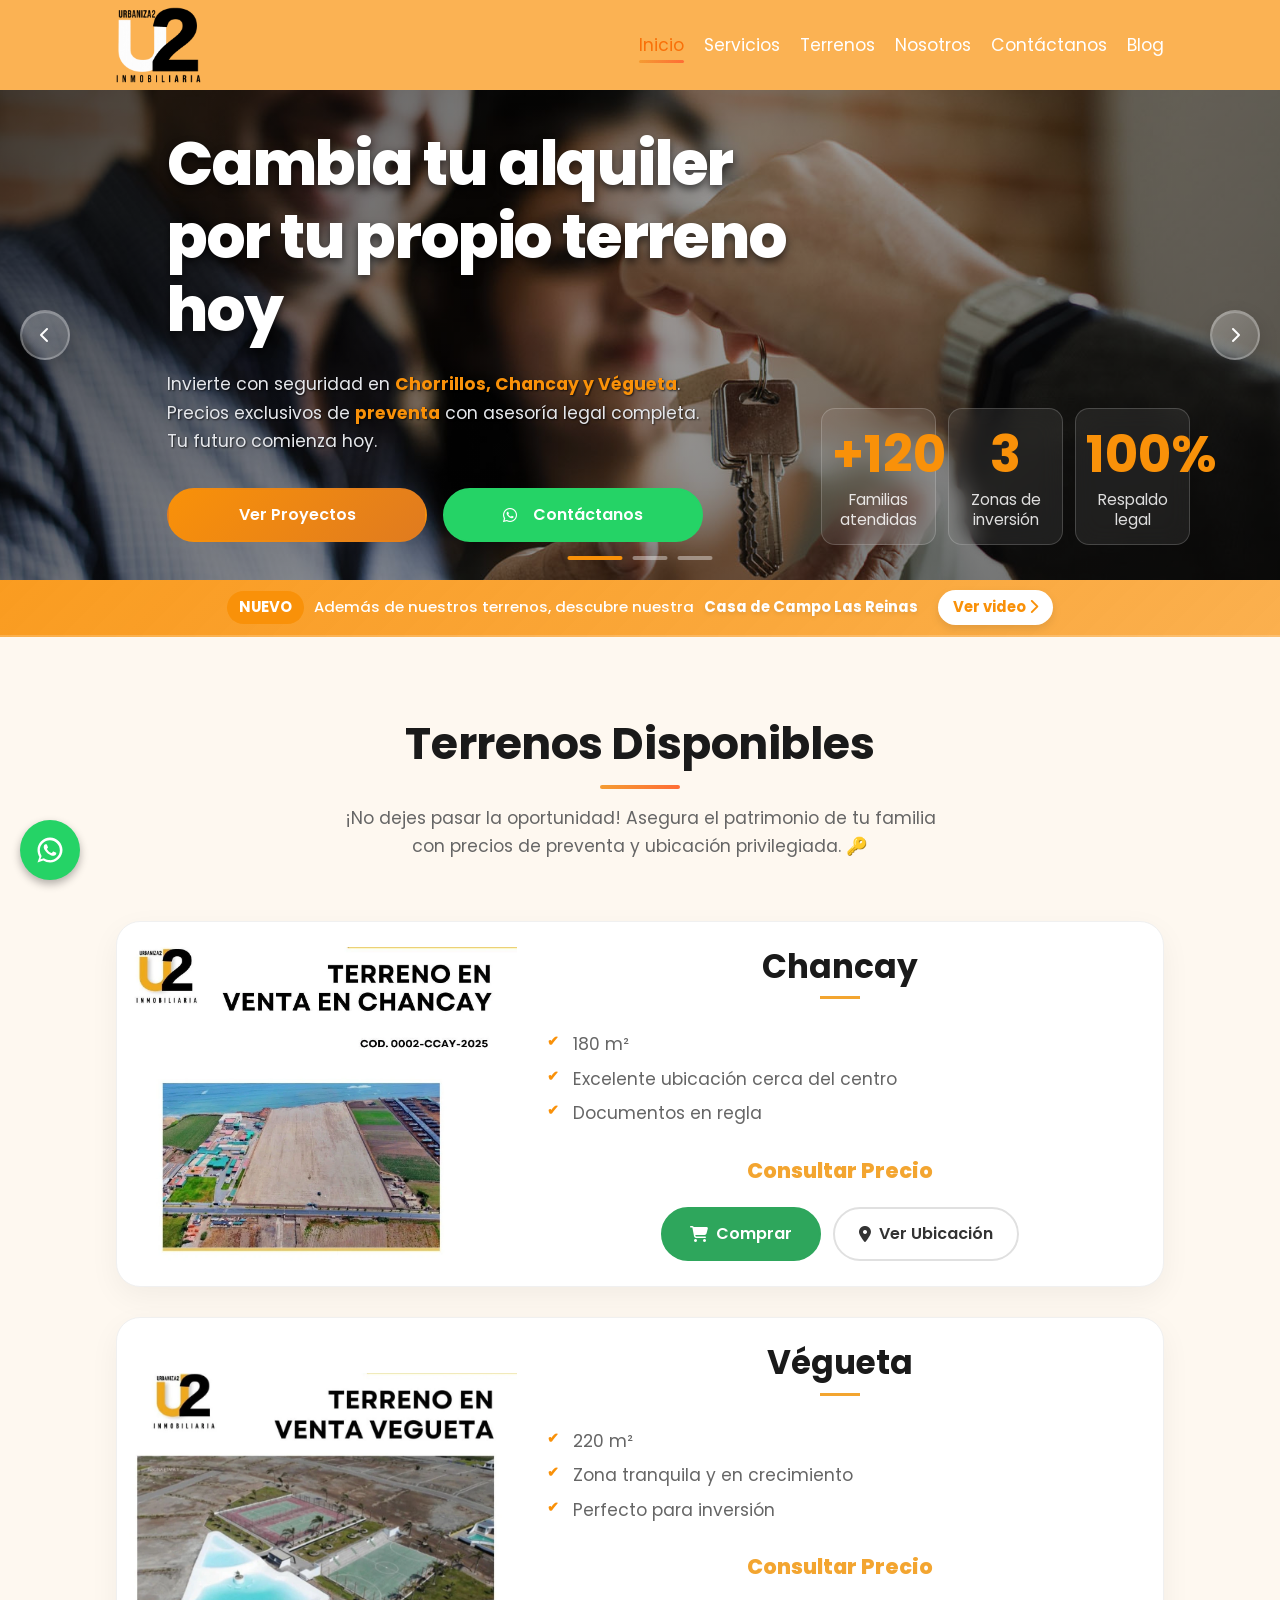
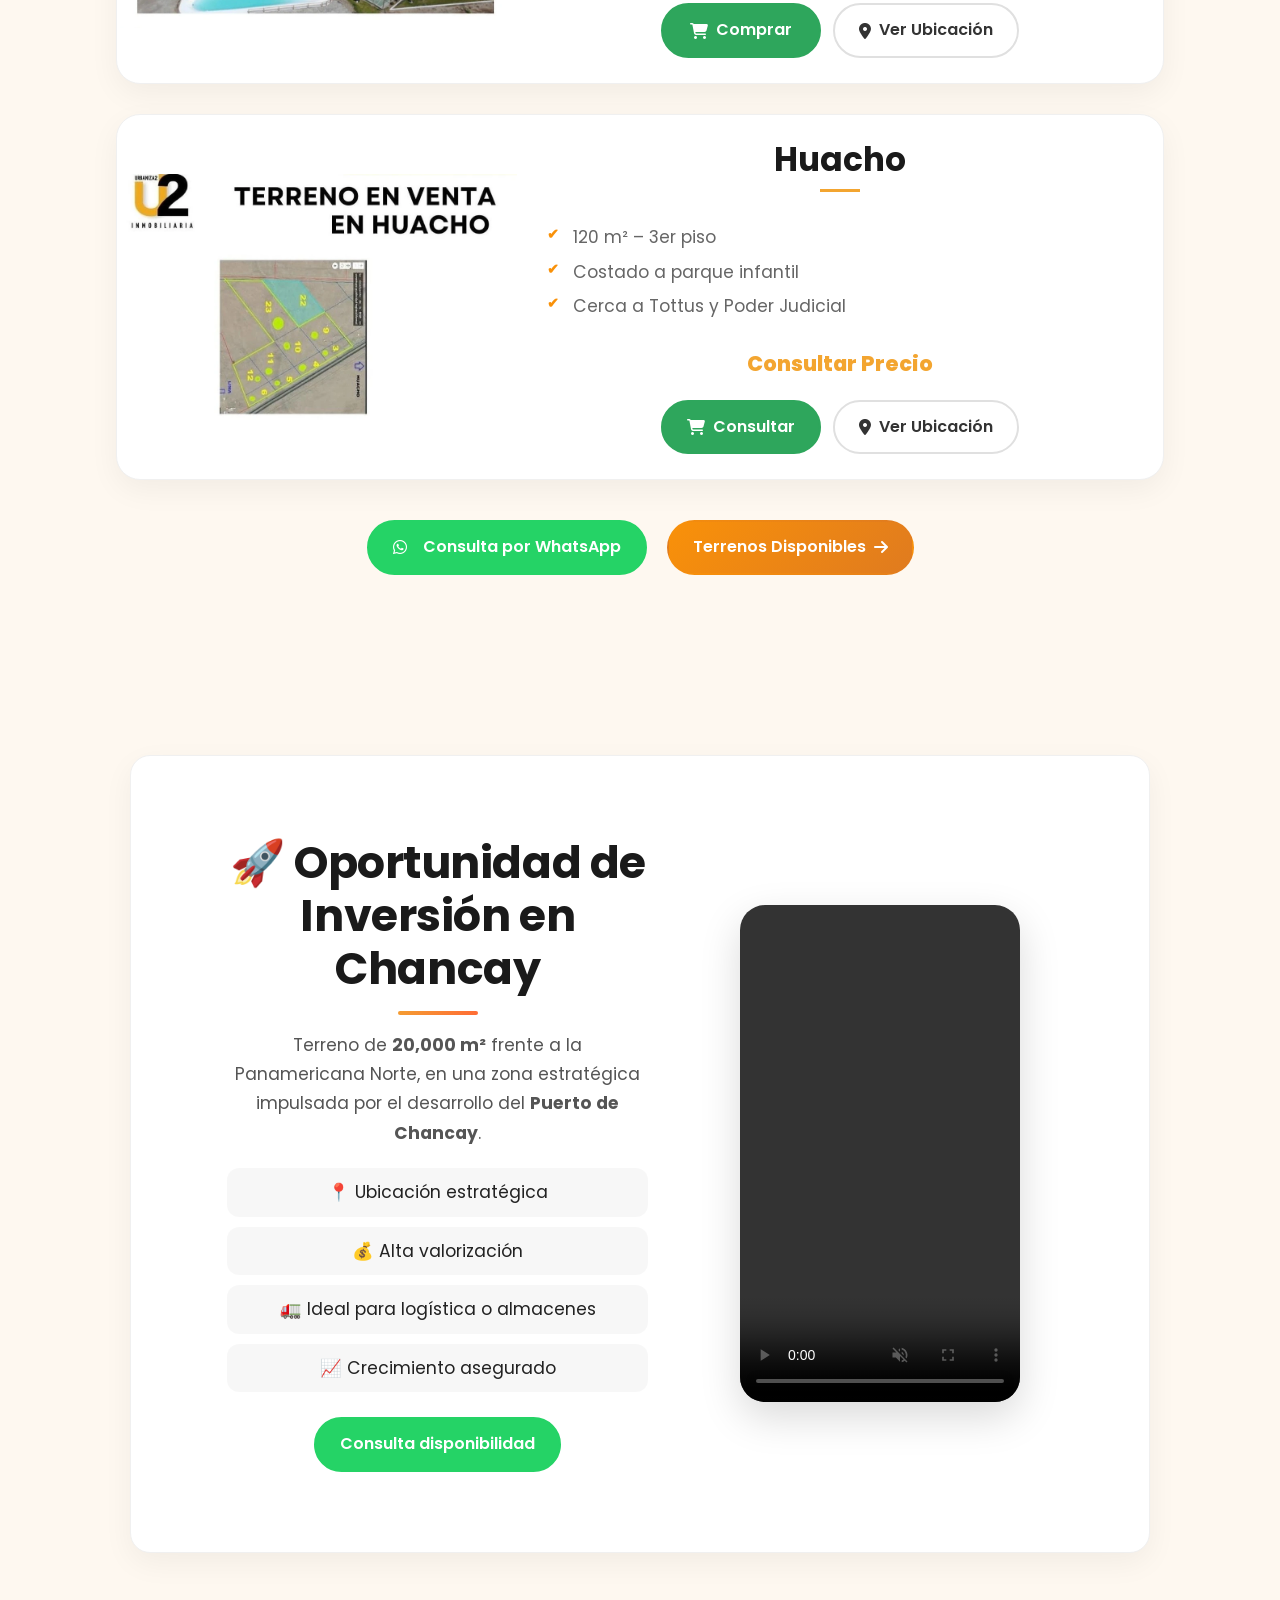
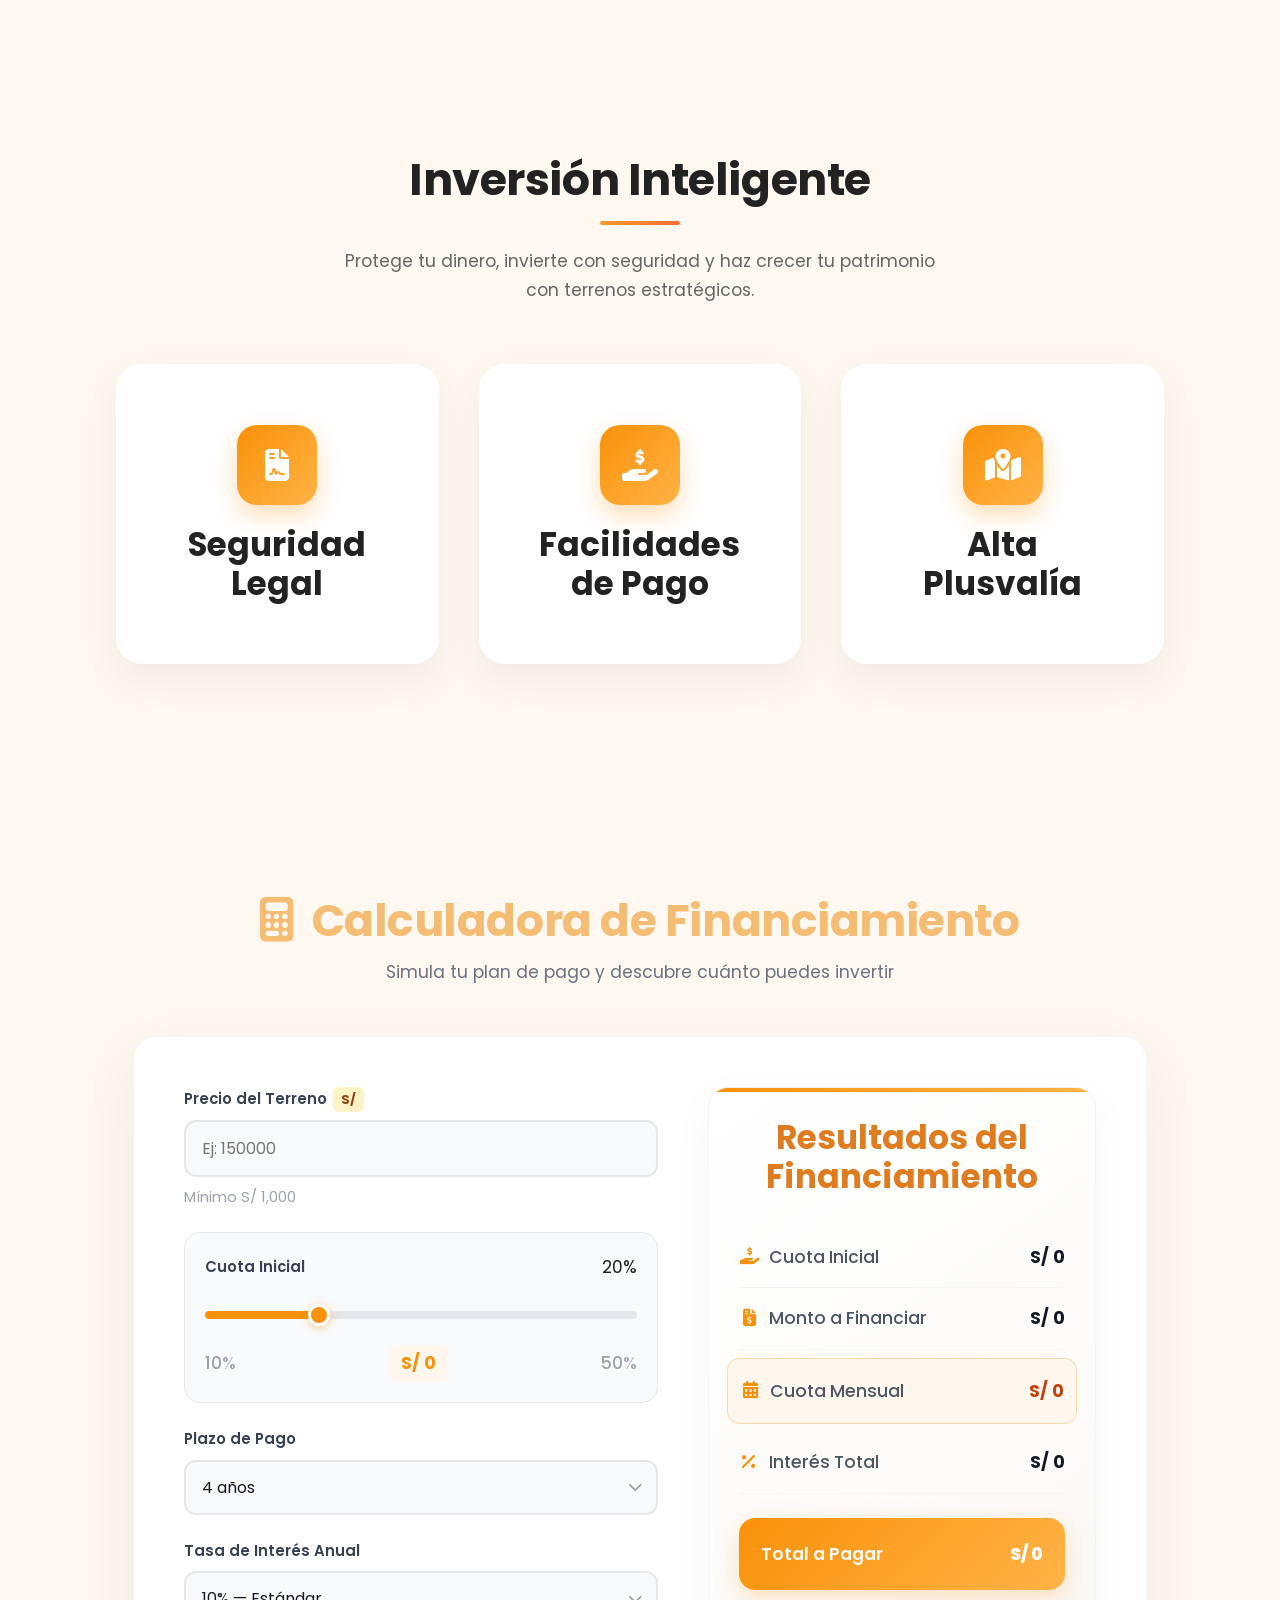
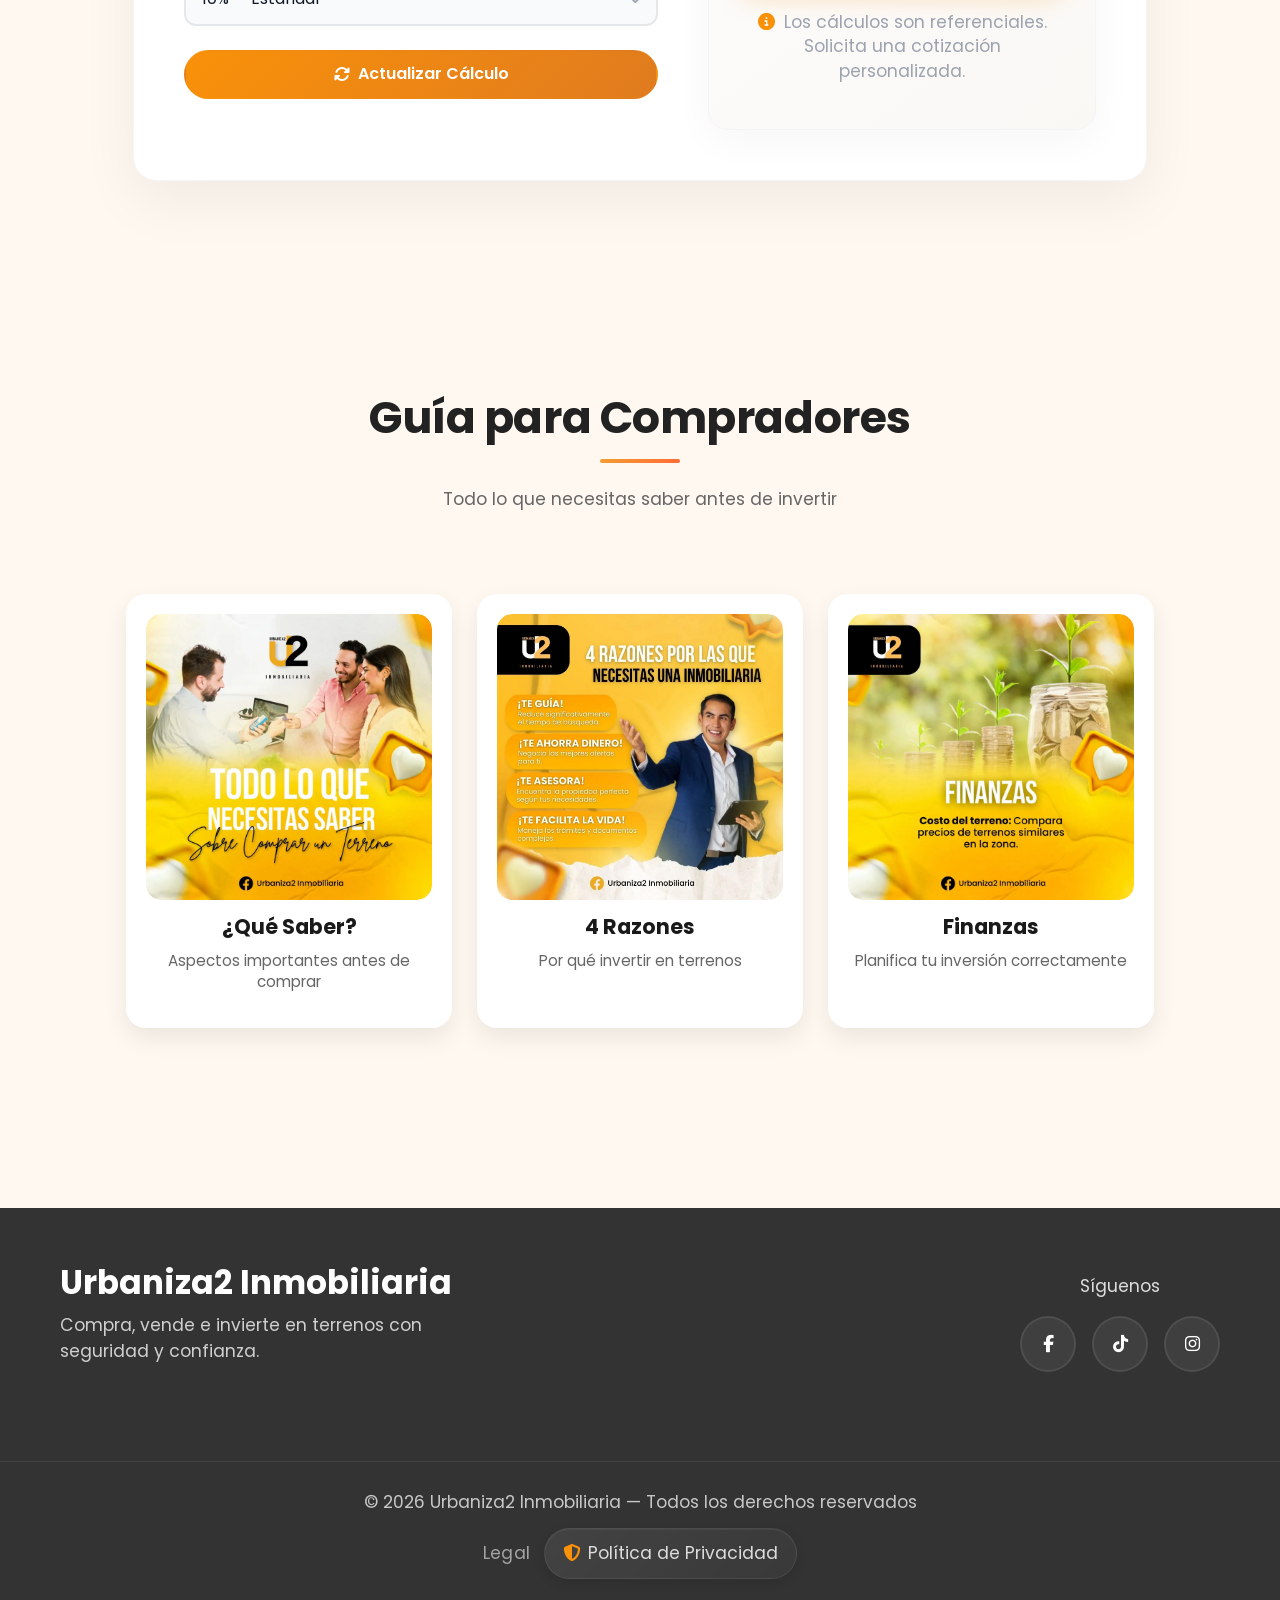
<file: index.html>
<!doctype html>
<html lang="es-PE">

<head>
  <meta charset="UTF-8">
  <meta name="viewport" content="width=device-width, initial-scale=1">

  <!-- SEO básico -->
  <title>Urbaniza2 Inmobiliaria - Tu Hogar, Tu Futuro</title>
  <meta name="description"
    content="Encuentra el terreno perfecto en Chorrillos, Chancay y Végueta. Precios accesibles, facilidades de pago y asesoría legal garantizada.">
  <meta name="robots" content="index, follow">
  <meta name="author" content="Urbaniza2 Inmobiliaria">
  <meta name="theme-color" content="#f99109">
  <meta name="format-detection" content="telephone=no">

  <!-- Favicon -->
  <link rel="icon" href="img/logos/U2.png" type="image/png">
  <link rel="apple-touch-icon" href="img/logos/U2.png">

  <!-- Vista previa al compartir en redes y WhatsApp -->
  <meta property="og:title" content="Urbaniza2 Inmobiliaria - Tu Hogar, Tu Futuro">
  <meta property="og:description" content="Encuentra el terreno perfecto con asesoría legal y facilidades de pago.">
  <meta property="og:image" content="https://urbaniza2.com/img/logos/logourbaniza2.png">
  <meta property="og:url" content="https://urbaniza2.com">
  <meta property="og:type" content="website">
  <meta property="og:locale" content="es_PE">

  <meta name="geo.region" content="PE-LIM">
  <meta name="geo.placename" content="Lima">
  <link rel="canonical" href="https://urbaniza2.com/index.html">

  <!-- Rendimiento -->
  <link rel="preconnect" href="https://fonts.googleapis.com">
  <link rel="preconnect" href="https://fonts.gstatic.com" crossorigin>
  <link rel="preconnect" href="https://cdnjs.cloudflare.com">
  <link rel="preload" as="image" href="img/banner/slider1.jpg">

  <!-- Fuentes e iconos -->
  <link href="https://fonts.googleapis.com/css2?family=Poppins:wght@300;400;500;600;700;800&display=swap"
    rel="stylesheet">
  <link rel="stylesheet" href="https://cdnjs.cloudflare.com/ajax/libs/font-awesome/6.5.0/css/all.min.css">

  <!-- Estilos -->
  <link rel="stylesheet" href="css/global/base.css">
  <link rel="stylesheet" href="css/global/animations.css">
  <link rel="stylesheet" href="css/global/layout.css">
  <link rel="stylesheet" href="css/global/tipografia.css">
  <link rel="stylesheet" href="css/global/button.css">
  <link rel="stylesheet" href="css/global/components.css">
  <link rel="stylesheet" href="css/global/decorative.css">
  <link rel="stylesheet" href="css/pages/index.css">
</head>

<body id="top" class="page-home">
  <header>
    <div class="container">
      <a href="index.html">
        <img src="img/logos/logourbaniza2.png" alt="Urbaniza2 Inmobiliaria" class="logo" height="85" loading="eager"
          decoding="async">
      </a>
      <nav aria-label="Navegación principal">
        <ul>
          <li><a href="index.html" aria-current="page">Inicio</a></li>
          <li><a href="paginas/servicios.html">Servicios</a></li>
          <li><a href="paginas/terrenos.html">Terrenos</a></li>
          <li><a href="paginas/nosotros.html">Nosotros</a></li>
          <li><a href="paginas/contacto.html">Contáctanos</a></li>
          <li><a href="paginas/blog.html">Blog</a></li>
        </ul>
      </nav>
      <button class="menu-toggle" id="menuToggle" aria-label="Abrir menú" aria-expanded="false">
        <span class="bar"></span>
        <span class="bar"></span>
        <span class="bar"></span>
      </button>
    </div>
  </header>

  <!-- HERO SLIDER -->
  <section id="inicio" class="hero-slider" aria-label="Presentación principal">
    <div class="slider-container">
      <div class="slide active">
        <img src="img/banner/slider1.jpg" alt="Obten las llaves de tu terreno" loading="eager">
        <div class="slide-overlay"></div>
      </div>

      <div class="slide">
        <img src="img/banner/slider2.jpg" alt="Firma tu contrato con urbaniza2" loading="lazy">
        <div class="slide-overlay"></div>
      </div>

      <div class="slide">
        <img src="img/banner/slider3.jpg" alt="Tu terreno en proceso" loading="lazy">
        <div class="slide-overlay"></div>
      </div>

      <div class="hero-content">
        <div class="container">
          <div class="hero-text">
            <h1 class="hero-title reveal">Cambia tu alquiler por tu propio terreno hoy</h1>
            <p class="hero-description reveal">
              Invierte con seguridad en <strong>Chorrillos, Chancay y Végueta</strong>. Precios exclusivos de
              <strong>preventa</strong> con asesoría legal completa. Tu futuro comienza hoy.
            </p>
            <div class="btn-group hero-buttons">
              <a href="paginas/terrenos.html" class="btn btn-primary reveal">Ver Proyectos</a>
              <a href="https://wa.me/51982664102" class="btn btn-secondary reveal" target="_blank"
                rel="noopener noreferrer">
                <i class="fab fa-whatsapp" aria-hidden="true"></i> Contáctanos
              </a>
            </div>

            <div class="hero-stats reveal">
              <div class="stat-card">
                <span class="stat-number">+120</span>
                <span class="stat-label">Familias atendidas</span>
              </div>

              <div class="stat-card">
                <span class="stat-number">3</span>
                <span class="stat-label">Zonas de inversión</span>
              </div>

              <div class="stat-card">
                <span class="stat-number">100%</span>
                <span class="stat-label">Respaldo legal</span>
              </div>
            </div>


          </div>
        </div>
      </div>

      <div class="slider-controls">
        <button type="button" class="slider-btn prev-btn" id="prevBtn" aria-label="Slide anterior">
          <i class="fas fa-chevron-left" aria-hidden="true"></i>
        </button>
        <button type="button" class="slider-btn next-btn" id="nextBtn" aria-label="Slide siguiente">
          <i class="fas fa-chevron-right" aria-hidden="true"></i>
        </button>
      </div>

      <div class="slider-indicators" role="group" aria-label="Indicadores del slider">
        <span class="indicator active" data-slide="0" role="button" aria-label="Ir al slide 1" tabindex="0"></span>
        <span class="indicator" data-slide="1" role="button" aria-label="Ir al slide 2" tabindex="0"></span>
        <span class="indicator" data-slide="2" role="button" aria-label="Ir al slide 3" tabindex="0"></span>
      </div>
    </div>

    <div class="hero-announcement">
      <div class="container">
        <a href="paginas/servicios.html#tiktok" class="announcement-link">
          <p class="announcement-text">
            <span class="badge">NUEVO</span>
            Además de nuestros terrenos, descubre nuestra <strong>Casa de Campo Las Reinas</strong>
            <span class="cta">Ver video <i class="fas fa-chevron-right" aria-hidden="true"></i></span>
          </p>
        </a>
      </div>
    </div>
  </section>
  <!-- FIN HERO SLIDER -->

  <main>
    <!-- TERRENOS DISPONIBLES - INDEX -->
    <section id="terrenos-disponibles" aria-labelledby="terrenos-titulo">
      <div class="container">
        <h2 id="terrenos-titulo" class="terrdis-titulo">Terrenos Disponibles</h2>

        <p class="section-subtitle">
          ¡No dejes pasar la oportunidad! Asegura el patrimonio de tu familia con precios de preventa y ubicación
          privilegiada. 🔑
        </p>

        <!-- CARD 1 — Chancay -->
        <article class="terreno-card" data-tipo="Terreno" data-ubicacion="Chancay" data-precio="95000" data-moneda="S/">
          <div class="terreno-img">
            <img src="img/terrenos/chancay1.webp" alt="Terreno en Chancay de 180 m²" width="600" height="400"
              loading="lazy" decoding="async">
          </div>
          <div class="terreno-info">
            <h3>Chancay</h3>
            <div class="linea-decorativa" aria-hidden="true"></div>
            <ul class="terreno-detalles">
              <li>180 m²</li>
              <li>Excelente ubicación cerca del centro</li>
              <li>Documentos en regla</li>
            </ul>
            <p class="precio">Consultar Precio</p>
            <div class="card-actions">
              <button class="btn-comprar" type="button" data-ubicacion="Chancay" data-precio="95000" data-area="180 m²"
                data-terreno-id="6">
                <i class="fas fa-shopping-cart" aria-hidden="true"></i> Comprar
              </button>
              <a href="javascript:void(0)" class="btn-ubicacion" data-destino="-11.5552648,-77.2746358">
                <i class="fas fa-map-marker-alt" aria-hidden="true"></i> Ver Ubicación
              </a>
            </div>
          </div>
        </article>

        <!-- CARD 2 — Végueta -->
        <article class="terreno-card" data-tipo="Terreno" data-ubicacion="Végueta" data-precio="85000" data-moneda="S/">
          <div class="terreno-img">
            <img src="img/terrenos/vegueta.webp" alt="Terreno en Végueta de 220 m²" width="600" height="400"
              loading="lazy" decoding="async">
          </div>

          <div class="terreno-info">
            <h3>Végueta</h3>
            <div class="linea-decorativa" aria-hidden="true"></div>
            <ul class="terreno-detalles">
              <li>220 m²</li>
              <li>Zona tranquila y en crecimiento</li>
              <li>Perfecto para inversión</li>
            </ul>
            <p class="precio">Consultar Precio</p>
            <div class="card-actions">
              <button class="btn-comprar" type="button" data-ubicacion="Vegueta" data-precio="85000" data-area="220 m²"
                data-terreno-id="7">
                <i class="fas fa-shopping-cart" aria-hidden="true"></i> Comprar
              </button>
              <a href="javascript:void(0)" class="btn-ubicacion" data-destino="-10.994598,-77.6302965">
                <i class="fas fa-map-marker-alt" aria-hidden="true"></i> Ver Ubicación
              </a>
            </div>
          </div>
        </article>

        <!-- CARD 3 — Huacho -->
        <article class="terreno-card" data-tipo="Departamento" data-ubicacion="Huacho" data-precio="0" data-moneda="S/">
          <div class="terreno-img">
            <img src="img/terrenos/huacho.webp" alt="Departamento en Huacho de 120 m², 3er piso" width="600"
              height="400" loading="lazy" decoding="async">
          </div>
          <div class="terreno-info">
            <h3>Huacho</h3>
            <div class="linea-decorativa" aria-hidden="true"></div>
            <ul class="terreno-detalles">
              <li>120 m² – 3er piso</li>
              <li>Costado a parque infantil</li>
              <li>Cerca a Tottus y Poder Judicial</li>
            </ul>
            <p class="precio">Consultar Precio</p>
            <div class="card-actions">
              <button class="btn-comprar" type="button" data-ubicacion="Huacho" data-precio="0" data-area="120 m²"
                data-terreno-id="8">
                <i class="fas fa-shopping-cart" aria-hidden="true"></i> Consultar
              </button>
              <a href="javascript:void(0)" class="btn-ubicacion" data-destino="-11.1091326,-77.6029019">
                <i class="fas fa-map-marker-alt" aria-hidden="true"></i> Ver Ubicación
              </a>
            </div>
          </div>
        </article>

        <div class="terrenos-footer">
          <a href="https://wa.me/51982664102?text=Hola,%20quiero%20información." class="btn btn-secondary"
            target="_blank" rel="noopener noreferrer">
            <i class="fab fa-whatsapp" aria-hidden="true"></i> Consulta por WhatsApp
          </a>
          <a href="paginas/terrenos.html" class="btn-ver-todos">
            Terrenos Disponibles <i class="fas fa-arrow-right" aria-hidden="true"></i>
          </a>
        </div>
      </div>
    </section>

    <!-- VIDEO CHANCAY -->
    <section class="reel-clean reveal" aria-labelledby="reel-titulo">
      <div class="container reel-grid">
        <div class="reel-content reveal">
          <h2 class="reel-title" id="reel-titulo">🚀 Oportunidad de Inversión en Chancay</h2>
          <p class="reel-desc">
            Terreno de <strong>20,000 m²</strong> frente a la Panamericana Norte, en una zona estratégica impulsada por
            el desarrollo del <strong>Puerto de Chancay</strong>.
          </p>

          <!-- VIDEO MOBILE -->
          <div class="reel-video reel-video-mobile reveal">
            <video controls muted loop playsinline="playsinline" preload="metadata"
              aria-label="Video del terreno en Chancay">
              <source src="video/chancay.mp4" type="video/mp4">
              Tu navegador no soporta videos HTML5.
            </video>
          </div>

          <ul class="reel-benefits">
            <li>📍 Ubicación estratégica</li>
            <li>💰 Alta valorización</li>
            <li>🚛 Ideal para logística o almacenes</li>
            <li>📈 Crecimiento asegurado</li>
          </ul>

          <div class="reel-cta reveal">
            <a href="https://wa.me/51982664102?text=Hola,%20quiero%20información." class="btn btn-secondary"
              target="_blank" rel="noopener noreferrer">
              Consulta disponibilidad
            </a>
          </div>
        </div>

        <!-- VIDEO DESKTOP -->
        <div class="reel-video reel-video-desktop reveal">
          <video controls muted loop preload="metadata" aria-label="Video del terreno en Chancay">
            <source src="video/chancay.mp4" type="video/mp4">
            Tu navegador no soporta videos HTML5.
          </video>
        </div>
      </div>
    </section>

    <!-- SERVICIOS -->
    <section id="servicios" class="services-section reveal" aria-labelledby="servicios-titulo">
      <div class="container">
        <h2 class="section-title" id="servicios-titulo">Inversión Inteligente</h2>
        <p class="section-subtitle">Protege tu dinero, invierte con seguridad y haz crecer tu patrimonio con terrenos
          estratégicos.</p>

        <div class="services-grid">
          <div class="service-card reveal">
            <div class="service-card-inner">
              <div class="service-card-front">
                <div class="service-icon"><i class="fas fa-file-contract" aria-hidden="true"></i></div>
                <h3>Seguridad Legal</h3>
              </div>
              <div class="service-card-back">
                <p>Documentos verificados, respaldo notarial y asesoría legal completa para una compra 100% segura.</p>
              </div>
            </div>
          </div>

          <div class="service-card reveal">
            <div class="service-card-inner">
              <div class="service-card-front">
                <div class="service-icon"><i class="fas fa-hand-holding-usd" aria-hidden="true"></i></div>
                <h3>Facilidades de Pago</h3>
              </div>
              <div class="service-card-back">
                <p>Planes flexibles y financiamiento directo para que inviertas sin presión económica.</p>
              </div>
            </div>
          </div>

          <div class="service-card reveal">
            <div class="service-card-inner">
              <div class="service-card-front">
                <div class="service-icon"><i class="fas fa-map-marked-alt" aria-hidden="true"></i></div>
                <h3>Alta Plusvalía</h3>
              </div>
              <div class="service-card-back">
                <p>Ubicaciones estratégicas con crecimiento urbano constante que incrementan el valor de tu inversión.
                </p>
              </div>
            </div>
          </div>
        </div>
      </div>
    </section>

    <!-- CALCULADORA DE FINANCIAMIENTO -->
    <section id="calculadora" class="calculadora-section" aria-labelledby="calc-title">
      <div class="container">
        <h2 id="calc-title" class="reveal"><i class="fas fa-calculator" aria-hidden="true"></i> Calculadora de
          Financiamiento</h2>
        <p class="reveal">Simula tu plan de pago y descubre cuánto puedes invertir</p>

        <div class="calculadora-container reveal">
          <form class="calculadora-inputs" id="form-calculadora" novalidate>
            <div class="input-group">
              <label for="precio-terreno">Precio del Terreno <span class="currency-tag">S/</span></label>
              <input type="number" id="precio-terreno" placeholder="Ej: 150000" min="1000" max="10000000" step="1000"
                required aria-describedby="precio-ayuda">
              <small id="precio-ayuda" class="input-help">Mínimo S/ 1,000</small>
            </div>

            <div class="input-group slider-group">
              <div class="slider-header">
                <label for="cuota-inicial">Cuota Inicial</label>
                <span class="calc-badge" id="cuota-porcentaje">20%</span>
              </div>
              <input type="range" id="cuota-inicial" min="10" max="50" value="20" step="5">
              <div class="slider-values">
                <span class="slider-min">10%</span>
                <output for="cuota-inicial" id="cuota-inicial-valor" class="output-highlight">S/ 0</output>
                <span class="slider-max">50%</span>
              </div>
            </div>

            <div class="input-group">
              <label for="plazo-pago">Plazo de Pago</label>
              <div class="select-wrapper">
                <select id="plazo-pago">
                  <option value="3">3 años</option>
                  <option value="4" selected>4 años</option>
                  <option value="5">5 años</option>
                  <option value="6">6 años</option>
                  <option value="7">7 años</option>
                  <option value="8">8 años</option>
                  <option value="9">9 años</option>
                  <option value="10">10 años</option>
                </select>
                <i class="fas fa-chevron-down" aria-hidden="true"></i>
              </div>
            </div>

            <div class="input-group">
              <label for="tasa-interes">Tasa de Interés Anual</label>
              <div class="select-wrapper">
                <select id="tasa-interes">
                  <option value="8">8% — Promocional</option>
                  <option value="10" selected>10% — Estándar</option>
                  <option value="12">12% — Premium</option>
                  <option value="15">15% — Especial</option>
                </select>
                <i class="fas fa-chevron-down" aria-hidden="true"></i>
              </div>
            </div>

            <button type="submit" id="btn-actualizar-calculo" class="btn-actualizar-calculo">
              <i class="fas fa-sync-alt" aria-hidden="true"></i> Actualizar Cálculo
            </button>
          </form>

          <div class="calculadora-resultados" role="region" aria-live="polite"
            aria-label="Resultados del financiamiento">
            <h3>Resultados del Financiamiento</h3>
            <div class="resultado-grid">
              <div class="resultado-item">
                <span class="resultado-label"><i class="fas fa-hand-holding-usd" aria-hidden="true"></i> Cuota
                  Inicial</span>
                <span id="cuota-inicial-resultado" class="resultado-valor">S/ 0</span>
              </div>
              <div class="resultado-item">
                <span class="resultado-label"><i class="fas fa-file-invoice-dollar" aria-hidden="true"></i> Monto a
                  Financiar</span>
                <span id="monto-financiar" class="resultado-valor">S/ 0</span>
              </div>
              <div class="resultado-item destacado">
                <span class="resultado-label"><i class="fas fa-calendar-alt" aria-hidden="true"></i> Cuota
                  Mensual</span>
                <span id="cuota-mensual" class="resultado-valor">S/ 0</span>
              </div>
              <div class="resultado-item">
                <span class="resultado-label"><i class="fas fa-percentage" aria-hidden="true"></i> Interés Total</span>
                <span id="interes-total" class="resultado-valor">S/ 0</span>
              </div>
            </div>
            <div class="resultado-item total">
              <span class="resultado-label">Total a Pagar</span>
              <span id="total-pagar" class="resultado-valor">S/ 0</span>
            </div>
            <p class="resultado-nota"><i class="fas fa-info-circle" aria-hidden="true"></i> Los cálculos son
              referenciales. Solicita una cotización personalizada.</p>
          </div>
        </div>
      </div>
    </section>

    <!-- GUÍA PARA COMPRADORES -->
    <section id="guia" class="info-section reveal" aria-labelledby="guia-titulo">
      <div class="container">
        <h2 class="section-title" id="guia-titulo">Guía para Compradores</h2>
        <p class="section-subtitle">Todo lo que necesitas saber antes de invertir</p>

        <div class="guia-scroll">
          <div class="guia-card" data-caption="¿Qué Saber? — Aspectos importantes antes de comprar">
            <div class="guia-img-wrap">
              <img src="img/guiaparacompradores/saber.webp" alt="¿Qué saber antes de comprar un terreno?"
                loading="lazy">
            </div>
            <h3>¿Qué Saber?</h3>
            <p>Aspectos importantes antes de comprar</p>
          </div>
          <div class="guia-card" data-caption="4 Razones — Por qué invertir en terrenos">
            <div class="guia-img-wrap">
              <img src="img/guiaparacompradores/4razones.webp" alt="4 razones para invertir en terrenos" loading="lazy">
            </div>
            <h3>4 Razones</h3>
            <p>Por qué invertir en terrenos</p>
          </div>
          <div class="guia-card" data-caption="Finanzas — Planifica tu inversión correctamente">
            <div class="guia-img-wrap">
              <img src="img/guiaparacompradores/finanzas.webp" alt="Planificación financiera para inversión en terrenos"
                loading="lazy">
            </div>
            <h3>Finanzas</h3>
            <p>Planifica tu inversión correctamente</p>
          </div>
        </div>
      </div>
    </section>

    <!-- MODAL (una sola vez en el body) - Corregido: src no vacío -->
    <div class="guia-modal" id="guiaModal" onclick="closeGuiaZoom(event)">
      <div class="guia-modal-caption" id="guiaModalCaption"></div>
    </div>
  </main>

  <!-- MODAL FORMULARIO COMPRA -->
  <div id="modal-compra" class="modal-compra" role="dialog" aria-modal="true" aria-labelledby="modal-compra-titulo"
    hidden>
    <div class="modal-compra-content">
      <div class="modal-compra-header">
        <h2 id="modal-compra-titulo">Formulario de Compra</h2>
        <button type="button" class="close-compra" aria-label="Cerrar formulario">✕</button>
      </div>

      <div class="modal-compra-body">
        <div class="terreno-seleccionado">
          <h3>Terreno seleccionado</h3>
          <div class="terreno-info">
            <p><strong>Ubicación:</strong> <span id="info-ubicacion">-</span></p>
            <p><strong>Área:</strong> <span id="info-area">-</span></p>
          </div>
        </div>

        <form class="form-compra" novalidate>
          <div class="form-grid">
            <div class="form-group">
              <label for="compra-nombre">Nombre</label>
              <input type="text" id="compra-nombre" name="nombre" required autocomplete="given-name">
            </div>
            <div class="form-group">
              <label for="compra-telefono">Teléfono</label>
              <input type="tel" id="compra-telefono" name="telefono" required autocomplete="tel">
            </div>
            <div class="form-group full-width">
              <label for="compra-mensaje">Mensaje</label>
              <textarea id="compra-mensaje" name="mensaje" rows="3"></textarea>
            </div>
          </div>

          <div class="form-actions">
            <button type="button" class="btn-cancelar">Cancelar</button>
            <button type="submit" class="btn-enviar-compra">Enviar</button>
          </div>
        </form>
      </div>
    </div>
  </div>

  <!-- SCROLL TOP -->
  <a class="scrollToHome" href="#top" aria-label="Volver al inicio de la página">
    <i class="fa fa-angle-up" aria-hidden="true"></i>
  </a>

  <!-- FOOTER -->
  <footer class="footer">
    <div class="footer-container">
      <div class="footer-brand">
        <h3>Urbaniza2 Inmobiliaria</h3>
        <p>Compra, vende e invierte en terrenos con seguridad y confianza.</p>
      </div>

      <div class="footer-social">
        <span>Síguenos</span>
        <div class="redes-sociales">
          <a href="https://www.facebook.com/urbaniza2inmobiliaria?mibextid=ZbWKwL" target="_blank"
            rel="noopener noreferrer" aria-label="Facebook de Urbaniza2">
            <i class="fab fa-facebook-f" aria-hidden="true"></i>
          </a>
          <a href="https://www.tiktok.com/@urbaniza2inmobiliaria" target="_blank" rel="noopener noreferrer"
            aria-label="TikTok de Urbaniza2">
            <i class="fab fa-tiktok" aria-hidden="true"></i>
          </a>
          <a href="https://www.instagram.com/urbaniza2.inm" target="_blank" rel="noopener noreferrer"
            aria-label="Instagram de Urbaniza2">
            <i class="fab fa-instagram" aria-hidden="true"></i>
          </a>
        </div>
      </div>
    </div>

    <!-- FOOTER BOTTOM -->
    <div class="footer-bottom">
      <p>© 2026 Urbaniza2 Inmobiliaria — Todos los derechos reservados</p>
      <div class="footer-legal-links">
        <span class="legal-title">Legal</span>
        <a href="paginas/privacidad.html" class="footer-privacy">
          <i class="fas fa-shield-alt"></i> Política de Privacidad
        </a>
      </div>
    </div>
  </footer>

  <!-- WhatsApp flotante -->
  <a href="https://wa.me/51982664102" class="whatsapp-float" target="_blank" rel="noopener noreferrer"
    title="Chatea con nosotros por WhatsApp" aria-label="Abrir WhatsApp">
    <svg xmlns="http://www.w3.org/2000/svg" width="30" height="30" fill="#fff" viewBox="0 0 24 24" aria-hidden="true">
      <path
        d="M12.004 2.002C6.475 2.002 2 6.477 2 12.007c0 1.994.522 3.853 1.516 5.513L2 22l4.605-1.505A9.944 9.944 0 0012.004 22c5.528 0 10.002-4.475 10.002-9.993 0-5.53-4.474-10.005-10.002-10.005zm.007 18.002c-1.612 0-3.185-.437-4.564-1.263l-.328-.195-2.733.893.9-2.66-.212-.34a7.935 7.935 0 01-1.2-4.177c0-4.415 3.59-8.006 8.004-8.006 4.415 0 8.004 3.59 8.004 8.006 0 4.413-3.59 7.992-8.004 7.992zm4.507-5.994c-.246-.123-1.457-.72-1.683-.8-.226-.08-.392-.123-.558.124-.165.246-.64.8-.785.965-.145.165-.29.185-.536.062-.246-.123-1.04-.383-1.98-1.22-.732-.652-1.226-1.46-1.37-1.705-.145-.247-.015-.38.109-.502.112-.111.246-.29.37-.435.124-.144.165-.247.248-.412.083-.165.042-.31-.02-.435-.062-.123-.558-1.35-.764-1.845-.202-.485-.407-.42-.558-.427-.145-.006-.31-.007-.476-.007-.165 0-.435.062-.663.31-.227.248-.866.845-.866 2.06 0 1.215.886 2.39 1.008 2.554.124.165 1.742 2.658 4.225 3.724.59.254 1.05.405 1.408.519.592.188 1.132.162 1.56.098.476-.07 1.457-.595 1.663-1.173.205-.577.205-1.07.145-1.173-.062-.104-.227-.165-.476-.288z" />
    </svg>
  </a>

  <script src="js/main.js" defer></script>
  <script src="js/slider.js" defer></script>
  <script src="js/terreno.js" defer></script>
  <script src="js/ubicacion.js" defer></script>
  <script src="js/formulario.js" defer></script>
</body>

</html>
</file>
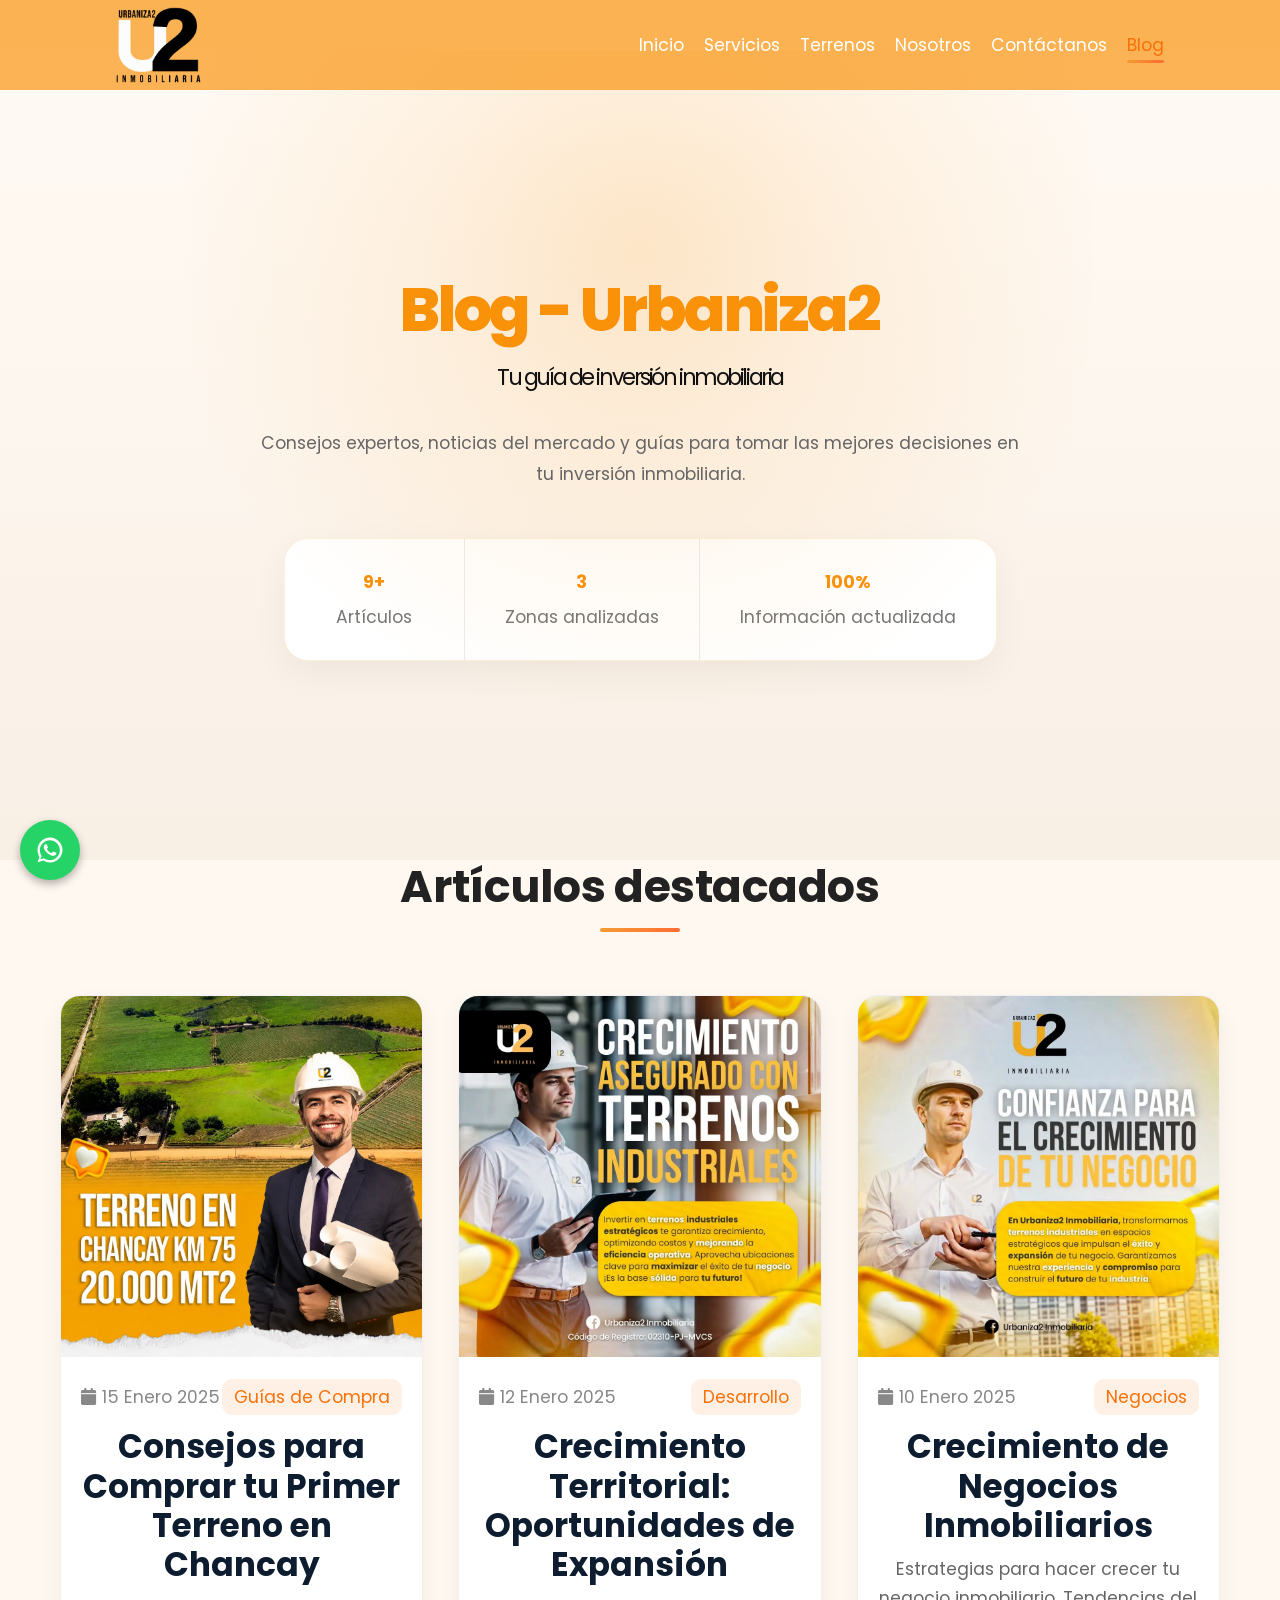
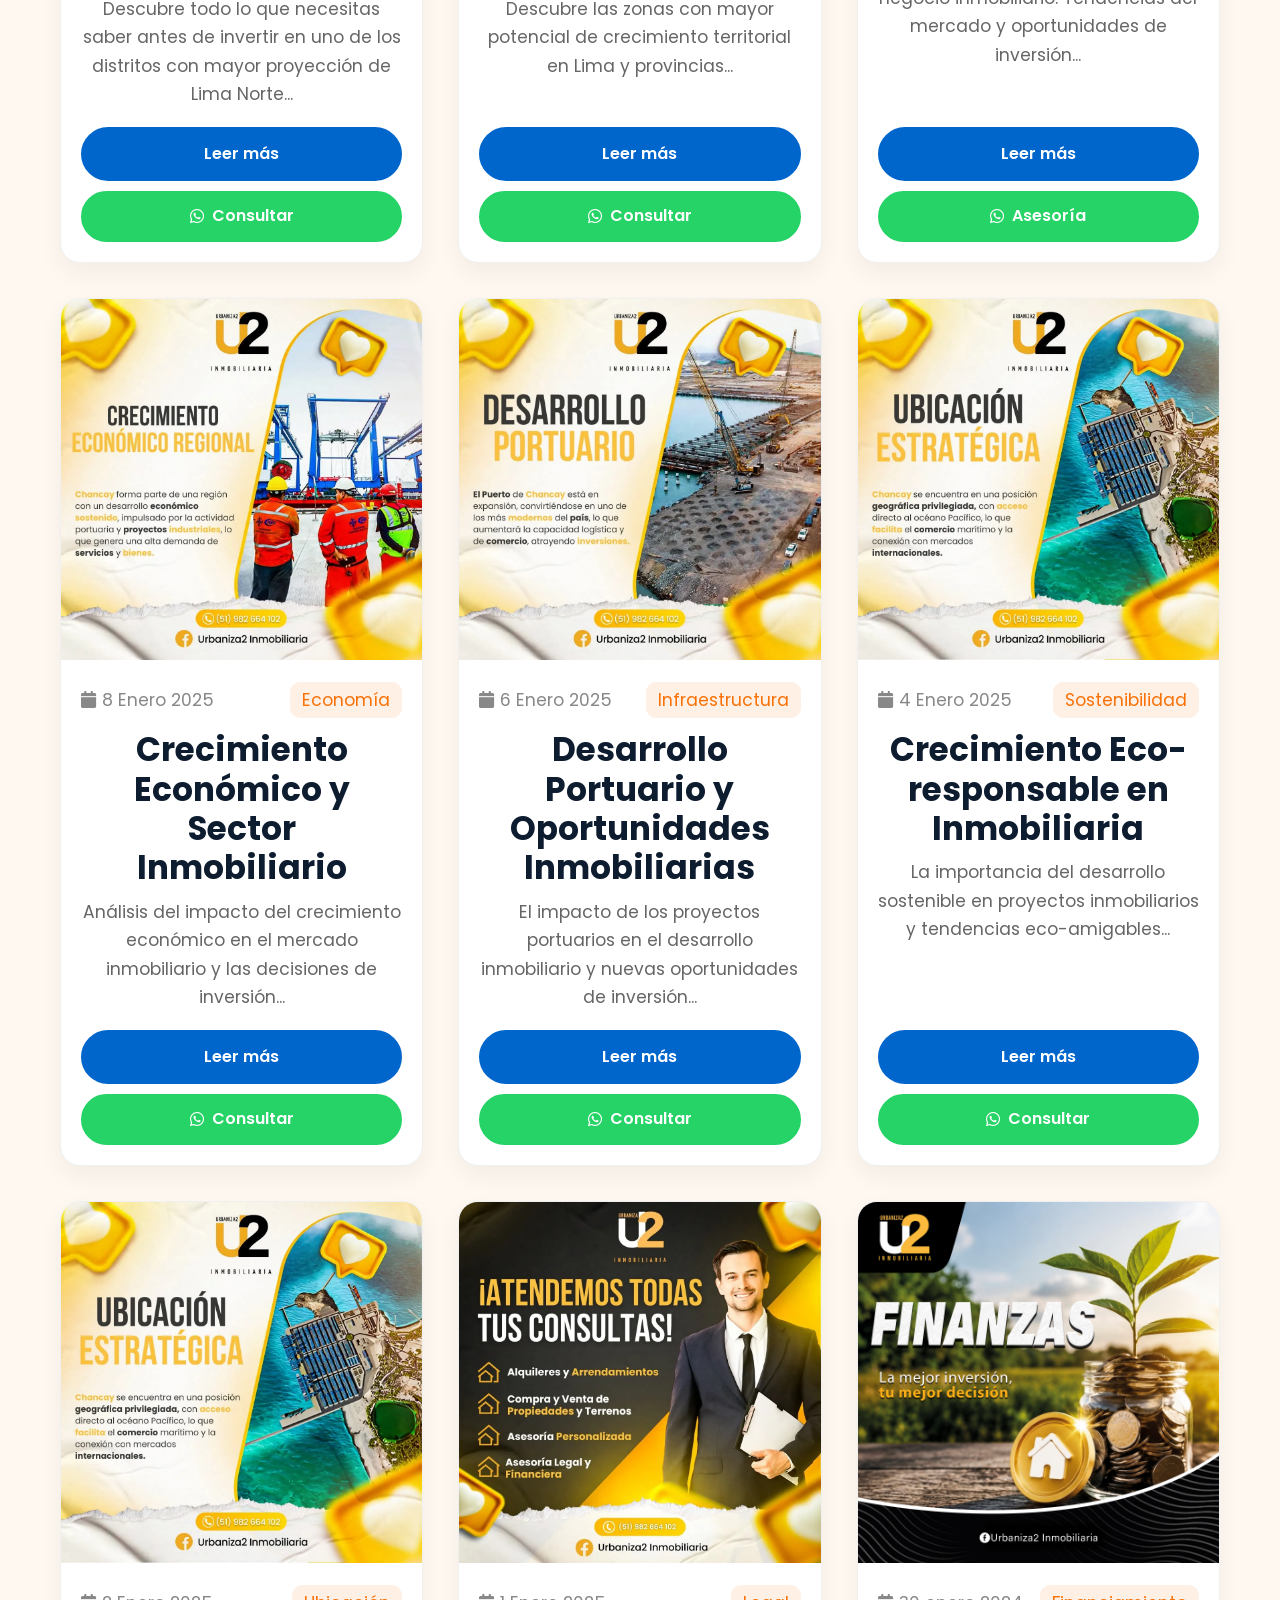
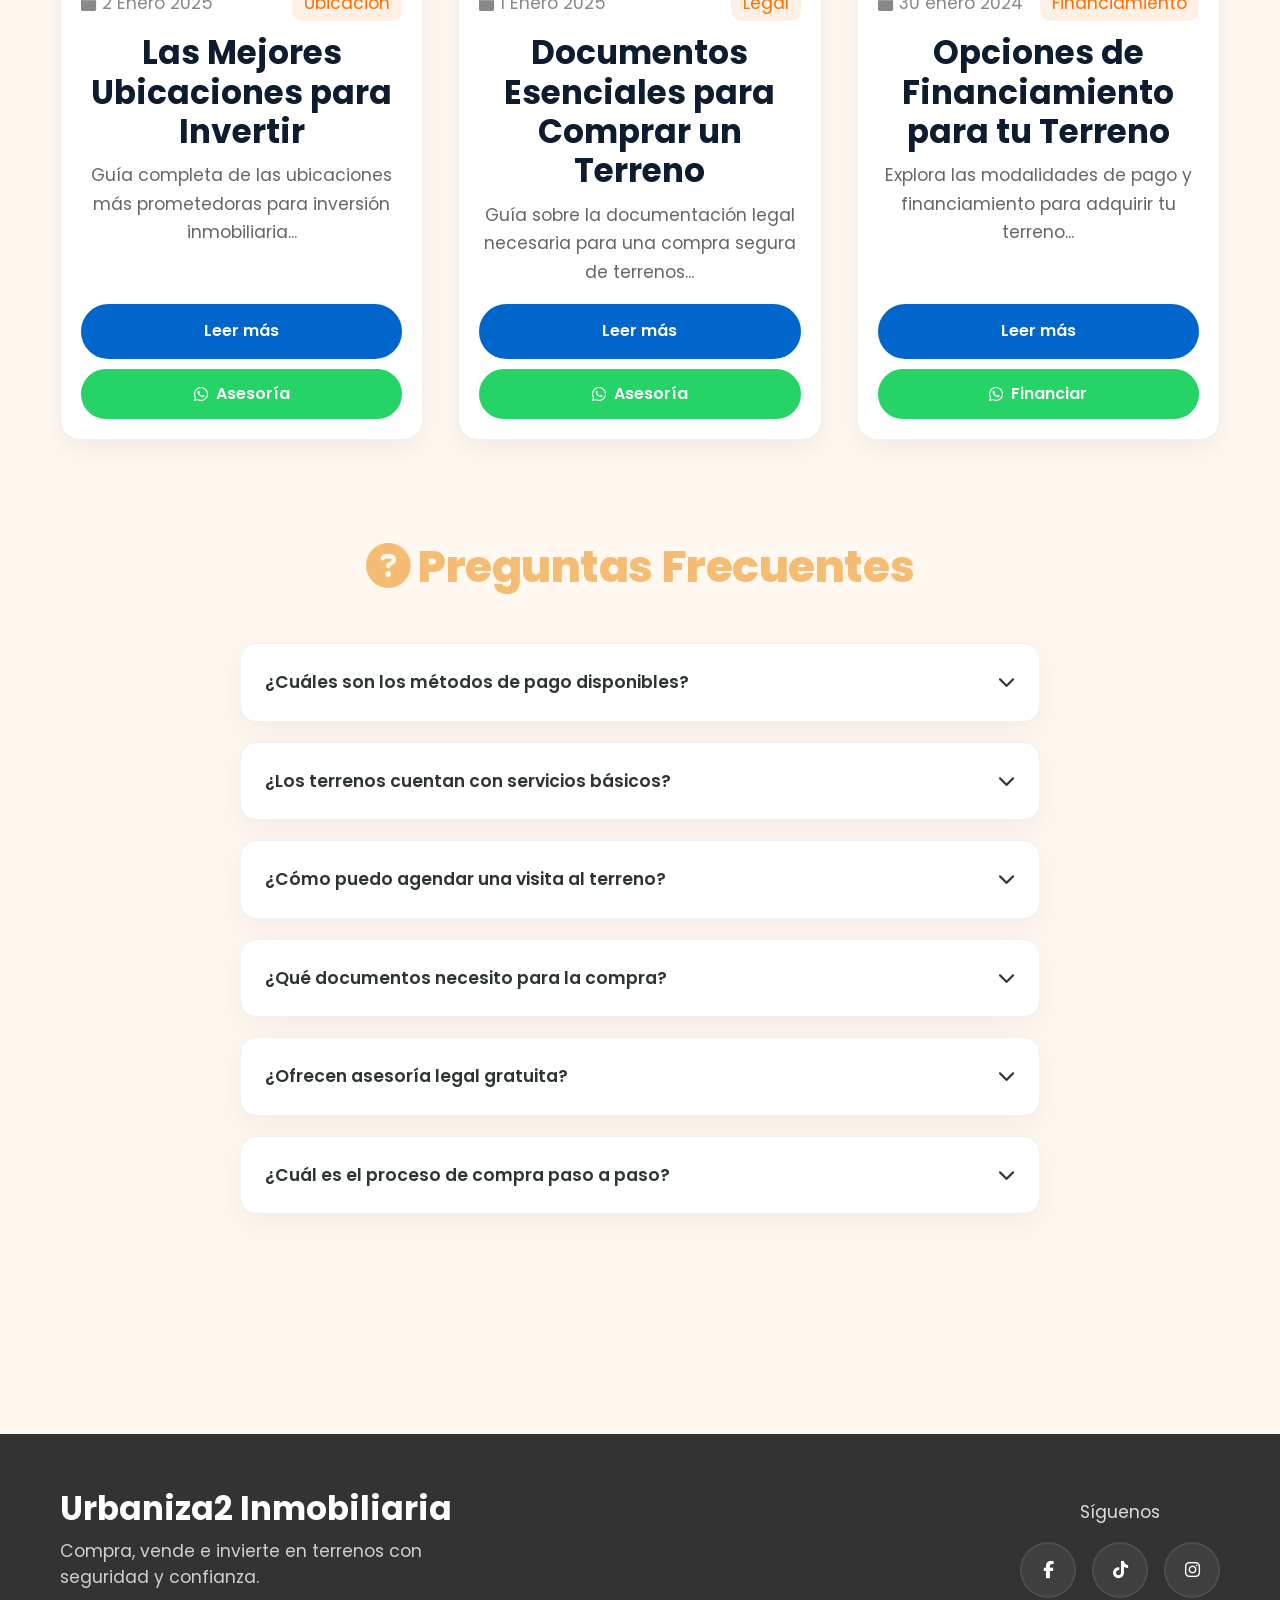
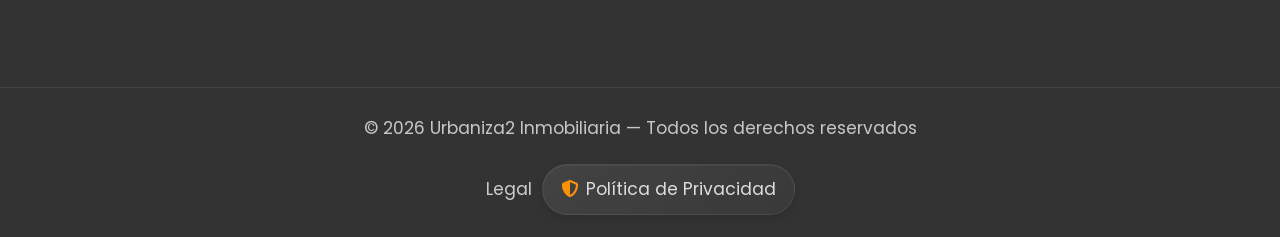
<file: paginas/blog.html>
<!--blog.html-->

<!doctype html>
<html lang="es-PE">

<head>
  <meta charset="UTF-8">
  <meta name="viewport" content="width=device-width, initial-scale=1">

  <!-- SEO básico -->
  <title>Blog Inmobiliario | Consejos y Noticias - Urbaniza2 Perú</title>
  <meta name="description"
    content="Descubre consejos expertos sobre compra de terrenos, inversión inmobiliaria y las mejores oportunidades en Chorrillos, Chancay y Végueta.">
  <meta name="robots" content="index, follow">
  <meta name="author" content="Urbaniza2 Inmobiliaria">
  <meta name="theme-color" content="#f99109">
  <meta name="format-detection" content="telephone=no">

  <!-- Favicon -->
  <link rel="icon" href="../img/logos/U2.png" type="image/png">
  <link rel="apple-touch-icon" href="../img/logos/U2.png">

  <!-- Vista previa al compartir en redes y WhatsApp -->
  <meta property="og:title" content="Blog Inmobiliario | Urbaniza2 Perú">
  <meta property="og:description"
    content="Consejos sobre compra de terrenos, inversión inmobiliaria y oportunidades en Chancay, Végueta y Chorrillos.">
  <meta property="og:image" content="https://urbaniza2.com/img/blog/chancay.webp">
  <meta property="og:url" content="https://urbaniza2.com/paginas/blog.html">
  <meta property="og:type" content="website">
  <meta property="og:locale" content="es_PE">
  <meta name="geo.region" content="PE-LIM">
  <meta name="geo.placename" content="Lima">
  <link rel="canonical" href="https://urbaniza2.com/paginas/blog.html">

  <!-- Rendimiento -->
  <link rel="preconnect" href="https://fonts.googleapis.com">
  <link rel="preconnect" href="https://fonts.gstatic.com" crossorigin>
  <link rel="preconnect" href="https://cdnjs.cloudflare.com">

  <!-- Fuentes e iconos -->
  <link href="https://fonts.googleapis.com/css2?family=Poppins:wght@300;400;500;600;700;800&display=swap"
    rel="stylesheet">
  <link rel="stylesheet" href="https://cdnjs.cloudflare.com/ajax/libs/font-awesome/6.5.0/css/all.min.css">

  <!-- Estilos -->
  <link rel="stylesheet" href="../css/global/base.css">
  <link rel="stylesheet" href="../css/global/animations.css">
  <link rel="stylesheet" href="../css/global/layout.css">
  <link rel="stylesheet" href="../css/global/tipografia.css">
  <link rel="stylesheet" href="../css/global/button.css">
  <link rel="stylesheet" href="../css/global/components.css">
  <link rel="stylesheet" href="../css/global/decorative.css">
  <link rel="stylesheet" href="../css/pages/blog.css">
</head>

<body class="blog">
  <div id="top"></div>
  <header>
    <div class="container">
      <a href="../index.html"><img src="../img/logos/logourbaniza2.png" alt="Logo de Urbaniza2 Inmobiliaria"
          class="logo"></a>
      <nav>
        <ul>
          <li><a href="../index.html">Inicio</a></li>
          <li><a href="servicios.html">Servicios</a></li>
          <li><a href="terrenos.html">Terrenos</a></li>
          <li><a href="nosotros.html">Nosotros</a></li>
          <li><a href="contacto.html">Contáctanos</a></li>
          <li><a href="blog.html" aria-current="page">Blog</a></li>
        </ul>
      </nav>
      <div class="menu-toggle" id="menuToggle">
        <span class="bar"></span>
        <span class="bar"></span>
        <span class="bar"></span>
      </div>
    </div>
  </header>

  <!-- Sección Blog -->
  <section id="inicio" class="blog-section">
    <div class="blog-hero">


      <h1 class="blog-hero__title">
        Blog - Urbaniza2
        <span>Tu guía de inversión inmobiliaria</span>
      </h1>

      <p class="blog-hero__desc">
        Consejos expertos, noticias del mercado y guías para tomar las mejores decisiones en tu inversión inmobiliaria.
      </p>

      <div class="blog-hero__stats">
        <div>
          <strong>9+</strong>
          <span>Artículos</span>
        </div>

        <div>
          <strong>3</strong>
          <span>Zonas analizadas</span>
        </div>

        <div>
          <strong>100%</strong>
          <span>Información actualizada</span>
        </div>
      </div>
    </div>

    <h2 class="art-title reveal">Artículos destacados</h2>

    <div id="articulos" class="blog-container">
      <!-- Tarjeta 1 -->
      <div class="blog-card reveal">
        <img src="../img/blog/chancayblog.webp" alt="Terrenos en venta en Chancay" loading="lazy">
        <div class="card-content">
          <div class="card-meta">
            <span class="date"><i class="fas fa-calendar"></i> 15 Enero 2025</span>
            <span class="category">Guías de Compra</span>
          </div>
          <h3>Consejos para Comprar tu Primer Terreno en Chancay</h3>
          <p>
            Descubre todo lo que necesitas saber antes de invertir en uno de
            los distritos con mayor proyección de Lima Norte...
          </p>
          <div class="card-actions">
            <!-- Cambiado href a javascript:void(0) -->
            <a href="#" class="btn-read" onclick="openArticleModal('article1'); return false;">Leer más</a>
            <a href="https://wa.me/51982664102?text=Hola,%20me%20interesa%20información%20sobre%20terrenos%20en%20Chancay"
              target="_blank" rel="noopener noreferrer" class="btn btn-secondary">
              <i class="fab fa-whatsapp"></i> Consultar
            </a>
          </div>
        </div>
      </div>

      <!-- Tarjeta 2 -->
      <div class="blog-card reveal">
        <img src="../img/blog/crecimientoter.webp" alt="Crecimiento territorial e inversión inmobiliaria"
          loading="lazy">
        <div class="card-content">
          <div class="card-meta">
            <span class="date"><i class="fas fa-calendar"></i> 12 Enero 2025</span>
            <span class="category">Desarrollo</span>
          </div>
          <h3>Crecimiento Territorial: Oportunidades de Expansión</h3>
          <p>
            Descubre las zonas con mayor potencial de crecimiento territorial
            en Lima y provincias...
          </p>

          <div class="card-actions">
            <a href="#" class="btn-read" onclick="openArticleModal('article2'); return false;">Leer más</a>
            <a href="https://wa.me/51982664102?text=Hola,%20me%20interesa%20información%20sobre%20crecimiento%20territorial"
              target="_blank" rel="noopener noreferrer" class="btn btn-secondary">
              <i class="fab fa-whatsapp"></i> Consultar
            </a>
          </div>
        </div>
      </div>

      <!-- Tarjeta 3 -->
      <div class="blog-card reveal">
        <img src="../img/blog/crecimientoneg.webp" alt="Negocios inmobiliarios en Perú" loading="lazy">
        <div class="card-content">
          <div class="card-meta">
            <span class="date"><i class="fas fa-calendar"></i> 10 Enero 2025</span>
            <span class="category">Negocios</span>
          </div>
          <h3>Crecimiento de Negocios Inmobiliarios</h3>
          <p>
            Estrategias para hacer crecer tu negocio inmobiliario.
            Tendencias del mercado y oportunidades de inversión...
          </p>

          <div class="card-actions">
            <a href="#" class="btn-read" onclick="openArticleModal('article3'); return false;">Leer más</a>
            <a href="https://wa.me/51982664102?text=Necesito%20información%20sobre%20negocios%20inmobiliarios"
              target="_blank" rel="noopener noreferrer" class="btn btn-secondary">
              <i class="fab fa-whatsapp"></i> Asesoría
            </a>
          </div>
        </div>
      </div>

      <!-- Tarjeta 4 -->
      <div class="blog-card reveal">
        <img src="../img/blog/crecimientoecore.webp" alt="Crecimiento económico y sector inmobiliario" loading="lazy">
        <div class="card-content">
          <div class="card-meta">
            <span class="date"><i class="fas fa-calendar"></i> 8 Enero 2025</span>
            <span class="category">Economía</span>
          </div>
          <h3>Crecimiento Económico y Sector Inmobiliario</h3>
          <p>
            Análisis del impacto del crecimiento económico en el mercado
            inmobiliario y las decisiones de inversión...
          </p>
          <div class="card-actions">
            <a href="#" class="btn-read" onclick="openArticleModal('article4'); return false;">Leer más</a>
            <a href="https://wa.me/51982664102?text=Quiero%20información%20sobre%20análisis%20económico%20inmobiliario"
              target="_blank" rel="noopener noreferrer" class="btn btn-secondary">
              <i class="fab fa-whatsapp"></i> Consultar
            </a>
          </div>
        </div>
      </div>

      <!-- Tarjeta 5 -->
      <div class="blog-card reveal">
        <img src="../img/blog/desarrollopor.webp" alt="Desarrollo portuario y oportunidades inmobiliarias"
          loading="lazy">
        <div class="card-content">
          <div class="card-meta">
            <span class="date"><i class="fas fa-calendar"></i> 6 Enero 2025</span>
            <span class="category">Infraestructura</span>
          </div>
          <h3>Desarrollo Portuario y Oportunidades Inmobiliarias</h3>
          <p>
            El impacto de los proyectos portuarios en el desarrollo
            inmobiliario y nuevas oportunidades de inversión...
          </p>

          <div class="card-actions">
            <a href="#" class="btn-read" onclick="openArticleModal('article5'); return false;">Leer más</a>
            <a href="https://wa.me/51982664102?text=Me%20interesa%20información%20sobre%20desarrollo%20portuario"
              target="_blank" rel="noopener noreferrer" class="btn btn-secondary">
              <i class="fab fa-whatsapp"></i> Consultar
            </a>
          </div>
        </div>
      </div>

      <!-- Tarjeta 6 -->
      <div class="blog-card reveal">
        <img src="../img/blog/ubicaciones.webp" alt="Mejores ubicaciones para invertir en terrenos" loading="lazy">
        <div class="card-content">
          <div class="card-meta">
            <span class="date"><i class="fas fa-calendar"></i> 4 Enero 2025</span>
            <span class="category">Sostenibilidad</span>
          </div>
          <h3>Crecimiento Eco-responsable en Inmobiliaria</h3>
          <p>
            La importancia del desarrollo sostenible en proyectos
            inmobiliarios y tendencias eco-amigables...
          </p>
          <div class="card-actions">
            <a href="#" class="btn-read" onclick="openArticleModal('article6'); return false;">Leer más</a>
            <a href="https://wa.me/51982664102?text=Quiero%20información%20sobre%20desarrollo%20sostenible"
              target="_blank" rel="noopener noreferrer" class="btn btn-secondary">
              <i class="fab fa-whatsapp"></i> Consultar
            </a>
          </div>
        </div>
      </div>

      <!-- Tarjeta 7 -->
      <div class="blog-card reveal">
        <img src="../img/blog/ubicaciones.webp" alt="Mejores ubicaciones para invertir en terrenos" loading="lazy">
        <div class="card-content">
          <div class="card-meta">
            <span class="date"><i class="fas fa-calendar"></i> 2 Enero 2025</span>
            <span class="category">Ubicación</span>
          </div>
          <h3>Las Mejores Ubicaciones para Invertir</h3>
          <p>
            Guía completa de las ubicaciones más prometedoras para inversión
            inmobiliaria...
          </p>
          <div class="card-actions">
            <a href="#" class="btn-read" onclick="openArticleModal('article7'); return false;">Leer más</a>
            <a href="https://wa.me/51982664102?text=Necesito%20asesoría%20sobre%20mejores%20ubicaciones" target="_blank"
              rel="noopener noreferrer" class="btn btn-secondary">
              <i class="fab fa-whatsapp"></i> Asesoría
            </a>
          </div>
        </div>
      </div>

      <!-- Tarjeta 8 -->
      <div class="blog-card reveal">
        <img src="../img/blog/consultas.webp" alt="Documentos legales para comprar terrenos" loading="lazy">
        <div class="card-content">
          <div class="card-meta">
            <span class="date"><i class="fas fa-calendar"></i> 1 Enero 2025</span>
            <span class="category">Legal</span>
          </div>
          <h3>Documentos Esenciales para Comprar un Terreno</h3>
          <p>
            Guía sobre la documentación legal necesaria para una compra
            segura de terrenos...
          </p>
          <div class="card-actions">
            <a href="#" class="btn-read" onclick="openArticleModal('article8'); return false;">Leer más</a>
            <a href="https://wa.me/51982664102?text=Necesito%20asesoría%20legal%20para%20compra%20de%20terreno"
              target="_blank" rel="noopener noreferrer" class="btn btn-secondary">
              <i class="fab fa-whatsapp"></i> Asesoría
            </a>
          </div>
        </div>
      </div>

      <!-- Tarjeta 9 -->
      <div class="blog-card reveal">
        <img src="../img/blog/finanzas.webp" alt="Financiamiento para compra de terrenos" loading="lazy">
        <div class="card-content">
          <div class="card-meta">
            <span class="date"><i class="fas fa-calendar"></i> 30 enero 2024</span>
            <span class="category">Financiamiento</span>
          </div>
          <h3>Opciones de Financiamiento para tu Terreno</h3>
          <p>
            Explora las modalidades de pago y financiamiento para adquirir
            tu terreno...
          </p>
          <div class="card-actions">
            <a href="#" class="btn-read" onclick="openArticleModal('article9'); return false;">Leer más</a>
            <a href="https://wa.me/51982664102?text=Quiero%20información%20sobre%20financiamiento%20de%20terrenos"
              target="_blank" rel="noopener noreferrer" class="btn btn-secondary">
              <i class="fab fa-whatsapp"></i> Financiar
            </a>
          </div>
        </div>
      </div>
    </div>

    <!-- Preguntas Frecuentes -->
    <div id="faq" class="faq-section reveal">
      <h2><i class="fas fa-question-circle"></i> Preguntas Frecuentes</h2>
      <div class="faq-container">
        <div class="faq-item">
          <div class="faq-question">
            ¿Cuáles son los métodos de pago disponibles?
            <i class="fas fa-chevron-down"></i>
          </div>
          <div class="faq-answer">
            <p>Ofrecemos múltiples opciones de pago para tu comodidad:</p>
            <ul>
              <li>
                <strong>Pago al contado:</strong> Con descuentos especiales
              </li>
              <li>
                <strong>Financiamiento directo:</strong> Sin intereses hasta
                24 meses
              </li>
              <li>
                <strong>Transferencias bancarias:</strong> BCP, BBVA,
                Interbank
              </li>
              <li>
                <strong>Planes personalizados:</strong> Adaptados a tu
                presupuesto
              </li>
            </ul>
          </div>
        </div>

        <div class="faq-item">
          <div class="faq-question">
            ¿Los terrenos cuentan con servicios básicos?
            <i class="fas fa-chevron-down"></i>
          </div>
          <div class="faq-answer">
            <p>
              Sí, nuestros terrenos están estratégicamente ubicados con acceso
              a:
            </p>
            <ul>
              <li>
                <strong>Agua potable:</strong> Conexión directa o factibilidad
                garantizada
              </li>
              <li>
                <strong>Energía eléctrica:</strong> Suministro disponible
              </li>
              <li>
                <strong>Vías de acceso:</strong> Carreteras asfaltadas y
                transporte público
              </li>
              <li>
                <strong>Internet y telefonía:</strong> Cobertura de
                principales operadores
              </li>
            </ul>
          </div>
        </div>

        <div class="faq-item">
          <div class="faq-question">
            ¿Cómo puedo agendar una visita al terreno?
            <i class="fas fa-chevron-down"></i>
          </div>
          <div class="faq-answer">
            <p>Agendar una visita es muy fácil:</p>
            <ul>
              <li>
                <strong>WhatsApp:</strong>
                <a href="https://wa.me/51982664102" target="_blank" rel="noopener noreferrer">982 664 102</a> (respuesta
                inmediata)
              </li>
              <li>
                <strong>Formulario web:</strong> Completa nuestro formulario
                de contacto
              </li>
              <li>
                <strong>Oficina:</strong> Jr. Augusto B. Leguía 254, Huacho
              </li>
              <li>
                <strong>Horarios:</strong> Lunes a sábado de 9:00 AM a 6:00 PM
              </li>
            </ul>
          </div>
        </div>

        <div class="faq-item">
          <div class="faq-question">
            ¿Qué documentos necesito para la compra?
            <i class="fas fa-chevron-down"></i>
          </div>
          <div class="faq-answer">
            <p>Para proceder con la compra necesitas:</p>
            <ul>
              <li><strong>DNI vigente</strong> (original y copia)</li>
              <li>
                <strong>Constancia de ingresos</strong> o declaración jurada
              </li>
              <li><strong>Recibo de servicios</strong> (domicilio actual)</li>
              <li><strong>Referencias comerciales</strong> (opcional)</li>
            </ul>
            <p>
              <em>Nosotros nos encargamos de toda la documentación legal del
                terreno.</em>
            </p>
          </div>
        </div>
        <div class="faq-item">
          <div class="faq-question">
            ¿Ofrecen asesoría legal gratuita?
            <i class="fas fa-chevron-down"></i>
          </div>
          <div class="faq-answer">
            <p><strong>¡Sí! Incluimos asesoría legal completa:</strong></p>
            <ul>
              <li>Verificación de documentos del terreno</li>
              <li>Elaboración de contratos de compraventa</li>
              <li>Trámites registrales y notariales</li>
              <li>Seguimiento hasta la inscripción en Registros Públicos</li>
            </ul>
            <p><em>Tu tranquilidad es nuestra prioridad.</em></p>
          </div>
        </div>

        <div class="faq-item">
          <div class="faq-question">
            ¿Cuál es el proceso de compra paso a paso?
            <i class="fas fa-chevron-down"></i>
          </div>
          <div class="faq-answer">
            <p><strong>Proceso simple en 6 pasos:</strong></p>
            <ol>
              <li>
                <strong>Consulta inicial:</strong> Conocemos tus necesidades
              </li>
              <li>
                <strong>Visita al terreno:</strong> Te acompañamos
                personalmente
              </li>
              <li>
                <strong>Evaluación financiera:</strong> Definimos el plan de
                pago
              </li>
              <li>
                <strong>Separación:</strong> Apartas el terreno con una cuota
                inicial
              </li>
              <li>
                <strong>Documentación:</strong> Preparamos todos los papeles
                legales
              </li>
              <li>
                <strong>Escrituración:</strong> Firmas y recibes tu título de
                propiedad
              </li>
            </ol>
          </div>
        </div>


      </div>
    </div>
  </section>

  <!-- Modales para Artículos -->
  <!-- Mejora de accesibilidad: roles y aria -->
  <div id="articleModal" class="article-modal" role="dialog" aria-modal="true">
    <div class="modal-content">
      <button class="close-modal" aria-label="Cerrar">&times;</button>
      <div id="modalContent">
        <!-- El contenido se carga dinámicamente -->
      </div>
    </div>
  </div>

  <a class="scrollToHome scroll-to-home-visible" href="#top">
    <i class="fa fa-angle-up"></i>
  </a>
  <!-- Footer  -->

  <footer class="footer">

    <div class="footer-container">

      <!-- Marca -->
      <div class="footer-brand">
        <h3>Urbaniza2 Inmobiliaria</h3>
        <p>
          Compra, vende e invierte en terrenos con seguridad y confianza.
        </p>
      </div>

      <!-- Redes -->
      <div class="footer-social">

        <span>Síguenos</span>

        <div class="redes-sociales">

          <a href="https://www.facebook.com/urbaniza2inmobiliaria?mibextid=ZbWKwL" target="_blank"
            rel="noopener noreferrer" aria-label="Facebook">

            <i class="fab fa-facebook-f"></i>

          </a>

          <a href="https://www.tiktok.com/@urbaniza2inmobiliaria" target="_blank" rel="noopener noreferrer"
            aria-label="TikTok">

            <i class="fab fa-tiktok"></i>

          </a>

          <a href="https://www.instagram.com/urbaniza2.inm" target="_blank" aria-label="Instagram">

            <i class="fab fa-instagram"></i>

          </a>

        </div>

      </div>

    </div>

    <div class="footer-bottom">
      <p>© 2026 Urbaniza2 Inmobiliaria — Todos los derechos reservados</p>

      <div class="footer-legal">
        <span>Legal</span>

        <a href="privacidad.html" class="footer-privacy">
          <i class="fas fa-shield-alt"></i>
          Política de Privacidad
        </a>
      </div>
    </div>


  </footer>

  <a href="https://wa.me/51982664102" class="whatsapp-float" target="_blank" rel="noopener noreferrer"
    aria-label="Chatea con Urbaniza2 por WhatsApp" title="Chatea con nosotros por WhatsApp">
    <svg xmlns="http://www.w3.org/2000/svg" width="30" height="30" fill="#fff" viewBox="0 0 24 24">
      <path
        d="M12.004 2.002C6.475 2.002 2 6.477 2 12.007c0 1.994.522 3.853 1.516 5.513L2 22l4.605-1.505A9.944 9.944 0 0012.004 22c5.528 0 10.002-4.475 10.002-9.993 0-5.53-4.474-10.005-10.002-10.005zm.007 18.002c-1.612 0-3.185-.437-4.564-1.263l-.328-.195-2.733.893.9-2.66-.212-.34a7.935 7.935 0 01-1.2-4.177c0-4.415 3.59-8.006 8.004-8.006 4.415 0 8.004 3.59 8.004 8.006 0 4.413-3.59 7.992-8.004 7.992zm4.507-5.994c-.246-.123-1.457-.72-1.683-.8-.226-.08-.392-.123-.558.124-.165.246-.64.8-.785.965-.145.165-.29.185-.536.062-.246-.123-1.04-.383-1.98-1.22-.732-.652-1.226-1.46-1.37-1.705-.145-.247-.015-.38.109-.502.112-.111.246-.29.37-.435.124-.144.165-.247.248-.412.083-.165.042-.31-.02-.435-.062-.123-.558-1.35-.764-1.845-.202-.485-.407-.42-.558-.427-.145-.006-.31-.007-.476-.007-.165 0-.435.062-.663.31-.227.248-.866.845-.866 2.06 0 1.215.886 2.39 1.008 2.554.124.165 1.742 2.658 4.225 3.724.59.254 1.05.405 1.408.519.592.188 1.132.162 1.56.098.476-.07 1.457-.595 1.663-1.173.205-.577.205-1.07.145-1.173-.062-.104-.227-.165-.476-.288z" />
    </svg>
  </a>
  <script src="../js/main.js" defer></script>
  <script src="../js/blog.js" defer></script>
</body>

</html>
</file>
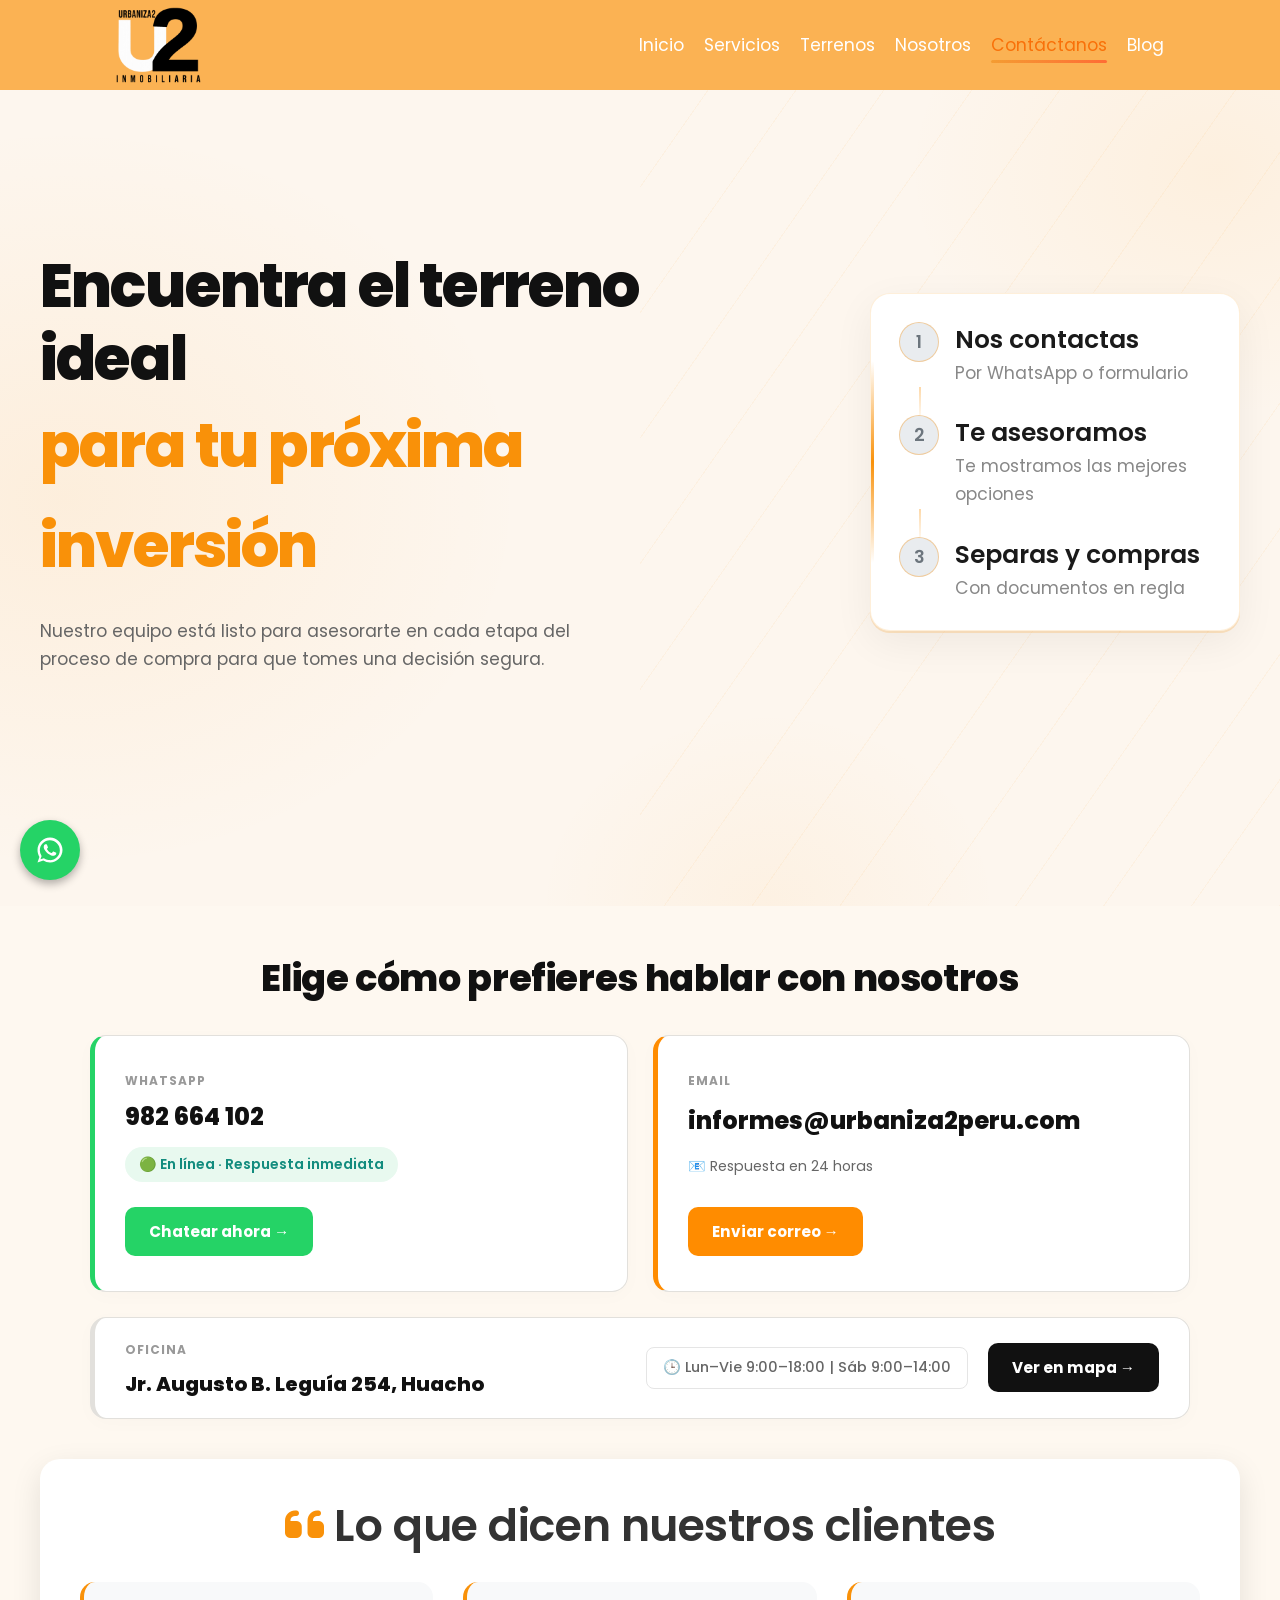
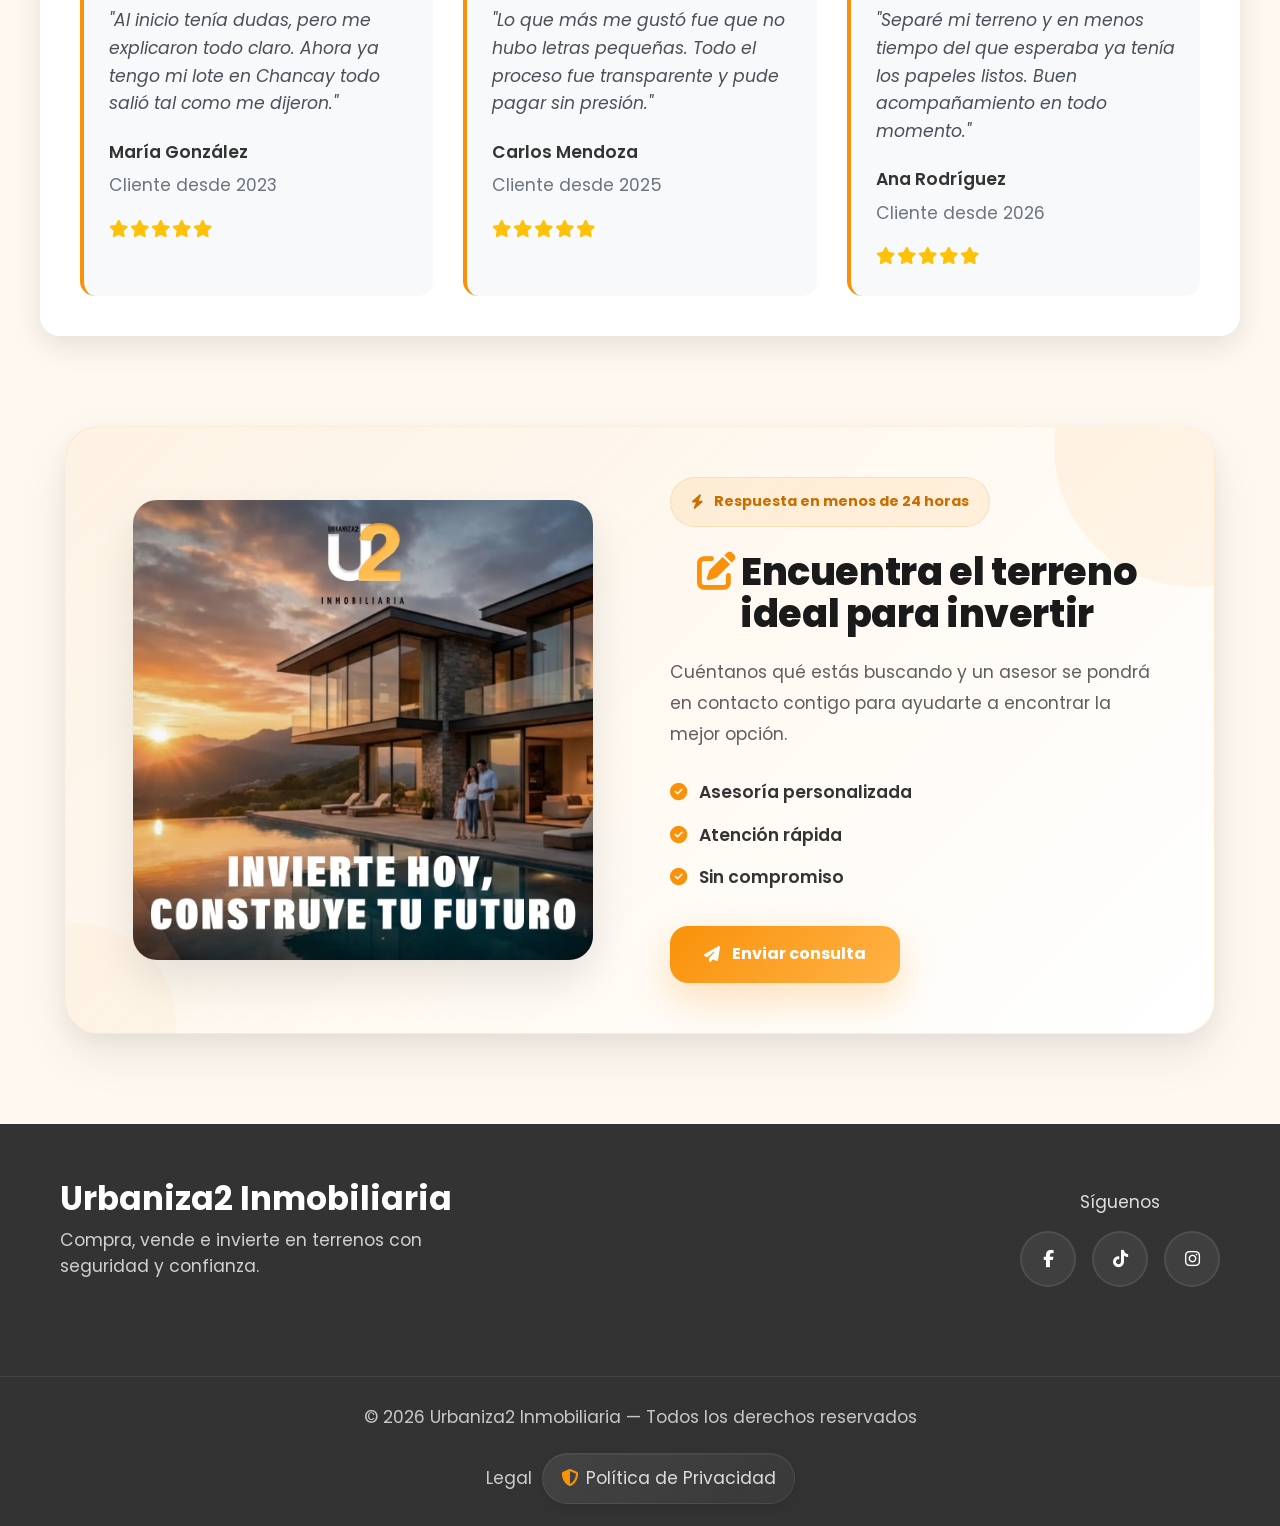
<file: paginas/contacto.html>
<!--contacto.html-->
<!doctype html>
<html lang="es-PE">

<head>
  <meta charset="UTF-8">
  <meta name="viewport" content="width=device-width, initial-scale=1">

  <!-- SEO básico -->
  <title>Contáctanos | Urbaniza2 Inmobiliaria</title>
  <meta name="description"
    content="Contáctanos para obtener información sobre terrenos en Chancay, Végueta y Chorrillos. Atención rápida por WhatsApp, email y oficina en Huacho.">
  <meta name="robots" content="index, follow">
  <meta name="author" content="Urbaniza2 Inmobiliaria">
  <meta name="theme-color" content="#f99109">
  <meta name="format-detection" content="telephone=no">

  <!-- Favicon -->
  <link rel="icon" href="../img/logos/U2.png" type="image/png">
  <link rel="apple-touch-icon" href="../img/logos/U2.png">

  <!-- Vista previa al compartir en redes y WhatsApp -->
  <meta property="og:title" content="Contáctanos | Urbaniza2 Inmobiliaria">
  <meta property="og:description"
    content="Estamos listos para ayudarte a encontrar tu terreno ideal. Contáctanos por WhatsApp o visita nuestra oficina.">
  <meta property="og:image" content="https://urbaniza2.com/img/logos/logourbaniza2.png">
  <meta property="og:url" content="https://urbaniza2.com/paginas/contacto.html">
  <meta property="og:type" content="website">
  <meta property="og:locale" content="es_PE">
  <meta name="geo.region" content="PE-LIM">
  <meta name="geo.placename" content="Lima">
  <link rel="canonical" href="https://urbaniza2.com/paginas/contacto.html">

  <!-- Rendimiento -->
  <link rel="preconnect" href="https://fonts.googleapis.com">
  <link rel="preconnect" href="https://fonts.gstatic.com" crossorigin>
  <link rel="preconnect" href="https://cdnjs.cloudflare.com">

  <!-- Fuentes e iconos -->
  <link href="https://fonts.googleapis.com/css2?family=Poppins:wght@300;400;500;600;700;800&display=swap"
    rel="stylesheet">
  <link rel="stylesheet" href="https://cdnjs.cloudflare.com/ajax/libs/font-awesome/6.5.0/css/all.min.css">

  <!-- Estilos -->
  <link rel="stylesheet" href="../css/global/base.css">
  <link rel="stylesheet" href="../css/global/animations.css">
  <link rel="stylesheet" href="../css/global/layout.css">
  <link rel="stylesheet" href="../css/global/tipografia.css">
  <link rel="stylesheet" href="../css/global/button.css">
  <link rel="stylesheet" href="../css/global/components.css">
  <link rel="stylesheet" href="../css/global/decorative.css">
  <link rel="stylesheet" href="../css/pages/contacto.css">
</head>

<body>
  <div id="top"></div>
  <header>
    <div class="container">
      <a href="../index.html"><img src="../img/logos/logourbaniza2.png" alt="Urbaniza2 Inmobiliaria - Logo" class="logo"
          loading="eager" fetchpriority="high"></a>
      <nav>
        <ul>
          <li><a href="../index.html">Inicio</a></li>
          <li><a href="servicios.html">Servicios</a></li>
          <li><a href="terrenos.html">Terrenos</a></li>
          <li><a href="nosotros.html">Nosotros</a></li>
          <li><a href="contacto.html" aria-current="page">Contáctanos</a></li>
          <li><a href="blog.html">Blog</a></li>
        </ul>
      </nav>
      <button class="menu-toggle" id="menuToggle" aria-label="Abrir menú" aria-expanded="false">
        <span class="bar"></span>
        <span class="bar"></span>
        <span class="bar"></span>
      </button>
    </div>
  </header>

  <section id="inicio" class="contacto-section">
  <div class="contact-hero">
    <div class="contact-hero-content">
 
      <div class="contact-hero-grid">
 
        <div class="contact-hero-left">
 
 
          <h1 class="contact-hero-title">
            Encuentra el terreno ideal
            <span>para tu próxima inversión</span>
          </h1>
 
          <p class="contact-hero-description">
            Nuestro equipo está listo para asesorarte en cada etapa
            del proceso de compra para que tomes una decisión segura.
          </p>
 
        </div>
 
        <div class="contact-hero-steps">
 
          <div class="hero-step">
            <div class="step-number">1</div>
            <div>
              <h4>Nos contactas</h4>
              <p>Por WhatsApp o formulario</p>
            </div>
          </div>
 
          <div class="step-line"></div>
 
          <div class="hero-step">
            <div class="step-number">2</div>
            <div>
              <h4>Te asesoramos</h4>
              <p>Te mostramos las mejores opciones</p>
            </div>
          </div>
 
          <div class="step-line"></div>
 
          <div class="hero-step">
            <div class="step-number">3</div>
            <div>
              <h4>Separas y compras</h4>
              <p>Con documentos en regla</p>
            </div>
          </div>
 
        </div>
 
      </div>
 
    </div>
  </div>
</section>

  <h2 class="contact-title">
    Elige cómo prefieres hablar con nosotros
  </h2>

  <!-- CARDS -->
  <div class="contact-grid">

    <!-- WhatsApp -->
    <div class="contact-card whatsapp-card">

      <span class="card-label">WHATSAPP</span>

      <h3>982 664 102</h3>

      <div class="status online">
        🟢 En línea · Respuesta inmediata
      </div>

      <a href="https://wa.me/51982664102" target="_blank" class="contact-btn">
        Chatear ahora →
      </a>

    </div>

    <!-- Email -->
    <div class="contact-card email-card">

      <span class="card-label">EMAIL</span>

      <h3>informes@urbaniza2peru.com</h3>

      <div class="status">
        📧 Respuesta en 24 horas
      </div>

      <a href="mailto:informes@urbaniza2peru.com" class="contact-btn email-btn">
        Enviar correo →
      </a>

    </div>

    <!-- Oficina -->
    <div class="contact-card office-card">

      <div class="office-left">

        <span class="card-label">
          OFICINA
        </span>

        <h3>
          Jr. Augusto B. Leguía 254, Huacho
        </h3>

      </div>

      <div class="office-center">
        🕒 Lun–Vie 9:00–18:00 | Sáb 9:00–14:00
      </div>

      <div class="office-right">

        <a href="https://maps.google.com/?q=Jr.+Augusto+B.+Leguía+254,+Huacho" target="_blank" class="map-btn">
          Ver en mapa →
        </a>

      </div>

    </div>

  </div>

  </section>


  <div id="testimonios" class="testimonios-section reveal">
    <h2><i class="fas fa-quote-left"></i> Lo que dicen nuestros clientes</h2>
    <div class="testimonios-grid">
      <div class="testimonio-card">
        <div class="testimonio-content">
          <p>"Al inicio tenía dudas, pero me explicaron todo claro. Ahora ya tengo mi lote en Chancay todo salió tal
            como me dijeron."</p>
        </div>
        <div class="testimonio-autor"><strong>María González</strong><span>Cliente desde 2023</span></div>
        <div class="testimonio-rating"><i class="fas fa-star"></i><i class="fas fa-star"></i><i
            class="fas fa-star"></i><i class="fas fa-star"></i><i class="fas fa-star"></i></div>
      </div>
      <div class="testimonio-card">
        <div class="testimonio-content">
          <p>"Lo que más me gustó fue que no hubo letras pequeñas. Todo el proceso fue transparente y pude pagar sin
            presión."</p>
        </div>
        <div class="testimonio-autor"><strong>Carlos Mendoza</strong><span>Cliente desde 2025</span></div>
        <div class="testimonio-rating"><i class="fas fa-star"></i><i class="fas fa-star"></i><i
            class="fas fa-star"></i><i class="fas fa-star"></i><i class="fas fa-star"></i></div>
      </div>
      <div class="testimonio-card">
        <div class="testimonio-content">
          <p>"Separé mi terreno y en menos tiempo del que esperaba ya tenía los papeles listos. Buen acompañamiento en
            todo momento."</p>
        </div>
        <div class="testimonio-autor"><strong>Ana Rodríguez</strong><span>Cliente desde 2026</span></div>
        <div class="testimonio-rating"><i class="fas fa-star"></i><i class="fas fa-star"></i><i
            class="fas fa-star"></i><i class="fas fa-star"></i><i class="fas fa-star"></i></div>
      </div>
    </div>
  </div>

  <div class="formulario-contacto-section reveal">

    <div class="imagen-formulario">
      <img src="../img/contacto/inviertehoy.webp" alt="Lugar para invertir ahora" loading="lazy">
    </div>

    <div class="formulario-content">

      <div class="form-badge">
        <i class="fas fa-bolt"></i>
        Respuesta en menos de 24 horas
      </div>

      <h2>
        <i class="fas fa-edit"></i>
        Encuentra el terreno ideal para invertir
      </h2>

      <p class="form-subtitle">
        Cuéntanos qué estás buscando y un asesor se pondrá
        en contacto contigo para ayudarte a encontrar la mejor opción.
      </p>

      <div class="form-benefits">
        <span><i class="fas fa-check-circle"></i> Asesoría personalizada</span>
        <span><i class="fas fa-check-circle"></i> Atención rápida</span>
        <span><i class="fas fa-check-circle"></i> Sin compromiso</span>
      </div>

      <button class="boton-correo" id="abrir-formulario">
        <i class="fas fa-paper-plane"></i>
        Enviar consulta
      </button>

    </div>

  </div>
  </section>

  <a class="scrollToHome" href="#top"><i class="fa fa-angle-up"></i></a>

  <div id="modal-formulario-mejorado" class="modal-enhanced oculto reveal">
    <div class="modal-content-enhanced">
      <div class="modal-header-enhanced">
        <h2><i class="fas fa-paper-plane"></i> Formulario de Consulta</h2>
        <span class="close-enhanced" id="cerrar-formulario-mejorado">&times;</span>
      </div>
      <div class="progress-indicator">
        <div class="step active" data-step="1">
          <div class="step-number">1</div>
          <div class="step-label">Información Personal</div>
        </div>
        <div class="step" data-step="2">
          <div class="step-number">2</div>
          <div class="step-label">Detalles de Consulta</div>
        </div>
        <div class="step" data-step="3">
          <div class="step-number">3</div>
          <div class="step-label">Resumen</div>
        </div>
      </div>
      <form id="formulario-contacto-mejorado">
        <div class="form-step active" data-step="1">
          <h3>Información Personal</h3>
          <div class="form-group"><label for="nombre">Nombre Completo *</label><input type="text" id="nombre"
              name="nombre" required>
            <div class="validation-message" id="nombre-validation"></div>
          </div>
          <div class="form-group"><label for="email">Correo Electrónico *</label><input type="email" id="email"
              name="email" required>
            <div class="validation-message" id="email-validation"></div>
          </div>
          <div class="form-group"><label for="telefono">Teléfono *</label><input type="tel" id="telefono"
              name="telefono" required>
            <div class="validation-message" id="telefono-validation"></div>
          </div>
        </div>
        <div class="form-step" data-step="2">
          <h3>Detalles de tu Consulta</h3>
          <div class="form-group"><label for="tipo-consulta">Tipo de Consulta *</label><select id="tipo-consulta"
              name="tipo_consulta" required>
              <option value="">Selecciona una opción</option>
              <option value="compra">Compra de Terreno</option>
              <option value="financiamiento">Financiamiento</option>
              <option value="informacion">Información General</option>
            </select></div>
          <div class="form-group"><label for="presupuesto">Presupuesto Estimado</label><select id="presupuesto"
              name="presupuesto">
              <option value="">Selecciona un rango</option>
              <option value="hasta-50k">Hasta S/ 50,000</option>
              <option value="50k-100k">S/ 50,000 - S/ 100,000</option>
              <option value="100k-200k">S/ 100,000 - S/ 200,000</option>
              <option value="200k-mas">Más de S/ 200,000</option>
            </select></div>
          <div class="form-group"><label for="ubicacion-interes">Ubicación de Interés</label><input type="text"
              id="ubicacion-interes" name="ubicacion_interes" placeholder="Ej: Chancay, Végueta, Chorrillos"></div>
          <div class="form-group"><label for="mensaje">Mensaje *</label><textarea id="mensaje" name="mensaje" rows="4"
              required placeholder="Cuéntanos más sobre lo que buscas..."></textarea>
            <div class="char-counter"><span id="mensaje-counter">0</span>/500 caracteres</div>
            <div class="validation-message" id="mensaje-validation"></div>
          </div>
          <div class="form-group"><label for="imagen-opcional">Imagen (Opcional)</label><input type="file"
              id="imagen-opcional" name="imagen" accept="image/jpeg,image/png,image/webp"><small>Puedes adjuntar una
              imagen relacionada con tu
              consulta</small></div>
          <div class="form-group"><label for="captcha-input">Verificación de Seguridad *</label>
            <div class="captcha-container"><span id="captcha-question">¿Cuánto es 5 + 3?</span><input type="number"
                id="captcha-input" name="captcha" required placeholder="Respuesta"></div>
            <div class="validation-message" id="captcha-validation"></div>
          </div>
          <div class="form-group">
            <div class="checkbox-group"><input type="checkbox" id="politica-privacidad" name="politica_privacidad"
                required><label for="politica-privacidad">Acepto la <a href="#" id="ver-politica-privacidad">Política de
                  Privacidad</a> y el tratamiento de mis datos personales *</label></div>
            <div class="validation-message" id="politica-validation"></div>
          </div>
        </div>
        <div class="form-step" data-step="3">
          <h3>Resumen de tu Consulta</h3>
          <div id="resumen-datos" class="resumen-contenido">
            <div class="resumen-header">
              <h4><i class="fas fa-clipboard-list"></i> Datos de tu Consulta</h4>
              <p class="resumen-subtitle">Verifica que toda la información sea correcta</p>
            </div>
            <div class="resumen-datos">
              <div class="dato-item">
                <div class="dato-label"><i class="fas fa-user"></i> Nombre Completo:</div>
                <div class="dato-valor" id="resumen-nombre">-</div>
              </div>
              <div class="dato-item">
                <div class="dato-label"><i class="fas fa-envelope"></i> Email:</div>
                <div class="dato-valor" id="resumen-email">-</div>
              </div>
              <div class="dato-item">
                <div class="dato-label"><i class="fas fa-phone"></i> Teléfono:</div>
                <div class="dato-valor" id="resumen-telefono">-</div>
              </div>
              <div class="dato-item">
                <div class="dato-label"><i class="fas fa-map-marker-alt"></i> Ubicación de Interés:</div>
                <div class="dato-valor" id="resumen-ubicacion">-</div>
              </div>
              <div class="dato-item">
                <div class="dato-label"><i class="fas fa-dollar-sign"></i> Presupuesto:</div>
                <div class="dato-valor" id="resumen-presupuesto">-</div>
              </div>
              <div class="dato-item">
                <div class="dato-label"><i class="fas fa-question-circle"></i> Tipo de Consulta:</div>
                <div class="dato-valor" id="resumen-tiempo">-</div>
              </div>
              <div class="dato-item mensaje-item">
                <div class="dato-label"><i class="fas fa-comment"></i> Mensaje:</div>
                <div class="mensaje-completo" id="resumen-mensaje">-</div>
              </div>
            </div>
            <div class="resumen-footer">
              <div class="info-envio"><i class="fas fa-info-circle"></i><span>Al enviar, recibirás una confirmación por
                  email y WhatsApp</span></div>
            </div>
          </div>
          <div id="confirmacion-envio" class="resumen-contenido confirmacion-envio" style="display:none">
            <div class="confirmacion-header">
              <div class="check-animation"><i class="fas fa-check-circle"></i></div>
              <h3>¡Consulta Enviada Correctamente!</h3>
              <p class="confirmacion-subtitle">Hemos recibido tu solicitud de información</p>
            </div>
            <div class="confirmacion-body">
              <div class="mensaje-principal"><i class="fas fa-envelope-open-text"></i>
                <p><strong>Tu consulta ha sido enviada exitosamente.</strong> Nuestro equipo de asesores revisará tu
                  solicitud y se pondrá en contacto contigo a la brevedad.</p>
              </div>
              <div class="tiempo-respuesta"><i class="fas fa-clock"></i>
                <p><strong>Tiempo de respuesta:</strong> Te contactaremos dentro de las próximas 24 horas en horario de
                  oficina (Lunes a Viernes de 9:00 AM a 6:00 PM).</p>
              </div>
              <div class="contacto-directo"><i class="fab fa-whatsapp"></i>
                <p><strong>¿Necesitas respuesta inmediata?</strong> También puedes contactarnos directamente por <a
                    href="https://wa.me/51982664102" target="_blank" rel="noopener noreferrer">WhatsApp</a> para una
                  atención más rápida.</p>
              </div>
            </div>
            <div class="confirmacion-footer">
              <div class="loading-whatsapp"><i class="fab fa-whatsapp"></i><span>Preparando mensaje de
                  WhatsApp...</span></div>
            </div>
          </div>
          <div class="resumen-note"><i class="fas fa-info-circle"></i>
            <p>Revisa que toda la información sea correcta antes de enviar tu consulta.</p>
          </div>
        </div>
        <div class="form-navigation">
          <button type="button" id="btn-anterior" class="btn-nav btn-secondary btn-nav-hidden"><i
              class="fas fa-arrow-left"></i> Anterior</button>
          <button type="button" id="btn-siguiente" class="btn-nav btn-primary">Siguiente <i
              class="fas fa-arrow-right"></i></button>
          <button type="submit" id="btn-enviar" class="btn-nav btn-success btn-nav-hidden"><i
              class="fas fa-paper-plane"></i> Enviar Consulta</button>
        </div>
      </form>
    </div>
  </div>

  <div id="modal-politica-privacidad" class="modal-enhanced oculto reveal">
    <div class="modal-content-enhanced">
      <div class="modal-header-enhanced">
        <h2><i class="fas fa-shield-alt"></i> Política de Privacidad</h2><span class="close-enhanced"
          id="cerrar-politica-privacidad">&times;</span>
      </div>
      <div class="modal-body-enhanced">
        <h3>Tratamiento de Datos Personales</h3>
        <p><strong>Urbaniza2 Perú</strong> se compromete a proteger tu privacidad y tus datos personales de acuerdo con
          la Ley de Protección de Datos Personales del Perú.</p>
        <h4>Datos que recopilamos:</h4>
        <ul>
          <li>Información de contacto (nombre, email, teléfono)</li>
          <li>Información sobre tus preferencias de terrenos</li>
          <li>Comunicaciones que mantienes con nosotros</li>
        </ul>
        <h4>Uso de tus datos:</h4>
        <ul>
          <li>Responder a tus consultas y brindar asesoría</li>
          <li>Enviarte información sobre nuestros terrenos y servicios</li>
          <li>Mejorar nuestros servicios y experiencia del cliente</li>
        </ul>
        <h4>Tus derechos:</h4>
        <ul>
          <li>Acceder a tus datos personales</li>
          <li>Rectificar información incorrecta</li>
          <li>Solicitar la eliminación de tus datos</li>
          <li>Oponerte al tratamiento de tus datos</li>
        </ul>
        <p>Para ejercer tus derechos, contáctanos en: <strong>informes@urbaniza2peru.com</strong></p>
      </div>
    </div>
  </div>

  <footer class="footer">
    <div class="footer-container">
      <div class="footer-brand">
        <h3>Urbaniza2 Inmobiliaria</h3>
        <p>Compra, vende e invierte en terrenos con seguridad y confianza.</p>
      </div>
      <div class="footer-social"><span>Síguenos</span>
        <div class="redes-sociales"><a href="https://www.facebook.com/urbaniza2inmobiliaria?mibextid=ZbWKwL"
            target="_blank" rel="noopener noreferrer" aria-label="Facebook"><i class="fab fa-facebook-f"></i></a><a
            href="https://www.tiktok.com/@urbaniza2inmobiliaria" target="_blank" rel="noopener noreferrer"
            aria-label="TikTok"><i class="fab fa-tiktok"></i></a><a href="https://www.instagram.com/urbaniza2.inm"
            target="_blank" rel="noopener noreferrer" aria-label="Instagram"><i class="fab fa-instagram"></i></a></div>
      </div>
    </div>
    <div class="footer-bottom">
      <p>© 2026 Urbaniza2 Inmobiliaria — Todos los derechos reservados</p>

      <div class="footer-legal">
        <span>Legal</span>

        <a href="privacidad.html" class="footer-privacy">
          <i class="fas fa-shield-alt"></i>
          Política de Privacidad
        </a>
      </div>
    </div>

  </footer>

  <a href="https://wa.me/51982664102?text=Hola,%20me%20interesa%20obtener%20información%20sobre%20sus%20servicios"
    class="whatsapp-float" target="_blank" rel="noopener noreferrer" title="Chatea con nosotros por WhatsApp">
    <svg xmlns="http://www.w3.org/2000/svg" width="30" height="30" fill="#fff" viewBox="0 0 24 24">
      <path
        d="M12.004 2.002C6.475 2.002 2 6.477 2 12.007c0 1.994.522 3.853 1.516 5.513L2 22l4.605-1.505A9.944 9.944 0 0012.004 22c5.528 0 10.002-4.475 10.002-9.993 0-5.53-4.474-10.005-10.002-10.005zm.007 18.002c-1.612 0-3.185-.437-4.564-1.263l-.328-.195-2.733.893.9-2.66-.212-.34a7.935 7.935 0 01-1.2-4.177c0-4.415 3.59-8.006 8.004-8.006 4.415 0 8.004 3.59 8.004 8.006 0 4.413-3.59 7.992-8.004 7.992zm4.507-5.994c-.246-.123-1.457-.72-1.683-.8-.226-.08-.392-.123-.558.124-.165.246-.64.8-.785.965-.145.165-.29.185-.536.062-.246-.123-1.04-.383-1.98-1.22-.732-.652-1.226-1.46-1.37-1.705-.145-.247-.015-.38.109-.502.112-.111.246-.29.37-.435.124-.144.165-.247.248-.412.083-.165.042-.31-.02-.435-.062-.123-.558-1.35-.764-1.845-.202-.485-.407-.42-.558-.427-.145-.006-.31-.007-.476-.007-.165 0-.435.062-.663.31-.227.248-.866.845-.866 2.06 0 1.215.886 2.39 1.008 2.554.124.165 1.742 2.658 4.225 3.724.59.254 1.05.405 1.408.519.592.188 1.132.162 1.56.098.476-.07 1.457-.595 1.663-1.173.205-.577.205-1.07.145-1.173-.062-.104-.227-.165-.476-.288z" />
    </svg>
  </a>
  <script src="../js/contacto.js" defer></script>
  <script src="../js/main.js" defer></script>
</body>

</html>
</file>
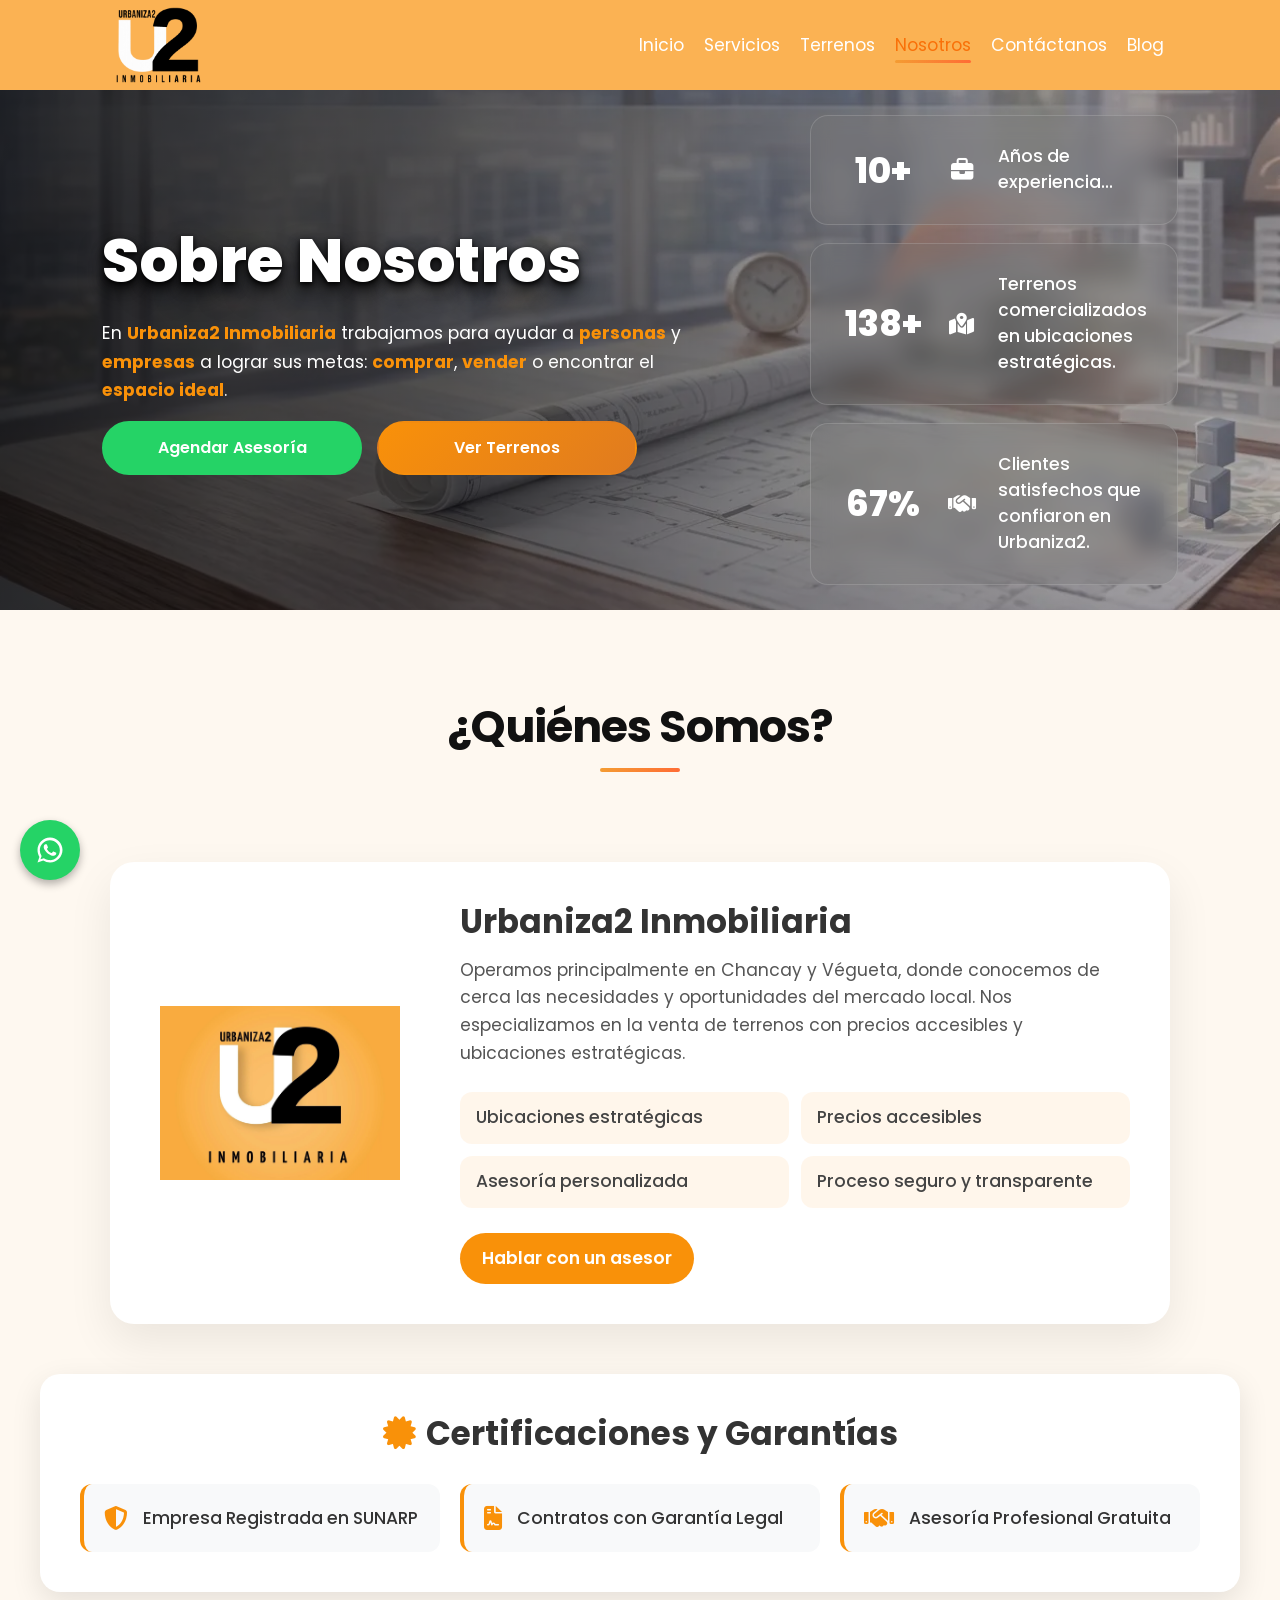
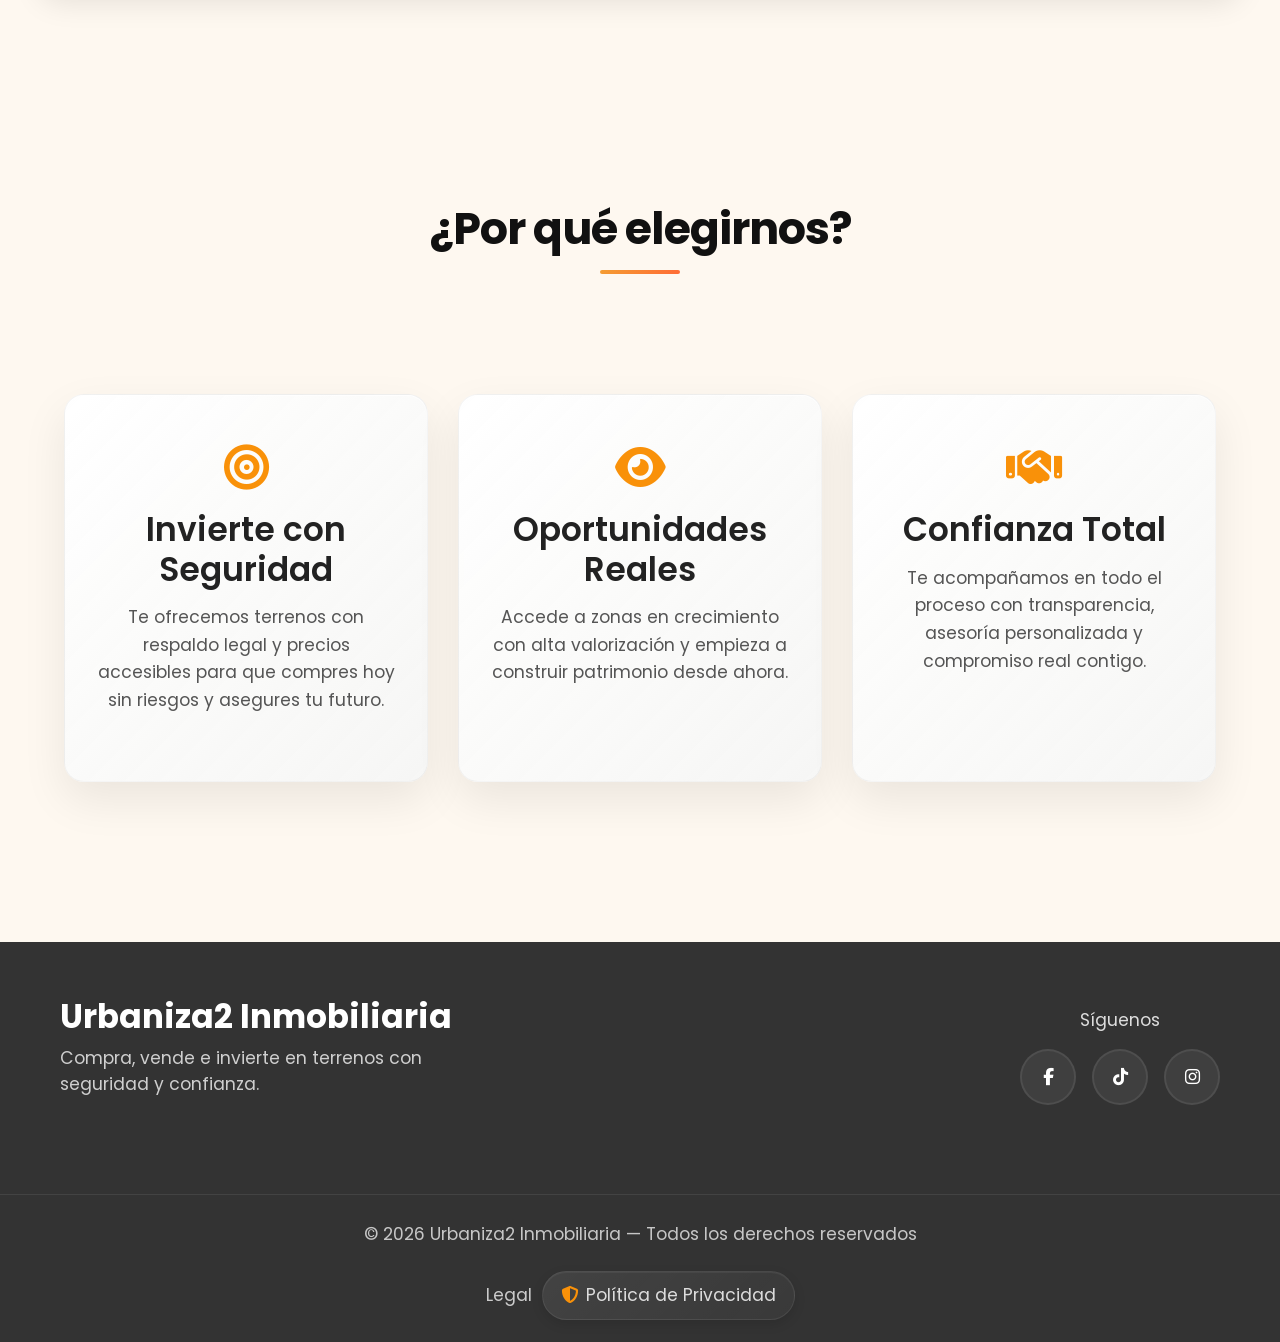
<file: paginas/nosotros.html>
<!--nosotros.html-->
<!doctype html>
<html lang="es-PE">

<head>
  <meta charset="UTF-8">
  <meta name="viewport" content="width=device-width, initial-scale=1">

  <!-- SEO básico -->
  <title>Nosotros | Urbaniza2 Inmobiliaria</title>
  <meta name="description"
    content="Conoce Urbaniza2 Inmobiliaria: nuestra experiencia, valores y compromiso en la venta de terrenos seguros en Chancay y Végueta.">
  <meta name="robots" content="index, follow">
  <meta name="author" content="Urbaniza2 Inmobiliaria">
  <meta name="theme-color" content="#f99109">
  <meta name="format-detection" content="telephone=no">

  <!-- Favicon -->
  <link rel="icon" href="../img/logos/U2.png" type="image/png">
  <link rel="apple-touch-icon" href="../img/logos/U2.png">

  <!-- Vista previa al compartir en redes y WhatsApp -->
  <meta property="og:title" content="Nosotros | Urbaniza2 Inmobiliaria">
  <meta property="og:description"
    content="Conoce quiénes somos, nuestra experiencia y compromiso en la venta de terrenos seguros.">
  <meta property="og:image" content="https://urbaniza2.com/img/logos/logourbaniza2.png">
  <meta property="og:url" content="https://urbaniza2.com/paginas/nosotros.html">
  <meta property="og:type" content="website">
  <meta property="og:locale" content="es_PE">
  <meta name="geo.region" content="PE-LIM">
  <meta name="geo.placename" content="Lima">
  <link rel="canonical" href="https://urbaniza2.com/paginas/nosotros.html">

  <!-- Rendimiento -->
  <link rel="preconnect" href="https://fonts.googleapis.com">
  <link rel="preconnect" href="https://fonts.gstatic.com" crossorigin>
  <link rel="preconnect" href="https://cdnjs.cloudflare.com">
  <link rel="preload" as="image" href="../img/banner/sobrenosotros5.webp">

  <!-- Fuentes e iconos -->
  <link href="https://fonts.googleapis.com/css2?family=Poppins:wght@300;400;500;600;700;800&display=swap"
    rel="stylesheet">
  <link rel="stylesheet" href="https://cdnjs.cloudflare.com/ajax/libs/font-awesome/6.5.0/css/all.min.css">

  <!-- Estilos -->
  <link rel="stylesheet" href="../css/global/base.css">
  <link rel="stylesheet" href="../css/global/animations.css">
  <link rel="stylesheet" href="../css/global/layout.css">
  <link rel="stylesheet" href="../css/global/tipografia.css">
  <link rel="stylesheet" href="../css/global/button.css">
  <link rel="stylesheet" href="../css/global/components.css">
  <link rel="stylesheet" href="../css/global/decorative.css">
  <link rel="stylesheet" href="../css/pages/nosotros.css">
</head>

<body class="nosotros">
  <header>
    <div class="container">
      <a href="../index.html"><img src="../img/logos/logourbaniza2.png" alt="Urbaniza2 Inmobiliaria - Logo"
          class="logo"></a>
      <nav>
        <ul>
          <li><a href="../index.html">Inicio</a></li>
          <li><a href="servicios.html">Servicios</a></li>
          <li><a href="terrenos.html">Terrenos</a></li>
          <li><a href="nosotros.html" aria-current="page">Nosotros</a></li>
          <li><a href="contacto.html">Contáctanos</a></li>
          <li><a href="blog.html">Blog</a></li>
        </ul>
      </nav>
      <div class="menu-toggle" id="menuToggle">
        <span class="bar"></span>
        <span class="bar"></span>
        <span class="bar"></span>
      </div>
    </div>
  </header>

  <div id="inicio" class="banner">
    <img src="../img/banner/sobrenosotros5.webp" class="background-img"
      alt="Vista panorámica de terrenos en Chancay - Urbaniza2">

    <div class="overlay"></div>

    <div class="banner-container">

      <!-- IZQUIERDA -->
      <div class="banner-content reveal">

        <h1 class="hero-title">
          Sobre Nosotros
        </h1>

        <p class="hero-description">
          En <strong>Urbaniza2 Inmobiliaria</strong> trabajamos para ayudar a
          <strong>personas</strong> y <strong>empresas</strong>
          a lograr sus metas:
          <strong>comprar</strong>,
          <strong>vender</strong>
          o encontrar el
          <strong>espacio ideal</strong>.
        </p>

        <div class="btn-group hero-buttons">

          <a href="contacto.html" class="btn btn-secondary">
            Agendar Asesoría
          </a>

          <a href="terrenos.html" class="btn btn-primary">
            Ver Terrenos
          </a>

        </div>

      </div>

      <!-- DERECHA -->
      <div class="nosotros-features reveal">

        <div class="feature-card">

          <div class="feature-stat">
            <span class="counter" data-target="15">0</span>+
          </div>

          <i class="fas fa-briefcase"></i>

          <span class="feature-description">
            Años de experiencia...
          </span>

        </div>

        <div class="feature-card">

          <div class="feature-stat">
            <span class="counter" data-target="200">0</span>+
          </div>


          <i class="fas fa-map-marked-alt"></i>

          <span class="feature-description">
            Terrenos comercializados en ubicaciones estratégicas.
          </span>

        </div>

        <div class="feature-card">

          <div class="feature-stat">
            <span class="counter" data-target="98">0</span>%
          </div>

          <i class="fas fa-handshake"></i>

          <span class="feature-description">
            Clientes satisfechos que confiaron en Urbaniza2.
          </span>

        </div>

      </div>

    </div>
  </div>

  <h2 class="title reveal">¿Quiénes Somos?</h2>

  <section id="quienes-somos" class="quienes-section reveal">
    <div class="quienes-card">
      <div class="quienes-img">
        <img src="../img/logos/logo2.webp" alt="Urbaniza2 Inmobiliaria - Logo institucional" loading="lazy">
      </div>
      <div class="quienes-content">
        <h3>Urbaniza2 Inmobiliaria</h3>
        <p class="quienes-desc">
          Operamos principalmente en Chancay y Végueta, donde conocemos de cerca
          las necesidades y oportunidades del mercado local. Nos especializamos
          en la venta de terrenos con precios accesibles y ubicaciones estratégicas.
        </p>
        <div class="quienes-features">
          <div class="feature">Ubicaciones estratégicas</div>
          <div class="feature">Precios accesibles</div>
          <div class="feature">Asesoría personalizada</div>
          <div class="feature">Proceso seguro y transparente</div>
        </div>
        <a href="contacto.html" class="quienes-btn">Hablar con un asesor</a>
      </div>
    </div>
  </section>


  <!-- Elementos de confianza -->
  <div id="confianza" class="confianza-section reveal">
    <div class="certificaciones">
      <h3><i class="fas fa-certificate"></i> Certificaciones y Garantías</h3>
      <div class="cert-items">
        <div class="cert-item">
          <i class="fas fa-shield-alt"></i>
          <span>Empresa Registrada en SUNARP</span>
        </div>
        <div class="cert-item">
          <i class="fas fa-file-contract"></i>
          <span>Contratos con Garantía Legal</span>
        </div>
        <div class="cert-item">
          <i class="fas fa-handshake"></i>
          <span>Asesoría Profesional Gratuita</span>
        </div>
      </div>
    </div>
  </div>

  <section id="valores" class="valores reveal">
    <h2 class="title">¿Por qué elegirnos?</h2>
    <div class="valor-card">
      <i class="fas fa-bullseye"></i>
      <h3>Invierte con Seguridad</h3>
      <p>
        Te ofrecemos terrenos con respaldo legal y precios accesibles para que compres hoy sin riesgos y asegures tu
        futuro.
      </p>
    </div>
    <div class="valor-card">
      <i class="fas fa-eye"></i>
      <h3>Oportunidades Reales</h3>
      <p>
        Accede a zonas en crecimiento con alta valorización y empieza a construir patrimonio desde ahora.
      </p>
    </div>
    <div class="valor-card">
      <i class="fas fa-handshake"></i>
      <h3>Confianza Total</h3>
      <p>
        Te acompañamos en todo el proceso con transparencia, asesoría personalizada y compromiso real contigo.
      </p>
    </div>
  </section>

  <a class="scrollToHome scroll-to-home-visible" href="#inicio"><i class="fa fa-angle-up"></i></a>

  <!-- Footer -->
  <footer class="footer">
    <div class="footer-container">
      <div class="footer-brand">
        <h3>Urbaniza2 Inmobiliaria</h3>
        <p>Compra, vende e invierte en terrenos con seguridad y confianza.</p>
      </div>
      <div class="footer-social">
        <span>Síguenos</span>
        <div class="redes-sociales">
          <a href="https://www.facebook.com/urbaniza2inmobiliaria?mibextid=ZbWKwL" target="_blank"
            rel="noopener noreferrer" aria-label="Facebook">
            <i class="fab fa-facebook-f"></i>
          </a>
          <a href="https://www.tiktok.com/@urbaniza2inmobiliaria" target="_blank" rel="noopener noreferrer"
            aria-label="Tiktok">
            <i class="fab fa-tiktok"></i>
          </a>
          <a href="https://www.instagram.com/urbaniza2.inm" target="_blank" rel="noopener noreferrer"
            aria-label="Instragram">
            <i class="fab fa-instagram"></i>
          </a>
        </div>
      </div>
    </div>
    <div class="footer-bottom">
      <p>© 2026 Urbaniza2 Inmobiliaria — Todos los derechos reservados</p>

      <div class="footer-legal">
        <span>Legal</span>

        <a href="privacidad.html" class="footer-privacy">
          <i class="fas fa-shield-alt"></i>
          Política de Privacidad
        </a>
      </div>
    </div>

  </footer>

  <a href="https://wa.me/51982664102?text=Hola,%20me%20interesa%20asesor%C3%ADa.%20Origen:%20Nosotros"
    class="whatsapp-float" target="_blank" rel="noopener" aria-label="WhatsApp Urbaniza2"
    title="Chatea con nosotros por WhatsApp">
    <svg xmlns="http://www.w3.org/2000/svg" width="30" height="30" fill="#fff" viewBox="0 0 24 24">
      <path
        d="M12.004 2.002C6.475 2.002 2 6.477 2 12.007c0 1.994.522 3.853 1.516 5.513L2 22l4.605-1.505A9.944 9.944 0 0012.004 22c5.528 0 10.002-4.475 10.002-9.993 0-5.53-4.474-10.005-10.002-10.005zm.007 18.002c-1.612 0-3.185-.437-4.564-1.263l-.328-.195-2.733.893.9-2.66-.212-.34a7.935 7.935 0 01-1.2-4.177c0-4.415 3.59-8.006 8.004-8.006 4.415 0 8.004 3.59 8.004 8.006 0 4.413-3.59 7.992-8.004 7.992zm4.507-5.994c-.246-.123-1.457-.72-1.683-.8-.226-.08-.392-.123-.558.124-.165.246-.64.8-.785.965-.145.165-.29.185-.536.062-.246-.123-1.04-.383-1.98-1.22-.732-.652-1.226-1.46-1.37-1.705-.145-.247-.015-.38.109-.502.112-.111.246-.29.37-.435.124-.144.165-.247.248-.412.083-.165.042-.31-.02-.435-.062-.123-.558-1.35-.764-1.845-.202-.485-.407-.42-.558-.427-.145-.006-.31-.007-.476-.007-.165 0-.435.062-.663.31-.227.248-.866.845-.866 2.06 0 1.215.886 2.39 1.008 2.554.124.165 1.742 2.658 4.225 3.724.59.254 1.05.405 1.408.519.592.188 1.132.162 1.56.098.476-.07 1.457-.595 1.663-1.173.205-.577.205-1.07.145-1.173-.062-.104-.227-.165-.476-.288z" />
    </svg>
  </a>

  <script src="../js/main.js" defer></script>
  <script src="../js/contador.js" defer></script>
</body>

</html>
</file>
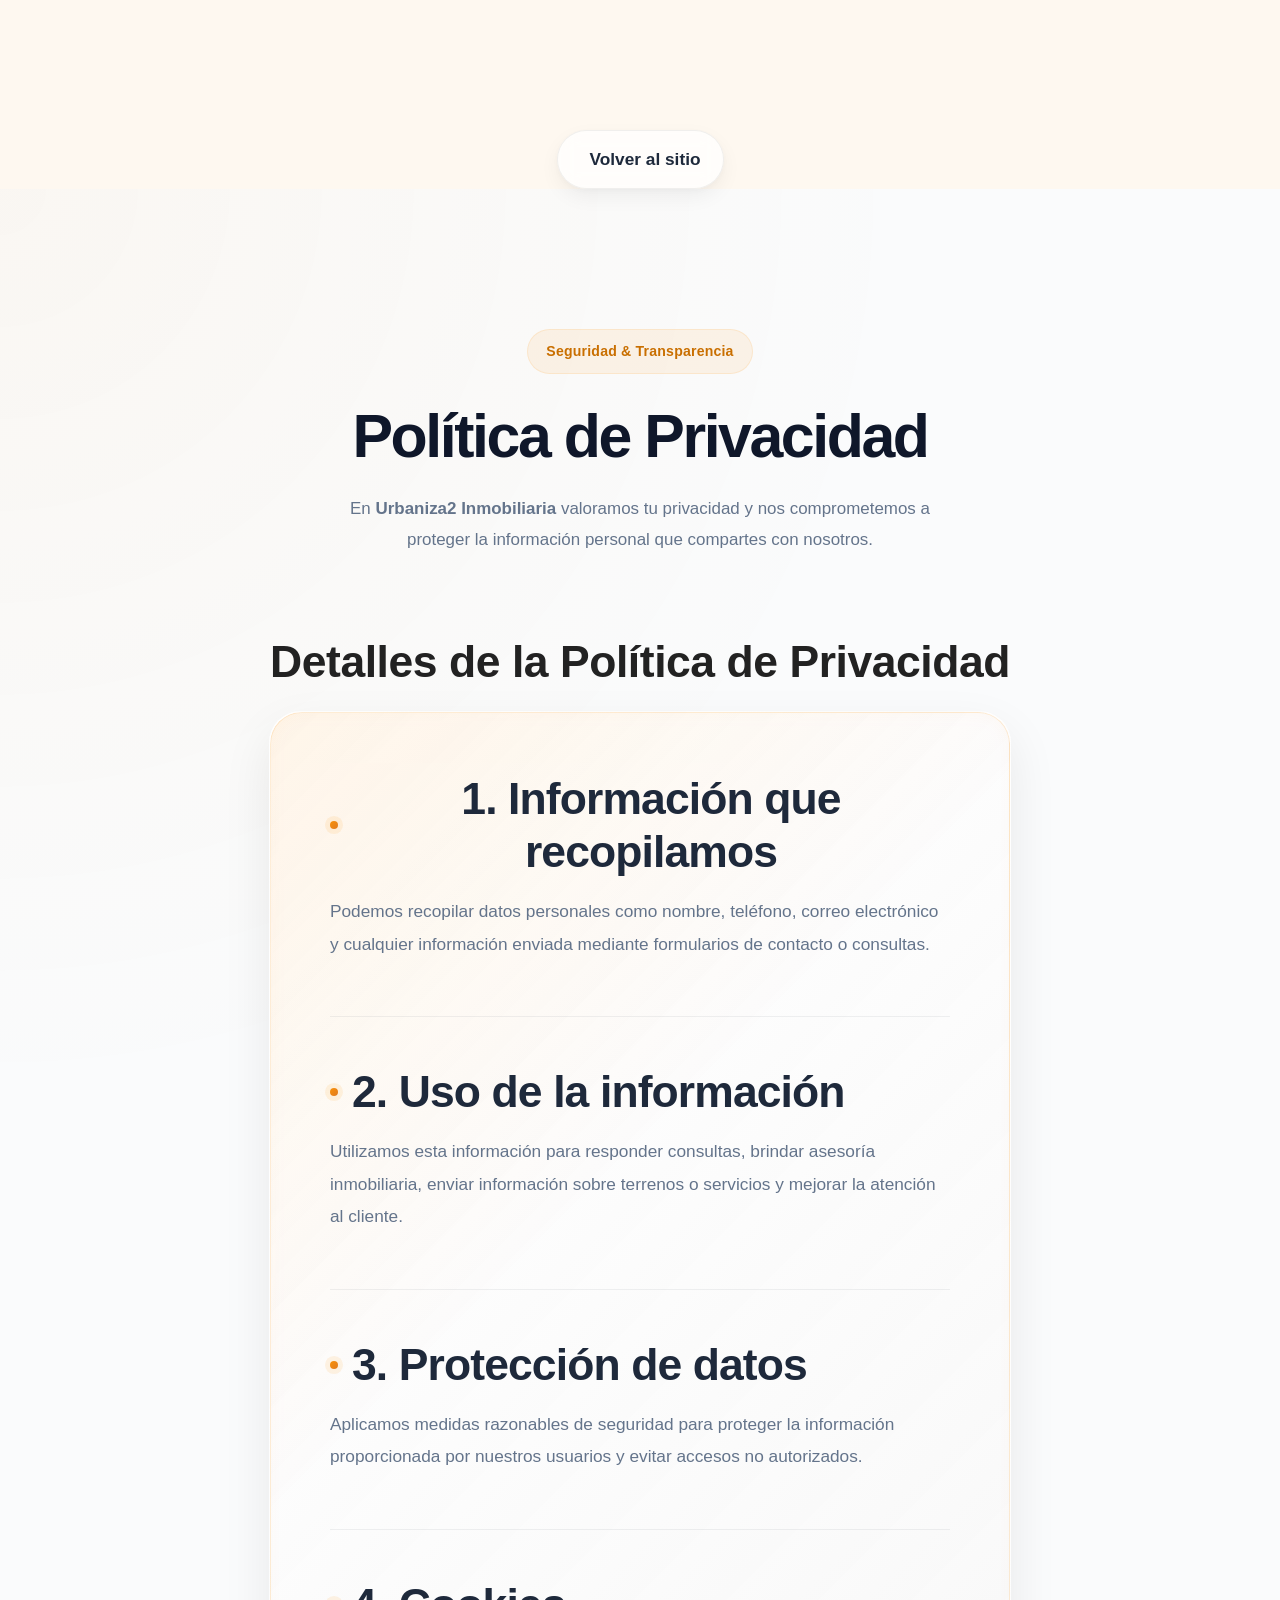
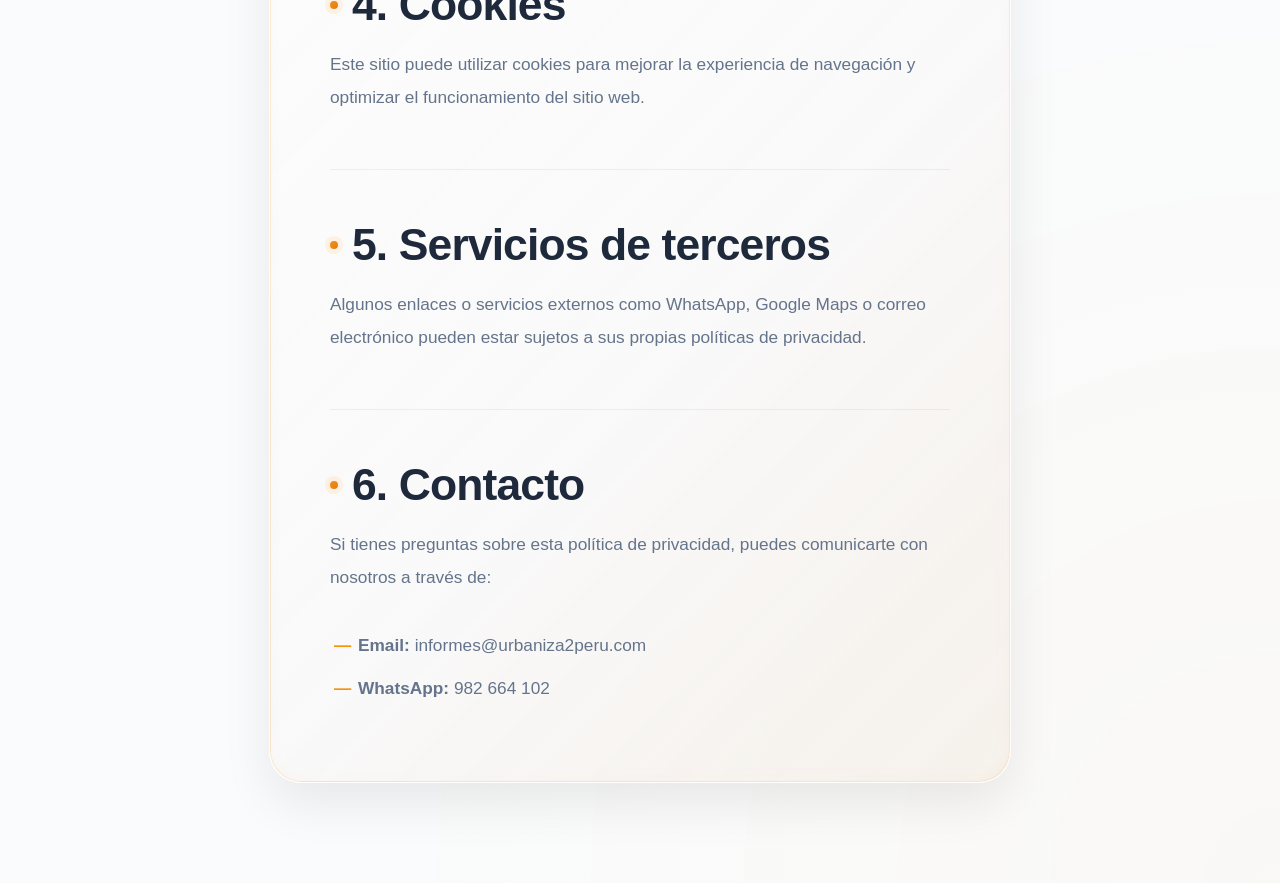
<file: paginas/privacidad.html>
<!DOCTYPE html>
<html lang="es">

<head>
    <meta charset="UTF-8">
    <meta name="viewport" content="width=device-width, initial-scale=1.0">

    <title>Política de Privacidad | Urbaniza2 Inmobiliaria</title>

    <!-- Global CSS -->
    <link rel="stylesheet" href="../css/global/base.css">
    <link rel="stylesheet" href="../css/global/layout.css">
    <link rel="stylesheet" href="../css/global/tipografia.css">
    <link rel="stylesheet" href="../css/global/button.css">
    <link rel="stylesheet" href="../css/global/animations.css">

    <!-- Page CSS -->
    <link rel="stylesheet" href="../css/pages/privacidad.css">

    <!-- Scripts -->
    <script src="../js/main.js" defer></script>
</head>

<body>
    <!-- VOLVER -->
    <div class="privacy-back reveal">
        <a href="javascript:history.back()" class="privacy-back-btn">
            <i class="fas fa-arrow-left"></i>
            Volver al sitio
        </a>
    </div>
    <main class="privacy-page">

        <!-- HERO -->
        <section class="privacy-hero reveal">
            <div class="container">
                <span class="privacy-tag">
                    Seguridad & Transparencia
                </span>

                <h1>
                    Política de Privacidad
                </h1>

                <p>
                    En <strong>Urbaniza2 Inmobiliaria</strong> valoramos tu privacidad y
                    nos comprometemos a proteger la información personal que compartes
                    con nosotros.
                </p>
            </div>
        </section>

        <!-- CONTENIDO - Corregido: sección con encabezado oculto para accesibilidad -->
        <section class="privacy-content" aria-labelledby="privacidad-detalles">
            <div class="container">
                <h2 id="privacidad-detalles" class="visually-hidden">Detalles de la Política de Privacidad</h2>

                <div class="privacy-card reveal">

                    <article class="privacy-block">
                        <h2>1. Información que recopilamos</h2>

                        <p>
                            Podemos recopilar datos personales como nombre,
                            teléfono, correo electrónico y cualquier información
                            enviada mediante formularios de contacto o consultas.
                        </p>
                    </article>

                    <article class="privacy-block">
                        <h2>2. Uso de la información</h2>

                        <p>
                            Utilizamos esta información para responder consultas,
                            brindar asesoría inmobiliaria, enviar información sobre
                            terrenos o servicios y mejorar la atención al cliente.
                        </p>
                    </article>

                    <article class="privacy-block">
                        <h2>3. Protección de datos</h2>

                        <p>
                            Aplicamos medidas razonables de seguridad para proteger
                            la información proporcionada por nuestros usuarios y
                            evitar accesos no autorizados.
                        </p>
                    </article>

                    <article class="privacy-block">
                        <h2>4. Cookies</h2>

                        <p>
                            Este sitio puede utilizar cookies para mejorar la
                            experiencia de navegación y optimizar el funcionamiento
                            del sitio web.
                        </p>
                    </article>

                    <article class="privacy-block">
                        <h2>5. Servicios de terceros</h2>

                        <p>
                            Algunos enlaces o servicios externos como WhatsApp,
                            Google Maps o correo electrónico pueden estar sujetos
                            a sus propias políticas de privacidad.
                        </p>
                    </article>

                    <article class="privacy-block">
                        <h2>6. Contacto</h2>

                        <p>
                            Si tienes preguntas sobre esta política de privacidad,
                            puedes comunicarte con nosotros a través de:
                        </p>

                        <ul class="privacy-list">
                            <li>
                                <strong>Email:</strong>
                                informes@urbaniza2peru.com
                            </li>

                            <li>
                                <strong>WhatsApp:</strong>
                                982 664 102
                            </li>
                        </ul>
                    </article>

                </div>

            </div>
        </section>

    </main>

</body>

</html>
</file>
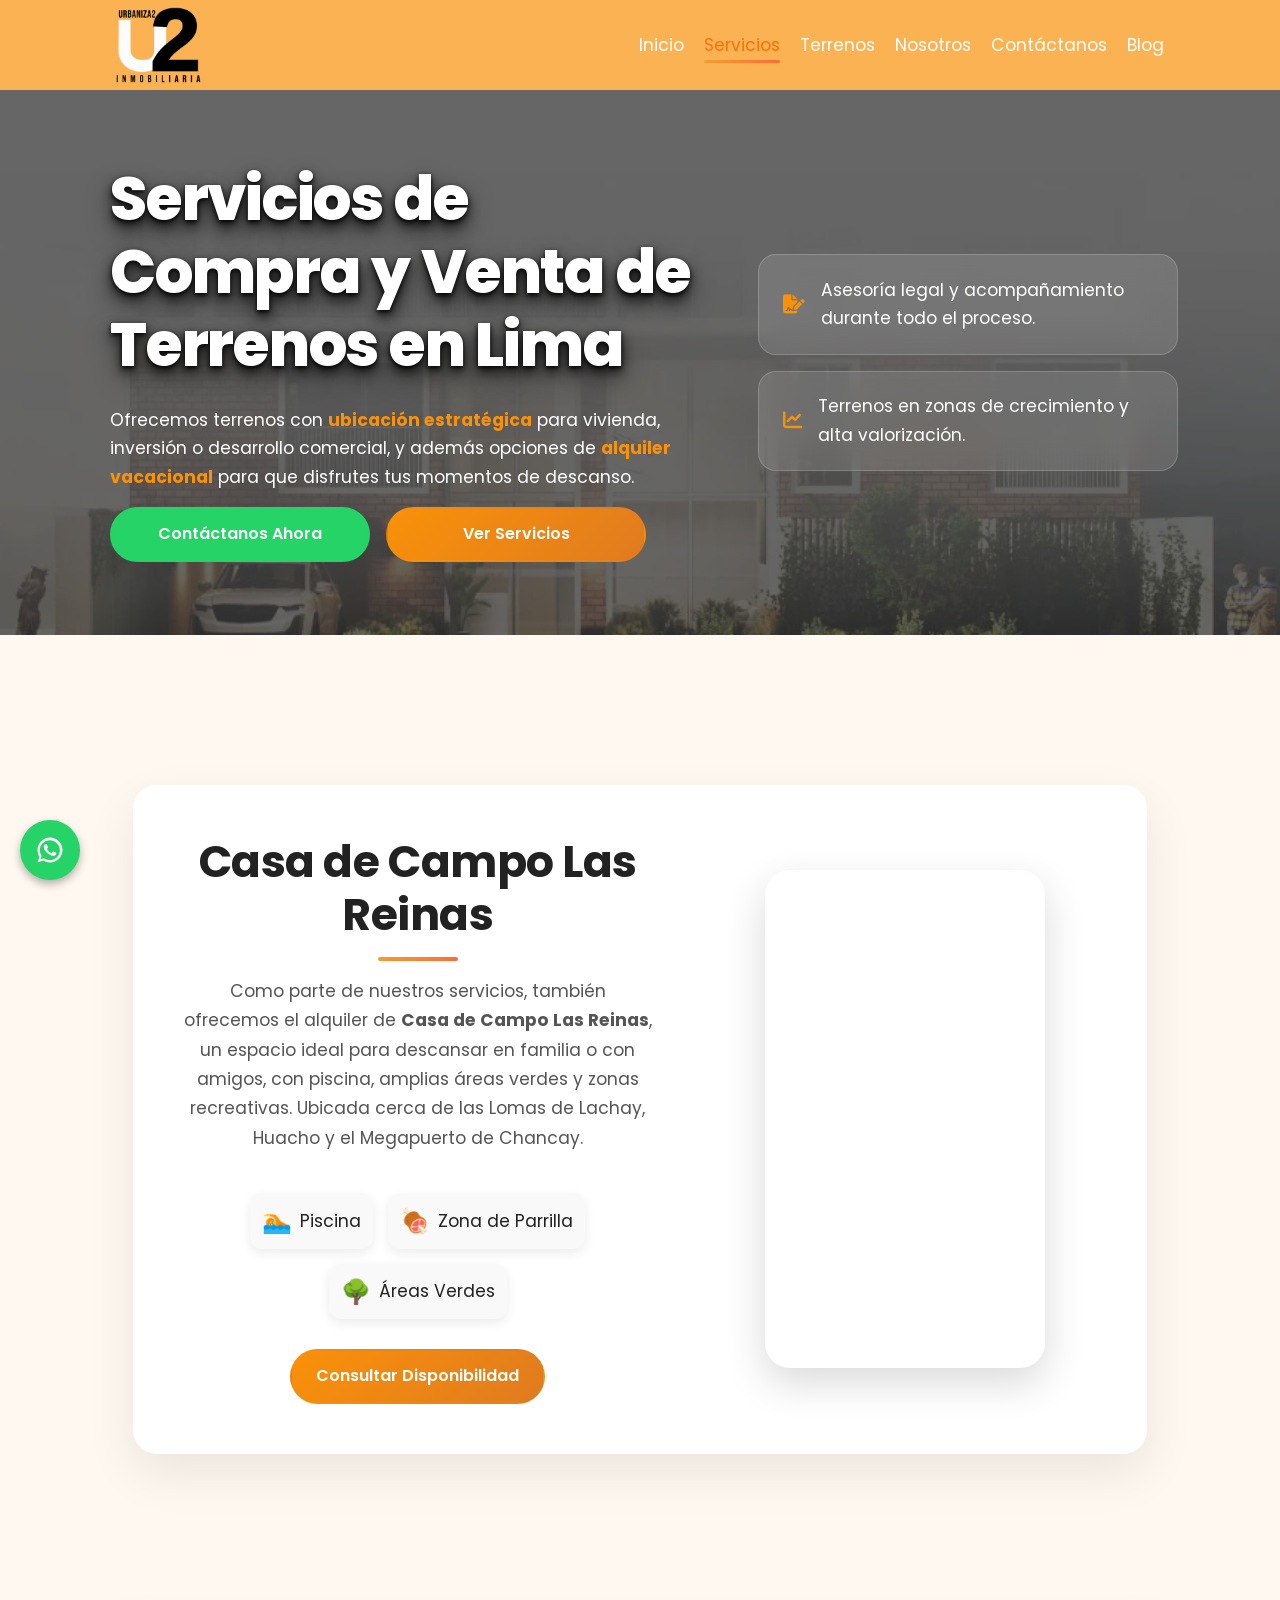
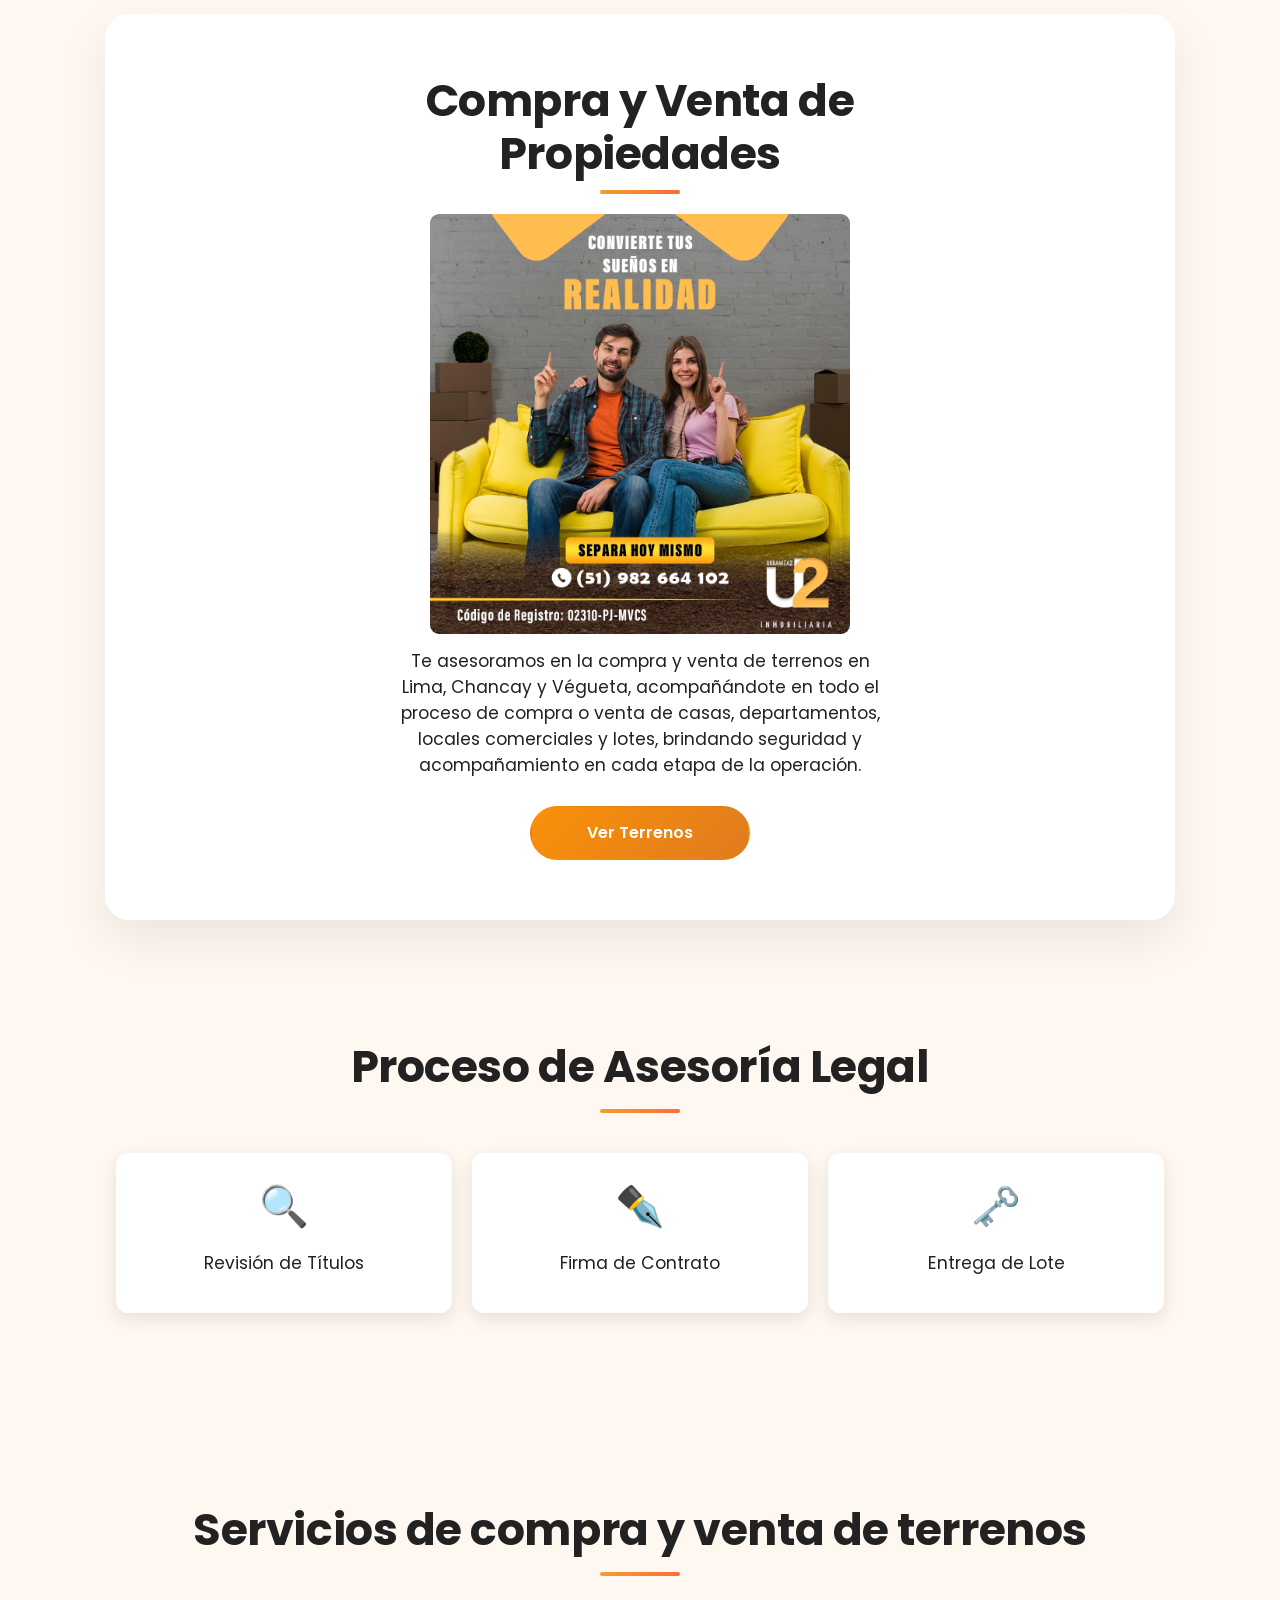
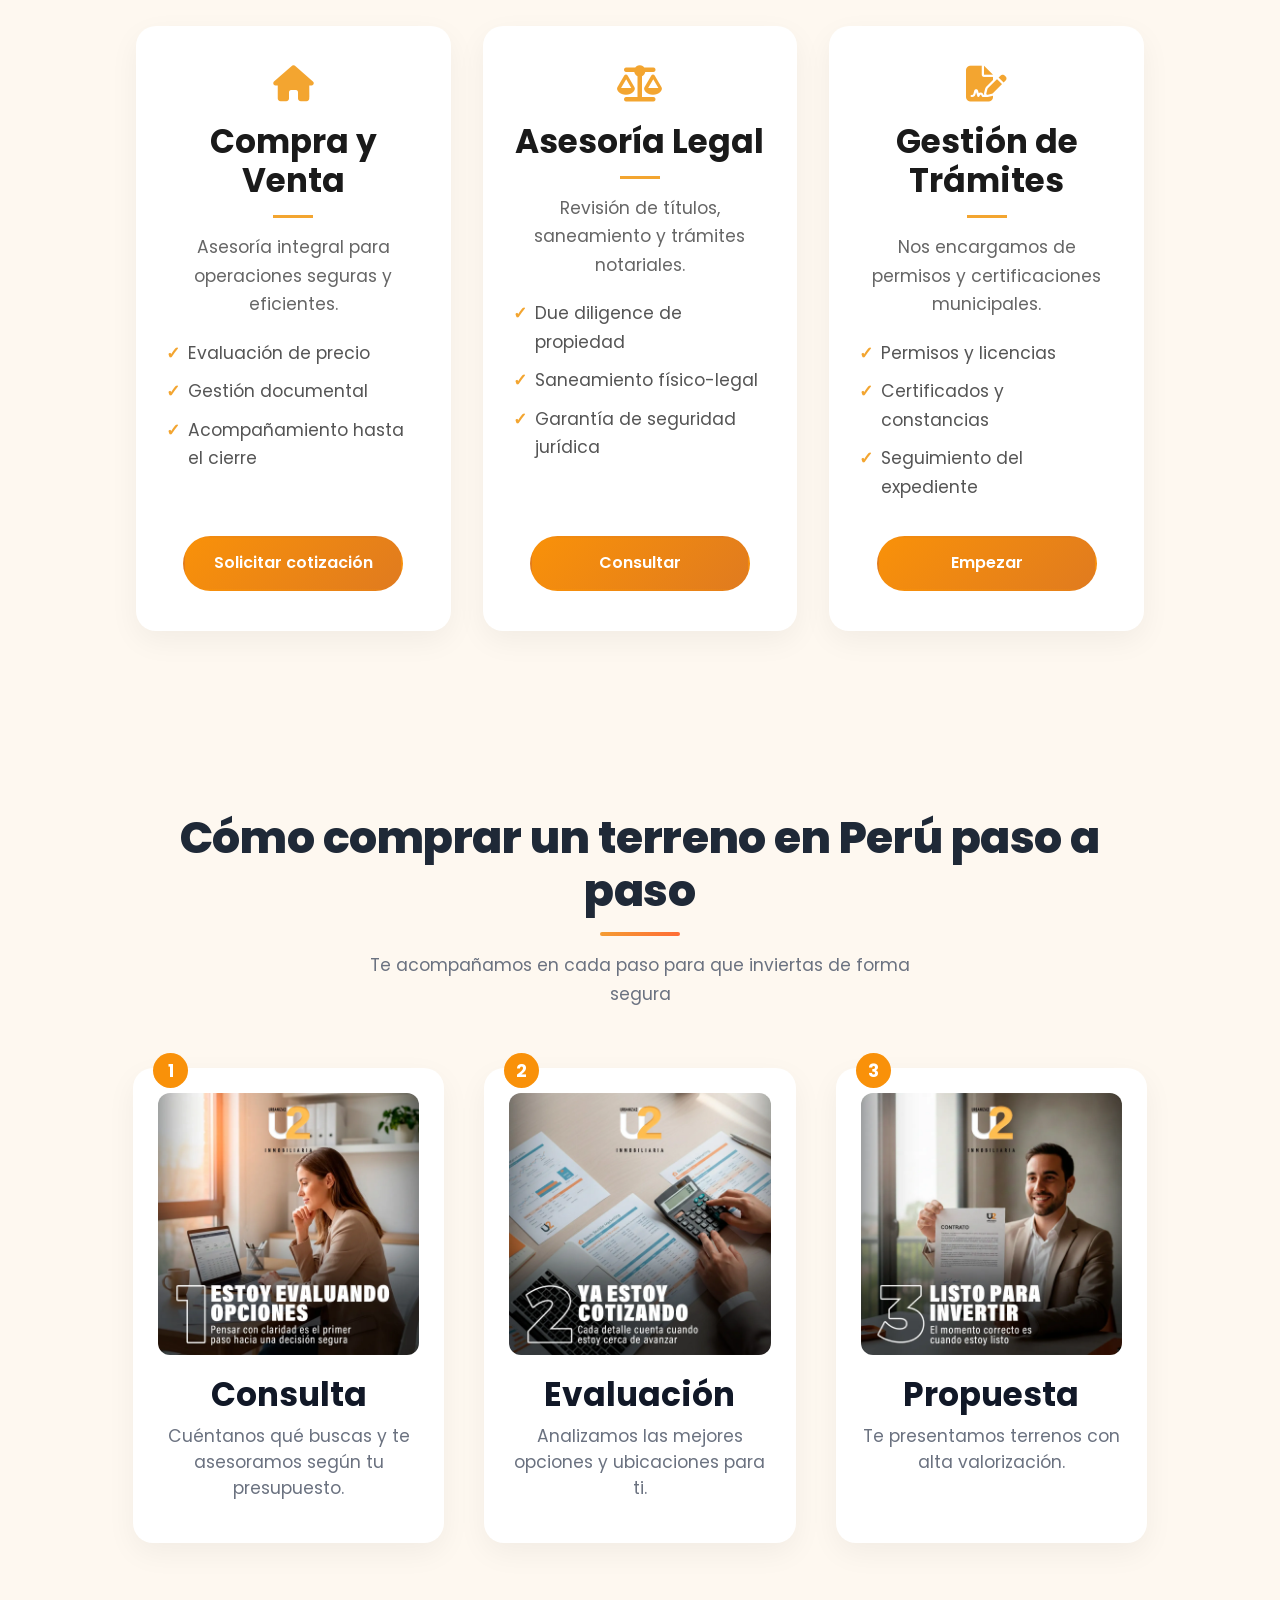
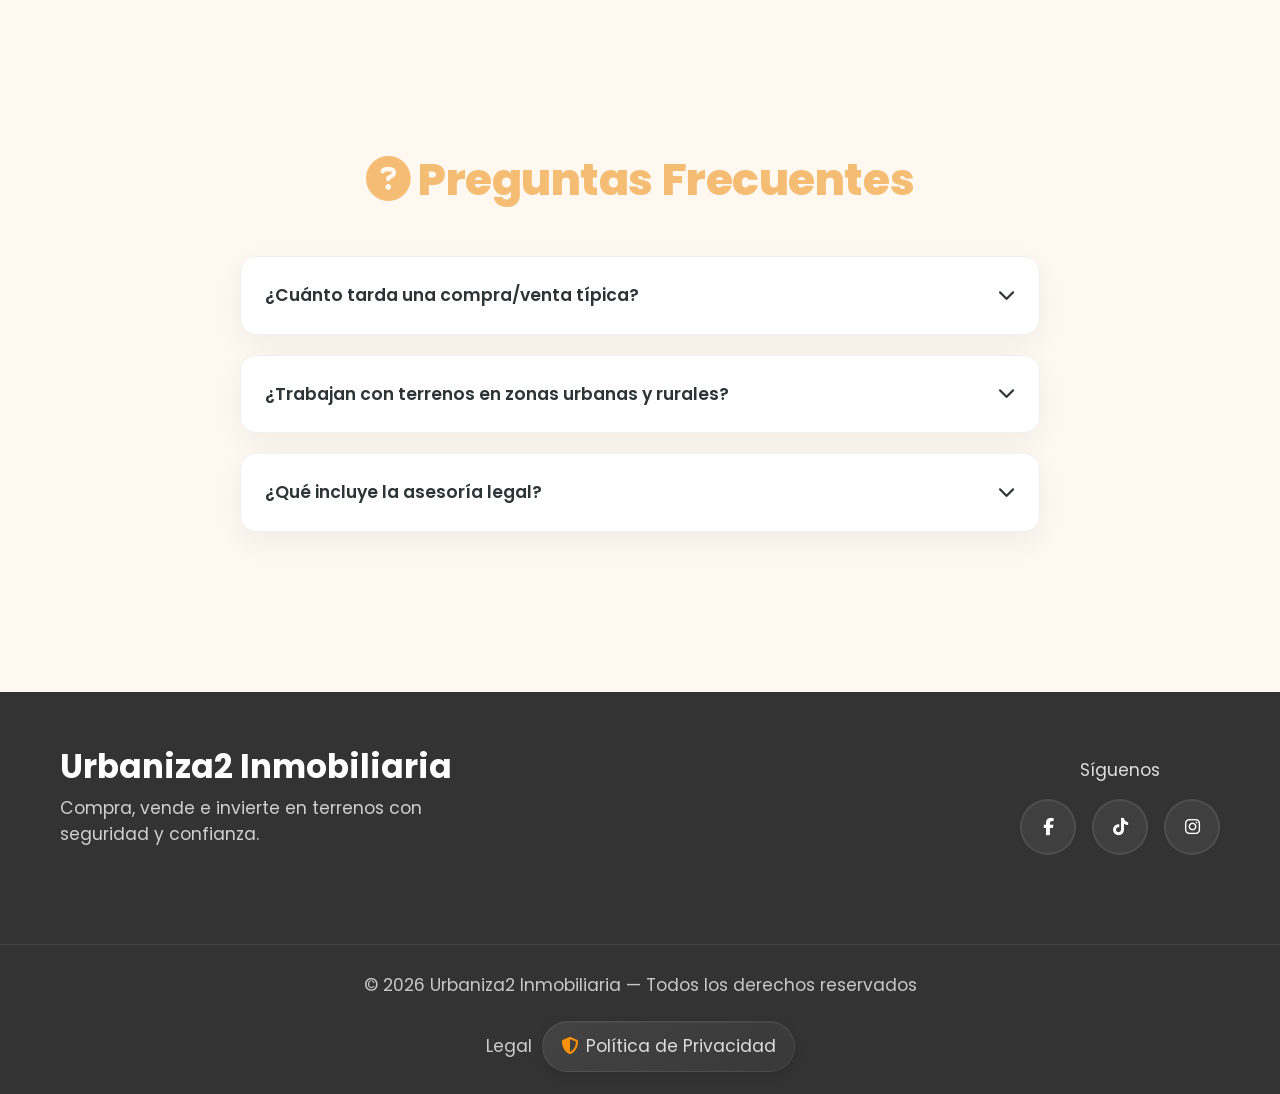
<file: paginas/servicios.html>
<!doctype html>
<!--servicios.html-->
<html lang="es-PE">

<head>
  <meta charset="UTF-8">
  <meta name="viewport" content="width=device-width, initial-scale=1">

  <!-- SEO básico -->
  <title>
    Servicios Inmobiliarios en Lima | Compra y Venta de Terrenos | Urbaniza2
  </title>

  <meta name="description"
    content="Expertos en compra, venta y asesoría de terrenos en Lima, Chancay y Végueta. Invierte con seguridad en lotes estratégicos con Urbaniza2.">
  <meta name="robots" content="index, follow">
  <meta name="author" content="Urbaniza2 Inmobiliaria">
  <meta name="theme-color" content="rgb(249,145,9)">
  <meta name="format-detection" content="telephone=no">

  <!-- Favicon -->
  <link rel="icon" href="../img/logos/U2.png" type="image/png">
  <link rel="apple-touch-icon" href="../img/logos/U2.png">

  <!-- Vista previa al compartir en redes y WhatsApp -->
  <meta property="og:title" content="Servicios Inmobiliarios | Urbaniza2 Inmobiliaria">
  <meta property="og:description"
    content="Asesoría en compra, venta y alquiler de propiedades en Chorrillos, Chancay y Végueta.">
  <meta property="og:image" content="https://urbaniza2.com/img/logos/logourbaniza2.png">
  <meta property="og:url" content="https://urbaniza2.com/paginas/servicios.html">
  <meta property="og:type" content="website">
  <meta name="geo.region" content="PE-LIM">
  <meta name="geo.placename" content="Lima">
  <link rel="canonical" href="https://urbaniza2.com/paginas/servicios.html">

  <!-- Rendimiento -->
  <link rel="preconnect" href="https://fonts.googleapis.com">
  <link rel="preconnect" href="https://fonts.gstatic.com" crossorigin>
  <link rel="preconnect" href="https://cdnjs.cloudflare.com">

  <!-- Fuentes e iconos -->
  <link href="https://fonts.googleapis.com/css2?family=Poppins:wght@300;400;500;600;700;800&display=swap"
    rel="stylesheet">
  <link rel="stylesheet" href="https://cdnjs.cloudflare.com/ajax/libs/font-awesome/6.5.0/css/all.min.css">

  <!-- Estilos -->
  <link rel="stylesheet" href="../css/global/base.css">
  <link rel="stylesheet" href="../css/global/animations.css">
  <link rel="stylesheet" href="../css/global/layout.css">
  <link rel="stylesheet" href="../css/global/tipografia.css">
  <link rel="stylesheet" href="../css/global/button.css">
  <link rel="stylesheet" href="../css/global/components.css">
  <link rel="stylesheet" href="../css/global/decorative.css">
  <link rel="stylesheet" href="../css/pages/servicios.css">

  <script type="application/ld+json">
      {
        "@context": "https://schema.org",
        "@type": "RealEstateAgent",
        "name": "Urbaniza2 Inmobiliaria",
        "url": "https://urbaniza2.com",
        "logo": "https://urbaniza2.com/img/logos/logourbaniza2.png",
        "areaServed": {
          "@type": "Place",
          "name": "Lima, Perú"
        },
        "description": "Servicios de compra, venta y asesoría de terrenos en Lima, Chancay y Végueta."
      }
    </script>

  <script type="application/ld+json">
      {
        "@context": "https://schema.org",
        "@type": "FAQPage",
        "mainEntity": [
          {
            "@type": "Question",
            "name": "¿Cuánto tarda una compra de terreno?",
            "acceptedAnswer": {
              "@type": "Answer",
              "text": "En promedio entre 2 y 4 semanas dependiendo de la documentación."
            }
          },
          {
            "@type": "Question",
            "name": "¿Trabajan con terrenos urbanos y rurales?",
            "acceptedAnswer": {
              "@type": "Answer",
              "text": "Sí, evaluamos ubicación, accesos y normativa para cada caso."
            }
          }
        ]
      }
    </script>
</head>

<body id="top">
  <header>
    <div class="container">
      <a href="../index.html">
        <img src="../img/logos/logourbaniza2.png" alt="Urbaniza2 Inmobiliaria - Ir a la página de inicio" class="logo">
      </a>
      <nav aria-label="Navegación principal">
        <ul>
          <li><a href="../index.html">Inicio</a></li>
          <li><a href="servicios.html" aria-current="page">Servicios</a></li>
          <li><a href="terrenos.html">Terrenos</a></li>
          <li><a href="nosotros.html">Nosotros</a></li>
          <li><a href="contacto.html">Contáctanos</a></li>
          <li><a href="blog.html">Blog</a></li>
        </ul>
      </nav>
      <button class="menu-toggle" id="menuToggle" aria-label="Abrir menú" aria-expanded="false">
        <span class="bar"></span>
        <span class="bar"></span>
        <span class="bar"></span>
      </button>
    </div>
  </header>

  <main>
    <section id="inicio" class="banner">

  <img class="background-img"
       src="../img/banner/banner-horario-web-.webp"
       alt="Compra y venta de terrenos en Lima - Urbaniza2">

  <div class="overlay"></div>

  <div class="banner-layout">

    <!-- IZQUIERDA -->
    <div class="banner-content">

      <h1 class="hero-title reveal">
        Servicios de Compra y Venta de Terrenos en Lima
      </h1>

      <p class="hero-description reveal">
        Ofrecemos terrenos con
        <strong>ubicación estratégica</strong>
        para vivienda, inversión o desarrollo comercial,
        y además opciones de
        <strong>alquiler vacacional</strong>
        para que disfrutes tus momentos de descanso.
      </p>

      <div class="btn-group hero-buttons reveal">

        <a href="https://wa.me/51982664102"
           class="btn btn-secondary"
           target="_blank"
           rel="noopener">
          Contáctanos Ahora
        </a>

        <a href="#compra-venta"
           class="btn btn-primary">
          Ver Servicios
        </a>

      </div>

    </div>

    <!-- DERECHA -->
    <div class="banner-info reveal">


      <div class="info-card">
        <i class="fas fa-file-signature"></i>

        <p>
          Asesoría legal y acompañamiento durante todo el proceso.
        </p>
      </div>

      <div class="info-card">
        <i class="fas fa-chart-line"></i>

        <p>
          Terrenos en zonas de crecimiento y alta valorización.
        </p>
      </div>

    </div>

  </div>

</section>

    <!-- CARD SERVICIO - CASA DE CAMPO -->
    <section id="tiktok" class="tiktok-section reveal">
      <div class="container">
        <div class="tiktok-card">
          <div class="service-card-grid">
            <div class="tiktok-texto">
              <h2 class="tiktok-title">Casa de Campo Las Reinas</h2>

              <p class="tiktok-desc">
                Como parte de nuestros servicios, también ofrecemos el
                alquiler de
                <strong>Casa de Campo Las Reinas</strong>, un espacio ideal
                para descansar en familia o con amigos, con piscina, amplias
                áreas verdes y zonas recreativas. Ubicada cerca de las Lomas
                de Lachay, Huacho y el Megapuerto de Chancay.
              </p>

              <!-- VIDEO -->
              <div class="tiktok-video mobile-video">
                <div class="video-card">
                  <iframe src="https://www.tiktok.com/player/v1/7465696581983997189" title="Video de TikTok"
                    loading="lazy" referrerpolicy="strict-origin-when-cross-origin" allowfullscreen="allowfullscreen">
                  </iframe>
                </div>
              </div>

              <ul class="beneficios-list">
                <li><span class="icon">🏊</span> <span>Piscina</span></li>
                <li><span class="icon">🍖</span> <span>Zona de Parrilla</span></li>
                <li><span class="icon">🌳</span> <span>Áreas Verdes</span></li>
              </ul>

              <a href="https://wa.me/51982664102" class="btn btn-primary tiktok-btn" target="_blank" rel="noopener">
                Consultar Disponibilidad
              </a>
            </div>

            <!-- VIDEO DESKTOP -->
            <div class="tiktok-video desktop-video">
              <div class="video-card">
                <iframe src="https://www.tiktok.com/player/v1/7465696581983997189" title="Video de TikTok"
                  loading="lazy" referrerpolicy="strict-origin-when-cross-origin" allowfullscreen="allowfullscreen">
                </iframe>
              </div>
            </div>
          </div>
        </div>
      </div>
    </section>

    <div id="compra-venta" class="section reveal">
      <div class="texto">
        <h2 class="compyven-titulo">Compra y Venta de Propiedades</h2>

        <div class="card">
          <img src="../img/compraventa/hazrealidad.webp" alt="Compra y venta de propiedades en Lima" loading="lazy">
        </div>
        <p>
          Te asesoramos en la compra y venta de terrenos en Lima, Chancay y
          Végueta, acompañándote en todo el proceso de compra o venta de
          casas, departamentos, locales comerciales y lotes, brindando
          seguridad y acompañamiento en cada etapa de la operación.
        </p>
        <a href="terrenos.html" class="btn btn-primary">Ver Terrenos</a>
      </div>
    </div>

    <section id="asesoria-legal" class="asesoria-section reveal">
      <div class="container">
        <h2 class="asesoria-title">Proceso de Asesoría Legal</h2>

        <div class="proceso-steps">
          <div class="step">
            <span class="icon">🔍</span>
            <p>Revisión de Títulos</p>
          </div>
          <div class="step">
            <span class="icon">✒️</span>
            <p>Firma de Contrato</p>
          </div>
          <div class="step">
            <span class="icon">🗝️</span>
            <p>Entrega de Lote</p>
          </div>
        </div>
      </div>
    </section>

    <!-- Grid de Servicios -->
    <section id="servicios-lista" class="services-section reveal">
      <div class="container">
        <h2 class="qofre-titulo">Servicios de compra y venta de terrenos</h2>

        <div class="services-grid reveal">
          <article class="service-card">
            <i class="fa-solid fa-house" aria-hidden="true"></i>
            <h3>Compra y Venta</h3>
            <div class="linea-decorativa" aria-hidden="true"></div>

            <p>Asesoría integral para operaciones seguras y eficientes.</p>
            <ul class="benefits">
              <li>Evaluación de precio</li>
              <li>Gestión documental</li>
              <li>Acompañamiento hasta el cierre</li>
            </ul>
            <a href="contacto.html" class="btn btn-primary">Solicitar cotización</a>
          </article>
          <article class="service-card">
            <i class="fa-solid fa-scale-balanced" aria-hidden="true"></i>
            <h3>Asesoría Legal</h3>
            <div class="linea-decorativa" aria-hidden="true"></div>
            <p>Revisión de títulos, saneamiento y trámites notariales.</p>
            <ul class="benefits">
              <li>Due diligence de propiedad</li>
              <li>Saneamiento físico-legal</li>
              <li>Garantía de seguridad jurídica</li>
            </ul>
            <a href="contacto.html" class="btn btn-primary">Consultar</a>
          </article>
          <article class="service-card">
            <i class="fa-solid fa-file-signature" aria-hidden="true"></i>
            <h3>Gestión de Trámites</h3>
            <div class="linea-decorativa" aria-hidden="true"></div>
            <p>Nos encargamos de permisos y certificaciones municipales.</p>
            <ul class="benefits">
              <li>Permisos y licencias</li>
              <li>Certificados y constancias</li>
              <li>Seguimiento del expediente</li>
            </ul>
            <a href="contacto.html" class="btn btn-primary">Empezar</a>
          </article>
        </div>
      </div>
    </section>

    <!-- Proceso de trabajo -->
    <section id="proceso" class="process-section">
      <div class="container">
        <h2 class="section-title">
          Cómo comprar un terreno en Perú paso a paso
        </h2>

        <p class="section-subtitle">
          Te acompañamos en cada paso para que inviertas de forma segura
        </p>
        <div class="process-steps">
          <div class="process-item">
            <div class="process-number">1</div>
            <div class="process-img">
              <img src="../img/procesos/proceso1.webp" alt="Paso 1: Consulta con un asesor" loading="lazy">
            </div>
            <h3>Consulta</h3>
            <p>Cuéntanos qué buscas y te asesoramos según tu presupuesto.</p>
          </div>
          <div class="process-item">
            <div class="process-number">2</div>
            <div class="process-img">
              <img src="../img/procesos/proceso2.webp" alt="Paso 2: Evaluación de opciones" loading="lazy">
            </div>
            <h3>Evaluación</h3>
            <p>Analizamos las mejores opciones y ubicaciones para ti.</p>
          </div>
          <div class="process-item">
            <div class="process-number">3</div>
            <div class="process-img">
              <img src="../img/procesos/proceso3.webp" alt="Paso 3: Propuesta de terrenos" loading="lazy">
            </div>
            <h3>Propuesta</h3>
            <p>Te presentamos terrenos con alta valorización.</p>
          </div>
        </div>
      </div>
    </section>

    <!-- FAQ -->
    <section id="faq" class="faq-section reveal">
      <div class="container">
        <h2>
          <i class="fas fa-question-circle" aria-hidden="true"></i> Preguntas
          Frecuentes
        </h2>
        <div class="faq-container">

          <div class="faq-item">
            <div class="faq-question">
              <span>¿Cuánto tarda una compra/venta típica?</span>
              <i class="fa-solid fa-chevron-down" aria-hidden="true"></i>
            </div>
            <div class="faq-answer">
              <p>
                En promedio 2–4 semanas, depende del saneamiento y documentos.
              </p>
            </div>
          </div>

          <div class="faq-item">
            <div class="faq-question">
              <span>¿Trabajan con terrenos en zonas urbanas y rurales?</span>
              <i class="fa-solid fa-chevron-down" aria-hidden="true"></i>
            </div>
            <div class="faq-answer">
              <p>
                Sí, evaluamos ubicación, accesos y normativa para cada caso.
              </p>
            </div>
          </div>

          <div class="faq-item">
            <div class="faq-question">
              <span>¿Qué incluye la asesoría legal?</span>
              <i class="fa-solid fa-chevron-down" aria-hidden="true"></i>
            </div>
            <div class="faq-answer">
              <p>
                Due diligence, revisión de títulos, saneamiento y
                acompañamiento notarial.
              </p>
            </div>
          </div>

        </div>
      </div>
    </section>
  </main>

  <footer class="footer">
    <div class="footer-container">
      <div class="footer-brand">
        <h3>Urbaniza2 Inmobiliaria</h3>
        <p>Compra, vende e invierte en terrenos con seguridad y confianza.</p>
      </div>
      <div class="footer-social">
        <span>Síguenos</span>
        <div class="redes-sociales">
          <a href="https://www.facebook.com/urbaniza2inmobiliaria?mibextid=ZbWKwL" target="_blank" rel="noopener"
            aria-label="Facebook">
            <i class="fab fa-facebook-f" aria-hidden="true"></i>
          </a>
          <a href="https://www.tiktok.com/@urbaniza2inmobiliaria" target="_blank" rel="noopener" aria-label="TikTok">
            <i class="fab fa-tiktok" aria-hidden="true"></i>
          </a>
          <a href="https://www.instagram.com/urbaniza2.inm" target="_blank" rel="noopener" aria-label="Instagram">
            <i class="fab fa-instagram" aria-hidden="true"></i>
          </a>
        </div>
      </div>
    </div>
    <div class="footer-bottom">
      <p>© 2026 Urbaniza2 Inmobiliaria — Todos los derechos reservados</p>

      <div class="footer-legal">
        <span>Legal</span>

        <a href="privacidad.html" class="footer-privacy">
          <i class="fas fa-shield-alt"></i>
          Política de Privacidad
        </a>
      </div>
    </div>

  </footer>

  <a href="https://wa.me/51982664102" class="whatsapp-float" target="_blank" rel="noopener"
    title="Chatea con nosotros por WhatsApp" aria-label="Contactar por WhatsApp">
    <svg xmlns="http://www.w3.org/2000/svg" width="30" height="30" fill="#fff" viewBox="0 0 24 24" aria-hidden="true">
      <path
        d="M12.004 2.002C6.475 2.002 2 6.477 2 12.007c0 1.994.522 3.853 1.516 5.513L2 22l4.605-1.505A9.944 9.944 0 0012.004 22c5.528 0 10.002-4.475 10.002-9.993 0-5.53-4.474-10.005-10.002-10.005zm.007 18.002c-1.612 0-3.185-.437-4.564-1.263l-.328-.195-2.733.893.9-2.66-.212-.34a7.935 7.935 0 01-1.2-4.177c0-4.415 3.59-8.006 8.004-8.006 4.415 0 8.004 3.59 8.004 8.006 0 4.413-3.59 7.992-8.004 7.992zm4.507-5.994c-.246-.123-1.457-.72-1.683-.8-.226-.08-.392-.123-.558.124-.165.246-.64.8-.785.965-.145.165-.29.185-.536.062-.246-.123-1.04-.383-1.98-1.22-.732-.652-1.226-1.46-1.37-1.705-.145-.247-.015-.38.109-.502.112-.111.246-.29.37-.435.124-.144.165-.247.248-.412.083-.165.042-.31-.02-.435-.062-.123-.558-1.35-.764-1.845-.202-.485-.407-.42-.558-.427-.145-.006-.31-.007-.476-.007-.165 0-.435.062-.663.31-.227.248-.866.845-.866 2.06 0 1.215.886 2.39 1.008 2.554.124.165 1.742 2.658 4.225 3.724.59.254 1.05.405 1.408.519.592.188 1.132.162 1.56.098.476-.07 1.457-.595 1.663-1.173.205-.577.205-1.07.145-1.173-.062-.104-.227-.165-.476-.288z" />
    </svg>
  </a>

  <a class="scrollToHome scroll-to-home-visible" href="#top" aria-label="Volver arriba">
    <i class="fa fa-angle-up" aria-hidden="true"></i>
  </a>

  <!-- Scripts -->
  <script src="../js/servicio.js" defer></script>
  <script src="../js/main.js" defer></script>

  <script async src="https://www.tiktok.com/embed.js"></script>
</body>

</html>
</file>
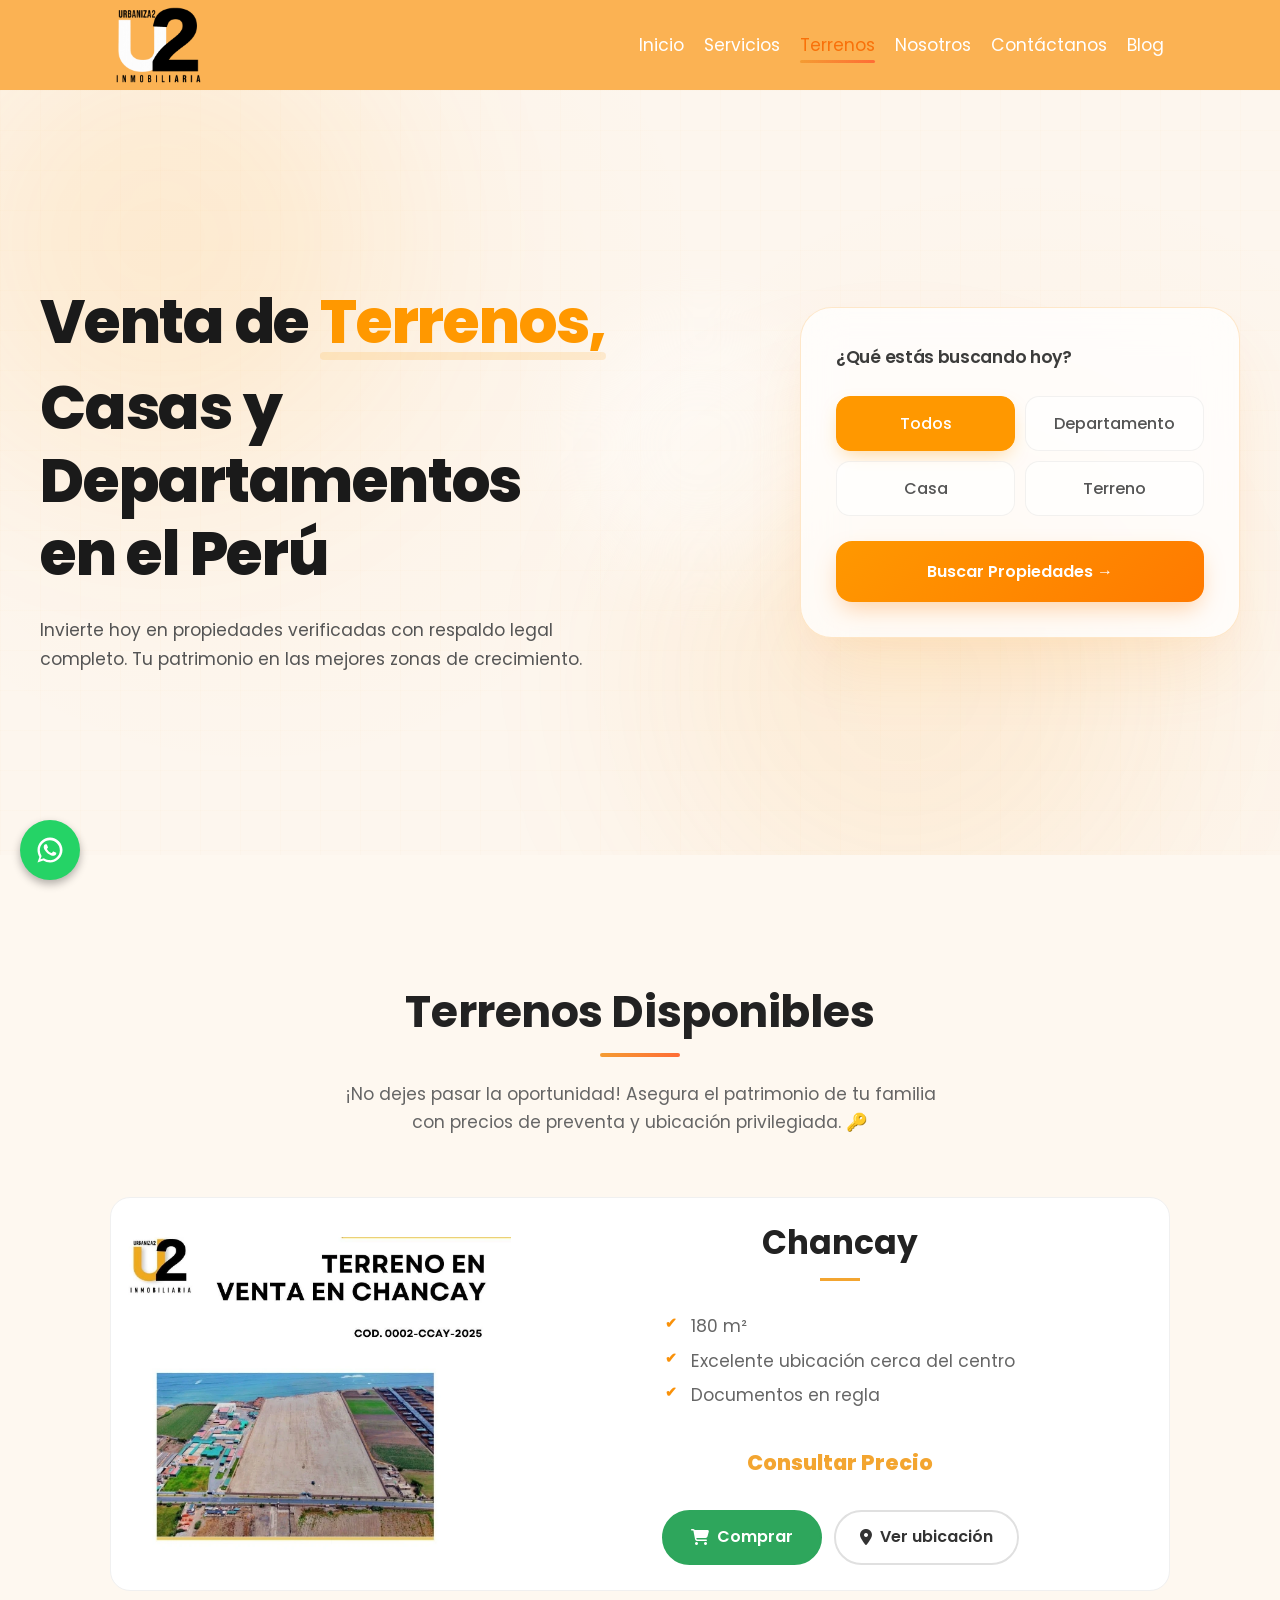
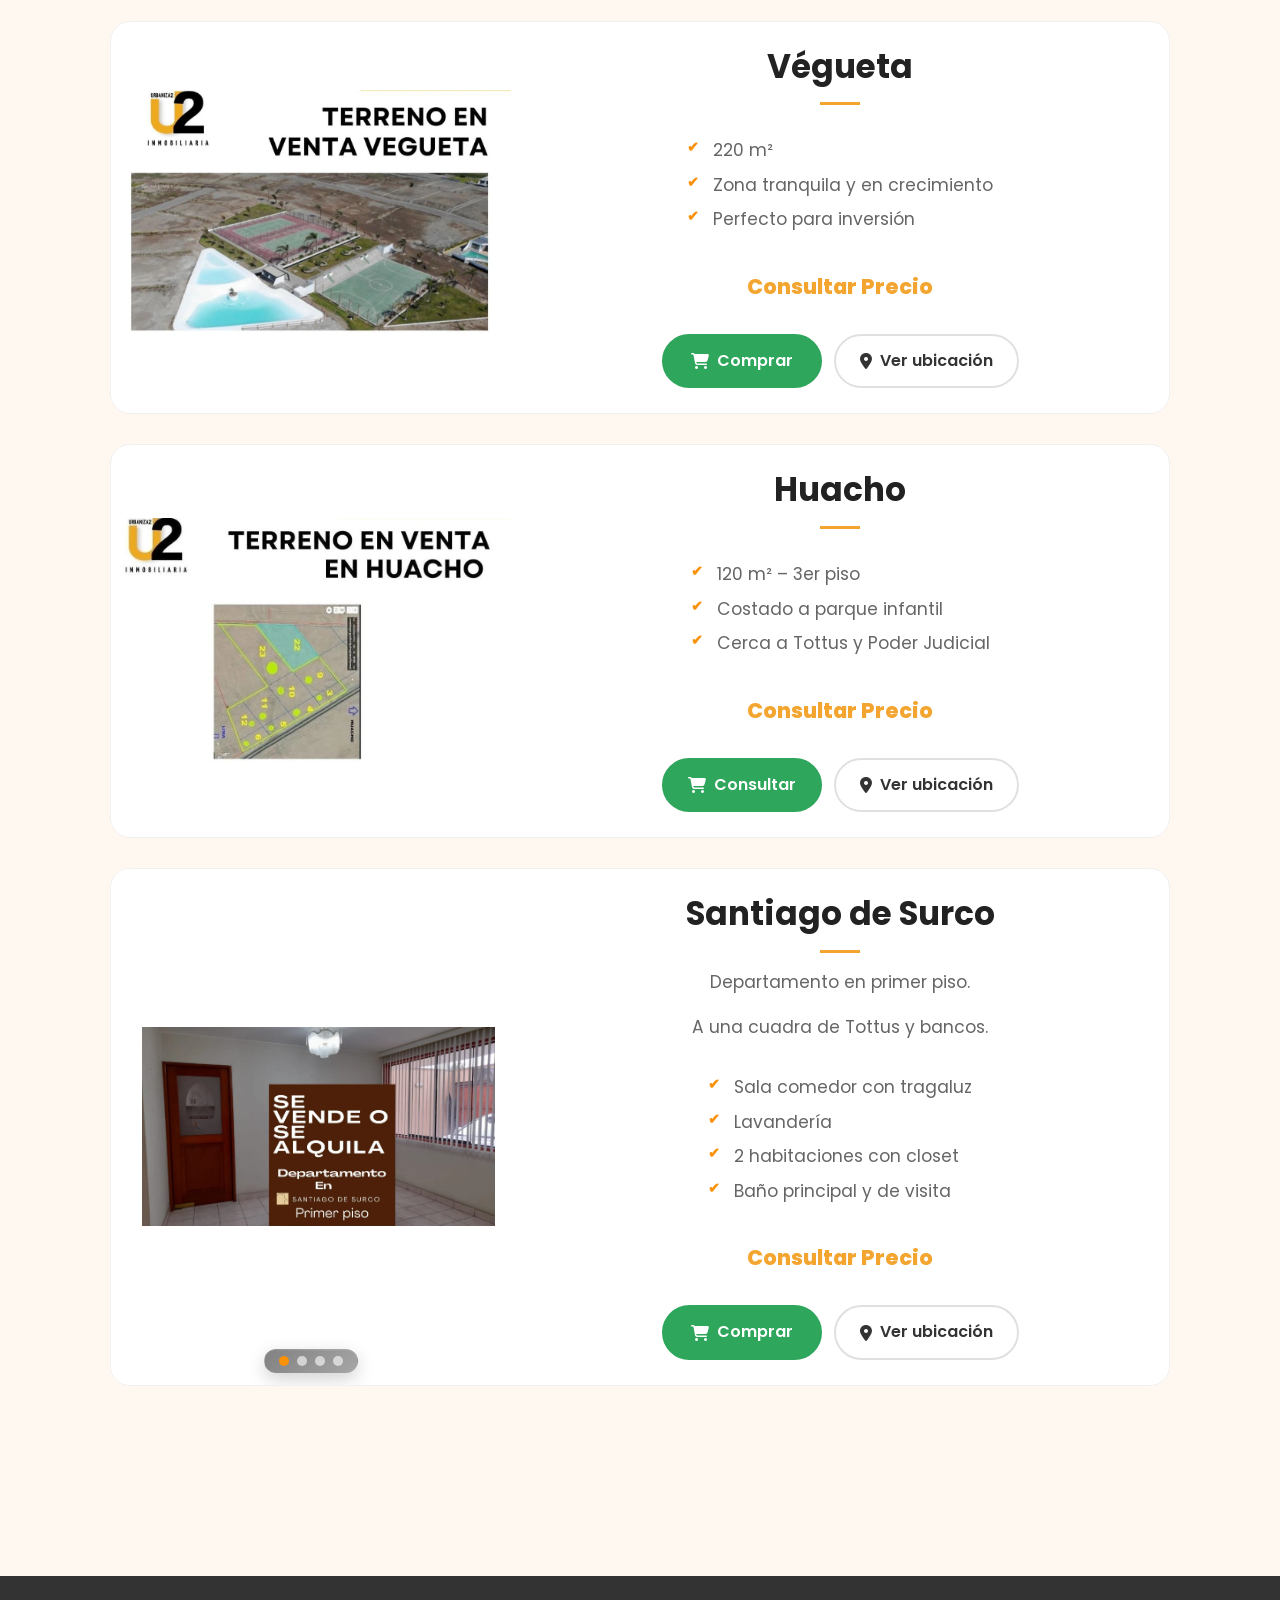
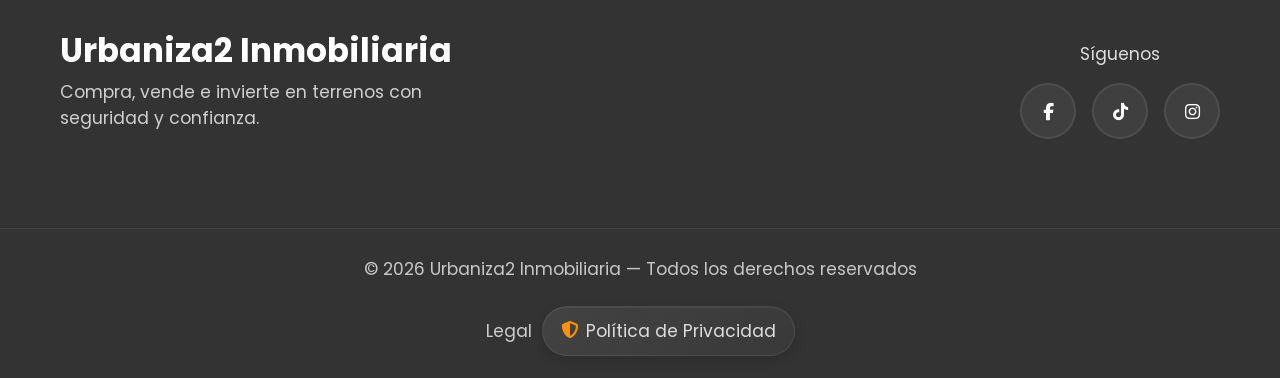
<file: paginas/terrenos.html>
<!--terrenos.html-->
<!doctype html>
<html lang="es-PE">

<head>
  <meta charset="UTF-8">
  <meta name="viewport" content="width=device-width, initial-scale=1">

  <!-- SEO básico -->
  <title>Terrenos en Venta en Perú | Urbaniza2 Inmobiliaria</title>
  <meta name="description"
    content="Explora terrenos en venta en Chancay, Végueta, Huacho y Surco. Invierte con seguridad, precios accesibles y asesoría profesional con Urbaniza2.">
  <meta name="robots" content="index, follow">
  <meta name="author" content="Urbaniza2 Inmobiliaria">
  <meta name="theme-color" content="#f99109">
  <meta name="format-detection" content="telephone=no">

  <!-- Favicon -->
  <link rel="icon" href="../img/logos/U2.png" type="image/png">
  <link rel="apple-touch-icon" href="../img/logos/U2.png">

  <!-- Vista previa al compartir en redes y WhatsApp -->
  <meta property="og:title" content="Terrenos en Venta en Perú | Urbaniza2 Inmobiliaria">
  <meta property="og:description"
    content="Encuentra terrenos en Chancay, Végueta, Huacho y más. Compra fácil y segura.">
  <meta property="og:image" content="https://urbaniza2.com/img/terrenos/chancay1.webp">
  <meta property="og:url" content="https://urbaniza2.com/paginas/terrenos.html">
  <meta property="og:type" content="website">
  <meta property="og:locale" content="es_PE">
  <meta name="geo.region" content="PE-LIM">
  <meta name="geo.placename" content="Lima">
  <link rel="canonical" href="https://urbaniza2.com/paginas/terrenos.html">

  <!-- Rendimiento -->
  <link rel="preconnect" href="https://fonts.googleapis.com">
  <link rel="preconnect" href="https://fonts.gstatic.com" crossorigin>
  <link rel="preconnect" href="https://cdnjs.cloudflare.com">
  <link rel="preload" as="image" href="../img/terrenos/chancay1.webp">

  <!-- Fuentes e iconos -->
  <link href="https://fonts.googleapis.com/css2?family=Poppins:wght@300;400;500;600;700;800&display=swap"
    rel="stylesheet">
  <link rel="stylesheet" href="https://cdnjs.cloudflare.com/ajax/libs/font-awesome/6.5.0/css/all.min.css">

  <!-- Estilos -->
  <link rel="stylesheet" href="../css/global/base.css">
  <link rel="stylesheet" href="../css/global/animations.css">
  <link rel="stylesheet" href="../css/global/layout.css">
  <link rel="stylesheet" href="../css/global/tipografia.css">
  <link rel="stylesheet" href="../css/global/button.css">
  <link rel="stylesheet" href="../css/global/components.css">
  <link rel="stylesheet" href="../css/global/decorative.css">
  <link rel="stylesheet" href="../css/pages/terrenos.css">

</head>

<body>
  <div id="top"></div>
  <header>
    <div class="container">
      <a href="../index.html"><img src="../img/logos/logourbaniza2.png" alt="logo" class="logo" loading="lazy"></a>
      <nav>
        <ul>
          <li><a href="../index.html">Inicio</a></li>
          <li><a href="servicios.html">Servicios</a></li>
          <li><a href="terrenos.html" aria-current="page">Terrenos</a></li>
          <li><a href="nosotros.html">Nosotros</a></li>
          <li><a href="contacto.html">Contáctanos</a></li>
          <li><a href="blog.html">Blog</a></li>
        </ul>
      </nav>
      <button class="menu-toggle" id="menuToggle" aria-label="Abrir menú" aria-expanded="false">
        <span class="bar"></span>
        <span class="bar"></span>
        <span class="bar"></span>
      </button>
    </div>
  </header>

<!-- HERO / BUSCADOR DE INMUEBLES -->
<section id="buscador" class="hero-terrenos">

  <div class="hero-overlay"></div>
  
  <!-- Elementos de diseño geométrico abstracto -->
  <div class="hero-shape shape-1"></div>
  <div class="hero-shape shape-2"></div>
  <div class="hero-shape shape-3"></div>

  <div class="hero-container-grid">
    
    <!-- Columna Izquierda: Mensaje de Impacto -->
    <div class="hero-text-side">
      <h1 class="hero-title">
        Venta de <span>Terrenos,</span><br>
        Casas y Departamentos<br>
        en el Perú
      </h1>

      <p class="hero-description">
        Invierte hoy en propiedades verificadas con respaldo legal completo.
        Tu patrimonio en las mejores zonas de crecimiento.
      </p>
    </div>

    <!-- Columna Derecha: El Buscador como Tarjeta de Interfaz Moderna -->
    <div class="hero-search-side">
      <form class="hero-search" id="form-buscador">
        
        <span class="search-card-label">¿Qué estás buscando hoy?</span>

        <div class="hero-tabs">
          <button type="button" class="tab active" data-value="">
            Todos
          </button>

          <button type="button" class="tab" data-value="Departamento">
            Departamento
          </button>

          <button type="button" class="tab" data-value="Casa">
            Casa
          </button>

          <button type="button" class="tab" data-value="Terreno">
            Terreno
          </button>
        </div>

        <input type="hidden" id="tipo-inmueble" value="">

        <button type="submit" class="btn-buscar">
          Buscar Propiedades →
        </button>

      </form>
    </div>

  </div>
</section>


  <!-- TERRENOS DISPONIBLES - TERRENOS -->
  <section id="terrenos-disponibles">
    <div class="container">
      <h2 class="terrdis-titulo">Terrenos Disponibles</h2>
      <p class="section-subtitle">
        ¡No dejes pasar la oportunidad! Asegura el patrimonio de tu familia
        con precios de preventa y ubicación privilegiada. 🔑
      </p>

      <!-- CARD 1 - CHANCAY -->
      <div class="terreno-card" data-tipo="Terreno" data-ubicacion="Chancay Lima Peru">
        <div class="terreno-img">
          <img src="../img/terrenos/chancay1.webp" alt="Terreno en Chancay" loading="lazy">
        </div>
        <div class="terreno-info">
          <h3>Chancay</h3>
          <div class="linea-decorativa" aria-hidden="true"></div>

          <ul class="terreno-detalles">
            <li>180 m²</li>
            <li>Excelente ubicación cerca del centro</li>
            <li>Documentos en regla</li>
          </ul>
          <p class="precio">Consultar Precio</p>
          <div class="card-actions">
            <button class="btn-comprar" data-ubicacion="Chancay" data-area="180 m²">
              <i class="fas fa-shopping-cart" aria-hidden="true"> </i> Comprar
            </button>
            <a href="#" class="btn-ubicacion" data-destino="-11.5552648,-77.2746358">
              <i class="fas fa-map-marker-alt" aria-hidden="true"></i> Ver ubicación
            </a>
          </div>
        </div>
      </div>

      <!-- CARD 2 - VEGUETA -->
      <div class="terreno-card" data-tipo="Terreno" data-ubicacion="Vegueta Huaura Lima Peru">
        <div class="terreno-img">
          <img src="../img/terrenos/vegueta.webp" alt="Terreno en Vegueta" loading="lazy">
        </div>
        <div class="terreno-info">
          <h3>Végueta</h3>
          <div class="linea-decorativa" aria-hidden="true"></div>

          <ul class="terreno-detalles">
            <li>220 m²</li>
            <li>Zona tranquila y en crecimiento</li>
            <li>Perfecto para inversión</li>
          </ul>
          <p class="precio">Consultar Precio</p>
          <div class="card-actions">
            <button class="btn-comprar" data-ubicacion="Vegueta" data-area="220 m²">
              <i class="fas fa-shopping-cart" aria-hidden="true"></i> Comprar
            </button>
            <a href="#" class="btn-ubicacion" data-destino="-10.994598,-77.6302965">
              <i class="fas fa-map-marker-alt" aria-hidden="true"></i> Ver ubicación
            </a>
          </div>
        </div>
      </div>

      <!-- CARD 3 - HUACHO -->
      <div class="terreno-card" data-tipo="Departamento" data-ubicacion="Huacho Lima Peru">
        <div class="terreno-img">
          <img src="../img/terrenos/huacho.webp" alt="Departamento en Huacho" loading="lazy">
        </div>
        <div class="terreno-info">
          <h3>Huacho</h3>
          <div class="linea-decorativa" aria-hidden="true"></div>
          <ul class="terreno-detalles">
            <li>120 m² – 3er piso</li>
            <li>Costado a parque infantil</li>
            <li>Cerca a Tottus y Poder Judicial</li>
          </ul>
          <p class="precio">Consultar Precio</p>
          <div class="card-actions">
            <button class="btn-comprar" data-ubicacion="Huacho" data-area="120 m²">
              <i class="fas fa-shopping-cart" aria-hidden="true"></i> Consultar
            </button>
            <a href="#" class="btn-ubicacion" data-destino="-11.1091326,-77.6029019">
              <i class="fas fa-map-marker-alt" aria-hidden="true"></i> Ver ubicación
            </a>
          </div>
        </div>
      </div>

      <!-- CARD 4 - SANTIAGO DE SURCO -->
      <div class="terreno-card" data-tipo="Departamento" data-ubicacion="Santiago de Surco Lima Peru">
        <div class="terreno-img">
          <div class="carrusel-chorrillos">
            <div class="carrusel-container">
              <div class="carrusel-slide active">
                <img src="../img/terrenos/alquila.webp" alt="Santiago de Surco 1" loading="lazy">
              </div>
              <div class="carrusel-slide">
                <img src="../img/terrenos/ubicada.webp" alt="Santiago de Surco 2" loading="lazy">
              </div>
              <div class="carrusel-slide">
                <img src="../img/terrenos/habitacion2.webp" alt="Santiago de Surco 3" loading="lazy">
              </div>
              <div class="carrusel-slide">
                <img src="../img/terrenos/baño-prin.webp" alt="Santiago de Surco 4" loading="lazy">
              </div>
            </div>
            <div class="carrusel-indicadores">
              <button class="indicador active" aria-label="Ver imagen 1"></button>
              <button class="indicador" aria-label="Ver imagen 2"></button>
              <button class="indicador" aria-label="Ver imagen 3"></button>
              <button class="indicador" aria-label="Ver imagen 4"></button>
            </div>
          </div>
        </div>
        <div class="terreno-info">
          <h3>Santiago de Surco</h3>
          <div class="linea-decorativa" aria-hidden="true"></div>
          <p>Departamento en primer piso.</p>
          <p>A una cuadra de Tottus y bancos.</p>
          <ul class="terreno-detalles">
            <li>Sala comedor con tragaluz</li>
            <li>Lavandería</li>
            <li>2 habitaciones con closet</li>
            <li>Baño principal y de visita</li>
          </ul>
          <p class="precio">Consultar Precio</p>
          <div class="card-actions">
            <button class="btn-comprar" data-ubicacion="Surco" data-area="120 m²">
              <i class="fas fa-shopping-cart" aria-hidden="true"></i> Comprar
            </button>
            <a href="#" class="btn-ubicacion" data-destino="-12.159719,-76.989647">
              <i class="fas fa-map-marker-alt" aria-hidden="true"></i> Ver ubicación
            </a>
          </div>
        </div>
      </div>
    </div>
  </section>

  <!-- MODAL FORMULARIO COMPRA -->
  <div id="modal-compra" class="modal-compra" hidden>
    <div class="modal-compra-content">
      <div class="modal-compra-header">
        <h2>Formulario de Compra</h2>
        <button type="button" class="close-compra" aria-label="Cerrar formulario">&times;</button>
      </div>
      <div class="modal-compra-body">
        <div class="terreno-seleccionado">
          <h3>Terreno seleccionado</h3>
          <div class="terreno-info">
            <p><strong>Ubicación:</strong> <span id="info-ubicacion">-</span></p>
            <p><strong>Área:</strong> <span id="info-area">-</span></p>
          </div>
        </div>
        <form class="form-compra">
          <div class="form-grid">
            <div class="form-group">
              <label>Nombre</label>
              <input type="text" required>
            </div>
            <div class="form-group">
              <label>Teléfono</label>
              <input type="tel" required>
            </div>
            <div class="form-group full-width">
              <label>Mensaje</label>
              <textarea rows="3"></textarea>
            </div>
          </div>
          <div class="form-actions">
            <button type="button" class="btn-cancelar">Cancelar</button>
            <button type="submit" class="btn-enviar-compra">Enviar</button>
          </div>
        </form>
      </div>
    </div>
  </div>

  <a class="scrollToHome" href="#top">
    <i class="fa fa-angle-up"></i>
  </a>

  <!-- Footer -->
  <footer class="footer">
    <div class="footer-container">
      <div class="footer-brand">
        <h3>Urbaniza2 Inmobiliaria</h3>
        <p>Compra, vende e invierte en terrenos con seguridad y confianza.</p>
      </div>
      <div class="footer-social">
        <span>Síguenos</span>
        <div class="redes-sociales">
          <a href="https://www.facebook.com/urbaniza2inmobiliaria?mibextid=ZbWKwL" target="_blank"
            rel="noopener noreferrer" aria-label="Facebook">
            <i class="fab fa-facebook-f"></i>
          </a>
          <a href="https://www.tiktok.com/@urbaniza2inmobiliaria" target="_blank" rel="noopener noreferrer"
            aria-label="TikTok">
            <i class="fab fa-tiktok"></i>
          </a>
          <a href="https://www.instagram.com/urbaniza2.inm" target="_blank" rel="noopener noreferrer"
            aria-label="Instagram">
            <i class="fab fa-instagram"></i>
          </a>
        </div>
      </div>
    </div>
    <div class="footer-bottom">
      <p>© 2026 Urbaniza2 Inmobiliaria — Todos los derechos reservados</p>

      <div class="footer-legal">
        <span>Legal</span>

        <a href="privacidad.html" class="footer-privacy">
          <i class="fas fa-shield-alt"></i>
          Política de Privacidad
        </a>
      </div>
    </div>
  </footer>

  <a href="https://wa.me/51982664102" class="whatsapp-float" target="_blank" rel="noopener noreferrer"
    title="Chatea con nosotros por WhatsApp">
    <svg xmlns="http://www.w3.org/2000/svg" width="30" height="30" fill="#fff" viewBox="0 0 24 24">
      <path
        d="M12.004 2.002C6.475 2.002 2 6.477 2 12.007c0 1.994.522 3.853 1.516 5.513L2 22l4.605-1.505A9.944 9.944 0 0012.004 22c5.528 0 10.002-4.475 10.002-9.993 0-5.53-4.474-10.005-10.002-10.005zm.007 18.002c-1.612 0-3.185-.437-4.564-1.263l-.328-.195-2.733.893.9-2.66-.212-.34a7.935 7.935 0 01-1.2-4.177c0-4.415 3.59-8.006 8.004-8.006 4.415 0 8.004 3.59 8.004 8.006 0 4.413-3.59 7.992-8.004 7.992zm4.507-5.994c-.246-.123-1.457-.72-1.683-.8-.226-.08-.392-.123-.558.124-.165.246-.64.8-.785.965-.145.165-.29.185-.536.062-.246-.123-1.04-.383-1.98-1.22-.732-.652-1.226-1.46-1.37-1.705-.145-.247-.015-.38.109-.502.112-.111.246-.29.37-.435.124-.144.165-.247.248-.412.083-.165.042-.31-.02-.435-.062-.123-.558-1.35-.764-1.845-.202-.485-.407-.42-.558-.427-.145-.006-.31-.007-.476-.007-.165 0-.435.062-.663.31-.227.248-.866.845-.866 2.06 0 1.215.886 2.39 1.008 2.554.124.165 1.742 2.658 4.225 3.724.59.254 1.05.405 1.408.519.592.188 1.132.162 1.56.098.476-.07 1.457-.595 1.663-1.173.205-.577.205-1.07.145-1.173-.062-.104-.227-.165-.476-.288z" />
    </svg>
  </a>

  <script src="../js/main.js" defer></script>
  <script src="../js/terreno.js" defer></script>
  <script src="../js/ubicacion.js" defer></script>
  <script src="../js/formulario.js" defer></script>
</body>

</html>
</file>
<file: css/global/base.css>
/* =============================================================
   BASE.CSS — Variables, Reset, Layout, Secciones, Componentes
   ============================================================= */


/* ── 1. VARIABLES GLOBALES ─────────────────────────────────── */
:root {
  /* Marca */
  --primary:              #f99109;
  --primary-soft:         #fb9f2ee2;
  --primary-orange-light: #ffb347;

  /* Texto */
  --text-dark: #2d3436;
  --text-gray: #636e72;

  /* Fondos */
  --bg-white:   #ffffff;
  --section-bg: #eef1f4;
  --card-bg:    #ffffff;

  /* Bordes */
  --border-color: #f0f0f0;

  /* Gradientes */
  --gold:          linear-gradient(135deg, #f49d32, #ffcc80);
  --gradient-main: linear-gradient(135deg, #f49d32, #ff6b35);
  --bg-gradient:   linear-gradient(180deg, #f4f6f8 0%, #eef1f4 100%);

  /* Colores de acción */
  --dark:        #333;
  --whatsapp:    #25d366;
  --email-blue:  #3498db;
  --map-red:     #e74c3c;

  /* Z-index */
  --z-header: 900;
  --z-overlay: 950;
  --z-modal: 1000;

  /* Radios */
  --radius-lg: 20px;
  --radius-xl: 26px;

  /* Sombras */
  --shadow-soft: 0 10px 30px rgba(0, 0, 0, 0.05);
  --shadow-hover: 0 20px 40px rgba(0, 0, 0, 0.1);

  /* Transiciones */
  --transition-fast: 0.25s ease;
  --transition-normal: 0.3s ease;
}


/* ── 2. RESET Y BASE ────────────────────────────────────────── */
*,
*::before,
*::after { box-sizing: border-box; }

html {
  scroll-behavior: smooth;
  height: 100%;
}

body {
  height: 100%;
  overflow-x: hidden;
  font-family: "Poppins", Arial, sans-serif;
  margin: 0;
  padding: 0;
  background: rgba(249, 145, 9, 0.06);
  color: #222;
  /* CAMBIO: padding-top fluido — antes fijo 90px */
  padding-top: clamp(70px, 9vw, 90px);
}

img {
  max-width: 100%;
  height: auto;
  display: block;
}

.container {
  width: min(85%, 1100px);
  margin: 0 auto;
  padding: 0 clamp(12px, 2.5vw, 20px);
}


/* ── 3. SECCIONES ───────────────────────────────────────────── */
section{
  margin-bottom: clamp(30px, 5vw, 50px);
}

.section-title{
  align-items: center;
}

.section-subtitle {
  text-align: center;
  max-width: 600px;
  margin: 15px auto;
  margin-bottom: clamp(35px, 6vw, 60px);
  color: #666;
}
/* ── 9. UTILIDADES JS ───────────────────────────────────────── */
.body-no-scroll          { overflow: hidden; }
.body-scroll             { overflow: auto; }
</file>
<file: css/global/animations.css>
/* animations.css */
/* Sin cambios: las propiedades aquí son transform, opacity, scale —
   ninguna es medida fluida. No aplica clamp(). */

/* reveal */
.reveal,
.reveal-left,
.reveal-right {
  opacity: 0;
  transform: translateY(40px);
  transition: all 0.6s ease;
}
.reveal.visible,
.reveal-left.visible,
.reveal-right.visible,
.reveal.active {
  opacity: 1;
  transform: translateY(0);
}

/* keyframes */
@keyframes fadeIn {
  from { opacity: 0; }
  to   { opacity: 1; }
}
@keyframes slideIn {
  from { opacity: 0; transform: translateY(-50px); }
  to   { opacity: 1; transform: translateY(0); }
}
@keyframes modalSlideIn {
  from { opacity: 0; transform: scale(0.9) translateY(-20px); }
  to   { opacity: 1; transform: scale(1)   translateY(0); }
}

/* animacion de modal */
@keyframes modalFadeIn {
  from { opacity: 0; }
  to { opacity: 1; }
}
@keyframes modalPop {
  from {
    transform: scale(0.9) translateY(20px);
    opacity: 0;
  }
  to {
    transform: scale(1) translateY(0);
    opacity: 1;
  }
}

/*ANIMACION DE NOSOTROS*/
/* Reveal inmediato al cargar */
.reveal-immediate {
  opacity: 0;
  transform: translateY(30px);
  animation: revealImmediate 0.8s ease forwards;
  animation-delay: 0.35s;
}

@keyframes revealImmediate {
  to {
    opacity: 1;
    transform: translateY(0);
  }
}

/* ANIMACIONES DE BLOG */
@keyframes fadeModal {
  from {
    opacity: 0;
  }
  to {
    opacity: 1;
  }
}

/* ANIMACIONES DE CONTACTO */
@keyframes modalUp {
  from {
    opacity: 0;
    transform: translateY(40px) scale(.98);
  }
  to {
    opacity: 1;
    transform: translateY(0) scale(1);
  }
}

@keyframes fadeUp {
  from {
    opacity: 0;
    transform: translateY(50px);
  }
  to {
    opacity: 1;
    transform: translateY(0);
  }
}

@keyframes checkBounce {
  0%   { transform: scale(0);   opacity: 0; }
  50%  { transform: scale(1.2); opacity: 1; }
  100% { transform: scale(1);   opacity: 1; }
}
/* ═══════════════════════════════════════
   HERO SLIDER MOBILE ANIMATIONS - INDEX.CSS
═══════════════════════════════════════ */
@media (max-width: 768px) {

  .slide {
    opacity: 0;
    transform: scale(1.1);
    transition:
      opacity .9s ease,
      transform 1.4s ease;
  }

  .slide.active {
    opacity: 1;
    transform: scale(1);
  }

  .slide img {
    transition: transform 8s ease;
  }

  .slide.active img {
    transform: scale(1.06);
  }

}

/* ═══════════════════════════════════════
   CARRUSEL SURCO - ANIMACIÓN MÓVIL - TERRENOS.CSS
═══════════════════════════════════════ */

@media (max-width: 768px) {
  .carrusel-slide.active {
    animation: pruebaCarrusel 1s ease;
  }

  @keyframes pruebaCarrusel {
    0% {
      transform: rotate(10deg);
    }
    100% {
      transform: rotate(0);
    }
  }
}
</file>
<file: css/global/layout.css>
/* =============================================================
   LAYOUT.CSS — Header, Navegación y Menú Móvil
   ============================================================= */


/* ── 1. HEADER ──────────────────────────────────────────────── */
header {
  position: fixed;
  top: 0;
  z-index: 999;
  width: 100%;
  /* CAMBIO: height fluida — antes fija 90px */
  height: clamp(70px, 9vw, 90px);
  display: flex;
  align-items: center;
  background: rgba(249, 145, 9, 0.679);
  padding: 2px 0;
}

header.shrink {
  box-shadow: 0 2px 5px rgba(0, 0, 0, 0.2);
}

header .container {
  display: flex;
  align-items: center;
  justify-content: space-between;
}


/* ── 2. LOGO ────────────────────────────────────────────────── */
.logo {
  /* CAMBIO: height fluida — antes fija 85px */
  height: clamp(60px, 8.5vw, 85px);
  width: auto;
  display: block;
  object-fit: contain;
  margin-top: -8px;
  transition: height 0.3s ease, margin-top 0.3s ease;
}


/* ── 3. NAVEGACIÓN ──────────────────────────────────────────── */
nav { margin: 0; }

nav ul {
  list-style: none;
  display: flex;
  flex-direction: row;
  /* CAMBIO: gap fluido — antes fijo 20px */
  gap: clamp(12px, 2vw, 20px);
  margin: 0;
  padding: 0;
}

nav ul li a {
  color: #fff;
  text-decoration: none;
  transition: color 0.3s;
}

nav ul li a:hover { color: var(--dark); }

/* Página activa */
nav a[aria-current="page"] {
  color: #f97109;
  position: relative;
}

nav a[aria-current="page"]::after {
  content: "";
  position: absolute;
  left: 0;
  bottom: -6px;
  width: 100%;
  height: 3px;
  background: linear-gradient(135deg, #f49d32, #ff6b35);
  border-radius: 10px;
}


/* ── 4. ACCESIBILIDAD — FOCUS ───────────────────────────────── */
a:focus-visible {
  outline: 2px solid rgba(249, 145, 9, 0.85);
  outline-offset: 2px;
}

nav ul li a:focus-visible {
  outline: none;
  box-shadow: 0 0 0 3px rgba(255, 255, 255, 0.6);
  border-radius: 6px;
}

.btn:focus-visible,
[class^="btn-"]:focus-visible {
  outline: none;
  box-shadow: 0 0 0 3px rgba(249, 145, 9, 0.45);
}


/* ── 5. MENÚ HAMBURGUESA ────────────────────────────────────── */
.menu-toggle {
  display: none;
  flex-direction: column;
  justify-content: center;
  align-items: center;
  width: 40px;
  height: 40px;
  background: none;
  border: none;
  cursor: pointer;
  z-index: 1101;
}

.menu-toggle .bar {
  display: block;
  position: relative;
  width: 30px;
  height: 3px;
  margin: 4px 0;
  background-color: #fff;
  border-radius: 2px;
  transition: transform 0.4s cubic-bezier(0.68, -0.6, 0.32, 1.6),
              opacity 0.2s ease;
}

.menu-toggle.active .bar:nth-child(1) { transform: translateY(11px) rotate(45deg); }
.menu-toggle.active .bar:nth-child(2) { opacity: 0; transform: translateX(-10px); }
.menu-toggle.active .bar:nth-child(3) { transform: translateY(-11px) rotate(-45deg); }


/* ── 6. RESPONSIVE ──────────────────────────────────────────── */

/* MANTENER: cambia layout completo — display nav, flex-direction,
   posicionamiento full-screen del menú móvil → NO se puede
   reemplazar con clamp(). */
@media (max-width: 1024px) {
  .menu-toggle { display: flex; }

  nav { display: none; }

  nav.show {
    display: flex;
    position: fixed;
    inset: 0;
    z-index: 1000;
    flex-direction: column;
    justify-content: center;
    align-items: center;
    background: rgba(0, 0, 0, 0.88);
    padding: 0;
  }

  nav.show ul {
    flex-direction: column;
    /* CAMBIO: gap fluido dentro de la media query estructural */
    gap: clamp(12px, 2vw, 18px);
    text-align: center;
    margin: 0;
    padding: 0;
  }

  nav.show ul li a {
  display: block;
  padding: clamp(10px, 1.4vw, 14px) clamp(28px, 4vw, 40px);
  color: #fff;
  border-radius: 12px;
  background: rgba(255, 255, 255, 0.06);
  transition: all 0.25s ease;
}

  nav.show ul li a:hover {
    background: rgba(249, 145, 9, 0.85);
    transform: translateY(-2px);
  }
}

@media (max-width: 480px) {
  header .container {
    width: 100%;
    padding-inline: 16px;
  }

  .menu-toggle {
    margin-left: auto;
    flex-shrink: 0;
    padding: 0;
  }

  .menu-toggle .bar {
    margin: 4px auto;
  }

  .logo {
    max-width: 180px;
  }
}
</file>
<file: css/global/tipografia.css>
/* tipografia.css */

/* ── 1. VARIABLES  ──────────────────── */
:root {
  /* ───── TÍTULOS ───── */
  --title-h1: clamp(2.4rem, 1.8rem + 2.5vw, 4.2rem);
  --title-h2: clamp(1.85rem, 1.5rem + 1.6vw, 3.0rem);
  --title-h3: clamp(1.45rem, 1.25rem + 1vw, 2.1rem);
  --title-h4: clamp(1.25rem, 1.15rem + 0.5vw, 1.6rem);
  --title-h5: clamp(1.1rem, 1.05rem + 0.25vw, 1.3rem);
  --title-h6: clamp(1rem, 0.95rem + 0.15vw, 1.15rem);

  /* ───── TEXTOS ───── */
  --text-base: clamp(1rem, 0.96rem + 0.15vw, 1.08rem);
  --text-small: clamp(0.88rem, 0.85rem + 0.1vw, 0.95rem);
  --text-button: clamp(0.95rem, 0.92rem + 0.1vw, 1.05rem);

  /* ───── STATS ───── */
  --text-stat-number: clamp(2.2rem, 1.8rem + 1.8vw, 3.6rem);
  --text-stat-label: clamp(0.9rem, 0.85rem + 0.15vw, 1rem);

  /* ───── LINE HEIGHT ───── */
  --lh-title: 1.2;
  --lh-text: 1.65;
}

/* ── 2. BASE TIPOGRÁFICA ────────────────────────────────────── */
body {
  font-size: var(--text-base);
  line-height: var(--lh-text);
  -webkit-font-smoothing: antialiased;
  -moz-osx-font-smoothing: grayscale;
}

/* ── 3. TÍTULOS SEMÁNTICOS ──────────────────────────────────── */
h1 {
  font-size: var(--title-h1);
  font-weight: 800;
  line-height: var(--lh-title);
  letter-spacing: -0.02em;
}

h2 {
  font-size: var(--title-h2);
  font-weight: 700;
  line-height: var(--lh-title);
  letter-spacing: -0.01em;
  text-align: center; /* Regresa el centrado aquí de forma correcta */
}

h3 {
  font-size: var(--title-h3);
  font-weight: 700;
  line-height: var(--lh-title);
}

h4 {
  font-size: var(--title-h4);
  font-weight: 600;
  line-height: var(--lh-title);
}

h5 { font-size: var(--title-h5); font-weight: 600; line-height: var(--lh-title); }
h6 { font-size: var(--title-h6); font-weight: 500; line-height: var(--lh-title); }

h1, h2, h3, h4, h5, h6 {
  margin-top: 0;
  margin-bottom: 0.5em;
}

/* ── 4. TEXTOS GENERALES ────────────────────────────────────── */
p {
  font-size: var(--text-base);
  margin-top: 0;
  margin-bottom: 1rem;
}

li, span, ul {
  line-height: var(--lh-text);
}

small {
  font-size: var(--text-small);
  line-height: 1.4;
}

a {
  line-height: inherit;
  text-decoration: none;
}

/* ── 5. BOTONES ─────────────────────────────────────────────── */
button,
.btn,
a.btn,
.hero-btn,
.tiktok-btn,
.btn-ver-todos,
.btn-comprar,
.btn-ubicacion,
.btn-ver-mas,
.btn-buscar,
.boton-correo,
.btn-read,
.btn-secondary {
  font-size: var(--text-button);
  font-weight: 600;
  font-family: inherit;
}

/* ── 6. FORMULARIOS ─────────────────────────────────────────── */
input,
select,
textarea {
  font-size: clamp(1px, 16px, 1rem); /* Previene el zoom automático en móviles */
  font-family: inherit;
}

label {
  font-size: var(--text-small);
  font-weight: 500;
}

/* ── 7. FAQ & DETALLES ──────────────────────────────────────── */
.faq-question {
  font-size: var(--text-base);
  font-weight: 600;
}

/* ── 8. ESTILOS PARA BLOG (sin sobrescritura) ───────────────── */
.blog-hero__title {
  font-size: var(--title-h1);
  font-weight: 800;
  line-height: var(--lh-title);
  letter-spacing: -0.02em;
}

.blog-hero__title span {
  font-size: clamp(1rem, 2vw, 1.4rem);
  font-weight: 400;
}

.blog-hero__desc {
  font-size: var(--text-base);
  line-height: var(--lh-text);
}

.blog-hero__meta {
  font-size: var(--text-small);
  font-weight: 500;
}

/* ── 9. ESTILOS PARA TERRENOS (sin sobrescritura) ───────────────── */

/* Badge del hero – no existe en la tipografía global */
.hero-badge {
  font-size: var(--text-small);
  font-weight: 600;
  letter-spacing: 1px;
}

/* Botón de búsqueda – queremos un peso mayor que el de botones normales */
.btn-buscar {
  font-weight: 700;
}

/* Span dentro del título – hereda todo del h1, solo aseguramos consistencia */
.hero-title span {
  font-weight: inherit;
}

/* ── 10. ESTILOS PARA INDEX (HOME) sin sobrescritura ─────────── */

/* Hero título (h1) – hereda de h1, solo aseguramos consistencia */
.hero-title {
  line-height: var(--lh-title);   
  font-weight: 800;            
}

/* Hero descripción (p) */
.hero-description {
  font-size: var(--text-base);
  line-height: var(--lh-text);
}

/* Estadísticas - números */
.stat-number {
  font-size: var(--text-stat-number);
  font-weight: 700;
  line-height: 1.2;
}

/* Estadísticas - etiquetas (ya usa var(--text-stat-label), solo aseguramos) */
.stat-label {
  line-height: 1.3;
}

/* Anuncio flotante (hero-announcement) */
.announcement-text {
  font-size: var(--text-small);
  font-weight: 500;
  line-height: 1.4;
}

/* Badge "NUEVO" */
.badge {
  font-size: var(--text-small);
  font-weight: 700;
}

/* Botón CTA del anuncio */
.cta {
  font-weight: 700;
}

/* ── 11. ESTILOS PARA SERVICIOS (sin sobrescritura) ─────────── */

/* Título principal (h1) – hereda de h1 global */
.hero-title {
  font-weight: 800;        
  line-height: var(--lh-title);
  letter-spacing: -0.02em;    
}

/* Descripción (p) */
.hero-description {
  font-size: var(--text-base);
  line-height: var(--lh-text);
}

/* Los strong dentro de la descripción heredan de strong global */
.hero-description strong,
.banner-content strong {
  font-weight: 700;       
}

/* Estadísticas - números (info-stat span) */
.info-stat span {
  font-size: var(--text-stat-number);
  font-weight: 700;
  line-height: 1.2;     
}

/* Párrafos dentro de las tarjetas info-card */
.info-card p {
  line-height: var(--lh-text); 
}
</file>
<file: css/global/button.css>
/* =============================================================
   BUTTON.CSS — Botones universales del sitio
   =============================================================
   Paleta:
   · Naranja  #f99109 / #f3a530 / #f49d32 / #e07b1f / #ffb347
   · Verde    #25D366 / #2ea65c / #279653 / #20b954 / #1ebe5d
   · Gris     #2d2d2d / #333 / #666
   · Azul     #3498db  · Rojo  #e74c3c  · Blanco  #ffffff
   ============================================================= */

@layer botones {

  /* ── Variables ──────────────────────────────────────────── */
  :root {
    /* CAMBIO: padding fluidos — antes fijos, con media queries para móvil */
    --btn-padding-standard: clamp(8px, 1.2vw, 12px) clamp(16px, 2.5vw, 24px);
    --btn-padding-large: clamp(10px, 1.4vw, 14px) clamp(20px, 3.2vw, 32px);
    --btn-padding-small: clamp(4px, 0.6vw, 6px) clamp(10px, 1.6vw, 16px);
    --btn-border-radius: 999px;
    --btn-transition: all 0.3s cubic-bezier(0.4, 0, 0.2, 1);
    --btn-min-width: clamp(110px, 14vw, 160px);
    --btn-min-height: clamp(40px, 5vw, 48px);
    --btn-line-height: 1.3;
    --btn-gap: 8px;
  }

  /* ── Base — todos los botones de texto ──────────────────── */
  :is(.btn,
    .btn-primary,
    .btn-secondary,
    .btn-comprar,
    .btn-actualizar-calculo,
    .btn-ver-mas,
    .btn-wsp,
    .btn-ver-todos,
    .btn-ubicacion,
    .btn-enviar-compra,
    .btn-cancelar,
    .btn-contact-primary,
    .btn-contact-secondary,
    .btn-read,
    .boton-correo) {
    display: inline-flex;
    align-items: center;
    justify-content: center;
    box-sizing: border-box;
    text-decoration: none;
    cursor: pointer;
    gap: var(--btn-gap);
    height: auto;
    min-height: var(--btn-min-height);
    min-width: var(--btn-min-width);
    padding: var(--btn-padding-standard);
    border-radius: var(--btn-border-radius);
    line-height: var(--btn-line-height);
    border: 2px solid transparent;
    transition: var(--btn-transition);
    text-align: center;
    white-space: normal;
    word-break: break-word;
  }

  /* ── Base — botones solo icono ──────────────────────────── */
  :is(.btn-favorito, .btn-comparar-item, .btn-favorito-modal) {
    display: inline-flex;
    align-items: center;
    justify-content: center;
    cursor: pointer;
    min-width: clamp(36px, 4.5vw, 44px);
    width: clamp(36px, 4.5vw, 44px);
    height: clamp(36px, 4.5vw, 44px);
    min-height: unset;
    padding: 0;
    border-radius: 10px;
    font-weight: 700;
    border: 2px solid transparent;
    transition: var(--btn-transition);
    white-space: nowrap;
  }

  /* ── Focus ──────────────────────────────────────────────── */
  [class^="btn-"]:focus-visible {
    outline: none;
    box-shadow: 0 0 0 3px rgba(249, 145, 9, 0.45);
  }


  /* ============================================================
     VARIANTES DE COLOR
     ============================================================ */

  /* Naranja principal */
  .btn-primary,
  .btn-ver-todos,
  .btn-actualizar-calculo {
    background: linear-gradient(135deg, #f99109, #e07b1f);
    color: #fff;
  }

  :is(.btn-primary, .btn-ver-todos, .btn-actualizar-calculo):hover {
    transform: translateY(-3px);
    box-shadow: 0 8px 25px rgba(249, 145, 9, 0.4);
    filter: brightness(1.08);
  }

  /* Naranja claro */
  .btn-ver-mas {
    background: #f3a530;
    color: #fff;
    border-color: #f3a530;
  }

  .btn-ver-mas:hover {
    background: #e0941a;
    transform: translateY(-3px);
    box-shadow: 0 8px 25px rgba(243, 165, 48, 0.4);
  }

  /* Verde WhatsApp */
  .btn-secondary,
  .btn-wsp,
  .btn-enviar-compra {
    background: #25d366;
    color: #fff;
    border-color: #25d366;
  }

  :is(.btn-secondary, .btn-wsp, .btn-enviar-compra):hover {
    background: #20b954;
    transform: translateY(-3px);
    box-shadow: 0 8px 25px rgba(37, 211, 102, 0.4);
    filter: brightness(1.08);
  }

  /* Verde compra */
  .btn-comprar {
    background: #2ea65c;
    color: #fff;
    border-color: #2ea65c;
  }

  .btn-comprar:hover {
    background: #279653;
    transform: translateY(-3px);
    box-shadow: 0 8px 25px rgba(46, 166, 92, 0.4);
    filter: brightness(1.08);
  }

  /* Blanco / outline */
  .btn-ubicacion {
    background: #fff;
    color: #333;
    border-color: #e0e0e0;
  }

  .btn-ubicacion:hover {
    background: #f49d32;
    color: #fff;
    border-color: #f49d32;
    transform: translateY(-3px);
    box-shadow: 0 8px 25px rgba(244, 157, 50, 0.3);
  }

  /* Gris / cancelar */
  .btn-cancelar {
    background: #f5f5f5;
    color: #666;
    border-color: #ddd;
  }

  .btn-cancelar:hover {
    background: #2d2d2d;
    color: #fff;
    border-color: #2d2d2d;
    transform: translateY(-3px);
    box-shadow: 0 8px 25px rgba(45, 45, 45, 0.25);
  }

  /* Negro / correo */
  .boton-correo {
    background: #1a1a1a;
    color: #fff;
    border-color: #1a1a1a;
    border-radius: 16px;
  }

  .boton-correo:hover {
    background: #000;
    transform: translateY(-3px);
    box-shadow: 0 16px 40px rgba(0, 0, 0, 0.2);
  }

  /* Azul / leer */
  .btn-read {
    background: #0066cc;
    color: #fff;
    border-color: #0066cc;
  }

  .btn-read:hover {
    transform: translateY(-3px);
    box-shadow: 0 8px 25px rgba(0, 102, 204, 0.4);
    filter: brightness(1.08);
  }


  /* ============================================================
     BOTONES DE CONTACTO (cards)
     ============================================================ */

  /* Primario — por defecto naranja */
  .btn-contact-primary {
    background: linear-gradient(135deg, #f99109, #e07b1f);
    color: #fff;
  }

  .btn-contact-primary:hover {
    transform: translateY(-3px);
    box-shadow: 0 8px 25px rgba(249, 145, 9, 0.4);
    filter: brightness(1.08);
  }

  /* Variante WhatsApp */
  .whatsapp-card .btn-contact-primary {
    background: linear-gradient(135deg, #25d366, #20b954);
  }

  .whatsapp-card .btn-contact-primary:hover {
    box-shadow: 0 8px 25px rgba(37, 211, 102, 0.4);
  }

  /* Variante Email */
  .email-card .btn-contact-primary {
    background: linear-gradient(135deg, #3498db, #2980b9);
    border-color: #3498db;
  }

  .email-card .btn-contact-primary:hover {
    box-shadow: 0 8px 25px rgba(52, 152, 219, 0.4);
  }

  /* Variante Ubicación */
  .ubicacion-card .btn-contact-primary {
    background: linear-gradient(135deg, #e74c3c, #c0392b);
    border-color: #e74c3c;
  }

  .ubicacion-card .btn-contact-primary:hover {
    box-shadow: 0 8px 25px rgba(231, 76, 60, 0.4);
  }

  /* Secundario / copiar */
  .btn-contact-secondary {
    background: #f8f9fa;
    color: #333;
    border-color: #e9ecef;
  }

  .btn-contact-secondary:hover {
    background: #f99109;
    color: #fff;
    border-color: #f99109;
    transform: translateY(-3px);
    box-shadow: 0 8px 25px rgba(249, 145, 9, 0.3);
  }


  /* ============================================================
     BOTONES DEL MODAL (formulario multi-paso)
     ============================================================ */
  .btn-nav {
    display: inline-flex;
    align-items: center;
    justify-content: center;
    gap: 8px;
    padding: clamp(10px, 1.2vw, 12px) clamp(18px, 2.5vw, 25px);
    border: none;
    border-radius: 10px;
    font-weight: 600;
    cursor: pointer;
    transition: var(--btn-transition);
  }

  .btn-nav.btn-primary {
    background: linear-gradient(135deg, #f99109, #e07b1f);
    color: #fff;
  }

  .btn-nav.btn-secondary {
    background: #6c757d;
    color: #fff;
  }

  .btn-nav.btn-success {
    background: linear-gradient(135deg, #25d366, #20b954);
    color: #fff;
  }

  :is(.btn-nav.btn-primary,
    .btn-nav.btn-secondary,
    .btn-nav.btn-success):hover {
    transform: translateY(-3px);
    box-shadow: 0 5px 15px rgba(0, 0, 0, 0.2);
    filter: brightness(1.08);
  }

  .btn-nav-hidden {
    visibility: hidden;
  }


  /* ============================================================
     ESTADOS
     ============================================================ */

  :is(.btn, .btn-primary, .btn-secondary, .btn-comprar):disabled {
    opacity: 0.6;
    cursor: not-allowed;
    transform: none;
    box-shadow: none;
  }

  :is(.btn, .btn-primary, .btn-secondary, .btn-comprar):active {
    transform: translateY(0);
    transition: transform 0.1s ease;
  }


  /* ============================================================
     GRUPOS Y MODIFICADORES DE TAMAÑO
     ============================================================ */

  .btn-group {
    display: flex;
    gap: clamp(8px, 1.2vw, 12px);
    flex-wrap: wrap;
    align-items: center;
    justify-content: center;
  }

  .btn-group .btn {
    flex: 1;
    min-width: clamp(120px, 15vw, 150px);
  }

  .btn-large {
    padding: var(--btn-padding-large);
    /* CAMBIO: fluido */
    min-width: clamp(140px, 18vw, 180px);
    min-height: clamp(44px, 5.2vw, 52px);
  }

  .btn-small {
    padding: var(--btn-padding-small);
    /* CAMBIO: fluido */
    min-width: clamp(90px, 12vw, 120px);
    min-height: clamp(30px, 3.6vw, 36px);
  }

  /* ============================================================
     RESPONSIVE
     ============================================================
     MANTENER: los dos bloques siguientes cambian flex-direction
     en .btn-group (layout estructural) → deben quedarse.
     Los valores de padding/min-width/min-height ya son fluidos
     via variables, así que esas líneas se eliminan de aquí.
     ============================================================ */

  @media (max-width: 768px) {

    /* MANTENER: flex-direction cambia layout */
    .btn-group {
      flex-direction: column;
    }

    /* MANTENER: width 100% + flex:none cambia layout */
    .btn-group .btn {
      width: 100%;
      flex: none;
      min-width: auto;
    }
  }

  @media (max-width: 480px) {
    .btn-group {
      gap: 8px;
    }

  }

}
</file>
<file: css/global/components.css>
/* =============================================================
   COMPONENTS.CSS — Optimizado sin duplicados
   =============================================================
   Contiene: Modal Compra, Scroll To Top, WhatsApp Float, Footer
   NO incluye propiedades tipográficas (font-size, font-weight, line-height)
   que ya están en tipografia.css
   ============================================================= */

/* ── MODAL FORMULARIO COMPRA ─────────────────────────────────── */
.modal-compra {
  position: fixed;
  inset: 0;

  background:
    radial-gradient(
      circle at center,
      rgba(30,30,30,.35),
      rgba(0,0,0,.78)
    );

  display: flex;
  align-items: center;
  justify-content: center;

  padding: clamp(12px, 2.5vw, 20px);

  z-index: 9999;

  animation: modalFadeIn 0.3s ease;
}
.modal-compra[hidden] {
  display: none !important;
}

.modal-compra-content {
  background:
    linear-gradient(
      135deg,
      rgba(255,255,255,.97),
      rgba(245,245,245,.90)
    );

  width: 100%;
  max-width: clamp(320px, 90vw, 520px);

  border-radius: clamp(16px, 2.5vw, 24px);

  overflow: hidden;

  display: flex;
  flex-direction: column;

  max-height: 90vh;

  box-shadow:
    0 25px 60px rgba(0,0,0,.25),
    0 5px 20px rgba(0,0,0,.10),
    inset 0 1px 0 rgba(255,255,255,.75);

  border: 1px solid rgba(255,255,255,.45);

  animation: modalPop 0.35s cubic-bezier(0.2, 0.8, 0.2, 1);
}

.modal-compra-header {
  padding: clamp(16px, 2.2vw, 22px);
  background: linear-gradient(135deg, #f99109, #ffb347);
  color: white;
  position: relative;
  text-align: center;
}

.modal-compra-header h2 {
  margin: 0;
  letter-spacing: 0.5px;
}

.modal-compra-header::after {
  content: "";
  position: absolute;
  inset: 0;
  background: radial-gradient(circle at top, rgba(255, 255, 255, 0.3), transparent);
  opacity: 0.6;
  pointer-events: none;
}

.close-compra {
  position: absolute;
  right: 16px;
  top: 16px;
  z-index: 10;
  width: 36px;
  height: 36px;
  border-radius: 50%;
  border: none;
  background: rgba(255, 255, 255, 0.2);
  color: white;
  font-size: 16px;
  cursor: pointer;
  transition: all 0.25s ease;
}

.close-compra:hover {
  background: rgba(255, 255, 255, 0.35);
  transform: rotate(90deg) scale(1.1);
}

.modal-compra-body {
  padding: clamp(14px, 2vw, 20px);
  overflow-y: auto;
  flex: 1;
}

.terreno-seleccionado {
  background: linear-gradient(135deg, #fff7ed, #fff);
  padding: clamp(12px, 1.6vw, 16px);
  border-radius: clamp(10px, 1.4vw, 14px);
  margin-bottom: clamp(14px, 2vw, 20px);
  border: 1px solid #fde68a;
  box-shadow: 0 5px 15px rgba(0, 0, 0, 0.05);
}

.form-grid {
  display: grid;
  grid-template-columns: repeat(2, 1fr);
  gap: clamp(10px, 1.5vw, 15px);
}

.form-group {
  display: flex;
  flex-direction: column;
}

.form-group.full-width {
  grid-column: span 2;
}

.form-group label {
  margin-bottom: 5px;
}

.form-group input,
.form-group textarea {
  padding: clamp(10px, 1.2vw, 12px) clamp(12px, 1.4vw, 14px);
  border-radius: clamp(8px, 1.2vw, 12px);
  border: 2px solid transparent;
  background: #f9fafb;
  transition: all 0.25s ease;
}

.form-group input:focus,
.form-group textarea:focus {
  background: #fff;
  border-color: #f99109;
  box-shadow: 0 0 0 4px rgba(249, 145, 9, 0.15);
}

.form-group input:hover,
.form-group textarea:hover {
  background: #fff;
}

.form-actions {
  margin-top: clamp(14px, 2vw, 20px);
  display: flex;
  justify-content: flex-end;
  gap: 10px;
  padding-top: clamp(12px, 1.6vw, 16px);
  border-top: 1px solid #eee;
}

@media (max-width: 768px) {
  .form-grid {
    grid-template-columns: 1fr;
  }
  .form-group.full-width {
    grid-column: auto;
  }
}

/* ── BOTÓN SCROLL TO TOP ─────────────────────────────────────── */
.scrollToHome {
  display: none;
  opacity: 0;
  position: fixed;
  bottom: clamp(15px, 2vw, 20px);
  right: clamp(15px, 2vw, 20px);
  z-index: 99999;
  width: clamp(45px, 5.5vw, 55px);
  height: clamp(45px, 5.5vw, 55px);
  align-items: center;
  justify-content: center;
  background: linear-gradient(135deg, #f49d32, #ff6b35);
  color: #fff;
  border: none;
  border-radius: clamp(15px, 2vw, 20px);
  text-decoration: none;
  cursor: pointer;
  box-shadow: 0 4px 15px rgba(244, 157, 50, 0.4);
  transition: opacity 0.3s ease;
}

.scrollToHome:hover {
  transform: translateY(-3px) scale(1.05);
  box-shadow: 0 8px 25px rgba(244, 157, 50, 0.6);
  background: linear-gradient(135deg, #ff6b35, #e8890b);
}

.scrollToHome:active {
  transform: translateY(-1px) scale(1.02);
}

/* ── BOTÓN FLOTANTE WHATSAPP ─────────────────────────────────── */
.whatsapp-float {
  position: fixed;
  bottom: clamp(12px, 2vw, 20px);
  left: clamp(12px, 2vw, 20px);
  z-index: 100;
  width: clamp(50px, 6vw, 60px);
  height: clamp(50px, 6vw, 60px);
  display: flex;
  align-items: center;
  justify-content: center;
  background-color: var(--whatsapp);
  border-radius: 50%;
  box-shadow: 0 4px 8px rgba(0, 0, 0, 0.3);
  transition: transform 0.3s ease;
}

.whatsapp-float:hover {
  transform: scale(1.1);
}

/* ── FOOTER ──────────────────────────────────────────────────── */
.footer {
  background: var(--dark);
  color: #fff;
  margin-top: clamp(50px, 8vw, 80px);
  position: relative;
}

.footer-container {
  max-width: 1200px;
  margin: auto;
  padding: clamp(35px, 5.5vw, 55px) clamp(16px, 2vw, 20px) clamp(28px, 4vw, 40px);
  display: flex;
  justify-content: space-between;
  align-items: center;
  gap: clamp(25px, 4vw, 40px);
  flex-wrap: wrap;
}

.footer-brand {
  max-width: 420px;
}

.footer-brand h3 {
  margin-bottom: 10px;
}

.footer-brand p {
  color: #cfcfcf;
  line-height: 1.5;
}

.footer-social {
  text-align: center;
}

.footer-social span {
  display: block;
  margin-bottom: 15px;
  color: #ddd;
}

.redes-sociales {
  display: flex;
  justify-content: center;
  align-items: center;
  gap: clamp(12px, 1.6vw, 16px);
}

.redes-sociales a {
  width: clamp(50px, 5.6vw, 56px);
  height: clamp(50px, 5.6vw, 56px);
  display: flex;
  align-items: center;
  justify-content: center;
  border-radius: 50%;
  color: #fff;
  text-decoration: none;
  background: rgba(255, 255, 255, 0.06);
  border: 2px solid rgba(255, 255, 255, 0.08);
  transition: all 0.3s ease;
}

.redes-sociales a:hover {
  background: var(--primary);
  border-color: var(--primary);
  transform: translateY(-4px);
  box-shadow: 0 10px 22px rgba(251, 159, 46, 0.35);
}

.footer-bottom {
  border-top: 1px solid rgba(255, 255, 255, 0.08);
  margin-top: 40px;
  padding: 26px 20px 22px;
  display: flex;
  flex-direction: column;
  align-items: center;
  gap: 12px;
  text-align: center;
}

.footer-bottom p {
  margin: 0;
  color: rgba(255, 255, 255, 0.72);
}

/* LEGAL LINKS */
.footer-legal-links {
  display: flex;
  align-items: center;
  gap: 14px;
  flex-wrap: wrap;
  justify-content: center;
}

.legal-title {
  color: rgba(255, 255, 255, 0.55);
  letter-spacing: 0.3px;
}

.footer-privacy {
  display: inline-flex;
  align-items: center;
  gap: 10px;

  text-decoration: none;

  color: rgba(255,255,255,.85);

  padding: 10px 18px;

  border-radius: 999px;

  border: 1px solid rgba(255,255,255,.08);

  background:
    linear-gradient(
      135deg,
      rgba(255,255,255,.08),
      rgba(255,255,255,.03)
    );

  box-shadow:
    0 4px 12px rgba(0,0,0,.12),
    inset 0 1px 0 rgba(255,255,255,.05);

  transition:
    transform 0.25s ease,
    background 0.25s ease,
    border-color 0.25s ease,
    color 0.25s ease,
    box-shadow 0.25s ease;
}

.footer-privacy i {
  color: var(--color-primary);
}

.footer-privacy:hover {
  transform: translateY(-2px);
  color: #fff;
  border-color: rgba(249, 145, 9, 0.25);
  background: rgba(249, 145, 9, 0.08);
  box-shadow: 0 8px 20px rgba(249, 145, 9, 0.12);
}

.footer-legal {
  display: flex;
  align-items: center;
  justify-content: center;
  gap: 10px;
  margin-top: 10px;
  flex-wrap: wrap;
}

.footer-legal span {
  color: rgba(255, 255, 255, 0.75);
}

.footer-privacy {
  display: inline-flex;
  align-items: center;
  gap: 8px;
  text-decoration: none;
  color: rgba(255, 255, 255, 0.82);
  transition: all 0.25s ease;
}

.footer-privacy i {
  color: #f99109;
  transition: transform 0.25s ease;
}

.footer-privacy:hover {
  color: #ffffff;
  transform: translateY(-2px);
}

.footer-privacy:hover i {
  transform: scale(1.08);
}

/* ── RESPONSIVE ESTRUCTURAL (solo cambios de layout) ────────── */
@media (max-width: 900px) {
  .footer-container {
    justify-content: center;
    text-align: center;
  }
  .footer-brand {
    max-width: 100%;
  }
}

@media (max-width: 768px) {
  .footer-legal {
    gap: 6px;
    flex-direction: column;
  }
}

@media (max-width: 600px) {
  .footer-container {
    flex-direction: column;
    text-align: center;
  }
}

@media (max-width: 480px) {
  .footer-bottom {
    padding: 22px 16px 18px;
    gap: 10px;
  }
  .footer-privacy {
    width: 100%;
    justify-content: center;
    padding: 12px 18px;
  }
}
</file>
<file: css/global/decorative.css>
/* decorative.css */
/* Sin cambios: todas las medidas aquí (80px width, 4px/3px height)
   son decorativas fijas (líneas y barras ornamentales).
   Convertirlas a clamp() no aportaría beneficio visual. */

.art-title::after,
.reel-title::after,
.section-title::after,
.tiktok-title::after,
.compyven-titulo::after,
.asesoria-title::after,
.qofre-titulo::after,
.section-title2::after,
.terrdis-titulo::after {
  content: "";
  width: 80px;
  height: 4px;
  background: var(--gradient-main);
  display: block;
  margin: 15px auto 0;
  border-radius: 10px;
}

.linea-decorativa {
  width: 40px;
  height: 3px;
  background: #f3a530;
  margin-bottom: 15px;
}
</file>
<file: css/pages/index.css>
/* ════════════════════════════════════════════════════════════════
   index.css — ORDENADO Y LIMPIO
   ────────────────────────────────────────────────────────────────
   1.  Variables & Root
   2.  Hero Slider (slider, controles, indicadores, contenido, anuncio)
   3.  Terrenos Disponibles (cards, botones, footer)
   4.  Video Reel
   5.  Servicios
   6.  Calculadora de Financiamiento (inputs, slider, resultados)
   7.  Guía para Compradores
   8.  Modal Compra
   9.  Animaciones
════════════════════════════════════════════════════════════════ */

/* ════════════════════════════════════════════════════════════════
   1. VARIABLES & ROOT
════════════════════════════════════════════════════════════════ */
:root {
  /* COLORES */
  --color-primary: #f99109;
  --color-secondary: #ffb347;
  --color-text: #1a1a1a;
  --color-white: #ffffff;
  --gradient-primary: linear-gradient(135deg, #f99109, #ffb347);

  /* TEXTOS */
  --hero-description-color: #e5e7eb;

  /* OVERLAY */
  --hero-overlay: linear-gradient(135deg,
      rgba(0, 0, 0, 0.7),
      rgba(0, 0, 0, 0.4),
      rgba(0, 0, 0, 0.6));

  /* CALCULADORA */
  --calc-results-padding: 30px;
}

/* ════════════════════════════════════════════════════════════════
   2. HERO SLIDER
════════════════════════════════════════════════════════════════ */
.hero-slider {
  position: relative;
  width: 100%;
  overflow: hidden;
  margin-bottom: 0;
}

.slider-container {
  position: relative;
  width: 100%;
  height: 490px;
  overflow: hidden;
}

.slide {
  position: absolute;
  top: 0;
  left: 0;
  width: 100%;
  height: 100%;
  opacity: 0;
  transition: opacity var(--transition-normal);
  z-index: 0;
}

.slide.active {
  opacity: 1;
  z-index: 2;
}

.slide img {
  width: 100%;
  height: 100%;
  object-fit: cover;
  object-position: center 60%;
  position: absolute;
  inset: 0;
  z-index: 1;
}

.slide-overlay {
  position: absolute;
  inset: 0;
  z-index: 2;
  background: var(--hero-overlay);
  pointer-events: none;
}

.hero-content {
  position: absolute;
  inset: 0;
  z-index: 10;
  display: flex;
  align-items: center;
  justify-content: flex-start;
  color: #fff;
  padding-inline: clamp(20px, 6vw, 60px);
}

.hero-text {
  max-width: 650px;
  margin: 0;
  text-align: left;
}

.hero-title {
  color: #fff;
  margin-bottom: 1.5rem;
  text-shadow: 0px 4px 8px rgba(0, 0, 0, 0.6);
}

.hero-description {
  margin: 0 0 2rem 0;
  text-shadow: 1px 1px 2px rgba(0, 0, 0, 0.7);
  max-width: 550px;
  margin-left: 0;
  margin-right: 0;
  color: var(--hero-description-color);
}

.hero-description strong {
  color: var(--color-primary);
  font-weight: 700;
}

.hero-buttons {
  display: flex;
  gap: 1rem;
  justify-content: flex-start;
  flex-wrap: wrap;
}

.hero-stats {
  position: absolute;
  right: 90px;
  bottom: 35px;

  display: flex;
  gap: 12px;

  z-index: 12;
}

.stat-card {
  width: clamp(90px, 10vw, 115px);
  padding: 14px 10px;

  background: rgba(255, 255, 255, .08);

  border: 1px solid rgba(255, 255, 255, .18);

  backdrop-filter: blur(12px);

  border-radius: 14px;

  text-align: center;
}

.stat-number {
  display: block;
  color: var(--color-primary);
  margin-bottom: 4px;
}

.stat-label {
  display: block;
  font-size: var(--text-stat-label);
  color: rgba(255, 255, 255, .85);
}

.hero-buttons .btn {
  flex: 1;
  max-width: 260px;
  min-width: 200px;
}

.btn-secondary i {
  margin-right: 8px;
}

.slider-controls {
  position: absolute;
  inset: 0;
  z-index: 20;
  display: flex;
  align-items: center;
  justify-content: space-between;
  padding-inline: clamp(15px, 2vw, 20px);
  pointer-events: none;
}

.slider-btn {
  background: linear-gradient(135deg,
      rgba(255, 255, 255, .25),
      rgba(255, 255, 255, .12));
  border: 2px solid rgba(255, 255, 255, .25);
  color: #fff;
  width: clamp(42px, 5vw, 50px);
  height: clamp(42px, 5vw, 50px);
  border-radius: 50%;
  display: flex;
  align-items: center;
  justify-content: center;
  cursor: pointer;
  transition: all var(--transition-normal);
  box-shadow:
    0 8px 20px rgba(0, 0, 0, .15),
    inset 0 1px 0 rgba(255, 255, 255, .25);
  pointer-events: auto;
}

.slider-btn:hover {
  transform: scale(1.08);
  background: linear-gradient(135deg,
      rgba(255, 255, 255, .35),
      rgba(255, 255, 255, .18));
  box-shadow:
    0 12px 28px rgba(0, 0, 0, .22),
    inset 0 1px 0 rgba(255, 255, 255, .35);
}

.slider-indicators {
  position: absolute;
  bottom: 60px;
  left: 50%;
  transform: translateX(-50%);
  display: flex;
  gap: 10px;
  z-index: 15;
  justify-content: center;
}

.indicator {
  width: 35px;
  height: 4px;
  border-radius: 10px;
  background: rgba(255, 255, 255, 0.4);
  cursor: pointer;
  transition: all var(--transition-normal);
  position: relative;
  top: 40px;
}

.indicator.active {
  background: #f99109;
  width: 55px;
}

.indicator:hover {
  background: rgba(255, 255, 255, 0.7);
}

.hero-announcement {
  background: linear-gradient(135deg,
      rgba(249, 145, 9, 0.9),
      rgba(249, 145, 9, 0.7));
  padding: 10px 0;
  text-align: center;
  position: relative;
  overflow: hidden;
  margin-top: 0px;
  z-index: 25;
  border-bottom: 2px solid rgba(255, 255, 255, 0.2);
  width: 100%;
}

.hero-announcement::before {
  content: "";
  position: absolute;
  top: 0;
  left: -100%;
  width: 30%;
  height: 100%;
  background: linear-gradient(to right,
      transparent,
      rgba(255, 255, 255, 0.3),
      transparent);
  transform: skewX(-25deg);
  animation: shine 5s infinite;
}

.announcement-link {
  text-decoration: none;
  display: block;
  transition: transform 0.2s ease;
}

.announcement-link:hover {
  transform: scale(1.01);
}

.announcement-text {
  color: white;
  margin: 0;
  display: flex;
  align-items: center;
  justify-content: center;
  flex-wrap: wrap;
  gap: 10px;
}

.announcement-text strong {
  font-weight: 700;
  text-shadow: 0 2px 4px rgba(0, 0, 0, 0.1);
}

.badge {
  background: #f99109;
  color: white;
  padding: 4px 12px;
  border-radius: 20px;

}

.cta {
  background: white;
  color: #f99109;
  padding: 5px 15px;
  border-radius: 50px;
  margin-left: 10px;
  box-shadow: 0 4px 10px rgba(0, 0, 0, 0.1);
  transition: all var(--transition-normal);
}

.announcement-link:hover .cta {
  background: #2d2d2d;
  color: white;
  box-shadow: 0 6px 15px rgba(0, 0, 0, 0.2);
}

/* ════════════════════════════════════════════════════════════════
   HERO SLIDER RESPONSIVE
════════════════════════════════════════════════════════════════ */

/* LAPTOPS / TABLETS GRANDES */
@media (max-width: 1200px) {

  .hero-stats {
    right: 40px;
    bottom: 25px;
    gap: 10px;
  }

  .stat-card {
    width: 90px;
    padding: 12px 8px;
  }
}

/* TAMAÑOS INTERMEDIOS */
@media (max-width: 980px) {

  .slider-container {
    min-height: 640px;
    height: 640px;
  }

  .hero-content {
    min-height: 640px;
    padding: 110px 20px 90px;
  }

  .hero-stats {
    position: static;
    margin-top: 2rem;

    display: flex;
    justify-content: center;
    flex-wrap: wrap;

    gap: 10px;
  }
}

@media (max-width: 768px) {

  .slider-container {
  min-height: 660px;
  height: 660px;
}

  .hero-content {
  min-height: 660px;
  height: 100%;
  padding: 120px 20px 120px;
}
  .hero-text {
    width: 100%;
    max-width: 100%;
    text-align: center;
  }

  .hero-title {
    line-height: 1.1;
    margin-bottom: 1rem;
    text-wrap: balance;
  }

  .hero-description {
    max-width: 100%;
    margin: 0 auto 1.5rem;
    padding-inline: 10px;
  }

  .hero-buttons {
    flex-direction: column;
    align-items: center;
    gap: 12px;
    width: 100%;
  }

  .hero-buttons .btn {
    width: min(100%, 320px);
    min-width: unset;
    max-width: 320px;
  }

  .hero-stats {
    position: static;
    margin-top: 2rem;

    display: flex;
    justify-content: center;
    flex-wrap: wrap;
    gap: 10px;
  }

  .stat-card {
    width: clamp(88px, 18vw, 100px);
    padding: 12px 8px;
  }

  .slider-controls {
    padding-inline: 12px;
  }

  .slider-btn {
    width: 42px;
    height: 42px;
  }

  .slider-indicators {
    position: relative;
    bottom: auto;
    margin-top: -10px;
    margin-bottom: 12px;
  }

  .indicator {
    top: 0;
  }
}

/* MOBILE */
@media (max-width: 480px) {

 .slider-container {
  min-height: 760px;
  height: auto;
}

  .hero-content {
  min-height: 760px;
  height: auto;
  padding: 110px 15px 120px;
}

  .hero-title {
    line-height: 1.08;
  }

  .hero-description {
    padding-inline: 5px;
    margin-bottom: 1.3rem;
  }

  .hero-buttons {
    gap: 10px;
  }

  .hero-buttons .btn {
    width: 100%;
    max-width: 300px;
  }

  .hero-stats {
    gap: 8px;
    margin-top: 1.3rem;
  }

  .stat-card {
    width: clamp(82px, 28vw, 92px);
    padding: 10px 6px;
  }

  .slider-btn {
    width: 36px;
    height: 36px;
  }

  .hero-announcement .container {
    width: 100%;
    max-width: 100%;
    padding-inline: 10px;
  }

  .announcement-text {
    width: 100%;
    gap: 8px;
    line-height: 1.45;
  }

  .cta {
    margin-left: 0;
  }
}

/* TELÉFONOS MUY PEQUEÑOS */
@media (max-width: 360px) {

  .slider-container {
  min-height: 800px;
}

.hero-content {
  min-height: 800px;
  padding-top: 120px;
  padding-bottom: 130px;
}
  .hero-title {
    line-height: 1.05;
  }

  .hero-description {
    padding-inline: 2px;
  }

  .hero-stats {
    gap: 6px;
  }

  .stat-card {
    width: calc(50% - 8px);
    max-width: 90px;
  }

  .slider-btn {
    width: 34px;
    height: 34px;
  }

  .hero-announcement .container {
    padding-inline: 6px;
  }

  .announcement-text {
    gap: 5px;
  }
}

/* ════════════════════════════════════════════════════════════════
   3. TERRENOS DISPONIBLES
════════════════════════════════════════════════════════════════ */
#terrenos-disponibles {
  padding: 80px 0;
  background-color: transparent;
}

#terrenos-disponibles h2 {
  margin-bottom: 15px;
  color: #1a1a1a;
}

.terreno-card {
  display: flex;
  flex-direction: row;
  align-items: stretch;
  background: #fff;
  border-radius: 24px;
  overflow: hidden;
  box-shadow: var(--shadow-soft);
  border: 1px solid #f0f0f0;
  margin-bottom: 30px;
  transition:
    transform var(--transition-normal),
    box-shadow var(--transition-normal);
  max-width: 1100px;
  margin-left: auto;
  margin-right: auto;
}

.terreno-card:hover {
  transform: translateY(-10px);
  box-shadow: var(--terreno-card-shadow-hover);
}

.terreno-img {
  display: flex;
  align-items: center;
  justify-content: center;
  width: 400px;
  min-width: 400px;
  align-self: stretch;
}

.terreno-img img {
  width: 100%;
  height: 100%;
  object-fit: contain;
  display: block;
}

.terreno-info {
  flex: 1 1 auto;
  padding: 25px 30px;
  display: flex;
  flex-direction: column;
  justify-content: center;
  text-align: center;
  align-items: center;
}

.terreno-info,
.terreno-info h3,
.terreno-info p,
.terreno-detalles li,
.precio {
  word-break: keep-all;
  overflow-wrap: normal;
  white-space: normal;
}

.terreno-info h3 {
  color: #1a1a1a;
  margin: 0 0 10px 0;
}

.terreno-info p {
  margin: 6px 0;
  color: #f3a530;
  line-height: 1.5;
}

.precio {
  font-size: 1.3rem;
  font-weight: 800;
  margin: 15px 0;
}

.terreno-detalles {
  list-style: none;
  padding: 0;
  margin: 10px 0 15px;
  width: 100%;
  display: block;
  text-align: left;
}

.terreno-detalles li {
  position: relative;
  padding-left: 26px;
  margin: 6px 0;
  color: #666;
}

.terreno-detalles li::before {
  content: "✔";
  position: absolute;
  left: 0;
  top: 0;
  color: #f99109;
  font-weight: bold;
  font-size: 0.9rem;
}

.card-actions {
  display: flex;
  gap: 12px;
  margin-top: 15px;
  flex-wrap: wrap;
  justify-content: center;
}

.terrenos-footer {
  margin-top: 40px;
  display: flex;
  justify-content: center;
  gap: 20px;
  flex-wrap: wrap;
}

/* — Terrenos: Responsive — */
@media (max-width: 768px) {
  .terreno-card {
    flex-direction: column;
  }

  .terreno-img {
    width: 100%;
    min-width: 100%;
    height: 240px;
    align-self: auto;
  }

  .terreno-info {
    padding: 20px 25px;
  }

  .card-actions {
    flex-direction: column;
  }
}

@media (max-width: 480px) {
  #terrenos-disponibles {
    padding: 50px 15px;
  }

  .terreno-card {
    width: calc(100% + 80px);
    position: relative;
    left: 50%;
    transform: translateX(-50%);
    margin-bottom: 30px;
  }

  .terreno-img {
    height: 200px;
  }

  .terreno-info h3,
  .terreno-info p,
  .terreno-detalles li,
  .precio {
    word-break: keep-all;
    overflow-wrap: break-word;
  }

  .card-actions {
    display: flex;
    flex-wrap: nowrap;
    gap: 10px;
    justify-content: center;
    width: 100%;
  }

  .btn-comprar,
  .btn-ubicacion {
    white-space: nowrap;
    min-width: 160px;
    justify-content: center;
  }

  .card-actions .btn-comprar,
  .card-actions .btn-ubicacion {
    white-space: nowrap;
  }

  .terrenos-footer {
    flex-direction: column;
    align-items: center;
  }

  .btn-ver-todos {
    width: 100%;
    max-width: 320px;
    justify-content: center;
  }
}

/* ════════════════════════════════════════════════════════════════
   4. VIDEO REEL
════════════════════════════════════════════════════════════════ */
.reel-clean {
  background: #ffffff;
  border-radius: 20px;
  padding: 80px 0;
  margin: 100px auto;
  width: min(94%, 1020px);
  box-shadow: var(--shadow-soft);
  border: 1px solid #f0f0f0;
  text-align: center;
  transition:
    transform var(--transition-normal),
    box-shadow var(--transition-normal);
}

.reel-clean:hover {
  transform: translateY(-10px);
  box-shadow: 0 20px 40px rgba(0, 0, 0, 0.1);
}

.reel-grid {
  display: grid;
  grid-template-columns: 1.1fr 0.9fr;
  gap: 60px;
  align-items: center;
}

.reel-content {
  max-width: none;
  width: 100%;
}

.reel-title {
  margin-bottom: 16px;
  color: #1a1a1a;
  line-height: 1.2;
}

.reel-desc {
  line-height: 1.7;
  color: #555;
  margin-bottom: 20px;
}

.reel-benefits {
  list-style: none;
  padding: 0;
  margin-bottom: 25px;
}

.reel-benefits li {
  margin-bottom: 10px;
  padding: 10px 14px;
  border-radius: 12px;
  background: rgba(0, 0, 0, 0.03);
  transition: all 0.25s ease;
}

.reel-benefits li:hover {
  transform: translateX(5px);
  background: rgba(0, 0, 0, 0.06);
}

.reel-video {
  display: flex;
  justify-content: center;
}

.reel-video-mobile {
  display: none;
}

.reel-video-desktop {
  display: flex;
}

.reel-video video {
  width: 100%;
  max-width: 280px;
  aspect-ratio: 9 / 16;
  border-radius: 25px;
  object-fit: cover;
  box-shadow:
    0 15px 40px rgba(0, 0, 0, 0.15),
    inset 0 1px 1px rgba(255, 255, 255, 0.5);
  transition: all 0.4s ease;
}

.reel-video video:hover {
  transform: scale(1.05);
  box-shadow: 0 25px 60px rgba(0, 0, 0, 0.2);
}

.reel-cta .btn.btn-secondary {
  white-space: nowrap;
  word-break: normal;
  display: inline-flex;
  width: auto;
}

/* — Video Reel: Responsive — */
@media (max-width: 1024px) {
  .reel-grid {
    grid-template-columns: 1fr;
    text-align: center;
  }

  .reel-content {
    margin: 0 auto;
  }

  .reel-video-desktop {
    display: none;
  }

  .reel-video-mobile {
    display: flex;
    justify-content: center;
    margin: 24px 0 28px;
  }

  .reel-benefits li {
    text-align: left;
  }

  .reel-video video {
    max-width: 240px;
  }
}

@media (min-width: 769px) and (max-width: 1024px) {
  .reel-clean {
    max-width: 650px;
    padding: 60px 40px;
    margin: 80px auto;
  }
}

@media (max-width: 768px) {
  .reel-clean {
    max-width: 500px;
    padding: 40px 20px;
    margin: 60px auto;
  }
}

@media (max-width: 600px) {
  .reel-video video {
    max-width: 200px;
  }
}

@media (max-width: 480px) {
  .reel-clean {
    width: calc(100% + 50px);
    max-width: 390px;
    margin: 50px auto;
    padding: 40px 18px;
  }

  .reel-video video {
    max-width: 200px;
  }
}

@media (max-width: 380px) {
  .reel-clean {
    width: calc(100% + 28px);
    max-width: 355px;
    padding: 35px 16px;
  }
}

/* ════════════════════════════════════════════════════════════════
   5. SERVICIOS
════════════════════════════════════════════════════════════════ */
.services-section {
  padding: clamp(60px, 8vw, 100px) 0;
}

.services-grid {
  display: grid;
  grid-template-columns: repeat(auto-fit, minmax(280px, 1fr));
  gap: clamp(1.5rem, 4vw, 2.5rem);
}

.service-card {
  perspective: 1200px;
  cursor: pointer;
  height: 300px;
  animation: fadeUp 0.8s ease forwards;
}

.service-card:nth-child(1) {
  animation-delay: 0.1s;
}

.service-card:nth-child(2) {
  animation-delay: 0.2s;
}

.service-card:nth-child(3) {
  animation-delay: 0.3s;
}

.service-card-inner {
  position: relative;
  width: 100%;
  height: 100%;
  transition: transform 0.6s cubic-bezier(0.4, 0.2, 0.2, 1);
  transform-style: preserve-3d;
}

.service-card-front,
.service-card-back {
  position: absolute;
  inset: 0;
  border-radius: 26px;
  backface-visibility: hidden;
  -webkit-backface-visibility: hidden;
  display: flex;
  flex-direction: column;
  align-items: center;
  justify-content: center;
  padding: 1.5rem;
}

.service-card-front {
  background: #ffffff;
  box-shadow: 0 15px 40px rgba(0, 0, 0, 0.06);
  transition: all var(--transition-normal);
}

.service-icon {
  width: 80px;
  height: 80px;
  border-radius: 20px;
  background: var(--gradient-primary);
  display: flex;
  align-items: center;
  justify-content: center;
  margin-bottom: 20px;
  box-shadow: 0 10px 25px rgba(249, 145, 9, 0.3);
}

.service-icon i {
  font-size: 2rem;
  color: #fff;
}

.service-card h3 {
  color: #222;
  text-align: center;
  max-width: 85%;
  margin: 0 auto;
}

.service-card-back {
  background: var(--gradient-primary);
  color: #fff;
  transform: rotateY(180deg);
  box-shadow: 0 20px 50px rgba(249, 145, 9, 0.3);
}

.service-card-back p {
  line-height: 1.6;
}

/* — Servicios: Responsive — */
@media (min-width: 768px) {
  .service-card:hover .service-card-inner {
    transform: rotateY(180deg);
  }
}

@media (max-width: 767px) {
  .service-card {
    height: 300px;
  }

  .service-card.flipped .service-card-inner {
    transform: rotateY(180deg);
  }

  .service-card-front::after {
    content: "👆 Toca para más info";
    position: absolute;
    bottom: 12px;
    font-size: 0.7rem;
    color: #f99109;
    background: rgba(255, 255, 255, 0.9);
    padding: 4px 10px;
    border-radius: 50px;
    opacity: 0.8;
    pointer-events: none;
  }

  .service-card.flipped .service-card-front::after {
    display: none;
  }
}

@media (max-width: 480px) {
  .services-section {
    padding-inline: 8px;
  }

  .service-card {
    width: calc(100% + 50px);
    max-width: 390px;
    margin-left: calc(-50px / 2);
    margin-right: calc(-50px / 2);
    height: 300px;
  }
}

/* ════════════════════════════════════════════════════════════════
   6. CALCULADORA DE FINANCIAMIENTO
════════════════════════════════════════════════════════════════ */
.calculadora-section {
  padding: 80px 20px;
}

.calculadora-section h2 {
  text-align: center;
  margin-bottom: 10px;
  color: rgba(240, 161, 58, 0.679);
}

.calculadora-section h2 i {
  margin-right: 10px;
}

.calculadora-section>.container>p {
  text-align: center;
  color: #6b7280;
  margin-bottom: 50px;
}

.calculadora-container {
  display: grid;
  grid-template-columns: 1.1fr 0.9fr;
  gap: 50px;
  max-width: 1100px;
  margin: 0 auto;
  background: #ffffff;
  padding: 50px;
  border-radius: 24px;
  box-shadow: 0 20px 60px rgba(0, 0, 0, 0.06);
  border: 1px solid rgba(0, 0, 0, 0.04);
}

.calculadora-inputs {
  display: flex;
  flex-direction: column;
  gap: 24px;
}

.input-group {
  display: flex;
  flex-direction: column;
  gap: 8px;
}

.calculadora-inputs label {
  font-weight: 600;
  color: #374151;
  display: flex;
  align-items: center;
  gap: 6px;
}

.currency-tag {
  background: #fef3c7;
  color: #92400e;
  padding: 2px 8px;
  border-radius: 6px;
  font-size: 0.8rem;
  font-weight: 700;
}

.input-help {
  color: #9ca3af;
  margin-top: 2px;
}

.calculadora-inputs input[type="number"],
.calculadora-inputs select {
  padding: 14px 16px;
  border-radius: 12px;
  border: 2px solid #e5e7eb;
  transition: all 0.25s ease;
  background: #f9fafb;
  width: 100%;
  color: #111827;
}

.calculadora-inputs input:focus,
.calculadora-inputs select:focus {
  outline: none;
  border-color: #f99109;
  background: #ffffff;
  box-shadow: 0 0 0 4px rgba(249, 145, 9, 0.15);
}

.calculadora-inputs input:invalid:not(:placeholder-shown) {
  border-color: #ef4444;
}

.select-wrapper {
  position: relative;
}

.select-wrapper select {
  appearance: none;
  padding-right: 40px;
  cursor: pointer;
}

.select-wrapper i {
  position: absolute;
  right: 16px;
  top: 50%;
  transform: translateY(-50%);
  color: #9ca3af;
  pointer-events: none;
  font-size: 0.9rem;
}

.slider-group {
  background: #f9fafb;
  padding: 20px;
  border-radius: 16px;
  border: 1px solid #e5e7eb;
}

.slider-header {
  display: flex;
  justify-content: space-between;
  align-items: center;
  margin-bottom: 12px;
}

input[type="range"] {
  appearance: none;
  -webkit-appearance: none;
  width: 100%;
  height: 8px;
  border-radius: 999px;
  outline: none;
  cursor: pointer;
  margin: 10px 0;
  --progress: 25%;
  background: linear-gradient(to right,
      #f99109 0%,
      #f99109 var(--progress),
      #e5e7eb var(--progress),
      #e5e7eb 100%);
}

input[type="range"]::-webkit-slider-runnable-track {
  height: 8px;
  border-radius: 999px;
  background: transparent;
}

input[type="range"]::-webkit-slider-thumb {
  appearance: none;
  -webkit-appearance: none;
  width: 22px;
  height: 22px;
  border-radius: 50%;
  background: #f99109;
  border: 3px solid #fff;
  cursor: pointer;
  box-shadow: 0 2px 8px rgba(249, 145, 9, 0.4);
  transition:
    transform 0.2s ease,
    box-shadow 0.2s ease;
  margin-top: -7px;
}

input[type="range"]::-webkit-slider-thumb:hover {
  transform: scale(1.12);
  box-shadow: 0 4px 12px rgba(249, 145, 9, 0.5);
}

input[type="range"]::-moz-range-track {
  height: 8px;
  border-radius: 999px;
  background: #e5e7eb;
}

input[type="range"]::-moz-range-progress {
  height: 8px;
  border-radius: 999px;
  background: #f99109;
}

input[type="range"]::-moz-range-thumb {
  width: 22px;
  height: 22px;
  border-radius: 50%;
  background: #f99109;
  border: 3px solid #fff;
  cursor: pointer;
  box-shadow: 0 2px 8px rgba(249, 145, 9, 0.4);
}

.slider-values {
  display: flex;
  justify-content: space-between;
  align-items: center;
  margin-top: 8px;
}

.slider-min,
.slider-max {
  color: #9ca3af;
  font-weight: 500;
}

.output-highlight {
  color: #f99109;
  font-weight: 700;
  background: #fff7ed;
  padding: 4px 12px;
  border-radius: 8px;
}

.btn-actualizar-calculo {
  width: 100%;
}

.btn-actualizar-calculo i {
  transition: transform 0.3s;
}

.btn-actualizar-calculo:hover i {
  transform: rotate(180deg);
}

.calculadora-resultados {
  background: linear-gradient(145deg, #ffffff 0%, #faf8f5 100%);
  border-radius: 20px;
  padding: var(--calc-results-padding);
  display: flex;
  flex-direction: column;
  gap: 0;
  box-shadow: 0 10px 40px rgba(0, 0, 0, 0.04);
  border: 1px solid #f3f4f6;
  position: relative;
  overflow: hidden;
}

.calculadora-resultados::before {
  content: "";
  position: absolute;
  top: 0;
  left: 0;
  right: 0;
  height: 4px;
  background: linear-gradient(90deg, #f99109, #ffb347);
}

.calculadora-resultados h3 {
  margin: 0 0 30px 0;
  text-align: center;
  color: #e07b1f;
}

.resultado-grid {
  display: flex;
  flex-direction: column;
  gap: 0;
}

.resultado-item {
  display: flex;
  justify-content: space-between;
  align-items: center;
  padding: 16px 0;
  border-bottom: 1px solid #f3f4f6;
  transition: background 0.2s;
}

.resultado-label {
  color: #4b5563;
  font-weight: 500;
  display: flex;
  align-items: center;
  gap: 10px;
  flex-wrap: wrap;
  min-width: 0;
}

.resultado-label i {
  color: #f99109;
  width: 20px;
  text-align: center;
  flex-shrink: 0;
}

.resultado-valor {
  font-weight: 700;
  color: #111827;
  font-variant-numeric: tabular-nums;
}

.resultado-item.destacado {
  background: #fff7ed;
  margin: 8px -12px;
  padding: 18px 12px;
  border-radius: 12px;
  border: 1px solid #fed7aa;
}

.resultado-item.destacado .resultado-valor {
  color: #c2410c;
}

.resultado-item.total {
  margin-top: 24px;
  padding: 22px;
  background: linear-gradient(135deg, #f99109 0%, #ffb347 100%);
  border-radius: 16px;
  box-shadow: 0 8px 24px rgba(249, 145, 9, 0.25);
  border: none;
  color: #ffffff;
}

.resultado-item.total .resultado-label {
  color: rgba(255, 255, 255, 0.95);
  font-weight: 600;
}

.resultado-item.total .resultado-valor {
  color: #ffffff;
  font-weight: 800;
}

.resultado-nota {
  margin-top: 20px;
  text-align: center;
  color: #9ca3af;
  line-height: 1.4;
}

.resultado-nota i {
  color: #f99109;
  margin-right: 4px;
}

.resultado-actualizado {
  animation: pulse-result 0.4s ease;
}

/* — Calculadora: Responsive — */
@media (max-width: 1024px) {
  .calculadora-container {
    grid-template-columns: 1fr;
    gap: 40px;
    padding: 40px;
  }

  .calculadora-resultados {
    order: 2;
  }

  .calculadora-inputs {
    order: 1;
  }
}

@media (max-width: 768px) {
  .calculadora-section {
    padding: 60px 15px;
  }

  .calculadora-container {
    padding: 30px 20px;
    border-radius: 20px;
    gap: 30px;
  }

  .slider-group {
    padding: 16px;
  }

  .calculadora-resultados {
    padding: 30px 20px;
  }

  .resultado-item {
    padding: 14px 0;
  }

  .resultado-item.total {
    padding: 18px;
  }
}

@media (max-width: 480px) {
  .calculadora-section {
    padding-inline: 6px;
  }

  .calculadora-container {
    width: calc(100% + 50px);
    max-width: 390px;
    margin-left: calc(-50px / 2);
    margin-right: calc(-50px / 2);
    padding: 24px 16px;
    border-radius: 20px;
  }

  .resultado-label {
    gap: 6px;
  }

  .resultado-valor {
    font-size: 0.95rem;
  }
}

/* ════════════════════════════════════════════════════════════════
   7. GUÍA PARA COMPRADORES
════════════════════════════════════════════════════════════════ */
.info-section {
  padding: 80px 0;
}

.guia-scroll {
  display: grid;
  grid-template-columns: repeat(auto-fit, minmax(260px, 1fr));
  gap: 25px;
  padding: 20px 10px;
  max-width: 1100px;
  margin: 0 auto;
  justify-content: center;
}

.guia-card {
  width: 100%;
  max-width: none;
  margin: 0;
  background: #fff;
  border-radius: 20px;
  padding: 20px;
  text-align: center;
  box-shadow: 0 10px 25px rgba(0, 0, 0, 0.08);
  transition: transform var(--transition-normal);
  position: relative;
  cursor: pointer;
}

.guia-card:hover {
  transform: translateY(-5px);
}

.guia-img-wrap {
  position: relative;
  width: 100%;
  margin-bottom: 15px;
  border-radius: 15px;
  overflow: hidden;
}

.guia-card img {
  width: 100%;
  height: auto;
  object-fit: contain;
  border-radius: 15px;
  display: block;
}

.guia-card h3 {
  margin-bottom: 10px;
  font-size: 1.3rem;
  color: #1a1a1a;
}

.guia-card p {
  color: #666;
  line-height: 1.4;
  font-size: 0.95rem;
}

/* — Guía: Responsive — */
@media (min-width: 769px) {
  .guia-img-wrap::after {
    content: "🔍 Click para ampliar";
    position: absolute;
    bottom: 15px;
    left: 50%;
    transform: translateX(-50%) translateY(10px);
    background: rgba(249, 145, 9, 0.95);
    color: #fff;
    padding: 8px 16px;
    border-radius: 50px;
    font-size: 0.8rem;
    font-weight: 600;
    opacity: 0;
    transition: all 0.3s ease;
    white-space: nowrap;
    pointer-events: none;
    box-shadow: 0 4px 15px rgba(0, 0, 0, 0.2);
    z-index: 2;
  }

  .guia-card:hover .guia-img-wrap::after {
    opacity: 1;
    transform: translateX(-50%) translateY(0);
  }

  .guia-card:hover img {
    transform: scale(1.02);
    transition: transform 0.3s ease;
  }
}

@media (max-width: 768px) {
  .guia-scroll {
    grid-template-columns: repeat(2, 1fr);
    gap: 20px;
    padding: 20px 15px;
  }

  .guia-card {
    padding: 18px;
  }

  .guia-card h3 {
    font-size: 1.15rem;
  }

  .guia-card p {
    font-size: 0.9rem;
  }
}

@media (max-width: 480px) {
  .info-section {
    padding: 50px 12px;
  }

  .guia-scroll {
    grid-template-columns: 1fr;
    gap: 22px;
    padding: 0;
    margin: 0 auto;
  }

  .guia-card {
    width: 100%;
    max-width: 390px;
    margin: 0 auto;
    padding: 32px 24px;
    border-radius: 24px;
    box-shadow: 0 14px 35px rgba(0, 0, 0, 0.12);
    text-align: center;
  }

  .guia-card img {
    border-radius: 18px;
  }

  .guia-card h3 {
    font-size: 1.3rem;
    margin-bottom: 12px;
  }

  .guia-card p {
    font-size: 0.98rem;
    max-width: 95%;
    margin: 0 auto;
    color: #555;
  }

  .guia-img-wrap::after {
    content: "👆 Toca para ampliar";
    position: absolute;
    bottom: 14px;
    left: 50%;
    transform: translateX(-50%);
    background: rgba(249, 145, 9, 0.95);
    color: #fff;
    padding: 9px 16px;
    border-radius: 50px;
    font-size: 0.9rem;
    font-weight: 600;
    white-space: nowrap;
    box-shadow: 0 5px 18px rgba(0, 0, 0, 0.22);
  }
}

@media (max-width: 380px) {
  .guia-card {
    max-width: 360px;
    padding: 28px 20px;
  }

  .guia-card h3 {
    font-size: 1.2rem;
  }

  .guia-card p {
    font-size: 0.95rem;
  }
}

/* ════════════════════════════════════════════════════════════════
   8. MODAL COMPRA
════════════════════════════════════════════════════════════════ */
.modal-compra {
  position: fixed;
  top: 0;
  left: 0;
  width: 100%;
  height: 100%;
  background: rgba(0, 0, 0, 0.8);
  display: flex;
  align-items: center;
  justify-content: center;
  z-index: 9999;
  opacity: 0;
  visibility: hidden;
  transition: opacity 0.3s ease, visibility 0.3s ease;
}

.modal-compra:not([hidden]) {
  opacity: 1;
  visibility: visible;
}

.modal-compra-content {
  background: #fff;
  max-width: 600px;
  width: 90%;
  border-radius: 20px;
  max-height: 90vh;
  overflow-y: auto;
  box-shadow: 0 20px 40px rgba(0, 0, 0, 0.3);
  animation: modalFadeIn 0.3s ease;
}

.modal-compra-header {
  display: flex;
  justify-content: space-between;
  align-items: center;
  padding: 20px 25px;
  border-bottom: 2px solid #f0f0f0;
}

.modal-compra-header h2 {
  margin: 0;
  color: #f99109;
  font-size: 1.5rem;
}

.close-compra {
  background: none;
  border: none;
  font-size: 28px;
  cursor: pointer;
  color: #999;
  transition: color 0.2s;
}

.close-compra:hover {
  color: #f99109;
}

.modal-compra-body {
  padding: 25px;
}

.terreno-seleccionado {
  background: #f9fafb;
  padding: 15px;
  border-radius: 12px;
  margin-bottom: 25px;
}

.terreno-seleccionado h3 {
  margin: 0 0 10px 0;
  color: #333;
  font-size: 1.2rem;
}

.terreno-seleccionado .terreno-info p {
  margin: 5px 0;
  font-size: 0.95rem;
}

.form-compra {
  margin-top: 10px;
}

.form-grid {
  display: grid;
  grid-template-columns: 1fr 1fr;
  gap: 20px;
}

.form-group {
  display: flex;
  flex-direction: column;
  gap: 8px;
}

.form-group.full-width {
  grid-column: span 2;
}

.form-group label {
  font-weight: 600;
  color: #374151;
}

.form-group input,
.form-group textarea {
  padding: 12px 15px;
  border: 2px solid #e5e7eb;
  border-radius: 12px;
  font-family: inherit;
  transition: all 0.2s;
}

.form-group input:focus,
.form-group textarea:focus {
  outline: none;
  border-color: #f99109;
  box-shadow: 0 0 0 3px rgba(249, 145, 9, 0.1);
}

.form-actions {
  display: flex;
  gap: 15px;
  justify-content: flex-end;
  margin-top: 25px;
}

.btn-cancelar,
.btn-enviar-compra {
  padding: 12px 24px;
  border-radius: 40px;
  font-weight: 600;
  cursor: pointer;
  transition: all 0.2s;
  border: none;
}

.btn-cancelar {
  background: #e5e7eb;
  color: #4b5563;
}

.btn-cancelar:hover {
  background: #d1d5db;
}

.btn-enviar-compra {
  background: #f99109;
  color: white;
}

.btn-enviar-compra:hover {
  background: #e07b1f;
}

/* — Modal Compra: Responsive — */
@media (max-width: 768px) {
  .modal-compra-content {
    max-width: 95%;
  }
}

@media (max-width: 480px) {
  .modal-compra {
    padding: 10px;
  }

  .modal-compra-content {
    width: 100%;
    max-height: 95vh;
    border-radius: 14px;
  }

  .form-grid {
    grid-template-columns: 1fr;
  }

  .form-group.full-width {
    grid-column: span 1;
  }

  .form-actions {
    flex-direction: column;
  }

  .btn-cancelar,
  .btn-enviar-compra {
    width: 100%;
    text-align: center;
    justify-content: center;
  }
}
</file>
<file: css/pages/blog.css>
/* =============================================================
   ARCHIVO: blog.css — ORDENADO Y LIMPIO
   Basado en la estructura real de blog.html
   =============================================================
   ÍNDICE DE SECCIONES:
   1. Blog section
   2. Blog header
   3. Blog grid
   4. Blog card — delays
   5. Blog card (base)
   6. Card content
   7. Card meta
   8. Card actions
   9. Media queries de blog
   10. FAQ section
   11. Media queries de FAQ
   12. Modal blog premium
   13. Media queries del modal
   ============================================================= */
/* ==========================================================
   HERO BLOG
   ========================================================== */

.blog-hero {
  position: relative;
  overflow: hidden;

  width: 100vw;
  margin-left: calc(50% - 50vw);
  margin-top: -100px;

  min-height: 90vh;

  display: flex;
  align-items: center;
  justify-content: center;
  flex-direction: column;

  padding: 7rem 2rem 5rem;

  text-align: center;

  background:
    linear-gradient(
      180deg,
      #fffaf4 0%,
      #fdf6ee 45%,
      #f8efe5 100%
    );

  isolation: isolate;
}

/* Decoraciones */
.blog-hero::before {
  content: "";
  position: absolute;
  top: -250px;
  left: 50%;
  transform: translateX(-50%);
  width: 900px;
  height: 900px;

  background:
    radial-gradient(circle,
      rgba(249,145,9,0.18) 0%,
      rgba(249,145,9,0.08) 35%,
      transparent 75%);

  pointer-events: none;
  z-index: 0;
}

.blog-hero::after {
  display: none;
}

.blog-hero__title,
.blog-hero__desc{
  position: relative;
  z-index: 1;
}
.blog-hero__stats{
  display:flex;
  justify-content:center;
  gap:0;

  margin-top:3rem;

  background:#fff;
  border:1px solid rgba(249,145,9,.15);
  border-radius:24px;

  box-shadow:
    0 12px 35px rgba(0,0,0,.05);

  overflow:hidden;
}

.blog-hero__stats div{
  padding:1.8rem 2.5rem;
  min-width:180px;
}

.blog-hero__stats div:not(:last-child){
  border-right:1px solid rgba(0,0,0,.08);
}

.blog-hero__stats strong{
  display:block;

  color:#f99109;

  margin-bottom:.4rem;
}

.blog-hero__stats span{
  color:#777;
}
/* Badge */
.blog-hero__badge {
  display: inline-flex;
  align-items: center;
  gap: 0.5rem;
  padding: 0.5rem 1rem;
  margin-bottom: 1.5rem;
  background: rgba(249, 145, 9, 0.1);
  border: 1px solid rgba(249, 145, 9, 0.35);
  color: #c97000;
  backdrop-filter: blur(10px);
  border-radius: 999px;
}

.blog-hero__badge svg {
  width: 16px;
  height: 16px;
  fill: currentColor;
}

.blog-hero__title {
  max-width: 1100px;
  margin: 0;

  line-height: 0.95;
  letter-spacing: -0.04em;
  color: #f99109;

}

.blog-hero__title span {
  display: block;

  margin-top: 1.25rem;

  color: #111;

  max-width: 800px;
  margin-left: auto;
  margin-right: auto;
}

/* Descripción */
.blog-hero__desc {
  max-width: 760px;

  margin: 2rem auto 0;

  color: #666;

  line-height: 1.8;
}

/* Meta */
.blog-hero__meta {
  display: inline-flex;
  align-items: center;
  justify-content: center;
  gap: 1rem;
  flex-wrap: wrap;

  margin-top: 1rem;
  padding: 1.2rem 1.8rem;

  background: #fff;
  border-radius: 18px;

  box-shadow:
    0 10px 30px rgba(0,0,0,.05);

  border: 1px solid rgba(249,145,9,.15);
}

/* ==========================================================
   RESPONSIVE
   ========================================================== */

@media (max-width: 768px) {
  .blog-hero {
    padding: 3rem 1.25rem;
    border-radius: 20px;
  }

  .blog-hero__desc {
    margin-bottom: 1.5rem;
  }

  .blog-hero__meta {
    width: 100%;
    padding: 1rem;
    line-height: 1.6;
  }
}

@media (max-width: 480px) {
  .blog-hero {
    padding: 2.5rem 1rem;
  }

  .blog-hero__badge {
    font-size: 0.72rem;
  }

  .blog-hero__meta {
    font-size: 0.85rem;
  }
}
/* ── 1. BLOG SECTION ────────────────────────────────────────── */
.blog-section {
  padding: 60px 20px;
  background-color: transparent;
  text-align: center;
}

/* ── 2. BLOG HEADER ─────────────────────────────────────────── */
.blog-header {
  margin-bottom: 50px;
}
.blog-header p {
  color: #666;
  max-width: 600px;
  margin: 0 auto;
}
.blog-header h1 {
  color: rgba(240, 161, 58, 0.679);
  margin: 0;
  margin-top: 30px;
}

/* ── 3. BLOG GRID ───────────────────────────────────────────── */
.blog-container {
  display: grid;
  grid-template-columns: repeat(auto-fit, minmax(320px, 1fr));
  gap: 35px;
  max-width: 1200px;
  margin: 0 auto;
  padding: 40px 20px;
  align-items: stretch;
}

/* ── 4. BLOG CARD — DELAYS ──────────────────────────────────── */
.blog-card:nth-child(1) { transition-delay: .1s; }
.blog-card:nth-child(2) { transition-delay: .2s; }
.blog-card:nth-child(3) { transition-delay: .3s; }
.blog-card:nth-child(4) { transition-delay: .4s; }
.blog-card:nth-child(5) { transition-delay: .5s; }
.blog-card:nth-child(6) { transition-delay: .6s; }
.blog-card:nth-child(7) { transition-delay: .7s; }
.blog-card:nth-child(8) { transition-delay: .8s; }
.blog-card:nth-child(9) { transition-delay: .9s; }

/* ── 5. BLOG CARD (base) ────────────────────────────────────── */
.blog-card {
  background-color: white;
  border-radius: 20px;
  box-shadow: 0 10px 25px rgba(0, 0, 0, 0.05);
  overflow: hidden;
  transition: all 0.4s cubic-bezier(0.165, 0.84, 0.44, 1);
  display: flex;
  flex-direction: column;
  height: 100%;
  border: 1px solid #f0f0f0;
  max-width: 380px;
  width: 100%;
  margin: 0 auto;
}
.blog-card:hover {
  transform: translateY(-10px);
  box-shadow: 0 20px 40px rgba(0, 0, 0, 0.1);
  border-color: #f97109;
}

/* ── 6. CARD CONTENT ────────────────────────────────────────── */
.card-content {
  padding: 22px 20px 20px;
  flex: 1;
  display: flex;
  flex-direction: column;
  gap: 0;
}
.card-content h3 {
  margin: 0 0 10px;
  color: #0d1c2f;
  font-size: var(--title-h3, 1.1rem);
}
.card-content p {
  color: #666;
  margin: 0 0 18px;
}

/* ── 7. CARD META ───────────────────────────────────────────── */
.card-meta {
  display: flex;
  justify-content: space-between;
  align-items: center;
  margin-bottom: 12px;
  flex-shrink: 0;
}
.card-meta .date {
  color: #888;
  display: flex;
  align-items: center;
  gap: 6px;
  white-space: nowrap;
}
.card-meta .category {
  background-color: rgba(249, 113, 9, 0.1);
  color: #f97109;
  padding: 4px 12px;
  border-radius: 10px;
  white-space: nowrap;
}

/* ── 8. CARD ACTIONS ────────────────────────────────────────── */
.card-actions {
  display: flex;
  flex-direction: column;
  gap: 10px;
  margin-top: auto;
  align-items: stretch;
}
.card-actions .btn-secondary {
  width: 100%;
  min-width: 0;
  white-space: nowrap;
  overflow: hidden;
  text-overflow: ellipsis;
  padding: 10px 16px;
  text-align: center;
}

/* ── 9. MEDIA QUERIES DE BLOG ───────────────────────────────── */
@media (max-width: 768px) {
  .blog-card {
    max-width: 500px;
    margin: 0 auto;
    width: 100%;
  }
  .card-actions {
    flex-direction: column;
    align-items: stretch;
  }
  .card-actions .btn-read,
  .card-actions .btn-secondary {
    width: 100%;
    min-width: 0;
    text-align: center;
  }
  .card-content h3,
  .card-content p {
    min-height: unset;
    max-height: none;
    overflow: visible;
    display: block;
    white-space: normal;
  }
}
@media (max-width: 480px) {
  .blog-section {
    padding: 40px 15px;
  }
  .blog-container {
    padding: 15px 10px;
  }
  .card-content {
    padding: 18px 16px 16px;
  }
  .card-meta {
    flex-wrap: wrap;
    gap: 6px;
  }
}

/* ── 10. FAQ SECTION ────────────────────────────────────────── */
.faq-section {
  padding: 60px 20px;
  background: none;
  margin: 0;
  border: none;
  box-shadow: none;
  border-radius: 0;
}
.faq-section h2 {
  text-align: center;
  font-weight: 800;
  color: rgba(240, 161, 58, 0.679);
  margin-bottom: 50px;
}
.faq-container {
  max-width: 800px;
  margin: 0 auto;
}
.faq-item {
  margin-bottom: 20px;
  background: var(--bg-white);
  border: 1px solid var(--border-color);
  border-radius: 16px;
  overflow: hidden;
  transition: all 0.3s ease;
  box-shadow: var(--shadow-soft);
}
.faq-question {
  width: 100%;
  display: flex;
  justify-content: space-between;
  align-items: center;
  padding: 24px;
  background: none;
  border: none;
  cursor: pointer;
  text-align: left;
  color: var(--text-dark);
  transition: color 0.3s ease;
}
.faq-question i {
  color: var(--primary-orange);
  transition: transform 0.4s ease;
  flex-shrink: 0;
}
.faq-answer {
  max-height: 0;
  overflow: hidden;
  padding: 0 24px;
  opacity: 0;
  transition: all 0.4s ease;
  color: var(--text-gray);
  line-height: 1.8;
}
.faq-item.active {
  border: 2px solid #f99109;
  transform: translateY(-2px);
  box-shadow: 0 10px 25px rgba(249, 145, 9, 0.1);
}
.faq-item.active .faq-question {
  color: #f99109;
}
.faq-item.active .faq-question i {
  transform: rotate(180deg);
}
.faq-item.active .faq-answer {
  max-height: 800px;
  padding-bottom: 24px;
  opacity: 1;
}

/* ── 11. MEDIA QUERIES DE FAQ ───────────────────────────────── */
@media (max-width: 768px) {
  .faq-section {
    padding: 50px 15px;
  }
  .faq-section h2 {
    margin-bottom: 35px;
  }
  .faq-container {
    width: 100%;
  }
  .faq-item {
    margin-bottom: 14px;
    border-radius: 14px;
  }
  .faq-question {
    padding: 18px 16px;
    gap: 14px;
    align-items: flex-start;
  }

  .faq-question span,
  .faq-question h3 {
    flex: 1;
  }

  .faq-question i {
    font-size: 0.9rem;
    margin-top: 4px;
    flex-shrink: 0;
  }
  .faq-answer {
    padding: 0 16px;
  }
  .faq-item.active .faq-answer {
    padding-bottom: 18px;
  }
}

/* ── 12. MODAL BLOG PREMIUM ─────────────────────────────────── */
.article-modal {
  display: none;
  position: fixed;
  inset: 0;
  z-index: 9999;
  background: rgba(15, 23, 42, 0.7);
  backdrop-filter: blur(8px);
  -webkit-backdrop-filter: blur(8px);
  overflow-y: auto;
  padding: 40px 20px;
  animation: fadeModal .35s ease;
}
.modal-content {
  position: relative;
  background: #ffffff;
  width: min(900px, 100%);
  margin: auto;
  border-radius: 28px;
  overflow: hidden;
  box-shadow: 0 30px 80px rgba(0, 0, 0, .18), 0 8px 30px rgba(249, 145, 9, .12);
  animation: modalUp .35s ease;
}
.modal-content::before {
  content: "";
  display: block;
  height: 8px;
  width: 100%;
  background: linear-gradient(90deg, #f99109, #ffb347, #f99109);
}
#modalContent {
  padding: 40px;
  padding-top: 85px;
  text-align: left;
}
#modalContent h2 {
  font-size: clamp(2rem, 4vw, 2.6rem);
  line-height: 1.2;
  font-weight: 800;
  color: #0d1c2f;
  margin-bottom: 20px;
  padding-right: 50px;
}
#modalContent h3 {
  font-size: 1.35rem;
  color: #f99109;
  margin-top: 35px;
  margin-bottom: 15px;
  font-weight: 700;
}
#modalContent h4 {
  font-size: 1.1rem;
  color: #0d1c2f;
  margin-bottom: 12px;
}
#modalContent p,
#modalContent li {
  font-size: 1rem;
  line-height: 1.9;
  color: #555;
}
#modalContent ul,
#modalContent ol {
  padding-left: 25px;
}
#modalContent li {
  margin-bottom: 10px;
}
.close-modal {
  position: absolute;
  top: 20px;
  right: 20px;
  width: 52px;
  height: 52px;
  display: flex;
  align-items: center;
  justify-content: center;
  border: none;
  border-radius: 50%;
  background: linear-gradient(135deg, rgba(255,255,255,.95), rgba(245,245,245,.85));
  border: 1px solid rgba(255,255,255,.6);
  box-shadow: 0 10px 25px rgba(0,0,0,.08), inset 0 1px 0 rgba(255,255,255,.7);
  font-size: 2rem;
  font-weight: 300;
  line-height: 1;
  color: #666;
  cursor: pointer;
  transition: all .25s ease;
  z-index: 20;
}
.close-modal:hover {
  background: #f99109;
  color: white;
  transform: rotate(90deg) scale(1.08);
}
.close-modal:focus-visible {
  outline: 3px solid rgba(249,145,9,.35);
  outline-offset: 3px;
}
/* Tarjetas internas del contenido */
.blog-content-green   { background: linear-gradient(135deg, #effcf4, #d9f7e5); }
.blog-content-blue    { background: linear-gradient(135deg, #eef6ff, #dbeeff); }
.blog-content-warning { background: linear-gradient(135deg, #fff8ec, #ffecc8); }
.blog-content-general { background: #f8f8f8; }
.blog-content-orange  { background: linear-gradient(135deg, #fff3ea, #ffe3c9); }
.blog-content-light-green { background: linear-gradient(135deg, #edfdf0, #daf5df); }
.blog-content-green,
.blog-content-blue,
.blog-content-warning,
.blog-content-general,
.blog-content-orange,
.blog-content-light-green {
  margin-top: 30px;
  padding: 28px;
  border-radius: 24px;
  border: 1px solid rgba(0,0,0,.05);
}
/* Botones del modal */
.blog-btn-whatsapp,
.blog-btn-blue,
.blog-btn-orange,
.blog-btn-orange-alt,
.blog-btn-green {
  display: inline-flex;
  align-items: center;
  justify-content: center;
  gap: 8px;
  margin-top: 18px;
  padding: 14px 26px;
  border-radius: 14px;
  text-decoration: none;
  background: linear-gradient(135deg, #f99109, #ffb347);
  color: white;
  font-weight: 700;
  transition: all .3s ease;
}
.blog-btn-whatsapp:hover,
.blog-btn-blue:hover,
.blog-btn-orange:hover,
.blog-btn-orange-alt:hover,
.blog-btn-green:hover {
  transform: translateY(-4px);
  box-shadow: 0 12px 24px rgba(249,145,9,.25);
}
.modal-content::-webkit-scrollbar {
  width: 10px;
}
.modal-content::-webkit-scrollbar-thumb {
  background: #f99109;
  border-radius: 20px;
}
.body-no-scroll {
  overflow: hidden;
}

/* ── 13. MEDIA QUERIES DEL MODAL ────────────────────────────── */
@media (max-width: 768px) {
  .article-modal {
    padding: 20px 12px;
  }
  .modal-content {
    border-radius: 24px;
  }
  #modalContent {
    padding: 28px 22px;
    padding-top: 80px;
  }
  #modalContent h2 {
    font-size: 1.7rem;
    padding-right: 30px;
  }
  .close-modal {
    width: 46px;
    height: 46px;
    font-size: 1.7rem;
    top: 16px;
    right: 16px;
  }
}
@media (max-width: 480px) {
  #modalContent {
    padding: 24px 18px;
    padding-top: 75px;
  }
  #modalContent h2 {
    font-size: 1.5rem;
  }
  #modalContent p,
  #modalContent li {
    font-size: .95rem;
    line-height: 1.8;
  }
  .blog-btn-whatsapp,
  .blog-btn-blue,
  .blog-btn-orange,
  .blog-btn-orange-alt,
  .blog-btn-green {
    width: 100%;
  }
}
</file>
<file: css/pages/contacto.css>
/* =============================================================
   ARCHIVO: contacto.css — ORDENADO Y LIMPIO
   Basado en la estructura real de contacto.html
   =============================================================
   ÍNDICE DE SECCIONES:
   1  Contacto Header
   2  Contacto Info - Contenedor
   3  Contacto Cards - Grid
   4  Contacto Card - Base Moderna
   5  Card Icon - Badge Moderno
   6  Card Content
   7  Card Actions
   8  Testimonios
   9  Formulario CTA - Premium
   10 Modal Formulario Multi‑Paso
   11 Progress Indicator
   12 Form Steps & Fields
   13 Captcha
   14 Checkbox Política
   15 Form Navigation
   16 Resumen (Paso 3)
   17 Confirmación de Envío
   18 Modal Política de Privacidad
   ============================================================= */

/* ==========================================================
   HERO CONTACTO
   ========================================================== */

#inicio.contacto-section {
  background: #fdf6ee;
  padding: 0;
}

.contact-hero {
  position: relative;
  width: 100%;
  min-height: calc(100vh - 84px);
  display: flex;
  align-items: center;
  justify-content: center;
  overflow: hidden;
  background: #fdf6ee;
  padding: 1.5rem 2rem 6rem;
}

.contact-hero::before {
  content: "";
  position: absolute;
  inset: 0;
  background:
    radial-gradient(ellipse 55% 70% at 5% 50%, rgba(249,145,9,0.08) 0%, transparent 65%),
    radial-gradient(ellipse 40% 50% at 95% 10%, rgba(255,174,66,0.09) 0%, transparent 60%),
    radial-gradient(ellipse 30% 40% at 60% 100%, rgba(249,145,9,0.05) 0%, transparent 60%);
  pointer-events: none;
}

.contact-hero::after {
  content: "";
  position: absolute;
  top: 0;
  right: 0;
  width: 50%;
  height: 100%;
  background-image: repeating-linear-gradient(
    -55deg,
    rgba(249,145,9,0.055) 0px,
    rgba(249,145,9,0.055) 1px,
    transparent 1px,
    transparent 72px
  );
  pointer-events: none;
}

.contact-hero-content {
  position: relative;
  z-index: 1;
  width: 100%;
  max-width: 1200px;
  margin: 0 auto;
}

/* Badge */
.contact-hero-tag {
  display: inline-flex;
  align-items: center;
  gap: 7px;
  background: rgba(249,145,9,0.1);
  border: 1px solid rgba(249,145,9,0.3);
  color: #c97200;
  margin-bottom: 1.4rem;
  font-weight: 700;
  letter-spacing: 1.5px;
  text-transform: uppercase;
  padding: 5px 13px;
  border-radius: 100px;
}

.contact-hero-tag::before {
  content: '';
  width: 6px;
  height: 6px;
  border-radius: 50%;
  background: #f99109;
  animation: tagpulse 2s ease-in-out infinite;
}

.contact-hero-title {
  max-width: 700px;
  margin: 0 0 1.25rem;
  color: #111;
  font-weight: 800;
  letter-spacing: -0.03em;
}

.contact-hero-title span {
  display: block;
  color: #f99109;
}

.contact-hero-description {
  max-width: 560px;
  margin: 0;
  color: #666;
}

/* Grid */
.contact-hero-grid {
  display: grid;
  grid-template-columns: minmax(0, 1.4fr) 370px;
  gap: 5rem;
  align-items: center;
}

.contact-hero-left {
  max-width: 700px;
}

.contact-hero-title,
.contact-hero-description {
  margin-left: 0;
}

/* Card pasos */
.contact-hero-steps {
  background: #fff;
  padding: 1.75rem;
  border-radius: 20px;
  border: 1px solid rgba(249,145,9,0.15);
  box-shadow:
    0 2px 0 rgba(249,145,9,0.2),
    0 12px 40px rgba(0,0,0,0.06);
  position: relative;
}

.contact-hero-steps::before {
  content: '';
  position: absolute;
  top: 20%;
  left: 0;
  width: 3px;
  height: 60%;
  background: linear-gradient(to bottom, transparent, #f99109, transparent);
  border-radius: 0 2px 2px 0;
}

.hero-step {
  display: flex;
  align-items: flex-start;
  gap: 1rem;
}

.step-number {
  width: 42px;
  height: 42px;
  display: flex;
  align-items: center;
  justify-content: center;
  border-radius: 50%;
  background: #fff8ee;
  border: 1.5px solid rgba(249,145,9,0.35);
  color: #f99109;
  font-weight: 700;
  flex-shrink: 0;
}

.hero-step h4 {
  margin: 3px 0 4px;
  color: #1a1a1a;
}

.hero-step p {
  margin: 0;
  color: #888;
}

.step-line {
  width: 1.5px;
  height: 28px;
  margin-left: 20px;
  background: linear-gradient(to bottom, rgba(249,145,9,0.35), rgba(249,145,9,0.08));
}

/* ==========================================================
   RESPONSIVE
   ========================================================== */
@media (max-width: 992px) {
  .contact-hero {
    min-height: 700px;
  }
}

@media (max-width: 768px) {
  #inicio.contacto-section {
    padding: 0 15px 50px;
  }

  .contact-hero {
    min-height: 500px;
    padding: 4rem 1.5rem;
  }

  .contact-hero-grid {
    grid-template-columns: 1fr;
    gap: 3rem;
  }

  .contact-hero-left {
    text-align: center;
  }

  .contact-hero-title,
  .contact-hero-description {
    margin-left: auto;
    margin-right: auto;
  }

  .contact-hero-steps {
    max-width: 350px;
    margin: 0 auto;
  }
}
/* ==========================================================
   1 A 7 CONTACTO MODERNO ESTILO IMAGEN
   ========================================================== */

.contact-tag {
  display: block;
  color: #f99109; /* Color de la marca */
  font-size: 0.85rem;
  font-weight: 700;
  letter-spacing: 1.5px;
  margin-bottom: 12px;
  text-transform: uppercase;
}

.contact-title {
  color: #111111;
  font-size: clamp(1.8rem, 3vw, 2.3rem);
  font-weight: 800;
  margin-top: 0;
  margin-bottom: 35px;
  line-height: 1.2;
}

.contact-grid {
  display: grid;
  grid-template-columns: repeat(2, 1fr);
  gap: 25px;
  max-width: 1100px;
  margin: 30px auto 0;
}

/* Tarjeta Base Estilo Imagen */
.contact-card {
  background: #ffffff;
  border: 1px solid #e2e0dc;
  border-radius: 16px;
  padding: 35px 30px;
  box-shadow: 0 4px 20px rgba(0, 0, 0, 0.02);
  display: flex;
  flex-direction: column;
  justify-content: space-between;
  box-sizing: border-box;
  transition: 0.3s ease;
}

.contact-card:hover {
  transform: translateY(-4px);
  box-shadow: 0 12px 30px rgba(0, 0, 0, 0.06);
}

/* COLORES LATERALES */
.whatsapp-card {
  border-left: 5px solid #25d366;
}

.email-card {
  border-left: 5px solid #ff8c00;
}

.office-card {
  grid-column: span 2; /* Ancho completo */
  border-left: 5px solid #e2e0dc; /* Borde normal sutil */
  flex-direction: row; /* Diseño horizontal para escritorio */
  align-items: center;
  justify-content: space-between;
  gap: 20px;
  padding: 22px 30px;
}

/* TEXTOS INTERNOS */
.card-label {
  display: block;
  font-size: 0.75rem;
  font-weight: 700;
  letter-spacing: 1px;
  color: #999999;
  margin-bottom: 12px;
  text-transform: uppercase;
}

.contact-card h3 {
  margin: 0 0 15px 0;
  font-size: 1.5rem;
  font-weight: 800;
  color: #111111;
}

/* ESTADOS (BARRAS DE DISPONIBILIDAD) */
.status {
  display: inline-flex;
  align-items: center;
  gap: 6px;
  font-size: 0.88rem;
  color: #666666;
  margin-bottom: 25px;
  background: transparent;
  padding: 0;
}

.status.online {
  background-color: #e8f9ef;
  color: #128c7e;
  padding: 6px 14px;
  border-radius: 20px;
  font-weight: 600;
  align-self: flex-start;
}

/* BOTONES REDISEÑADOS */
.contact-btn,
.map-btn {
  display: inline-flex;
  align-items: center;
  justify-content: center;
  text-decoration: none;
  width: max-content;
  padding: 12px 24px;
  border-radius: 10px;
  font-weight: 700;
  font-size: 0.95rem;
  transition: 0.3s ease;
}

.contact-btn {
  background: #25d366;
  color: #fff;
}

.contact-btn:hover {
  background: #1ebd59;
  transform: translateY(-2px);
}

.email-btn {
  background: #ff8c00;
  color: #fff;
}

.email-btn:hover {
  background: #e07b00;
}

/* OFICINA DETALLES */
.office-left {
  flex: 1;
}

.office-left h3 {
  margin: 0;
  font-size: 1.25rem;
}

.office-center {
  flex: 0 1 auto;
  padding: 8px 16px;
  border: 1px solid #e5e5e5;
  border-radius: 8px;
  color: #666666;
  font-size: 0.9rem;
  font-weight: 500;
  white-space: nowrap;
}

.map-btn {
  background: #111111;
  color: #fff;
  white-space: nowrap;
}

.map-btn:hover {
  background: #333333;
  transform: translateY(-2px);
}

/* 8  Testimonios
   ============================================================= */
.testimonios-section {
  background: white;
  border-radius: 20px;
  padding: 40px;
  margin: 40px auto;
  max-width: 1200px;
  box-shadow: 0 10px 30px rgba(0, 0, 0, 0.1);
}
.testimonios-section h2 {
  font-weight: 600;
  text-align: center;
  color: var(--dark);
  margin-bottom: 30px;
  display: flex;
  align-items: center;
  justify-content: center;
  gap: 10px;
}
.testimonios-section h2 i {
  color: var(--primary);
}
.testimonios-grid {
  display: grid;
  grid-template-columns: repeat(auto-fit, minmax(300px, 1fr));
  gap: 30px;
}
.testimonio-card {
  background: #f8f9fa;
  border-radius: 15px;
  padding: 25px;
  transition:
    transform 0.3s ease,
    box-shadow 0.3s ease,
    background 0.3s ease;
  border-left: 4px solid var(--primary);
}
.testimonio-card:hover {
  background: white;
  box-shadow: 0 10px 25px rgba(0, 0, 0, 0.1);
  transform: translateY(-5px);
}
.testimonio-content p {
  font-style: italic;
  color: #495057;
  margin-bottom: 20px;
  line-height: 1.6;
}
.testimonio-autor strong {
  color: var(--dark);
  font-weight: 600;
  display: block;
  margin-bottom: 5px;
}
.testimonio-autor span {
  color: #6c757d;
}
.testimonio-rating {
  margin-top: 15px;
}
.testimonio-rating i {
  color: #ffc107;
  margin-right: 2px;
}

/* 9  Formulario CTA - Premium
   ============================================================= */
.formulario-contacto-section {
  position: relative;
  overflow: hidden;
  max-width: 1150px;
  margin: 90px auto;
  display: grid;
  grid-template-columns: 1fr 1fr;
  align-items: center;
  gap: 60px;
  background: linear-gradient(
    135deg,
    rgba(249, 145, 9, 0.05),
    rgba(255, 255, 255, 1)
  );
  border-radius: 34px;
  padding: 50px;
  border: 1px solid rgba(249, 145, 9, 0.12);
  box-shadow:
    0 20px 50px rgba(0, 0, 0, 0.08),
    0 8px 20px rgba(0, 0, 0, 0.04);
}
.formulario-contacto-section::before {
  content: "";
  position: absolute;
  top: -120px;
  right: -120px;
  width: 280px;
  height: 280px;
  border-radius: 50%;
  background: rgba(249, 145, 9, 0.07);
}
.formulario-contacto-section::after {
  content: "";
  position: absolute;
  bottom: -90px;
  left: -90px;
  width: 200px;
  height: 200px;
  border-radius: 50%;
  background: rgba(249, 145, 9, 0.04);
}
.formulario-contacto-section > * {
  position: relative;
  z-index: 2;
}

.imagen-formulario {
  display: flex;
  justify-content: center;
  align-items: center;
}
.imagen-formulario img {
  width: 100%;
  max-width: 460px;
  height: auto;
  object-fit: contain;
  border-radius: 24px;
  transition:
    transform 0.4s ease,
    box-shadow 0.4s ease;
  box-shadow: 0 20px 45px rgba(0, 0, 0, 0.1);
}
.imagen-formulario:hover img {
  transform: translateY(-8px);
}

.formulario-content {
  display: flex;
  flex-direction: column;
  justify-content: center;
}
.form-badge {
  width: fit-content;
  display: inline-flex;
  align-items: center;
  gap: 10px;
  background: rgba(249, 145, 9, 0.1);
  color: #c96f00;
  border: 1px solid rgba(249, 145, 9, 0.18);
  padding: 12px 20px;
  border-radius: 999px;
  font-weight: 700;
  font-size: 0.9rem;
  margin-bottom: 24px;
}
.formulario-content h2 {
  font-size: clamp(2rem, 3vw, 3rem);
  line-height: 1.1;
  font-weight: 800;
  color: #1a1a1a;
  margin-bottom: 22px;
}
.formulario-content h2 i {
  color: var(--primary);
}
.form-subtitle {
  font-size: 1.08rem;
  color: #5f5f5f;
  line-height: 1.8;
  margin-bottom: 28px;
}
.form-benefits {
  display: flex;
  flex-direction: column;
  gap: 14px;
  margin-bottom: 34px;
}
.form-benefits span {
  display: flex;
  align-items: center;
  gap: 12px;
  color: #333;
  font-weight: 600;
}
.form-benefits i {
  color: #f99109;
}
.boton-correo {
  width: fit-content;
  background: linear-gradient(135deg, #f99109, #ffb347);
  color: white;
  border: none;
  padding: 18px 34px;
  border-radius: 18px;
  font-size: 1rem;
  font-weight: 700;
  display: inline-flex;
  align-items: center;
  gap: 12px;
  cursor: pointer;
  box-shadow: 0 16px 40px rgba(249, 145, 9, 0.25);
  transition: all 0.35s ease;
}
.boton-correo:hover {
  transform: translateY(-5px);
  box-shadow: 0 22px 50px rgba(249, 145, 9, 0.35);
}
.boton-correo i {
  transition: transform 0.3s ease;
}
.boton-correo:hover i {
  transform: translateX(4px);
}

/* 10  Modal Formulario Multi‑Paso
   ============================================================= */
.modal-enhanced {
  display: none;
  position: fixed;
  z-index: 10000;
  left: 0;
  top: 0;
  width: 100%;
  height: 100%;
  overflow: auto;
  background: linear-gradient(135deg, rgba(0, 0, 0, 0.72), rgba(0, 0, 0, 0.58));
  justify-content: center;
  align-items: center;
  padding: 20px;
}
.modal-enhanced:not(.oculto) {
  display: flex;
}
.modal-content-enhanced {
  background: white;
  border-radius: 20px;
  max-width: 600px;
  width: 100%;
  max-height: 90vh;
  overflow-y: auto;
  position: relative;
  box-shadow: 0 20px 60px rgba(0, 0, 0, 0.3);
  animation: modalSlideIn 0.3s ease-out;
}
.modal-header-enhanced {
  background: linear-gradient(
    135deg,
    var(--primary),
    var(--primary-orange-light)
  );
  color: white;
  padding: 25px 30px;
  border-radius: 20px 20px 0 0;
  display: flex;
  justify-content: space-between;
  align-items: center;
}
.modal-header-enhanced h2 {
  margin: 0;
  display: flex;
  align-items: center;
  gap: 10px;
}
.close-enhanced {
  font-size: 2rem;
  cursor: pointer;
  color: white;
  transition: color 0.3s ease;
}
.close-enhanced:hover {
  color: #f8f9fa;
}

/* 11  Progress Indicator
   ============================================================= */
.progress-indicator {
  display: flex;
  justify-content: center;
  padding: 30px;
  background: #f8f9fa;
}
.step {
  display: flex;
  flex-direction: column;
  align-items: center;
  position: relative;
  flex: 1;
  max-width: 200px;
}
.step:not(:last-child)::after {
  content: "";
  position: absolute;
  top: 20px;
  right: -50%;
  width: 100%;
  height: 2px;
  background: #e9ecef;
  z-index: 1;
}
.step.active:not(:last-child)::after {
  background: var(--primary);
}
.step-number {
  width: 40px;
  height: 40px;
  border-radius: 50%;
  background: #e9ecef;
  color: #6c757d;
  display: flex;
  align-items: center;
  justify-content: center;
  font-weight: 600;
  margin-bottom: 10px;
  position: relative;
  z-index: 2;
  transition: all 0.3s ease;
}
.step.active .step-number {
  background: var(--primary);
  color: white;
}
.step-label {
  color: #6c757d;
  text-align: center;
  font-weight: 500;
}
.step.active .step-label {
  color: var(--dark);
  font-weight: 600;
}

/* 12  Form Steps & Fields
   ============================================================= */
.form-step {
  display: none;
  padding: 30px;
}
.form-step.active {
  display: block;
}
.form-step h3 {
  font-weight: 600;
  color: var(--dark);
  margin-bottom: 25px;
  text-align: center;
}

.form-group {
  margin-bottom: 20px;
}
.form-group label {
  display: block;
  margin-bottom: 8px;
  color: var(--dark);
  font-weight: 600;
}
.form-group input,
.form-group textarea,
.form-group select {
  width: 100%;
  padding: 12px 15px;
  border: 2px solid #e9ecef;
  border-radius: 10px;
  font-family: "Poppins", sans-serif;
  transition: all 0.3s ease;
  background: #f8f9fa;
}
.form-group input:focus,
.form-group textarea:focus,
.form-group select:focus {
  outline: none;
  border-color: var(--primary);
  background: white;
  box-shadow: 0 0 0 3px rgba(251, 159, 46, 0.1);
}
.char-counter {
  text-align: right;
  color: #6c757d;
  margin-top: 5px;
}
.validation-message {
  color: #dc3545;
  margin-top: 5px;
}
.validation-message.success {
  color: #27ae60;
  font-weight: 500;
}
.validation-message.error {
  color: #e74c3c;
  font-weight: 500;
}
input.valid,
select.valid,
textarea.valid {
  border-color: #27ae60;
  box-shadow: 0 0 0 2px rgba(39, 174, 96, 0.1);
}
input.invalid,
select.invalid,
textarea.invalid {
  border-color: #e74c3c;
  box-shadow: 0 0 0 2px rgba(231, 76, 60, 0.1);
}

/* 13  Captcha
   ============================================================= */
.captcha-container {
  display: flex;
  align-items: center;
  gap: 15px;
  padding: 15px;
  background: #f8f9fa;
  border-radius: 8px;
  border: 2px solid #e9ecef;
}
#captcha-question {
  font-weight: 600;
  color: #2c3e50;
}
#captcha-input {
  width: 80px;
  text-align: center;
  font-weight: bold;
}

/* 14  Checkbox Política
   ============================================================= */
.checkbox-group {
  display: flex;
  align-items: flex-start;
  gap: 12px;
  margin-top: 10px;
}
.checkbox-group input[type="checkbox"] {
  margin-top: 4px;
  transform: scale(1.2);
  accent-color: #e67e22;
}
.checkbox-group label {
  line-height: 1.5;
  color: #555;
  cursor: pointer;
}
.checkbox-group a {
  color: #e67e22;
  text-decoration: underline;
  font-weight: 600;
}
.checkbox-group a:hover {
  color: #d35400;
}

/* 15  Form Navigation
   ============================================================= */
.form-navigation {
  display: flex;
  justify-content: space-between;
  padding: 20px 30px;
  background: #f8f9fa;
  border-radius: 0 0 20px 20px;
}
.btn-nav {
  padding: 12px 25px;
  border: none;
  border-radius: 10px;
  font-weight: 600;
  cursor: pointer;
  transition: all 0.3s ease;
  display: flex;
  align-items: center;
  gap: 8px;
}
.btn-nav-hidden {
  visibility: hidden;
}
.btn-primary {
  background: linear-gradient(
    135deg,
    var(--primary),
    var(--primary-orange-light)
  );
  color: white;
}
.btn-secondary {
  background: #6c757d;
  color: white;
}
.btn-success {
  background: linear-gradient(135deg, #28a745, #20c997);
  color: white;
}
.btn-nav:hover {
  transform: translateY(-2px);
  box-shadow: 0 5px 15px rgba(0, 0, 0, 0.2);
}

/* 16  Resumen (Paso 3)
   ============================================================= */
.resumen-contenido {
  background: #f8f9fa;
  padding: 0;
  border-radius: 12px;
  border: 2px solid #e9ecef;
  margin-bottom: 20px;
  overflow: hidden;
}
.resumen-header {
  background: linear-gradient(135deg, #3498db, #2980b9);
  color: white;
  padding: 20px 25px;
  text-align: center;
}
.resumen-header h4 {
  margin: 0 0 8px 0;
  font-weight: 600;
}
.resumen-header h4 i {
  margin-right: 8px;
}
.resumen-subtitle {
  margin: 0;
  opacity: 0.9;
}
.resumen-datos {
  padding: 25px;
}
.dato-item {
  display: flex;
  align-items: flex-start;
  margin-bottom: 15px;
  padding: 12px;
  background: white;
  border-radius: 8px;
  border-left: 4px solid #e67e22;
  box-shadow: 0 2px 4px rgba(0, 0, 0, 0.05);
}
.dato-item:last-child {
  margin-bottom: 0;
}
.dato-label {
  color: #2c3e50;
  font-weight: 600;
  min-width: 140px;
  display: flex;
  align-items: center;
  gap: 8px;
}
.dato-label i {
  color: #e67e22;
  width: 16px;
  text-align: center;
}
.dato-valor {
  color: #34495e;
  font-weight: 500;
  flex: 1;
  word-break: break-word;
}
.mensaje-item {
  flex-direction: column;
  align-items: flex-start;
}
.mensaje-item .dato-label {
  margin-bottom: 8px;
}
.mensaje-completo {
  background: #f8f9fa;
  padding: 12px;
  border-radius: 6px;
  border: 1px solid #dee2e6;
  width: 100%;
  line-height: 1.5;
  font-style: italic;
}
.resumen-footer {
  background: #e8f4f8;
  padding: 15px 25px;
  border-top: 1px solid #dee2e6;
}
.info-envio {
  display: flex;
  align-items: center;
  gap: 10px;
  color: #2c3e50;
  justify-content: center;
}
.info-envio i {
  color: #3498db;
  font-size: 1.1rem;
}
.resumen-note {
  display: flex;
  align-items: center;
  gap: 12px;
  padding: 15px;
  background: #e8f4f8;
  border-radius: 8px;
  border-left: 4px solid #3498db;
}
.resumen-note i {
  color: #3498db;
  font-size: 1.2rem;
}
.resumen-note p {
  margin: 0;
  color: #2c3e50;
}

/* 17  Confirmación de Envío
   ============================================================= */
.confirmacion-envio {
  text-align: center;
  padding: 0;
}
.confirmacion-header {
  background: linear-gradient(135deg, #27ae60, #2ecc71);
  color: white;
  padding: 30px 25px;
}
.check-animation {
  margin-bottom: 15px;
}
.check-animation i {
  font-size: 4rem;
  color: white;
  animation: checkBounce 0.6s ease-out;
}
.confirmacion-header h3 {
  margin: 0 0 8px 0;
  font-weight: 600;
}
.confirmacion-subtitle {
  margin: 0;
  opacity: 0.9;
}
.confirmacion-body {
  padding: 30px 25px;
  background: white;
}
.mensaje-principal,
.tiempo-respuesta,
.contacto-directo {
  display: flex;
  align-items: flex-start;
  gap: 15px;
  margin-bottom: 20px;
  padding: 15px;
  border-radius: 10px;
  text-align: left;
}
.mensaje-principal {
  background: #e8f4f8;
  border-left: 4px solid #3498db;
}
.tiempo-respuesta {
  background: #fff3cd;
  border-left: 4px solid #ffc107;
}
.contacto-directo {
  background: #d4edda;
  border-left: 4px solid #25d366;
}
.mensaje-principal i,
.tiempo-respuesta i,
.contacto-directo i {
  font-size: 1.3rem;
  margin-top: 2px;
  flex-shrink: 0;
}
.mensaje-principal i {
  color: #3498db;
}
.tiempo-respuesta i {
  color: #ffc107;
}
.contacto-directo i {
  color: #25d366;
}
.mensaje-principal p,
.tiempo-respuesta p,
.contacto-directo p {
  margin: 0;
  color: #2c3e50;
  line-height: 1.5;
}
.contacto-directo a {
  color: #25d366;
  font-weight: 600;
  text-decoration: none;
}
.contacto-directo a:hover {
  text-decoration: underline;
}
.confirmacion-footer {
  background: #f8f9fa;
  padding: 20px 25px;
  border-top: 1px solid #dee2e6;
}
.loading-whatsapp {
  display: flex;
  align-items: center;
  justify-content: center;
  gap: 10px;
  color: #25d366;
  font-weight: 600;
}
.loading-whatsapp i {
  font-size: 1.2rem;
}

/* 18  Modal Política de Privacidad
   ============================================================= */
.modal-body-enhanced {
  padding: 30px;
}
.modal-body-enhanced h3,
.modal-body-enhanced h4 {
  color: var(--dark);
}
.modal-body-enhanced ul {
  padding-left: 20px;
  color: #555;
  line-height: 1.8;
}

/* =============================================================
   MEDIA QUERIES (agrupadas por breakpoint)
   ============================================================= */

@media (max-width: 900px) {
  /* Sección 9 — Tablet (ancho menor a 900px) */
  .formulario-contacto-section {
    grid-template-columns: 1fr;
    text-align: center;
    gap: 35px;
    padding: 45px 30px;
  }
  .imagen-formulario img {
    max-width: 380px;
  }
  .formulario-content {
    align-items: center;
  }
  .boton-correo {
    width: 100%;
    max-width: 320px;
    justify-content: center;
  }
}

@media (max-width: 768px) {
  /* Canales de Contacto Mobile */
  .contact-grid {
    grid-template-columns: 1fr;
    gap: 18px;
  }

  .office-card {
    grid-column: span 1;
    flex-direction: column;
    align-items: flex-start;
    gap: 15px;
    padding: 30px 24px;
  }

  .office-center {
    width: 100%;
    box-sizing: border-box;
    text-align: center;
  }

  .contact-btn,
  .map-btn {
    width: 100%; /* Botones de ancho completo en móvil */
    box-sizing: border-box;
  }

  /* Sección 1 */
  .contacto-section {
    padding-top: 40px;
    padding-bottom: 40px;
  }

  /* Sección 9 — Tablet */
  .form-subtitle {
    font-size: 1rem;
    margin-bottom: 35px;
  }
  .form-badge {
    font-size: 0.85rem;
    padding: 8px 20px;
  }

  /* Modal: captcha, checkbox, resumen, confirmación */
  .captcha-container {
    flex-direction: column;
    text-align: center;
    gap: 10px;
  }
  .checkbox-group {
    flex-direction: column;
    gap: 8px;
  }
  .dato-label {
    min-width: auto;
    margin-bottom: 5px;
  }
  .dato-item {
    flex-direction: column;
    align-items: flex-start;
  }
  .confirmacion-header {
    padding: 25px 20px;
  }
  .check-animation i {
    font-size: 3rem;
  }
  .confirmacion-body {
    padding: 25px 20px;
  }
  .mensaje-principal,
  .tiempo-respuesta,
  .contacto-directo {
    flex-direction: column;
    text-align: center;
    gap: 10px;
  }
  .resumen-contenido {
    padding: 20px;
  }
  .resumen-contenido strong {
    min-width: auto;
    display: block;
    margin-bottom: 5px;
  }
}

@media (max-width: 480px) {
  /* Ajustes finos Mobile */
  .contact-card {
    padding: 28px 20px;
  }

  .contact-card h3 {
    font-size: 1.35rem;
  }

  /* Sección 8 - Testimonios */
  .testimonios-section {
    width: calc(100% - 18px);
    padding: 32px 18px;
    margin: 40px auto;
  }
  /* Sección 9 - Móvil pequeño */
  .formulario-contacto-section {
    margin: 50px 16px;
    padding: 35px 20px;
    border-radius: 28px;
  }
  .imagen-formulario img {
    max-width: 100%;
  }
  .formulario-content h2 {
    font-size: 1.8rem;
  }
  .form-subtitle {
    font-size: 0.98rem;
  }
  .boton-correo {
    padding: 16px 30px;
    font-size: 0.95rem;
  }
  /* Modal: progress indicator */
  .progress-indicator {
    flex-direction: column;
    gap: 15px;
  }
  .step:not(:last-child)::after {
    display: none;
  }
}

@media (max-width: 380px) {
  /* Sección 8 - Testimonios */
  .testimonios-section {
    width: calc(100% - 22px);
  }
}
</file>
<file: css/pages/nosotros.css>
/* ============================================================
   nosotros.css — ORDENADO Y LIMPIO
   Basado en la estructura real de nosotros.html
   ============================================================ */

/* ── ROOT específico de la página Nosotros ─────────────────── */
:root {
  --nosotros-body-bg: rgba(249, 145, 9, 0.06);
  --nosotros-title-color: #111;
  --nosotros-banner-overlay: rgba(0, 0, 0, 0.6);
  --nosotros-hero-text-color: #ffffff;
  --nosotros-hero-text-shadow: 0 2px 4px rgba(0, 0, 0, 0.9), 0 6px 12px rgba(0, 0, 0, 0.7), 0 12px 24px rgba(0, 0, 0, 0.5);
  --nosotros-hero-highlight: #f99109;

  --nosotros-card-bg: #ffffff;
  --nosotros-card-shadow: 0 18px 45px rgba(0, 0, 0, 0.08);
  --nosotros-card-title: #333;
  --nosotros-card-desc: #555;
  --nosotros-card-feature-bg: rgba(249, 145, 9, 0.08);
  --nosotros-card-feature-color: #444;
  --nosotros-card-btn-bg: #f99109;
  --nosotros-card-btn-hover: #e68100;

  --nosotros-stat-bg: #ffffff;
  --nosotros-stat-shadow: 0 20px 50px rgba(0, 0, 0, 0.08);
  --nosotros-stat-label: #333;

  --nosotros-certificaciones-bg: #ffffff;
  --nosotros-cert-item-bg: #f8f9fa;

  --nosotros-valores-card-bg: rgba(255, 255, 255, 0.85);
  --nosotros-valores-card-shadow: 0 18px 45px rgba(0, 0, 0, 0.08);
  --nosotros-valores-card-border: rgba(0, 0, 0, 0.04);
  --nosotros-valores-icon-color: #f99109;
  --nosotros-valores-title: #222;
  --nosotros-valores-text: #555;
}

/* ============================================================
   1. ESTILOS BASE DEL BODY
   ============================================================ */
.nosotros {
  margin: 0;
  background: var(--nosotros-body-bg);
  line-height: 1.6;
}

/* ============================================================
   2. TÍTULO GENÉRICO
   ============================================================ */
.nosotros .title {
  text-align: center;
  font-weight: 700;
  margin-bottom: 90px;
  letter-spacing: -1px;
  color: var(--nosotros-title-color);
  margin-top: 90px;
}

.nosotros .title::after,
.nosotros h2::after {
  content: "";
  width: 80px;
  height: 4px;
  background: var(--gradient-main);
  display: block;
  margin: 15px auto 0;
  border-radius: 10px;
}

/* ============================================================
   3. BANNER (hero section)
   ============================================================ */
.nosotros .banner {
  position: relative;
  width: 100%;
  height: 520px;
  display: flex;
  align-items: center;
  justify-content: flex-start;
  padding: 0 8%;
  color: white;
  overflow: hidden;

}

.background-img {
  position: absolute;
  inset: 0;
  width: 100%;
  height: 100%;
  object-fit: cover;
}

.nosotros .overlay {
  position: absolute;
  inset: 0;
  z-index: 2;
  background:
    linear-gradient(90deg,
      rgba(0, 0, 0, .80) 0%,
      rgba(0, 0, 0, .65) 35%,
      rgba(0, 0, 0, .45) 60%,
      rgba(0, 0, 0, .25) 100%);
}

.nosotros .banner-content {
  position: relative;
  z-index: 3;

  max-width: 550px;

  width: 100%;

  margin-right: auto;
  margin-left: 0;

  text-align: left;
}

.nosotros .banner-container {
  position: relative;
  z-index: 3;

  width: 100%;
  max-width: 1300px;
  margin: 0 auto;

  display: flex;
  align-items: center;
  justify-content: space-between;
  gap: 80px;
}

.hero-title {
  font-weight: 800;
  margin-bottom: 1.5rem;
  line-height: 1.15;
  letter-spacing: 0.5px;
  color: var(--nosotros-hero-text-color);
  text-shadow: var(--nosotros-hero-text-shadow);
}

.hero-description strong,
.banner-content strong {
  color: var(--nosotros-hero-highlight);
  font-weight: 700;
}

.hero-buttons {
  display: flex;
  justify-content: flex-start;
  gap: 15px;
  flex-wrap: wrap;
}


.hero-buttons .btn {
  flex: 1;
  max-width: 260px;
}

/* ============================================================
   BANNER RESPONSIVE
   ============================================================ */

/* Tablets */
@media (min-width: 769px) and (max-width: 1024px) {

  .nosotros .banner {
    height: 500px;
    padding: 0 6%;
  }

  .nosotros .banner-content {
    max-width: 600px;
  }

}

/* Desktop */
@media (min-width: 1025px) {

  .nosotros .banner {
    height: 520px;
    padding: 0 8%;
  }

  .nosotros .banner-content {
    max-width: 650px;
  }

}

/* Móviles y tablets pequeñas */
@media (max-width: 768px) {

  .nosotros .banner {
    height: auto;
    min-height: 500px;
    padding: 80px 20px;
    justify-content: center;
    text-align: center;
  }

  .nosotros .background-img {
    transform: scale(1.05);
  }

  .nosotros .banner-content {
    width: 100%;
    max-width: 600px;
    margin: 0 auto;
    padding: 0;
    text-align: center;
  }

  .nosotros .hero-title {
    margin-bottom: 20px;
    line-height: 1.2;
  }

  .nosotros .hero-description {
    line-height: 1.6;
    margin-bottom: 30px;
    max-width: 100%;
  }

  .nosotros .hero-buttons {
    justify-content: center;
  }

}

/* Celulares */
@media (max-width: 480px) {

  .nosotros .banner {
    min-height: 450px;
    padding: 60px 15px;
  }

  .nosotros .hero-description {
    margin-bottom: 25px;
  }

  .nosotros .hero-buttons {
    flex-direction: column;
    align-items: center;
    gap: 12px;
  }

  .nosotros .hero-buttons .btn {
    width: 100%;
    max-width: 280px;
  }

}

/* ============================================================
   4. QUIÉNES SOMOS
   ============================================================ */
.quienes-section {
  width: 100%;
  max-width: 1100px;
  margin: 50px auto;
  padding: 0 20px;
}

.quienes-card {
  display: flex;
  align-items: center;
  gap: 50px;
  background: var(--nosotros-card-bg);
  padding: 40px;
  border-radius: 24px;
  box-shadow: var(--nosotros-card-shadow);
  transition: transform 0.3s ease, box-shadow 0.3s ease;
}

.quienes-img {
  flex: 0 0 260px;
  display: flex;
  justify-content: center;
  align-items: center;
}

.quienes-img img {
  width: 100%;
  max-width: 240px;
  height: auto;
  object-fit: contain;
}

.quienes-content {
  flex: 1;
}

.quienes-content h3 {
  font-weight: 700;
  margin-bottom: 15px;
  color: var(--nosotros-card-title);
}

.quienes-desc {
  line-height: 1.6;
  color: var(--nosotros-card-desc);
  margin-bottom: 25px;
}

.quienes-features {
  display: grid;
  grid-template-columns: repeat(2, 1fr);
  gap: 12px;
  margin-bottom: 25px;
}

.feature {
  background: var(--nosotros-card-feature-bg);
  padding: 12px 16px;
  border-radius: 12px;
  font-weight: 500;
  color: var(--nosotros-card-feature-color);
}

.quienes-btn {
  display: inline-block;
  background: var(--nosotros-card-btn-bg);
  color: #ffffff;
  padding: 12px 22px;
  border-radius: 999px;
  text-decoration: none;
  font-weight: 600;
  transition: 0.3s;
}

.quienes-btn:hover {
  background: var(--nosotros-card-btn-hover);
  transform: translateY(-2px);
}

/* — Quiénes Somos: responsive — */
@media (max-width: 900px) {
  .quienes-card {
    flex-direction: column;
    text-align: center;
    gap: 25px;
  }

  .quienes-features {
    grid-template-columns: 1fr;
  }
}

/* ============================================================
   5. ESTADÍSTICAS (primera sección con overlay)
   ============================================================ */
.confianza {
  padding: 80px 5%;
  background: transparent;
}

.confianza .title {
  text-align: center;
  font-weight: 700;
  margin-bottom: 50px;
  position: relative;
}

.confianza-stats {
  display: flex;
  justify-content: center;
  gap: 50px;
  flex-wrap: wrap;
  max-width: 1100px;
  margin: 0 auto;
}

.stat-item {
  background: var(--nosotros-stat-bg);
  padding: 40px 50px;
  border-radius: 25px;
  text-align: center;
  min-width: 220px;
  box-shadow: var(--nosotros-stat-shadow);
  transition: all 0.3s ease;
}

.stat-number {
  font-size: 4rem;
  font-weight: 700;
  background: var(--gradient-main);
  -webkit-background-clip: text;
  background-clip: text;
  color: transparent;
  margin-bottom: 15px;
}

.stat-label {
  font-size: 20px;
  font-weight: 500;
  color: var(--nosotros-stat-label);
}

/* — Estadísticas: responsive — */
@media (max-width: 768px) {
  .confianza {
    padding: 60px 20px;
  }

  .stat-item {
    padding: 30px 35px;
  }
}

/* ============================================================
   6. CERTIFICACIONES Y GARANTÍAS (confianza-section)
   ============================================================ */
.confianza-section {
  background: var(--nosotros-certificaciones-bg);
  border-radius: 20px;
  padding: 40px;
  margin: 40px auto;
  max-width: 1200px;
  box-shadow: 0 10px 30px rgba(0, 0, 0, 0.1);
}

.certificaciones h3 {
  text-align: center;
  color: var(--dark);
  margin-bottom: 30px;
  display: flex;
  align-items: center;
  justify-content: center;
  gap: 10px;
}

.certificaciones h3 i {
  color: var(--primary);
}

.cert-items {
  display: grid;
  grid-template-columns: repeat(auto-fit, minmax(250px, 1fr));
  gap: 20px;
}

.cert-item {
  display: flex;
  align-items: center;
  gap: 15px;
  padding: 20px;
  background: var(--nosotros-cert-item-bg);
  border-radius: 12px;
  border-left: 4px solid var(--primary);
  transition: all 0.3s ease;
}

.cert-item:hover {
  background: white;
  box-shadow: 0 5px 15px rgba(0, 0, 0, 0.1);
  transform: translateX(5px);
}

.cert-item i {
  font-size: 1.5rem;
  color: var(--primary);
}

.cert-item span {
  font-weight: 500;
  color: var(--dark);
}

/* — Certificaciones: responsive — */
@media (max-width: 480px) {
  .confianza-section {
    width: calc(100% - 40px);
    max-width: 100%;
    padding: 24px 15px;
    margin: 40px auto;
  }
}

@media (max-width: 380px) {
  .confianza-section {
    width: calc(100% - 30px);
  }
}

/* ============================================================
   7. VALORES (Misión / Visión / Valores)
   ============================================================ */
.valores {
  display: grid;
  grid-template-columns: 1fr;
  gap: 25px;
  padding: 50px 5%;
}

.valores .valor-card {
  background: linear-gradient(135deg, rgba(255, 255, 255, .96), rgba(245, 245, 245, .88));
  padding: 50px 30px;
  border-radius: 20px;
  text-align: center;
  position: relative;
  overflow: hidden;
  transition: all 0.35s ease;
  box-shadow: var(--nosotros-valores-card-shadow), inset 0 1px 0 rgba(255, 255, 255, .7);
  border: 1px solid var(--nosotros-valores-card-border);
}

.valor-card::before {
  content: "";
  position: absolute;
  top: 0;
  left: 0;
  width: 100%;
  height: 4px;
  background: var(--gradient-main);
  opacity: 0;
  transition: opacity 0.3s ease;
}

.valor-card:hover::before {
  opacity: 1;
}

.valor-card i {
  font-size: 45px;
  color: var(--nosotros-valores-icon-color);
  margin-bottom: 20px;
  transition: all 0.4s ease;
}

.valor-card:hover i {
  transform: scale(1.15) rotate(5deg);
  text-shadow: 0 8px 20px rgba(249, 145, 9, 0.4);
}

.valor-card h3 {
  margin-bottom: 15px;
  font-weight: 600;
  color: var(--nosotros-valores-title);
}

.valor-card p {
  line-height: 1.6;
  color: var(--nosotros-valores-text);
}

/* — Valores: responsive — */
@media (min-width: 768px) {
  .valores {
    grid-template-columns: repeat(3, 1fr);
    gap: 30px;
    padding: 80px 5%;
  }

  .valores .title {
    grid-column: 1 / -1;
  }
}

/* ============================================================
   8. SUPERPOSICIÓN DE ESTADÍSTICAS (tarjeta sobre banner)
   ============================================================ */

.nosotros-features {
  width: 420px;

  display: flex;
  flex-direction: column;
  gap: 18px;

  position: relative;
  z-index: 3;
}

.feature-card {
  display: flex;
  align-items: center;
  gap: 20px;

  padding: 28px 30px;

  background: rgba(120, 120, 120, 0.25);
  backdrop-filter: blur(10px);
  -webkit-backdrop-filter: blur(10px);

  border: 1px solid rgba(255, 255, 255, 0.15);
  border-radius: 18px;

  color: #fff;
}

.feature-stat {
  width: 85px;
  min-width: 85px;

  display: flex;
  align-items: center;
  justify-content: center;

  font-size: var(--text-stat-number);
  font-weight: 800;
  line-height: 1;

  color: var(--primary-color);
}

.feature-stat .counter {
  display: inline-block;
  font-size: inherit;
  font-weight: inherit;
  line-height: 1;
}

.feature-card i {
  width: 32px;
  min-width: 32px;

  text-align: center;

  color: var(--primary-color);
  font-size: 1.4rem;
}

.feature-description {
  flex: 1;

  font-size: var(--text-base);
  font-weight: 500;
  line-height: 1.5;
}


.feature-stat {
  min-width: 70px;

  font-size: 2.2rem;
  font-weight: 800;
  line-height: 1;

  color: var(--primary-color);

  text-align: center;

  flex-shrink: 0;
}

.nosotros .confianza-card .stat-label {
  color: rgba(255, 255, 255, .8);
}

/* ============================================================
   OVERLAY ESTADÍSTICAS RESPONSIVE
   ============================================================ */

@media (max-width: 768px) {

  .nosotros .confianza-overlay {
    margin-top: -110px;
    padding: 0 15px;
  }

  .nosotros .confianza-overlay .confianza-stats {
    padding: 30px 25px;
  }

  .nosotros .confianza-overlay .stats-row {
    flex-direction: column;
  }

  .nosotros .confianza-overlay .stat-item {
    border-right: none;
    border-bottom: 1px solid rgba(255, 255, 255, 0.12);
    padding: 20px 10px;
  }

  .nosotros .confianza-overlay .stat-item:last-child {
    border-bottom: none;
  }

}

@media (max-width: 480px) {

  .nosotros .confianza-overlay {
    margin-top: -90px;
  }

  .nosotros .confianza-overlay .confianza-stats {
    border-radius: 20px;
    padding: 25px 20px;
  }

}

/* ============================================================
   9. HOVER UNIFICADO
   ============================================================ */
.quienes-card:hover,
.stat-item:hover,
.valor-card:hover {
  transform: translateY(-10px);
  box-shadow: 0 20px 40px rgba(0, 0, 0, 0.1);
}
</file>
<file: css/pages/privacidad.css>
/* ==========================================================
PRIVACIDAD PAGE — Moderno, minimalista y premium
========================================================== */

:root {
  --priv-primary: #f99109;
  --priv-primary-soft: rgba(249, 145, 9, 0.08);

  --priv-bg: #fafbfc;
  --priv-surface: rgba(255, 255, 255, 0.96);

  --priv-text: #1e293b;
  --priv-text-muted: #64748b;

  --priv-border: rgba(15, 23, 42, 0.08);

  --priv-radius-soft: 32px;
  --priv-radius-medium: 22px;

  --priv-shadow:
    0 12px 40px rgba(15, 23, 42, 0.06), 0 2px 10px rgba(15, 23, 42, 0.03);

  --priv-transition: 0.28s cubic-bezier(0.4, 0, 0.2, 1);
}

/* ==========================================================
  CONTENEDOR PRINCIPAL
========================================================== */

.privacy-page {
  min-height: 100vh;

  padding: clamp(100px, 12vw, 140px) 24px clamp(80px, 10vw, 100px);

  background:
    radial-gradient(
      circle at top left,
      rgba(249, 145, 9, 0.04),
      transparent 35%
    ),
    radial-gradient(
      circle at bottom right,
      rgba(249, 145, 9, 0.025),
      transparent 35%
    ),
    var(--priv-bg);
}

/* ==========================================================
  HERO
========================================================== */

.privacy-hero {
  width: 100%;
  max-width: 760px;

  margin: 0 auto 80px;
  text-align: center;
}

.privacy-tag {
  display: inline-flex;
  align-items: center;
  justify-content: center;

  padding: 10px 18px;
  margin-bottom: 26px;

  border-radius: 999px;

  background: rgba(249, 145, 9, 0.08);

  border: 1px solid rgba(249, 145, 9, 0.12);

  color: #c96f00;

  font-size: 0.88rem;
  font-weight: 600;
  letter-spacing: 0.2px;
}

.privacy-hero h1 {
  margin-bottom: 20px;

  font-weight: 800;
  letter-spacing: -0.04em;

  color: #0f172a;
}

.privacy-hero p {
  max-width: 680px;
  margin: 0 auto;

  font-size: 1.06rem;
  line-height: 1.85;

  color: var(--priv-text-muted);
}

.privacy-date {
  margin-top: 18px;

  color: #94a3b8;
  font-size: 0.92rem;
}

/* ==========================================================
   CONTENEDOR DEL CONTENIDO
========================================================== */

.privacy-content {
  width: 100%;
  max-width: 920px;
  margin: 0 auto;
}

/* ==========================================================
   CARD PRINCIPAL
========================================================== */

.privacy-card {
  position: relative;

  background: linear-gradient(
    135deg,
    rgba(255, 255, 255, 0.92),
    rgba(245, 245, 245, 0.82)
  );

  border-radius: var(--priv-radius-soft);

  border: 1px solid rgba(255, 255, 255, 0.6);

  padding: clamp(34px, 6vw, 60px);

  box-shadow:
    0 20px 50px rgba(0, 0, 0, 0.08),
    inset 0 1px 0 rgba(255, 255, 255, 0.7);

  display: flex;
  flex-direction: column;
  gap: 48px;

  overflow: hidden;
}

/* Borde premium sutil */
.privacy-card::before {
  content: "";

  position: absolute;
  inset: 0;

  border-radius: inherit;

  border: 1px solid rgba(249, 145, 9, 0.18);

  background: linear-gradient(
    135deg,
    rgba(249, 145, 9, 0.1),
    transparent 35%,
    transparent 65%,
    rgba(249, 145, 9, 0.05)
  );

  box-shadow:
    inset 0 0 20px rgba(249, 145, 9, 0.04),
    0 0 30px rgba(249, 145, 9, 0.06);

  opacity: 0.9;

  pointer-events: none;
}

/* ==========================================================
   BLOQUES
========================================================== */

.privacy-block {
  position: relative;

  display: flex;
  flex-direction: column;
  gap: 14px;

  padding-bottom: 40px;

  border-bottom: 1px solid rgba(15, 23, 42, 0.06);

  transition: border-color var(--priv-transition);
}

.privacy-block:last-child {
  padding-bottom: 0;
  border-bottom: none;
}

.privacy-block:hover {
  border-color: rgba(249, 145, 9, 0.14);
}

/* ==========================================================
   TITULOS
========================================================== */

.privacy-block h2 {
  display: flex;
  align-items: center;
  gap: 14px;

  margin-bottom: 2px;

  color: var(--priv-text);

  font-weight: 700;
  letter-spacing: -0.02em;
}

/* Punto decorativo */
.privacy-block h2::before {
  content: "";

  width: 8px;
  height: 8px;

  border-radius: 50%;

  background: linear-gradient(135deg, #f99109, #e07b1f);

  box-shadow: 0 0 0 5px rgba(249, 145, 9, 0.1);

  flex-shrink: 0;
}

/* ==========================================================
   TEXTO
========================================================== */

.privacy-block p,
.privacy-block li {
  color: var(--priv-text-muted);
  line-height: 1.9;
}

/* ==========================================================
   LISTA
========================================================== */

.privacy-list {
  list-style: none;

  padding-left: 28px;
  margin-top: 6px;

  display: flex;
  flex-direction: column;
  gap: 10px;
}

.privacy-list li {
  position: relative;
}

.privacy-list li::before {
  content: "—";

  position: absolute;
  left: -24px;

  color: var(--priv-primary);
  font-weight: 600;
}

/* ==========================================================
   CONTACTO DESTACADO
========================================================== */

.privacy-contact {
  margin-top: 10px;

  padding: 28px;

  border-radius: 22px;

  background: rgba(249, 145, 9, 0.04);

  border: 1px solid rgba(249, 145, 9, 0.08);
}

.privacy-contact p {
  margin-bottom: 10px;
}

.privacy-contact strong {
  color: var(--priv-text);
}

/* ==========================================================
   TABLET
========================================================== */

@media (max-width: 768px) {
  .privacy-page {
    padding: 100px 20px 70px;
  }

  .privacy-hero {
    margin-bottom: 50px;
  }

  .privacy-card {
    border-radius: 28px;

    padding: 36px 26px;

    gap: 36px;
  }

  .privacy-block {
    padding-bottom: 30px;
  }

  .privacy-block h2 {
    font-size: 1.25rem;
  }

  .privacy-block p,
  .privacy-block li {
    font-size: 0.98rem;
  }
}

/* ==========================================================
   MÓVIL
========================================================== */

@media (max-width: 480px) {
  .privacy-page {
    padding: 90px 14px 50px;
  }

  .privacy-tag {
    padding: 8px 15px;
    font-size: 0.8rem;
  }

  .privacy-hero {
    margin-bottom: 40px;
  }

  .privacy-hero h1 {
    font-size: 2rem;
    line-height: 1.1;
  }

  .privacy-hero p {
    font-size: 0.96rem;
    line-height: 1.75;
  }

  .privacy-card {
    border-radius: 24px;

    padding: 26px 18px;

    gap: 26px;
  }

  .privacy-block {
    gap: 12px;
    padding-bottom: 24px;
  }

  .privacy-block h2 {
    gap: 10px;
    line-height: 1.4;
  }

  .privacy-block h2::before {
    width: 7px;
    height: 7px;

    box-shadow: 0 0 0 4px rgba(249, 145, 9, 0.1);
  }

  .privacy-block p,
  .privacy-block li {
    font-size: 0.94rem;
    line-height: 1.8;
  }

  .privacy-list {
    padding-left: 22px;
  }

  .privacy-list li::before {
    left: -20px;
  }

  .privacy-contact {
    padding: 20px;
    border-radius: 18px;
  }
}

/* ==========================================================
   BOTÓN VOLVER
========================================================== */

.privacy-back {
  display: flex;
  justify-content: center;
  margin-top: 40px;
}

.privacy-back-btn {
  display: inline-flex;
  align-items: center;
  gap: 10px;
  padding: 14px 22px;
  border-radius: 999px;
  background: rgba(255, 255, 255, 0.75);
  border: 1px solid rgba(0, 0, 0, 0.06);
  backdrop-filter: blur(10px);
  text-decoration: none;
  color: #1e293b;
  font-weight: 600;
  transition: all 0.25s ease;
  box-shadow:
    0 8px 20px rgba(0, 0, 0, 0.05),
    0 2px 8px rgba(0, 0, 0, 0.03);
}

.privacy-back-btn:hover {
  transform: translateY(-3px);
  border-color: rgba(249, 145, 9, 0.2);
  color: #f99109;
  box-shadow: 0 14px 30px rgba(249, 145, 9, 0.12);
}

.privacy-back-btn i {
  font-size: 0.95rem;
}
</file>
<file: css/pages/servicios.css>
/* ============================================================
   servicios.css — ORDENADO Y LIMPIO
   Basado en la estructura real de servicios.html
   ============================================================ */

:root {
  /* ── Colores de marca ── */
  --serv-orange: #f99109;
  --serv-orange-light: #f3a530;

  /* ── Escala de grises ── */
  --serv-white: #ffffff;
  --serv-gray-50: #f9f9f9;
  --serv-gray-500: #6b7280;
  --serv-gray-550: #666666;
  --serv-gray-600: #555555;
  --serv-gray-800: #111827;
  --serv-gray-900: #1f2937;
  --serv-black: #1a1a1a;

  /* ── Sombras ── */
  --serv-shadow-sm: rgba(0, 0, 0, 0.05);
  --serv-shadow-md: rgba(0, 0, 0, 0.08);
  --serv-shadow-lg: rgba(0, 0, 0, 0.10);
  --serv-shadow-xl: rgba(0, 0, 0, 0.15);
  --serv-shadow-2xl: rgba(0, 0, 0, 0.20);

  /* ── Overlays ── */
  --serv-overlay-light: rgba(0, 0, 0, 0.50);
  --serv-overlay: rgba(0, 0, 0, 0.60);
  --serv-overlay-medium: rgba(0, 0, 0, 0.70);
  --serv-overlay-heavy: rgba(0, 0, 0, 0.90);

  /* ── Glows y transparencias ── */
  --serv-orange-glow: rgba(249, 145, 9, 0.10);
  --serv-white-50: rgba(255, 255, 255, 0.50);

  /* ── Tipografía local ── */
  --serv-lh-text: 1.5;
  --serv-lh-hero: 1.15;

  /* ── Espaciado ── */
  --serv-section-pad: 100px;
  --serv-card-radius: 24px;
  --serv-card-pad: 50px 40px;
}

/* ============================================================
   1. BANNER / HERO
   ============================================================ */
.banner {
  position: relative;
  width: 100%;

  min-height: 545px;
  height: 545px;

  overflow: hidden;

  display: flex;
  align-items: center;
}

.banner img {
  position: absolute;
  inset: 0;

  width: 100%;
  height: 120%;

  object-fit: cover;
  object-position: center top;
}

.overlay {
  position: absolute;
  inset: 0;

  width: 100%;
  height: 120%;

  background: var(--serv-overlay);
  z-index: 2;
}

.banner-layout {
  position: relative;
  z-index: 3;

  width: min(1200px, 92%);

  display: flex;
  align-items: center;
  justify-content: space-between;

  gap: 4rem;

  padding-left: 60px;
}

.banner-content {
  flex: 1;
  max-width: 650px;

  color: var(--serv-white);

  text-align: left;

  margin-left: clamp(20px, 4vw, 50px);
}

.banner-info {
  width: 420px;

  display: flex;
  flex-direction: column;

  gap: 1rem;
}

.info-stats {
  display: flex;
  gap: 12px;
}

.info-stat {
  flex: 1;

  background: rgba(255, 255, 255, .08);

  border: 1px solid rgba(255, 255, 255, .12);

  border-radius: 14px;

  backdrop-filter: blur(10px);

  text-align: center;

  padding: 1rem;
}

.info-stat span {
  display: block;
  color: var(--serv-orange);
}

.info-stat small {
  color: rgba(255, 255, 255, .8);
}

.banner-side {
  width: 420px;

  display: flex;
  flex-direction: column;

  gap: 1rem;
}

.hero-title {
  margin-bottom: 1.5rem;
  color: var(--serv-white);
  text-shadow:
    0 2px 4px var(--serv-overlay-heavy),
    0 6px 12px var(--serv-overlay-medium),
    0 12px 24px var(--serv-overlay-light);
  max-width: 700px;
}

.hero-description strong,
.banner-content strong {
  color: var(--serv-orange);
  max-width: 620px;
}

.hero-buttons {
  display: flex;
  gap: 1rem;
  justify-content: flex-start;
  flex-wrap: wrap;
}

.hero-buttons .btn {
  flex: 1;
  max-width: 260px;
}

.btn-secondary i {
  margin-right: 8px;
}


.info-card {
  display: flex;
  align-items: center;
  gap: 1rem;

  padding: 1.3rem 1.5rem;

  background: rgba(255, 255, 255, .12);

  border: 1px solid rgba(255, 255, 255, .18);

  border-radius: 18px;

  backdrop-filter: blur(14px);

  transition: .35s ease;
}

.info-card:hover {
  transform: translateX(-8px);

  background: rgba(255, 255, 255, .18);

  border-color: rgba(251, 159, 46, .5);

  box-shadow:
    0 10px 25px rgba(0, 0, 0, .25),
    0 0 20px rgba(251, 159, 46, .15);
}

.info-card i {
  color: var(--serv-orange);

  font-size: 1.2rem;

  flex-shrink: 0;
}

.info-card p {
  margin: 0;

  color: white;

}

/* ════════════════════════════════════════════════════════════════
   BANNER RESPONSIVE
════════════════════════════════════════════════════════════════ */

/* LAPTOPS GRANDES */
@media (max-width: 1200px) {

  .banner-layout {
    width: min(1100px, 94%);
    gap: 2.5rem;
    padding-left: 20px;
  }

  .banner-content {
    max-width: 560px;
    margin-left: 0;
  }

  .banner-info,
  .banner-side {
    width: 360px;
  }

  .info-stat span {
    font-size: 1.6rem;
  }
}

/* LAPTOPS / TABLETS */
@media (max-width: 992px) {

  .banner {
    height: auto;
    min-height: 720px;
    padding: 65px 20px 70px;
    align-items: center;
  }

  .banner-layout {
    flex-direction: column;
    justify-content: center;
    text-align: center;

    width: 100%;
    gap: 2rem;
    padding-left: 0;
  }

  .banner-content {
    width: 100%;
    max-width: 760px;

    margin: 0 auto;
    text-align: center;
  }

  .hero-title {
    max-width: 100%;
    margin-inline: auto;
  }

  .hero-description {
    max-width: 100%;
    margin-inline: auto;
    padding-inline: 10px;
  }

  .hero-buttons {
    justify-content: center;
    gap: 12px;
  }

  .hero-buttons .btn {
    flex: none;
    width: 280px;
    max-width: 100%;
  }

  .banner-info,
  .banner-side {
    width: 100%;
    max-width: 650px;
  }

  .info-card {
    text-align: left;
  }
}

/* TABLETS */
@media (max-width: 768px) {

  .banner {
    min-height: 760px;
    padding: 75px 20px 70px;
  }

  .hero-buttons {
    flex-direction: column;
    align-items: center;
  }

  .hero-buttons .btn {
    width: 90%;
    max-width: 320px;
  }

  .info-stats {
    justify-content: center;
    flex-wrap: wrap;
    gap: 10px;
  }

  .info-stat {
    min-width: 120px;
    flex: 1;
  }

  .info-card {
    padding: 1.15rem;
  }
}

/* MÓVILES */
@media (max-width: 480px) {

  .banner {
    min-height: 760px;
    padding: 0 14px 50px;

    align-items: flex-start;
    justify-content: flex-start;
  }

  .banner-layout {
    width: 100%;

    justify-content: flex-start;
    align-items: center;
    gap: 1rem;

    padding-top: 0;

    transform: translateY(-55px);
  }

  .banner-content {
    margin-top: 0;
    width: 100%;
  }

  .hero-title {
    margin-bottom: 1rem;
  }

  .hero-description {
    padding: 0 4px;
    line-height: 1.6;
    margin-bottom: 1.4rem;
  }

  .hero-buttons {
    margin-top: .8rem;

    display: flex;
    flex-direction: column;
    align-items: center;

    gap: 12px;
  }

  .hero-buttons .btn {
    width: 100%;
    max-width: 300px;
  }

  .banner-info,
  .banner-side {
    width: 100%;
    max-width: 100%;
  }

  .info-stats {
    gap: 8px;
    flex-wrap: wrap;
    justify-content: center;
  }

  .info-stat {
    padding: .9rem;
    min-width: 110px;
    flex: 1;
  }

  .info-stat span {
    font-size: 1.4rem;
  }

  .info-card {
    padding: 1rem;
    border-radius: 16px;
  }

  .info-card p {
    font-size: .95rem;
  }
}

/* TELÉFONOS PEQUEÑOS */
@media (max-width: 380px) {

  .banner {
    min-height: 860px;
    padding: 105px 10px 60px;
  }


  .banner-content {
    padding-inline: 6px;
  }

  .hero-buttons .btn {
    max-width: 280px;
  }

  .info-stats {
    gap: 6px;
  }

  .info-stat {
    padding: .8rem;
  }

  .info-stat span {
    font-size: 1.25rem;
  }

  .info-card {
    padding: .9rem;
    gap: .8rem;
  }
}

/* ============================================================
   2. CASA DE CAMPO LAS REINAS (TikTok)
   ============================================================ */
.tiktok-section {
  padding: var(--serv-section-pad) 20px;
  background: transparent;
  text-align: center;
}

.tiktok-card {
  background: var(--serv-white);
  border-radius: var(--serv-card-radius);
  padding: 50px;
  max-width: 1200px;
  margin: 0 auto;
  box-shadow: 0 20px 50px var(--serv-shadow-md);
  overflow: hidden;
  width: 100%;
}

.service-card-grid {
  display: grid;
  grid-template-columns: 1.1fr 0.9fr;
  gap: 60px;
  align-items: center;
}

.tiktok-btn {
  white-space: nowrap;
  width: fit-content;
  display: inline-flex;
  flex: none;
}

.tiktok-title {
  margin-bottom: 16px;
}

.tiktok-desc {
  max-width: 750px;
  margin: 0 auto 40px auto;
  line-height: 1.7;
  color: var(--serv-gray-600);
}

.beneficios-list {
  list-style: none;
  padding: 0;
  margin: 0 auto 30px auto;
  display: flex;
  flex-wrap: wrap;
  justify-content: center;
  gap: 15px;
}

.beneficios-list li {
  display: flex;
  align-items: center;
  gap: 8px;
  background: var(--serv-gray-50);
  padding: 8px 12px;
  border-radius: 12px;
  box-shadow: 0 4px 12px var(--serv-shadow-md);
  transition: all 0.2s ease;
}

.beneficios-list li:hover {
  transform: translateY(-3px);
}

.beneficios-list .icon {
  font-size: 1.5rem;
}

.tiktok-video {
  display: flex;
  justify-content: center;
  width: 100%;
}

.video-card {
  width: 100%;
  max-width: 280px;
  aspect-ratio: 9 / 16;
  border-radius: 25px;
  overflow: hidden;
  background: transparent;
  background: rgba(255, 255, 255, 0.05);
  box-shadow:
    0 15px 40px var(--serv-shadow-xl),
    inset 0 1px 1px var(--serv-white-50);
  transition: all 0.4s ease;
}

.video-card iframe {
  width: 100%;
  height: 100%;
  border: none;
}

.video-card:hover {
  transform: scale(1.05);
  box-shadow: 0 25px 60px var(--serv-shadow-2xl);
}

.mobile-video {
  display: none;
}

.desktop-video {
  display: flex;
}

/* — TikTok: Responsive — */
@media (max-width: 992px) {
  .desktop-video {
    display: none;
  }

  .mobile-video {
    display: flex;
    justify-content: center;
    margin: 25px 0;
  }

  .service-card-grid {
    grid-template-columns: 1fr;
  }
}

@media (max-width: 768px) {
  .tiktok-section {
    padding: 60px 15px;
  }

  .tiktok-card {
    padding: 28px 18px;
    border-radius: 20px;
  }

  .service-card-grid {
    gap: 28px;
  }

  .tiktok-title {
    margin-bottom: 12px;
  }

  .tiktok-desc {
    font-size: 0.95rem;
    line-height: 1.6;
    margin-bottom: 22px;
  }

  .beneficios-list {
    gap: 10px;
  }

  .beneficios-list li {
    padding: 10px 14px;
  }

  .tiktok-btn {
    width: 100%;
    max-width: 300px;
    justify-content: center;
  }

  .video-card {
    width: 100%;
    max-width: 220px;
  }
}

@media (max-width: 480px) {
  .tiktok-section {
    padding-inline: 4px;
  }

  .tiktok-card {
    width: 100%;
    padding: 24px 15px;
    margin-left: 0;
  }

  .beneficios-list {
    display: flex;
    flex-direction: column;
    width: 100%;
    gap: 12px;
    margin: 0 0 30px 0;
  }

  .beneficios-list li {
    width: 100%;
    display: flex;
    align-items: center;
    justify-content: center;
    padding: 14px 16px;
    border-radius: 14px;
    box-sizing: border-box;
    text-align: center;
  }

  .beneficios-list .icon {
    flex-shrink: 0;
  }

  .video-card {
    max-width: 180px;
  }

  .tiktok-btn {
    width: 100%;
    max-width: 100%;
  }
}

@media (max-width: 380px) {
  .tiktok-section {
    padding-inline: 2px;
  }
}

/* ============================================================
   3. COMPRA Y VENTA DE PROPIEDADES
   ============================================================ */
.section {
  display: flex;
  align-items: center;
  justify-content: center;
  gap: 50px;
  padding: 60px 40px;
  flex-wrap: wrap;
  background: var(--serv-white);
  width: min(92%, 1070px);
  margin: 60px auto;
  border-radius: var(--serv-card-radius);
  box-shadow: 0 20px 50px var(--serv-shadow-md);
  transition: 0.3s ease;
}

.section .card {
  flex: 1 1 45%;
  max-width: 460px;
}

.section .card img {
  width: 100%;
  max-width: 420px;
  height: auto;
  display: block;
  border-radius: 9px;
}

.section .texto {
  flex: 1 1 45%;
  max-width: 500px;
  display: flex;
  flex-direction: column;
  justify-content: center;
  align-items: center;
  gap: 15px;
  text-align: center;
}

.compyven-titulo {
  text-align: center;
  margin-bottom: 5px;
}

.compyven-titulo::after {
  content: "";
  width: 80px;
  height: 4px;
  background: var(--gradient-main);
  display: block;
  margin: 10px auto 0;
  border-radius: 10px;
}

.section .texto p {
  line-height: var(--serv-lh-text);
  margin-bottom: 12px;
}

.section .texto a {
  align-self: center;
}

.section .texto .btn {
  min-width: 220px;
}

/* — Compra y Venta: Responsive — */
@media (max-width: 768px) {
  .section {
    flex-direction: column;
    align-items: center;
    text-align: center;
    gap: 20px;
    padding: 40px 20px;
    width: 100%;
    max-width: 100%;
    margin: 40px auto;
  }

  .section .card {
    width: 100%;
    max-width: 300px;
    margin: 0 auto;
    flex: 0 1 auto;
  }

  .section .card img {
    width: 100%;
    max-width: 260px;
    height: auto;
    margin: 0 auto;
  }

  .section .texto {
    width: 100%;
    max-width: 320px;
    margin: 0 auto;
    text-align: center;
    gap: 12px;
  }

  .section .texto p {
    line-height: var(--serv-lh-text);
  }

  .section .texto .btn {
    width: 100%;
    max-width: 260px;
  }
}

@media (max-width: 480px) {
  .section {
    width: 84%;
    max-width: 300px;
    padding: 28px 14px;
  }

  .section .card {
    width: 100%;
    max-width: 260px;
  }

  .section .card img {
    width: 100%;
    max-width: 240px;
    margin: 0 auto;
  }

  .section .texto {
    width: 100%;
    max-width: 300px;
  }

  .section .texto .btn {
    width: 100%;
    max-width: 240px;
  }
}

@media (max-width: 360px) {
  .section {
    width: 90%;
    padding: 28px 14px;
  }

  .section .card {
    max-width: 230px;
  }

  .section .card img {
    max-width: 220px;
  }

  .section .texto {
    max-width: 280px;
  }
}

/* ============================================================
   4. ASESORÍA LEGAL
   ============================================================ */
.asesoria-section {
  padding: 60px 0;
  background: transparent;
}

.asesoria-title {
  text-align: center;
  margin-bottom: 40px;
}

.proceso-steps {
  display: flex;
  justify-content: space-between;
  gap: 20px;
  flex-wrap: wrap;
}

.step {
  flex: 1;
  text-align: center;
  padding: 20px;
  background: var(--serv-white);
  border-radius: 12px;
  box-shadow: 0 6px 18px var(--serv-shadow-lg);
  min-width: 180px;
  max-width: 100%;
  box-sizing: border-box;
}

.step .icon {
  font-size: 2.5rem;
  margin-bottom: 10px;
  display: block;
}

/* — Asesoría Legal: Responsive — */
@media (max-width: 768px) {
  .proceso-steps {
    gap: 15px;
    justify-content: center;
  }

  .step {
    min-width: 150px;
    flex: 1 1 auto;
  }
}

@media (max-width: 600px) {
  .proceso-steps {
    flex-direction: column;
    align-items: center;
    gap: 15px;
  }

  .step {
    width: 100%;
    max-width: 100%;
    min-width: auto;
  }
}

@media (max-width: 480px) {
  .asesoria-section {
    padding: 40px 0;
  }

  .step {
    max-width: 100%;
    padding: 16px;
  }
}

/* ============================================================
   5. GRID DE SERVICIOS (Compra/Venta, Asesoría Legal, Gestión)
   ============================================================ */
.services-section {
  padding: 80px 0;
  background: none;
  margin: 0;
  border: none;
  box-shadow: none;
  border-radius: 0;
}

.services-section h2 {
  text-align: center;
  margin-bottom: 50px;
}

.services-grid {
  display: grid;
  grid-template-columns: repeat(auto-fit, minmax(300px, 1fr));
  gap: 32px;
  max-width: 1200px;
  margin: 0 auto;
  padding: 0 20px;
}

.services-grid .service-card {
  background: var(--serv-white);
  border-radius: 20px;
  padding: 40px 30px;
  text-align: center;
  box-shadow: 0 10px 30px var(--serv-shadow-sm);
  transition: all 0.3s ease;
  display: flex;
  flex-direction: column;
  align-items: center;
  justify-content: flex-start;
  height: 100%;
  max-width: 100%;
  margin: 0;
  width: 100%;
}

.service-card i {
  font-size: 36px;
  color: var(--serv-orange-light);
  margin-bottom: 20px;
}

.service-card h3 {
  margin-bottom: 15px;
  color: var(--serv-black);
}

.service-card p {
  color: var(--serv-gray-550);
  margin-bottom: 20px;
  min-height: 60px;
}

.benefits {
  list-style: none;
  padding: 0;
  margin: 0 0 25px 0;
  flex-grow: 1;
}

.benefits li {
  position: relative;
  padding-left: 22px;
  margin-bottom: 10px;
  color: var(--serv-gray-600);
  text-align: left;
}

.benefits li::before {
  content: "✓";
  position: absolute;
  left: 0;
  color: var(--serv-orange-light);
  font-weight: bold;
}

.service-card .btn {
  margin-top: auto;
  width: 100%;
  max-width: 220px;
}

.service-card:nth-child(1) {
  transition-delay: 0.1s;
}

.service-card:nth-child(2) {
  transition-delay: 0.3s;
}

.service-card:nth-child(3) {
  transition-delay: 0.5s;
}

/* — Grid Servicios: Responsive — */
@media (max-width: 992px) {
  .services-grid {
    grid-template-columns: repeat(2, 1fr);
  }
}

@media (max-width: 768px) {
  .services-section {
    padding: 24px 0;
  }

  .services-grid {
    grid-template-columns: 1fr;
    gap: 24px;
    padding: 0 16px;
  }

  .services-grid .service-card {
    padding: 32px 24px;
    max-width: 100%;
  }
}

@media (max-width: 600px) {
  .services-section {
    padding: 60px 15px;
  }

  .services-grid {
    grid-template-columns: 1fr;
  }
}

@media (max-width: 480px) {
  .services-section {
    padding-inline: 8px;
  }

  .services-grid {
    padding-inline: 0;
    gap: 20px;
  }

  .services-grid .service-card {
    padding: 28px 20px;
    width: 100%;
    max-width: 100%;
    box-sizing: border-box;
  }
}

@media (max-width: 380px) {
  .services-section {
    padding-inline: 6px;
  }

  .services-grid .service-card {
    padding: 24px 16px;
  }
}

/* ============================================================
   6. PROCESO DE TRABAJO (Pasos)
   ============================================================ */
.process-section {
  padding: var(--serv-section-pad) 20px;
  text-align: center;
}

.section-title {
  font-weight: 800;
  margin-bottom: 10px;
  color: var(--serv-gray-900);
}

.section-subtitle {
  color: var(--serv-gray-500);
  margin-bottom: 60px;
}

.process-steps {
  display: grid;
  grid-template-columns: repeat(3, 1fr);
  gap: 40px;
  max-width: 1200px;
  margin: 0 auto;
}

.process-item {
  background: var(--serv-white);
  padding: 25px;
  border-radius: 20px;
  box-shadow: 0 10px 30px var(--serv-shadow-sm);
  position: relative;
  transition: 0.3s ease;
  width: 100%;
  max-width: 100%;
  box-sizing: border-box;
}

.process-number {
  position: absolute;
  top: -15px;
  left: 20px;
  background: var(--serv-orange);
  color: var(--serv-white);
  width: 35px;
  height: 35px;
  border-radius: 50%;
  display: flex;
  align-items: center;
  justify-content: center;
  font-weight: 700;
}

.process-img {
  width: 100%;
  margin-bottom: 20px;
}

.process-img img {
  width: 100%;
  max-width: 100%;
  height: auto;
  display: block;
  border-radius: 12px;
}

.process-item h3 {
  margin-bottom: 10px;
  color: var(--serv-gray-800);
}

.process-item p {
  color: var(--serv-gray-500);
  line-height: var(--serv-lh-text);
}

/* — Proceso: Responsive — */
@media (max-width: 900px) {
  .process-steps {
    grid-template-columns: repeat(2, 1fr);
    gap: 30px;
    padding: 0 16px;
  }
}

@media (max-width: 600px) {
  .process-steps {
    grid-template-columns: 1fr;
    gap: 25px;
    padding: 0 20px;
  }

  .process-item {
    max-width: 100%;
    margin: 0 auto;
  }
}

@media (max-width: 480px) {
  .process-section {
    padding: 50px 12px;
  }

  .process-steps {
    padding: 0 12px;
    gap: 20px;
  }

  .process-item {
    padding: 20px 18px;
  }
}

/* ============================================================
   7. PREGUNTAS FRECUENTES (FAQ)
   ============================================================ */
.faq-section {
  padding: 60px 20px;
  background: none;
  margin: 0;
  border: none;
  box-shadow: none;
  border-radius: 0;
}

.faq-section h2 {
  text-align: center;
  font-weight: 800;
  color: rgba(240, 161, 58, 0.679);
  margin-bottom: 50px;
}

.faq-container {
  max-width: 800px;
  margin: 0 auto;
}

.faq-item {
  margin-bottom: 20px;
  background: var(--bg-white);
  border: 1px solid var(--border-color);
  border-radius: 16px;
  overflow: hidden;
  transition: all 0.3s ease;
  box-shadow: var(--shadow-soft);
}

.faq-question {
  width: 100%;
  display: flex;
  justify-content: space-between;
  align-items: center;
  padding: 24px;
  background: none;
  border: none;
  cursor: pointer;
  text-align: left;
  color: var(--text-dark);
  transition: color 0.3s ease;
}

.faq-question i {
  transition: transform 0.4s ease;
}

.faq-answer {
  max-height: 0;
  overflow: hidden;
  padding: 0 24px;
  opacity: 0;
  transition: all 0.4s ease;
  color: var(--text-gray);
  line-height: 1.8;
}

.faq-item.active {
  border: 2px solid var(--serv-orange);
  transform: translateY(-2px);
  box-shadow: 0 10px 25px var(--serv-orange-glow);
}

.faq-item.active .faq-question {
  color: var(--serv-orange);
}

.faq-item.active .faq-question i {
  transform: rotate(180deg);
}

.faq-item.active .faq-answer {
  max-height: 800px;
  padding-bottom: 24px;
  opacity: 1;
}

/* — FAQ: Responsive — */
@media (max-width: 768px) {
  .faq-section {
    padding: 50px 15px;
  }

  .faq-section h2 {
    margin-bottom: 35px;
  }

  .faq-container {
    width: 100%;
  }

  .faq-item {
    margin-bottom: 14px;
    border-radius: 14px;
  }

  .faq-question {
    padding: 18px 16px;
    gap: 14px;
    align-items: flex-start;
  }

  .faq-question span {
    font-size: 0.95rem;
    line-height: 1.5;
    flex: 1;
  }

  .faq-question i {
    font-size: 0.9rem;
    margin-top: 4px;
    flex-shrink: 0;
  }

  .faq-answer {
    padding: 0 16px;
  }

  .faq-answer p {
    font-size: 0.92rem;
    line-height: 1.7;
  }

  .faq-item.active .faq-answer {
    padding-bottom: 18px;
  }
}

/* ============================================================
   8. HOVER UNIFICADO (para tarjetas que lo necesitan)
   ============================================================ */
@media (hover: hover) {

  .service-card:hover,
  .process-item:hover {
    transform: translateY(-6px);
  }
}
</file>
<file: css/pages/terrenos.css>
/* terrenos.css - ordenado y limpio */

:root {
  --terrenos-card-bg: #ffffff;
  --terrenos-border: #f0f0f0;
  --terrenos-shadow: 0 10px 30px rgba(0, 0, 0, 0.05);
  --terrenos-shadow-hover: 0 20px 40px rgba(0, 0, 0, 0.1);
  --terrenos-radius: 20px;
  --terrenos-transition: 0.3s ease;
  --terrenos-precio-color: #f3a530;
  --terrenos-buscador-bg: #fff;
  --terrenos-buscador-shadow: 0 15px 40px rgba(0, 0, 0, 0.06);
  --terrenos-input-border: #e2e8f0;
  --terrenos-input-bg: #f9fafb;
  --terrenos-focus: #ff9800;
}

/* ============================================================
   1. BUSCADOR DE INMUEBLES - REDISEÑO ASIMÉTRICO PREMIUM
   ============================================================ */

.hero-terrenos {
  position: relative;
  min-height: 85vh;
  display: flex;
  justify-content: center;
  align-items: center;
  overflow: hidden;
  padding: 60px 40px;
  /* Fondo claro texturizado estilo Neumorfismo/Limpio */
  background-color: #fdf6ee;
  background-image: 
    radial-gradient(circle at 20% 30%, rgba(255, 152, 0, 0.04) 0%, transparent 40%),
    radial-gradient(circle at 80% 70%, rgba(249, 145, 9, 0.04) 0%, transparent 40%),
    linear-gradient(rgba(249, 145, 9, 0.015) 1px, transparent 1px),
    linear-gradient(90deg, rgba(249, 145, 9, 0.015) 1px, transparent 1px);
  background-size: 100% 100%, 100% 100%, 40px 40px, 40px 40px;
}

/* Grid contenedor para dividir la pantalla en 2 */
.hero-container-grid {
  position: relative;
  z-index: 5;
  width: 100%;
  max-width: 1200px;
  display: grid;
  grid-template-columns: 1.1fr 0.9fr;
  gap: 60px;
  align-items: center;
}

/* Efectos de luces sutiles en las esquinas */
.hero-shape {
  position: absolute;
  border-radius: 50%;
  filter: blur(100px);
  z-index: 1;
  opacity: 0.5;
  pointer-events: none;
}
.shape-1 { top: -10%; left: -5%; width: 450px; height: 450px; background: rgba(255,152,0,0.2); }
.shape-2 { bottom: -10%; right: 10%; width: 500px; height: 500px; background: rgba(249,145,9,0.15); }
.shape-3 { top: 30%; left: 45%; width: 250px; height: 250px; background: rgba(255,255,255,0.8); filter: blur(40px); }

.hero-overlay {
  display: none;
}

/* Columna de Textos */
.hero-text-side {
  text-align: left;
}

.hero-title {
  color: #1a1a1a;
  margin-bottom: 25px;
  line-height: 1.2;
}

.hero-title span {
  color: #ff9800;
  position: relative;
}

/* Detalle moderno: línea de diseño tipo marcador bajo el texto resaltado */
.hero-title span::after {
  content: '';
  position: absolute;
  left: 0;
  bottom: 4px;
  width: 100%;
  height: 8px;
  background: rgba(255, 152, 0, 0.15);
  z-index: -1;
  border-radius: 4px;
}

.hero-description {
  color: #555555;
  max-width: 550px;
  margin: 0;
}

/* Columna del Buscador (Diseño estilo Tarjeta/Dashboard) */
.hero-search-side {
  display: flex;
  justify-content: flex-end;
}

.hero-search {
  width: 100%;
  max-width: 440px;
  background: rgba(255, 255, 255, 0.75);
  border: 1px solid rgba(249, 145, 9, 0.2);
  backdrop-filter: blur(20px);
  -webkit-backdrop-filter: blur(20px);
  border-radius: 32px;
  padding: 35px;
  display: flex;
  /* Cambio clave: Distribución vertical mucho más limpia */
  flex-direction: column;
  align-items: stretch;
  gap: 25px;
  box-shadow:
    0 10px 30px -10px rgba(249, 145, 9, 0.05),
    0 40px 70px -15px rgba(249, 145, 9, 0.12);
  transition: transform .4s cubic-bezier(0.16, 1, 0.3, 1), border-color .4s;
}

.hero-search:hover {
  transform: translateY(-5px);
  border-color: rgba(249, 145, 9, 0.35);
}

.search-card-label {
  color: #1a1a1a;
  font-weight: 600;
  letter-spacing: -0.3px;
  opacity: 0.85;
  text-align: left;
}

/* Pestañas de Selección Internas */
.hero-tabs {
  display: grid;
  grid-template-columns: 1fr 1fr;
  gap: 10px;
}

.tab {
  border: 1px solid rgba(0, 0, 0, 0.05);
  background: rgba(255, 255, 255, 0.6);
  color: #555555;
  padding: 14px;
  border-radius: 14px;
  cursor: pointer;
  font-weight: 500;
  transition: all 0.25s ease;
  text-align: center;
}

.tab:hover {
  border-color: #f99109;
  color: #f99109;
  background: #fff;
}

.tab.active {
  background: #ff9800;
  border-color: #ff9800;
  color: #fff;
  box-shadow: 0 8px 20px -6px rgba(255, 152, 0, 0.4);
}

/* Botón de Acción Principal */
.btn-buscar {
  border: none;
  background: linear-gradient(135deg, #ff9800, #ff7a00);
  color: #fff;
  padding: 18px;
  border-radius: 16px;
  cursor: pointer;
  font-weight: 600;
  text-align: center;
  box-shadow: 0 10px 25px -5px rgba(255, 122, 0, 0.35);
  transition: all .3s ease;
}

.btn-buscar:hover {
  transform: translateY(-2px);
  box-shadow: 0 14px 30px -5px rgba(255, 122, 0, 0.5);
  filter: brightness(1.05);
}

/* Adaptabilidad para Pantallas Medianas y Móviles */
@media (max-width: 992px) {
  .hero-terrenos {
    padding: 60px 24px;
  }
  .hero-container-grid {
    grid-template-columns: 1fr;
    gap: 40px;
    text-align: center;
  }
  .hero-text-side {
    text-align: center;
  }
  .hero-description {
    margin: auto;
  }
  .hero-search-side {
    justify-content: center;
  }
  .hero-search {
    max-width: 500px;
  }
}

@media (max-width: 480px) {
  .hero-tabs {
    grid-template-columns: 1fr;
  }
}
/* ============================================================
   2. TERRENOS DISPONIBLES
   ============================================================ */
#terrenos-disponibles {
  padding: 80px 0;
}

#terrenos-disponibles .section-subtitle {
  color: #666;
}

#terrenos-disponibles .container {
  width: 100%;
  max-width: 1100px;
  overflow-x: clip;
}

.terreno-card {
  display: flex;
  background: var(--terrenos-card-bg);
  border-radius: var(--terrenos-radius);
  overflow: hidden;
  border: 1px solid var(--terrenos-border);
  margin-bottom: 30px;
  transition: var(--terrenos-transition);
  width: 100%;
  max-width: 100%;
  min-width: 0;
}

.terreno-card:hover {
  transform: translateY(-10px);
  box-shadow: var(--terrenos-shadow-hover);
}

.terreno-img {
  width: 400px;
  min-width: 400px;
  display: flex;
  align-items: center;
  justify-content: center;
}

.terreno-img img {
  width: 100%;
  height: 100%;
  object-fit: contain;
}

.terreno-info {
  flex: 1 1 auto;
  padding: 25px 30px;
  display: flex;
  flex-direction: column;
  justify-content: center;
  text-align: center;
  align-items: center;
  min-width: 0;
}

.terreno-info p {
  color: #666;
}

.terreno-detalles {
  list-style: none;
  padding: 0;
  margin: 10px auto 15px;
  display: inline-block;
  text-align: left;
}

.terreno-detalles li {
  position: relative;
  padding-left: 26px;
  margin: 6px 0;
  color: #666;
}

.terreno-detalles li::before {
  content: "✔";
  position: absolute;
  left: 0;
  top: 0;
  color: #f99109;
  font-weight: bold;
  font-size: 0.9rem;
}

.precio {
  color: var(--terrenos-precio-color);
  margin: 15px 0;
}

.terreno-card .terreno-info .precio {
  color: #f3a530;
  font-size: 1.3rem;
  font-weight: 800;
}

.card-actions {
  display: flex;
  gap: 12px;
  margin-top: 15px;
  flex-wrap: wrap;
  justify-content: center;
}

.card-actions .btn-comprar,
.card-actions .btn-ubicacion {
  flex: 0 1 auto;
}

.terreno-info h3,
.terrdis-titulo {
  overflow-wrap: anywhere;
  word-break: break-word;
}

/* ============================================================
   3. CARRUSEL (para Santiago de Surco)
   ============================================================ */
.carrusel-chorrillos {
  position: relative;
  width: 100%;
  height: 100%;
  display: flex;
  flex-direction: column;
  background: white;

  overflow: hidden;
  touch-action: pan-y;
}

.carrusel-container {
  display: flex;
  width: 100%;
  height: 100%;
  background: white;

  transition: transform 0.45s ease;
  will-change: transform;
}


.carrusel-slide {
  min-width: 100%;
  width: 100%;
  flex-shrink: 0;

  display: flex;
  align-items: center;
  justify-content: center;

  padding: 8px;
}

.carrusel-slide.active {
  opacity: 1;
}

.carrusel-slide img {
  max-width: 92%;
  max-height: 92%;
  width: auto;
  height: auto;
  object-fit: contain;
  margin-left: 4%;
  display: block;
}


.carrusel-indicadores {
  position: absolute;
  bottom: 12px;
  left: 50%;
  transform: translateX(-50%);
  display: flex;
  gap: 8px;
  z-index: 2;
  padding: 6px 14px;
  background: linear-gradient(135deg, rgba(25, 25, 25, .55), rgba(0, 0, 0, .35));
  border: 1px solid rgba(255, 255, 255, .08);
  border-radius: 20px;
  box-shadow: 0 6px 18px rgba(0, 0, 0, .18), inset 0 1px 0 rgba(255, 255, 255, .05);
}

.indicador {
  width: 10px;
  height: 10px;
  border-radius: 50%;
  background: rgba(255, 255, 255, 0.6);
  cursor: pointer;
  transition: background 0.3s;
  border: none;
  padding: 0;
}

.indicador.active {
  background: #f99109;
}

/* ============================================================
   4. MEDIA QUERIES (agrupadas por breakpoint)
   ============================================================ */

/* Tablet (max-width: 768px) */
@media (max-width: 768px) {
  /* HERO RESPONSIVE */

  .hero-terrenos {
    min-height: auto;
    padding: 30px 20px 60px;
  }

  .hero-overlay {
    top: -120px;
  }

  .hero-content {
    width: 100%;
    max-width: 100%;
  }

  .hero-title {
    font-size: clamp(2.2rem, 7vw, 3.5rem);
    line-height: 1.12;
  }

  .hero-description {
    font-size: 1rem;
    line-height: 1.7;
    margin-bottom: 35px;
    padding-inline: 10px;
  }

  .hero-search {
    flex-direction: column;
    align-items: stretch;
    gap: 16px;
    border-radius: 20px;
    padding: 16px;
  }

  .hero-tabs {
    justify-content: center;
  }

  .tab {
    flex: 1;
    min-width: 140px;
    text-align: center;
  }

  .btn-buscar {
    width: 100%;
  }

  /* Terrenos cards */
  .terreno-card {
    flex-direction: column;
  }

  .terreno-img {
    width: 100%;
    min-width: 100%;
    height: 240px;
  }

  .terreno-info {
    text-align: center;
  }

  .terreno-info h3,
  .terreno-info p,
  .precio {
    text-align: center;
  }

  .terreno-detalles {
    display: inline-block;
    text-align: left;
    margin: 10px auto 15px;
  }

  .terreno-detalles li {
    width: fit-content;
  }

  .linea-decorativa {
    margin-inline: auto;
  }

  .card-actions {
    justify-content: center;
    gap: 10px;
    flex-wrap: wrap;
  }

  /* Carrusel */
  .terreno-card:has(.carrusel-chorrillos) .terreno-img {
    width: 100%;
    min-width: 100%;
    height: 280px;
    position: relative;
    background: #f5f5f5;
  }

  .carrusel-chorrillos {
    height: 100%;
    position: absolute;
    inset: 0;
  }

  .carrusel-container {
    height: 100%;
  }

  .carrusel-slide {
    padding: 12px;
  }

  .carrusel-slide img {
    max-width: 100%;
    max-height: 100%;
    margin-left: 0;
    object-fit: contain;
  }

  .carrusel-indicadores {
    bottom: 10px;
  }
}

/* Móvil (max-width: 480px) */
@media (max-width: 480px) {

  /* HERO MOBILE */

  .hero-terrenos {
    padding: 20px 14px 50px;
  }

  .hero-overlay {
    top: -90px;
  }

  .hero-title {
    font-size: 2rem;
    line-height: 1.1;
  }

  .hero-description {
    font-size: .95rem;
    line-height: 1.6;
    margin-bottom: 28px;
  }

  .hero-search {
  width: 100%;
  box-sizing: border-box;
  padding: 14px;
  border-radius: 18px;
}

  .hero-tabs {
    flex-direction: column;
    width: 100%;
    gap: 10px;
  }

  .tab {
    width: 100%;
    padding: 14px;
    font-size: .95rem;
  }

  .btn-buscar {
    width: 100%;
    padding: 15px;
  }

  /* Terrenos cards */
  .terreno-card:has(.carrusel-chorrillos) .terreno-img {
    height: 240px;
  }

  .terreno-card {
    width: calc(100% - 18px);
    margin: 0 auto 30px;
  }

  .card-actions {
    flex-direction: column;
    align-items: center;
    gap: 10px;
  }

  .card-actions .btn-comprar,
  .card-actions .btn-ubicacion {
    width: 100%;
    max-width: 320px;
    min-width: 260px;
    justify-content: center;
  }
}

/* Móviles muy pequeños (max-width: 380px) */
@media (max-width: 380px) {

  .hero-terrenos {
    padding: 10px 10px 40px;
  }

  .hero-title {
    font-size: 1.7rem;
  }

  .hero-description {
    font-size: .88rem;
  }

  .hero-search {
    padding: 12px;
  }

  .tab {
    font-size: .9rem;
    padding: 12px;
  }

  .btn-buscar {
    font-size: .95rem;
  }
}
</file>
